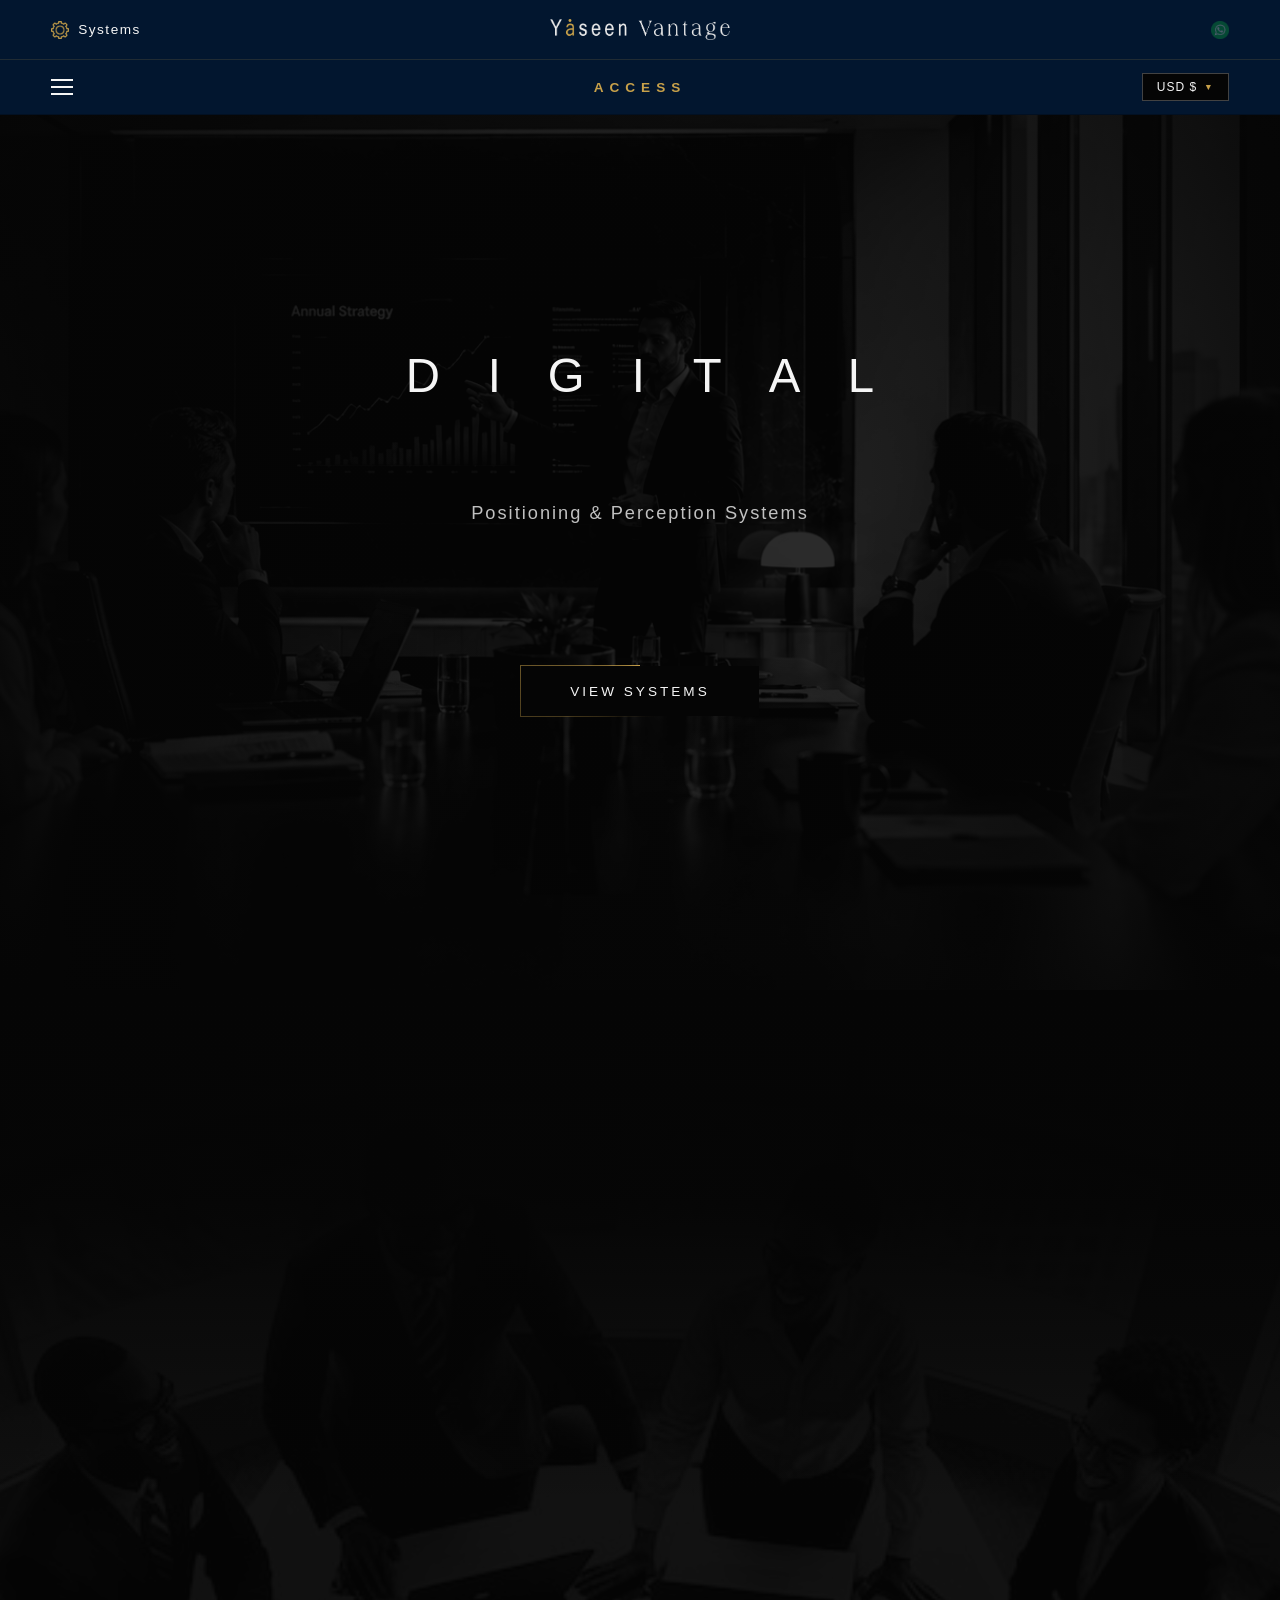
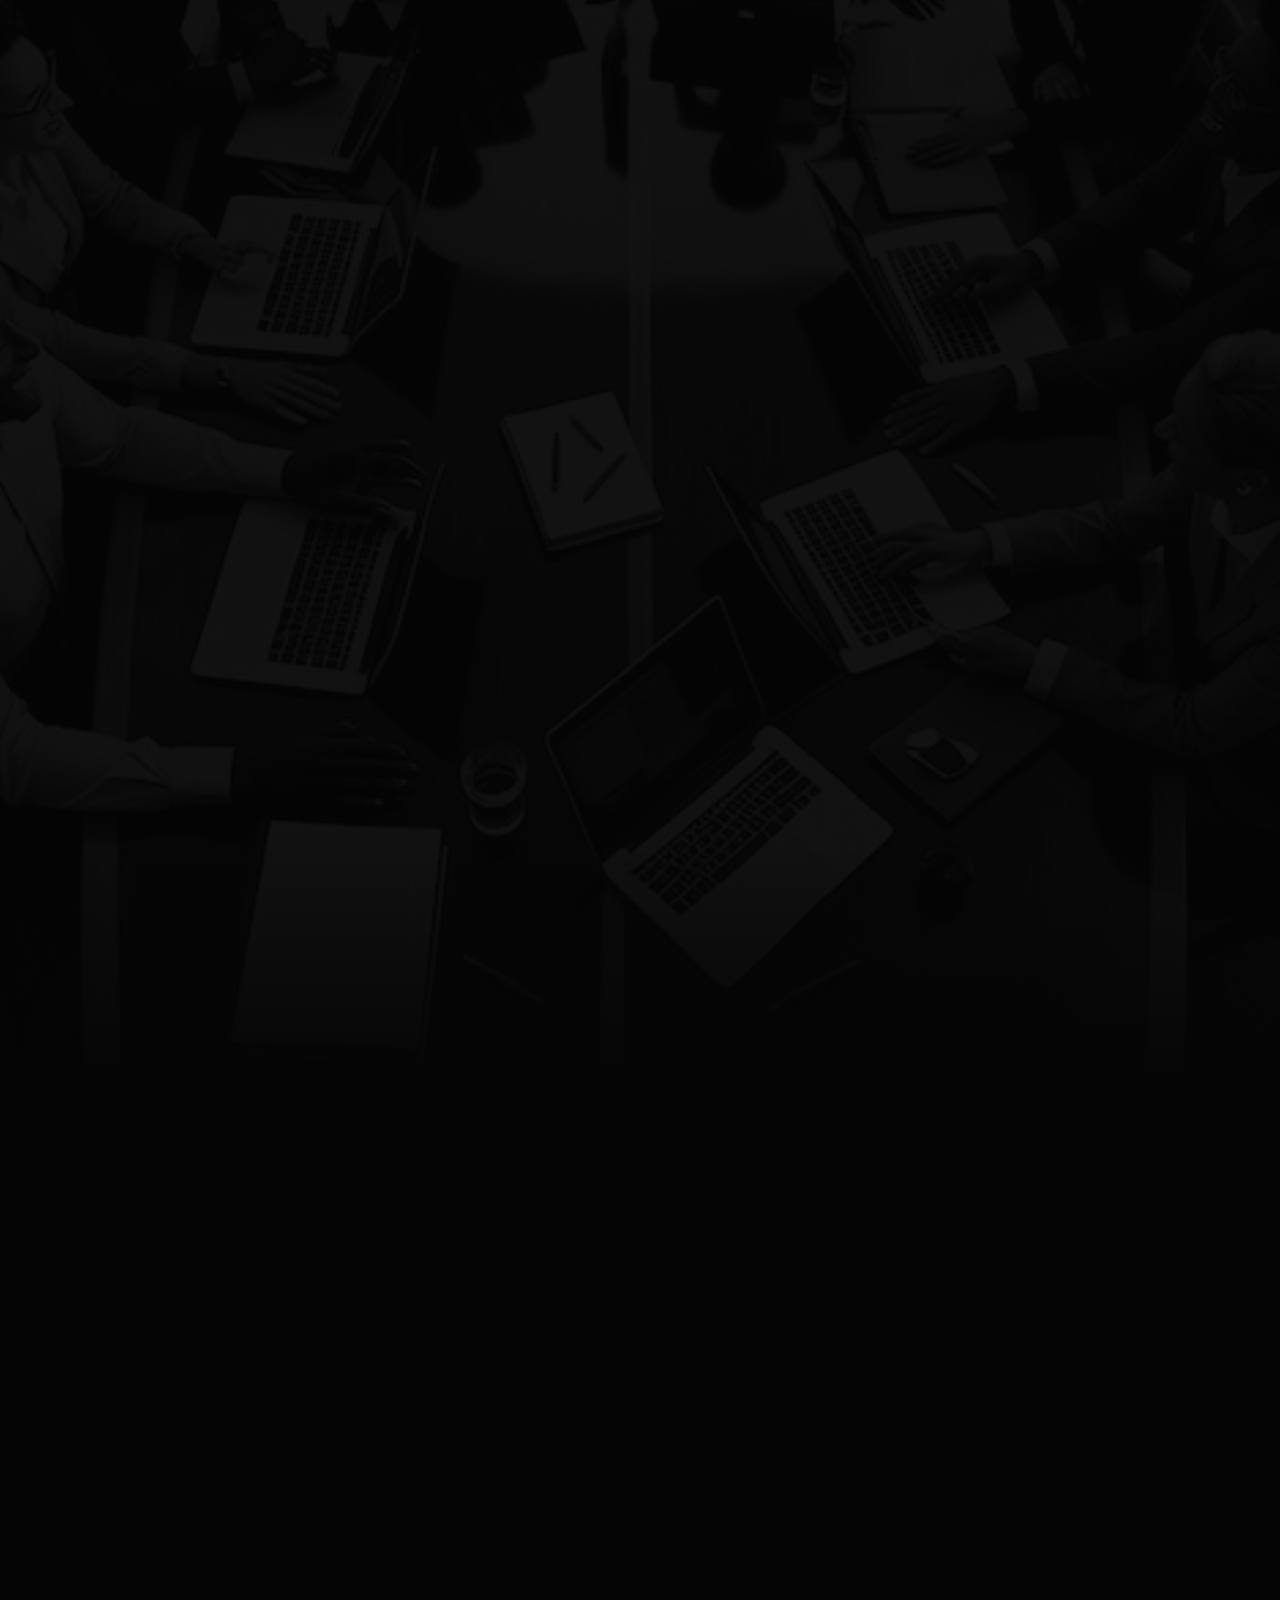
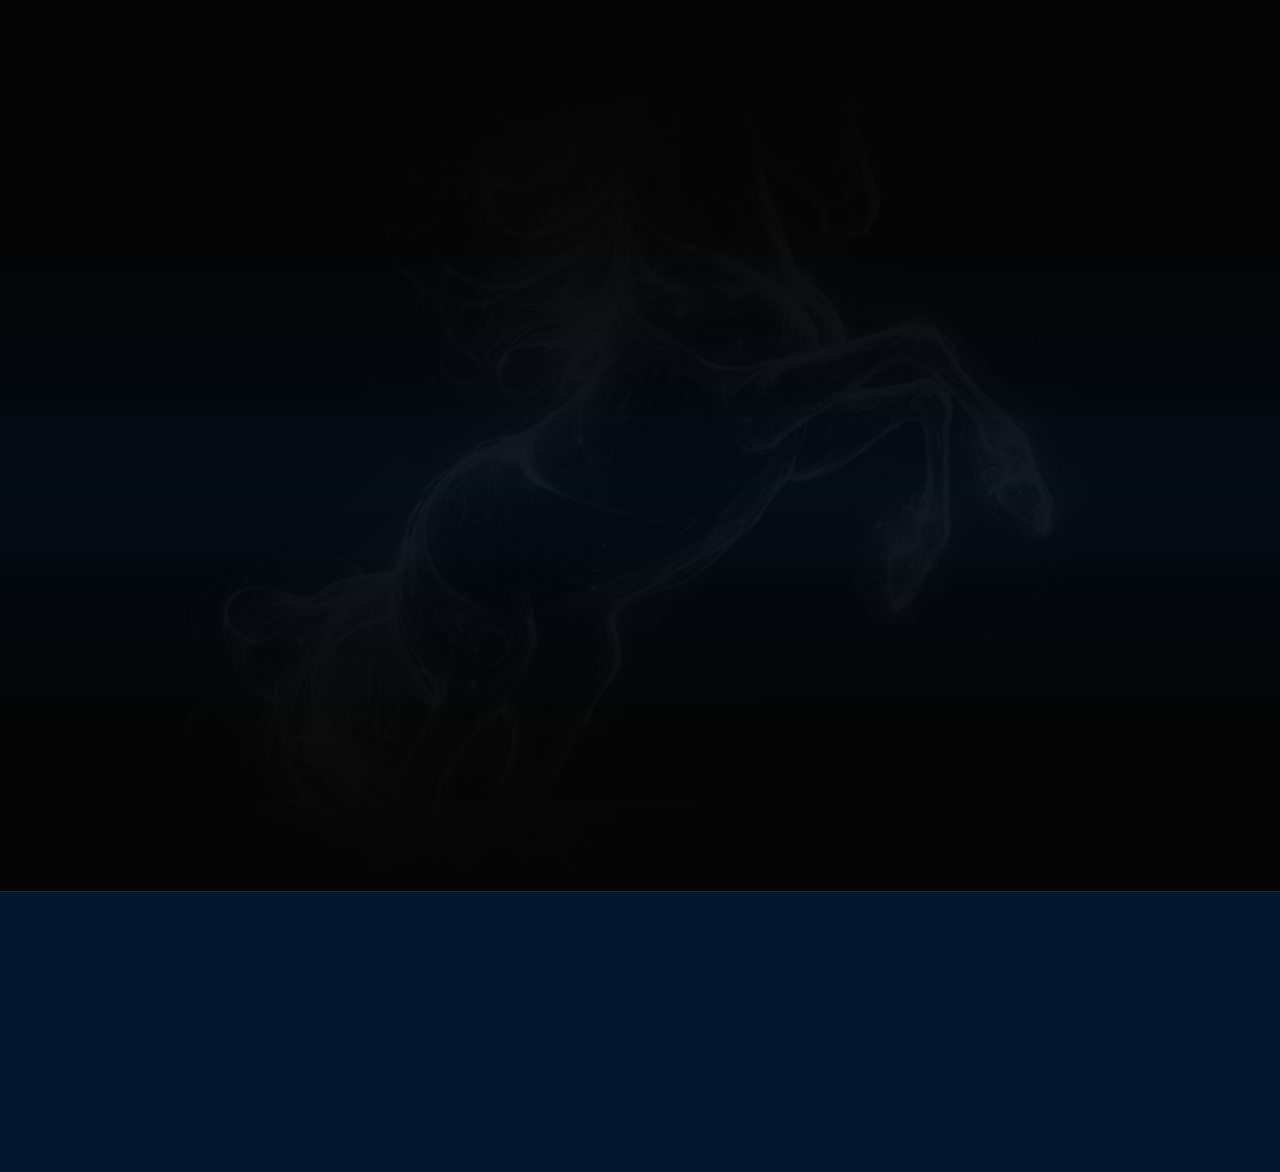
<file: index.html>
<!doctype html>
<html lang="en">
  <head>
    <meta charset="UTF-8" />
    <link rel="icon" type="image/png" href="images/icon.png" />
    <meta name="viewport" content="width=device-width, initial-scale=1.0" />
    <title>YASEEN VANTAGE™ | Digital Positioning & Perception Systems </title>
     <meta
      name="description"
      content="Yaseen Vantage is an Elite Boutique Enterprise Firm. Creators of The Square Matrix - a time-compressed infrastructure that eliminates brand fragmentation for high-level founders worldwide."
    />
    <meta
      name="keywords"
      content="brand authority, digital positioning, perception systems, global brand firm, elite boutique enterprise, time-compressed infrastructure, the square matrix"
    />
    <meta name="author" content="Mr Yasini A. Hamisi" />

    <!-- Open Graph -->
    <meta
      property="og:title"
      content="Yaseen Vantage™ | Digital Positioning & Perception Systems"
    />
    <meta
      property="og:description"
      content="At Yaseen Vantage - We engineer The Square Matrix™, a strategic, time-compressed infrastructure that eliminates brand fragmentation for high-level founders worldwide."
    />
    <meta
      property="og:image"
      content="https://yaseenvantage.com/images/brand-main-cover1.png"
    />
    <meta property="og:url" content="https://yaseenvantage.com/" />
    <meta property="og:type" content="website" />
    <meta property="og:site_name" content="Yaseen Vantage" />

    <!-- Twitter Card -->
    <meta name="twitter:card" content="summary_large_image" />
    <meta
      name="twitter:title"
      content="Yaseen Vantage | Digital Positioning & Perception Systems"
    />
    <meta
      name="twitter:description"
      content="Time-compressed infrastructure that eliminates brand fragmentation worldwide."
    />
    <meta
      name="twitter:image"
      content="https://yaseenvantage.com/images/brand-main-cover1.png"
    />

    <!-- Canonical -->
    <link rel="canonical" href="https://yaseenvantage.com/" />
    <link rel="stylesheet" href="css/style.css" />
    <script type="application/ld+json">
      {
        "@context": "https://schema.org",
        "@type": "Organization",
        "name": "Yaseen Vantage",
        "alternateName": "Yaseen Vantage™",
        "url": "https://yaseenvantage.com",
        "logo": "https://yaseenvantage.com/images/icon.png",
        "description": "Elite Boutique Enterprise Firm. Creators of The Square Matrix™ - a time-compressed authority infrastructure that eliminates brand fragmentation for high-level founders worldwide.",
        "founder": {
          "@type": "Person",
          "name": "Yasini A. Hamisi",
          "jobTitle": "Authority Systems Architect",
          "url": "https://yaseenvantage.com/the-architect.html"
        },
        "foundingDate": "2026",
        "address": {
          "@type": "PostalAddress",
          "addressLocality": "Dar es Salaam",
          "addressCountry": "TZ"
        },
        "contactPoint": {
          "@type": "ContactPoint",
          "email": "principal@yaseenvantage.com",
          "contactType": "Executive"
        }
      }
    </script>
  </head>
  <body>
    <!-- MASTER DUAL-HEADER SYSTEM (LOCKED & ALIGNED) -->
    <header class="master-header">
      <!-- HEADER 1: Fixed Permanently -->
      <div class="header-top">
        <div class="header-grid unified-width-lock">
          <div class="header-left item-left">
            <a
              href="#main-systems-architecture"
              class="header-interactive-node layout-align-left"
            >
              <div class="icon-layout-shield text-icon-gap">
                <img
                  src="images/systems.png"
                  alt="Systems Framework"
                  class="local-png-node"
                />
              </div>
              <span class="text-systems">Systems</span>
            </a>
          </div>
          <div class="header-center item-center">
            <a href="index.html" class="logo-interactive-anchor">
              <div class="logo-vector-shield">
                <img
                  src="images/yaseen-vantage-logo.png"
                  alt="Yaseen Vantage"
                  class="master-png-wordmark"
                />
              </div>
            </a>
          </div>
          <div class="header-right item-right">
            <a
              href="https://wa.me/255617996962?text=Hello%20YASEEN%20VANTAGE%E2%84%A2%2C%20I%20am%20interested%20in%20building%20or%20strengthening%20my%20brand%20authority.%20I%20would%20like%20to%20discuss%20my%20brand%20with%20your%20team."
              class="header-interactive-node layout-align-right"
              target="_blank"
              rel="noopener noreferrer"
            >
              <div
                class="icon-layout-shield"
                style="transition: opacity 0.4s cubic-bezier(0.16, 1, 0.3, 1)"
              >
                <img
                  src="images/whatsapp.png"
                  alt="WhatsApp Direct"
                  class="local-png-node"
                  style="
                    opacity: 0.3;
                    transition: opacity 0.4s ease;
                    display: block;
                  "
                  onmouseover="this.style.opacity = '0.65'"
                  onmouseout="this.style.opacity = '0.3'"
                  ondragstart="return false;"
                />
              </div>
            </a>
          </div>
        </div>
      </div>

      <!-- HEADER 2: Smart Navigation Panel (Hides Behind Header 1) -->
      <div class="header-bottom">
        <div class="header-grid unified-width-lock">
          <div class="header-left item-left">
            <a href="#menu" class="header-interactive-node layout-align-left">
              <div class="menu-button">
                <span class="bar"></span>
                <span class="bar"></span>
                <span class="bar"></span>
              </div>
            </a>
          </div>
          <div class="header-center item-center">
            <!-- Updated path targets your standalone page with a clean discovery parameter -->
            <a
              href="intake-access.html?system=access"
              class="header-interactive-node"
            >
              <span class="text-access">ACCESS</span>
            </a>
          </div>
          <div class="header-right item-right">
            <div
              class="luxury-select-box layout-align-right"
              id="currencySelector"
            >
              <div class="select-trigger">
                <span id="selectedCurrency">USD $</span>
                <span class="select-arrow">▼</span>
              </div>
              <ul class="select-options-panel">
                <li data-value="USD">USD $</li>
                <li data-value="EUR">EUR €</li>
                <li data-value="GBP">GBP £</li>
                <li data-value="AED">AED د.إ</li>
                <li data-value="TZS">TZS</li>
              </ul>
            </div>
          </div>
        </div>
      </div>
    </header>

    <!-- CINEMATIC HERO POSITIONING ENGINE -->
    <section class="hero-system">
      <div class="hero-media-container">
        <img
          src="images/hero-image-2.png"
          alt="White Horse Legacy Visual"
          class="hero-img-node"
        />
        <div class="hero-vignette-mask"></div>
      </div>

      <div class="hero-content-matrix">
        <!-- 1. HARD-LOCKED SINGLE ROW FOR RANDOM REVEAL TRANSITIONS -->
        <h1 class="primary-headline">
          <span class="random-reveal-char" style="--reveal-idx: 4">D</span>
          <span class="random-reveal-char" style="--reveal-idx: 1">I</span>
          <span class="random-reveal-char" style="--reveal-idx: 6">G</span>
          <span class="random-reveal-char" style="--reveal-idx: 3">I</span>
          <span class="random-reveal-char" style="--reveal-idx: 5">T</span>
          <span class="random-reveal-char" style="--reveal-idx: 2">A</span>
          <span class="random-reveal-char" style="--reveal-idx: 7">L</span>
        </h1>

        <!-- 2. CO-AXIAL BALANCED SUB-TEXT ROW -->
        <p
          class="supporting-perception-label-deck recursive-reveal reveal-delay-1"
        >
          Positioning & Perception Systems
        </p>

        <!-- 3. PERFECTLY BOUND CO-AXIAL ENTRANCE ACTION DECK -->
        <div class="action-wrapper recursive-reveal reveal-delay-3">
          <a
            href="#main-systems-architecture"
            style="text-decoration: none; display: inline-block"
            ondragstart="return false;"
          >
            <button class="btn-live-system">
              <span class="btn-inner-text">VIEW SYSTEMS</span>
            </button>
          </a>
        </div>
      </div>
    </section>

    <!-- LIVE TRIGGER ENGINE FOR MIXED CHARACTER PAINT MOUNT -->
    <script>
      document.addEventListener("DOMContentLoaded", () => {
        // Triggers the randomized text sequence fading variables softly
        setTimeout(() => {
          document.querySelectorAll(".random-reveal-char").forEach((char) => {
            char.classList.add("char-reveal-active");
          });
        }, 300);
      });
    </script>

    <!-- =========================================================================
         SURGICAL PHASE: MAIN SYSTEMS™ ARCHITECTURE SECTION BLOCK
         ========================================================================= -->
    <main id="main-systems-architecture" class="systems-engine-container">
      <!-- Local Deep Grayscale Section Continuum Backdrop Overlay -->
      <div class="systems-section-backdrop">
        <img
          src="images/meeting.jpg"
          alt="Ecosystem Continuum Visual"
          class="backdrop-texture-node"
        />
        <div class="systems-vignette-layer"></div>
      </div>

      <div class="systems-central-matrix unified-width-lock">
        <!-- Section Primary Master Heading Block -->
        <div class="section-title-wrap recursive-reveal">
          <h2 class="section-authority-heading">DIGITAL SYSTEMS</h2>
        </div>

        <!-- SYSTEM BLOCK 1: WHITE HORSE™ SYSTEM -->
        <div class="system-structural-row recursive-reveal">
          <!-- Clickable High Ticket Collective Asset Card Column -->
          <div class="system-column-left">
            <a
              href="white-horse.html#whitehorseMainStage"
              class="asset-card-link"
            >
              <div class="asset-card-frame">
                <img
                  src="images/white-horse-card.png"
                  alt="WHITE HORSE™ Collectible Asset"
                  class="local-card-png"
                />
              </div>
            </a>
          </div>
          <!-- Premium Framework Metric Details Column -->
          <div class="system-column-right">
            <h3 class="system-tier-title">Private Authority Architecture</h3>
            <p class="system-tier-description">
              For high level founders and premium enterprises.
            </p>
            <div class="system-tier-badge badge-private">Invitation Only</div>
          </div>
        </div>

        <!-- SYSTEM BLOCK 2: DYNAST™ SYSTEM -->
        <div class="system-structural-row recursive-reveal">
          <!-- Clickable High Ticket Collective Asset Card Column -->
          <div class="system-column-left">
            <a href="dynast.html#dynastyMainStage" class="asset-card-link">
              <div class="asset-card-frame">
                <img
                  src="images/dynast-card.png"
                  alt="DYNAST™ Collectible Asset"
                  class="local-card-png"
                />
              </div>
            </a>
          </div>
          <!-- Premium Framework Metric Details Column -->
          <div class="system-column-right">
            <h3 class="system-tier-title">Amplify Your Authority</h3>
            <p class="system-tier-description">
              For founders and established brands ready to lead their market.
            </p>
            <div class="price-container-lock" data-nosnippet>
              <span class="price-numerical-tag" data-nosnippet>$15,000+</span>
            </div>
            <span class="system-tier-label">Access Request</span>
          </div>
        </div>

        <!-- SYSTEM BLOCK 3: EMIR™ SYSTEM -->
        <div class="system-structural-row recursive-reveal">
          <!-- Clickable High Ticket Collective Asset Card Column -->
          <div class="system-column-left">
            <a href="emir.html#emirMainStage" class="asset-card-link">
              <div class="asset-card-frame">
                <img
                  src="images/emir-card.png"
                  alt="EMIR™ Collectible Asset"
                  class="local-card-png"
                />
              </div>
            </a>
          </div>
          <!-- Premium Framework Metric Details Column -->
          <div class="system-column-right">
            <h3 class="system-tier-title">Build Your Presence</h3>
            <p class="system-tier-description">
              Perfect for founders, entrepreneurs and businesses starting their
              authority journey.
            </p>
           <div class="price-container-lock" data-nosnippet>
              <span class="price-numerical-tag" data-nosnippet>$6,500+</span>
            </div>
            <span class="system-tier-label">Access</span>
          </div>
        </div>
      </div>
    </main>

    <!-- =========================================================================
         SURGICAL PHASE: SELECTIVE ENHANCEMENTS™ COMMERCE PIPELINE CATALOG
         ========================================================================= -->
    <section
      id="selective-enhancements-catalog"
      class="enhancements-engine-container"
    >
      <!-- Center-Aligned Master Heading Architecture -->
      <div class="enhancements-title-wrap-center recursive-reveal">
        <h2 class="section-authority-heading heading-centered-lock">
          SELECTIVE ENHANCEMENTS
        </h2>
      </div>

      <!-- Widescreen Edge-to-Edge Corporate Image Shield Banner Layer -->
      <div class="corporate-banner-shield recursive-reveal">
        <img
          src="images/business-meeting.jpg"
          alt="Corporate Framework Environment"
          class="banner-media-node"
        />
        <div class="banner-gradient-shroud"></div>
      </div>

      <!-- Balanced Horizontal Infinite Autoplay Carousel Track Matrix -->
      <div
        class="enhancements-carousel-viewport unified-width-lock recursive-reveal"
      >
        <div class="carousel-infinite-track" id="enhancementsTrack">
          <!-- CARD 1: LOGO AUTHORITY ($2,000) -->
          <a
            href="intake-access.html?system=custom&item=logo"
            class="enhancement-collectible-card"
            ondragstart="return false;"
          >
            <div class="enhancement-card-inner obsidian-luxury-panel">
              <div class="enhancement-icon-shield">
                <span class="css-geometric-marker icon-shield-box"></span>
              </div>
              <h3 class="enhancement-card-title">LOGO AUTHORITY</h3>
              <p class="enhancement-card-tagline">
                Own the immediate visual perception of market power and consumer
                brand trust.
              </p>
              <span class="enhancement-card-price">From $2,000</span>
            </div>
          </a>

          <!-- CARD 2: IDENTITY SYSTEM ($2,500) -->
          <a
            href="intake-access.html?system=custom&item=whatsapp"
            class="enhancement-collectible-card"
            ondragstart="return false;"
          >
            <div class="enhancement-card-inner obsidian-luxury-panel">
              <div class="enhancement-icon-shield">
                <span
                  class="css-geometric-marker icon-compass-box"
                  style="border-radius: 4px !important"
                ></span>
              </div>
              <h3 class="enhancement-card-title">IDENTITY SYSTEM</h3>
              <p class="enhancement-card-tagline">
                A highly structural corporate framework dossier engineered to
                anchor absolute signature and market presence.
              </p>
              <span class="enhancement-card-price">From $2,500</span>
            </div>
          </a>

          <!-- CARD 3: WHATSAPP BRANDING™ SUITE ($1,500) -->
          <a
            href="intake-access.html?system=custom&item=profile"
            class="enhancement-collectible-card"
            ondragstart="return false;"
          >
            <div class="enhancement-card-inner obsidian-luxury-panel">
              <div class="enhancement-icon-shield">
                <span class="css-geometric-marker icon-dossier-box"></span>
              </div>
              <h3 class="enhancement-card-title">WHATSAPP BRANDING™ SUITE</h3>
              <p class="enhancement-card-tagline">
                Complete professional interface. Custom preference and authority
                profile styling.
              </p>
              <span class="enhancement-card-price">From $1,500</span>
            </div>
          </a>

          <!-- CARD 4: BRAND DIRECTION™ ($3,500) -->
          <a
            href="intake-access.html?system=custom&item=direction"
            class="enhancement-collectible-card"
            ondragstart="return false;"
          >
            <div class="enhancement-card-inner obsidian-luxury-panel">
              <div class="enhancement-icon-shield">
                <span class="css-geometric-marker icon-network-box"></span>
              </div>
              <h3 class="enhancement-card-title">BRAND DIRECTION™</h3>
              <p class="enhancement-card-tagline">
                Strategic blueprint engineered for absolute market dominance.
              </p>
              <span class="enhancement-card-price">From $3,500</span>
            </div>
          </a>

          <!-- CARD 5: LANDING PAGE AUTHORITY™ ($3,000) -->
          <a
            href="intake-access.html?system=custom&item=landing"
            class="enhancement-collectible-card"
            ondragstart="return false;"
          >
            <div class="enhancement-card-inner obsidian-luxury-panel">
              <div class="enhancement-icon-shield">
                <span
                  class="css-geometric-marker icon-compass-box"
                  style="transform: rotate(90deg) !important"
                ></span>
              </div>
              <h3 class="enhancement-card-title">LANDING PAGE AUTHORITY™</h3>
              <p class="enhancement-card-tagline">
                High-conversion single viewport digital real estate.
              </p>
              <span class="enhancement-card-price">From $3,000</span>
            </div>
          </a>

          <!-- CARD 6: PRESENTATION SYSTEM™ ($1,500) -->
          <a
            href="intake-access.html?system=custom&item=presentation"
            class="enhancement-collectible-card"
            ondragstart="return false;"
          >
            <div class="enhancement-card-inner obsidian-luxury-panel">
              <div class="enhancement-icon-shield">
                <span class="css-geometric-marker icon-console-box"></span>
              </div>
              <h3 class="enhancement-card-title">PRESENTATION SYSTEM™</h3>
              <p class="enhancement-card-tagline">
                Executive slide mechanics engineered to win high-ticket mandates
                and corporate alliances.
              </p>
              <span class="enhancement-card-price">From $1,500</span>
            </div>
          </a>

          <!-- CARD 7: WEBSITE MONOLITH™ SYSTEM ($5,000) -->
          <a
            href="intake-access.html?system=custom&item=website"
            class="enhancement-collectible-card"
            ondragstart="return false;"
          >
            <div class="enhancement-card-inner obsidian-luxury-panel">
              <div class="enhancement-icon-shield">
                <span class="css-geometric-marker icon-portal-box"></span>
              </div>
              <h3 class="enhancement-card-title">WEBSITE MONOLITH™ SYSTEM</h3>
              <p class="enhancement-card-tagline">
                Full-scale corporate presence digital infrastructure.
              </p>
              <span class="enhancement-card-price">From $5,000</span>
            </div>
          </a>

          <!-- CARD 8: DASHBOARD INTERFACE™ ($4,000) -->
          <a
            href="intake-access.html?system=custom&item=dashboard"
            class="enhancement-collectible-card"
            ondragstart="return false;"
          >
            <div class="enhancement-card-inner obsidian-luxury-panel">
              <div class="enhancement-icon-shield">
                <span class="css-geometric-marker icon-network-box"></span>
              </div>
              <h3 class="enhancement-card-title">DASHBOARD INTERFACE™</h3>
              <p class="enhancement-card-tagline">
                Proprietary portal frameworks that command elite perception and
                isolate performance records securely.
              </p>
              <span class="enhancement-card-price">From $4,500</span>
            </div>
          </a>

          <!-- DUPLICATE SET FOR INFINITE LOOPING CONTINUUM (DRAG PREVENT SHIELDS INJECTED) -->
          <!-- =========================================================================
               🔒 YASEEN VANTAGE™ | DUPLICATE SLIDE 1: LOGO AUTHORITY
               ========================================================================= -->
          <a
            href="intake-access.html?system=custom&item=logo"
            class="enhancement-collectible-card"
            ondragstart="return false;"
          >
            <div class="enhancement-card-inner obsidian-luxury-panel">
              <div class="enhancement-icon-shield">
                <span class="css-geometric-marker icon-shield-box"></span>
              </div>
              <h3 class="enhancement-card-title">LOGO AUTHORITY</h3>
              <p class="enhancement-card-tagline">
                Own the immediate visual perception of market power and consumer
                brand trust.
              </p>
              <span class="enhancement-card-price">From $2,000</span>
            </div>
          </a>

          <!-- =========================================================================
               🔒 YASEEN VANTAGE™ | DUPLICATE SLIDE 2: IDENTITY SYSTEM
               ========================================================================= -->
          <a
            href="intake-access.html?system=custom&item=whatsapp"
            class="enhancement-collectible-card"
            ondragstart="return false;"
          >
            <div class="enhancement-card-inner obsidian-luxury-panel">
              <div class="enhancement-icon-shield">
                <span
                  class="css-geometric-marker icon-compass-box"
                  style="border-radius: 4px !important"
                ></span>
              </div>
              <h3 class="enhancement-card-title">IDENTITY SYSTEM</h3>
              <p class="enhancement-card-tagline">
                A highly structural corporate framework dossier engineered to
                anchor absolute signature and market presence.
              </p>
              <span class="enhancement-card-price">From $2,500</span>
            </div>
          </a>

          <!-- =========================================================================
               🔒 YASEEN VANTAGE™ | DUPLICATE SLIDE 3: WHATSAPP BRANDING™ SUITE
               ========================================================================= -->
          <a
            href="intake-access.html?system=custom&item=profile"
            class="enhancement-collectible-card"
            ondragstart="return false;"
          >
            <div class="enhancement-card-inner obsidian-luxury-panel">
              <div class="enhancement-icon-shield">
                <span class="css-geometric-marker icon-dossier-box"></span>
              </div>
              <h3 class="enhancement-card-title">WHATSAPP BRANDING™ SUITE</h3>
              <p class="enhancement-card-tagline">
                Complete professional interface. Custom preference and authority
                profile styling.
              </p>
              <span class="enhancement-card-price">From $1,500</span>
            </div>
          </a>

          <!-- =========================================================================
               🔒 YASEEN VANTAGE™ | DUPLICATE SLIDE 4: BRAND DIRECTION™
               ========================================================================= -->
          <a
            href="intake-access.html?system=custom&item=direction"
            class="enhancement-collectible-card"
            ondragstart="return false;"
          >
            <div class="enhancement-card-inner obsidian-luxury-panel">
              <div class="enhancement-icon-shield">
                <span class="css-geometric-marker icon-network-box"></span>
              </div>
              <h3 class="enhancement-card-title">BRAND DIRECTION™</h3>
              <p class="enhancement-card-tagline">
                Strategic blueprint engineered for absolute market dominance.
              </p>
              <span class="enhancement-card-price">From $3,500</span>
            </div>
          </a>
        </div>
      </div>

      <div class="manual-slider-track-wrapper recursive-reveal">
        <div class="manual-slider-rail">
          <!-- The interactive gold selector track element that clients can pull manually -->
          <input
            type="range"
            id="manualCarouselSliderBar"
            min="0"
            max="100"
            value="0"
            class="manual-slider-thumb-bar"
            aria-label="Manual Carousel Control"
          />
        </div>
        <p class="manual-slider-instruction-tag">
          ◄ HOLD & SLIDE BAR TO INSPECT EXTENSIONS MANUALLY ►
        </p>
      </div>

      <!-- =========================================================================
           🔒 FIXED BESPOKE CALLOUT INFRASTRUCTURE
           PRODUCTION MASTER SECURITY: Decouples text nodes from the button flex container 
           🔒 FIXED FOR MOBILE GLASS: Injects dynamic text clamping and safety width limits 
           to permanently pull text lines off screen borders and restore pristine spacing!
           ========================================================================= -->
      <div
        class="enhancements-action-strip recursive-reveal"
        style="
          display: flex;
          flex-direction: column;
          align-items: center;
          text-align: center;
          margin-top: 60px;
          width: 100%;
        "
      >
        <!-- 🔒 INFORMATIVE NOTICE: Clamped dynamically with built-in 90% horizontal boundary cushions -->
        <p
          class="manual-slider-instruction-tag"
          style="
            width: 90% !important;
            max-width: 650px;
            margin: 0 auto 35px auto;
            font-size: clamp(0.68rem, 2.5vw, 0.76rem) !important;
            line-height: 1.6;
            color: rgba(245, 245, 245, 0.45) !important;
            font-style: italic !important;
            letter-spacing: 1px !important;
            text-transform: none !important;
          "
        >
          Need a Bespoke Enhancement not listed? Submit your custom requirement
          below. We will review it and send a precise valuation within 24 hours.
        </p>

        <!-- Button lane container completely isolated to guarantee pristine rectangular dimensions -->
        <div style="display: block; width: auto; margin: 0 auto">
          <a
            href="intake-access.html?system=custom"
            class="btn-ghost-request"
            style="display: inline-flex"
            >CUSTOM REQUEST</a
          >
        </div>
      </div>
    </section>

    <!-- =========================================================================
         SURGICAL PHASE: YASEEN VANTAGE™ TRANSFORMATION SCRIPT MODULE (QUAD SYSTEMS)
         ========================================================================= -->
    <section
      id="authority-transformation-script"
      class="transformation-engine-container"
    >
      <div class="transformation-central-matrix">
        <!-- Module Center-Aligned Heading Architecture -->
        <div class="transform-title-wrap-center recursive-reveal">
          <h2 class="section-authority-heading heading-centered-lock">
            AUTHORITY TRANSFORMATIONS
          </h2>
        </div>

        <!-- THE UNIFIED 4-CONTAINER MANUAL HORIZONTAL SWIPE RIBBON SYSTEM -->
        <div class="transformation-pods-shield recursive-reveal">
          <div class="transformation-flow-grid">
            <!-- POD 1: BEFORE -->
            <div class="transformation-luxury-pod obsidian-luxury-panel">
              <div class="transformation-image-shield container-gold-border">
                <img
                  src="images/beforeog1.jpg"
                  alt="Baseline Fragmented Perception State"
                  class="local-script-png"
                />
              </div>
              <div class="script-text-block-wrap">
                <span class="script-status-label status-before">BEFORE</span>
                <div class="luxury-explanation-paragraph">
                  <p class="primary-explanation-text">
                    You are highly exceptional, possessing immense expertise,
                    clear results, and an ambitious business vision.
                  </p>
                  <p class="secondary-explanation-subtext">
                    However, your market positioning remains fragmented and
                    unclear, causing you to chase attention when you should be
                    commanding it.
                  </p>
                </div>
              </div>
            </div>

            <!-- POD 2: THE SHIFT -->
            <div
              class="transformation-luxury-pod obsidian-luxury-panel active-shift-pod"
            >
              <div class="transformation-image-shield container-gold-border">
                <img
                  src="images/the-shiftog1.jpg"
                  alt="Engineering Authority Shift Phase"
                  class="local-script-png"
                />
              </div>
              <div class="script-text-block-wrap">
                <span class="script-status-label status-shift">THE SHIFT</span>
                <div class="luxury-explanation-paragraph">
                  <p class="primary-explanation-text">
                    True market authority is never created by talent alone - it
                    must be intentionally engineered.
                  </p>
                  <p class="secondary-explanation-subtext">
                    Perception is structurally designed and influence is
                    strategically positioned, forcing global markets to
                    naturally respond to what they see.
                  </p>
                </div>
              </div>
            </div>

            <!-- POD 3: AFTER -->
            <div class="transformation-luxury-pod obsidian-luxury-panel">
              <div class="transformation-image-shield container-gold-border">
                <img
                  src="images/after3.jpg"
                  alt="Intentional Strategic Authority Presence"
                  class="local-script-png"
                />
              </div>
              <div class="script-text-block-wrap">
                <span class="script-status-label status-after">AFTER</span>
                <div class="luxury-explanation-paragraph">
                  <p class="primary-explanation-text">
                    Your professional presence becomes entirely intentional,
                    controlled, and strategically positioned.
                  </p>
                  <p class="secondary-explanation-subtext">
                    Your brand effectively communicates premium value before you
                    speak, allowing opportunities to recognize you and market
                    trust to compound.
                  </p>
                </div>
              </div>
            </div>

            <!-- POD 4: THE OUTCOME (NEW HARMONIZED VISUAL ELEMENT) -->
            <div class="transformation-luxury-pod obsidian-luxury-panel">
              <div class="transformation-image-shield container-gold-border">
                <img
                  src="images/outcome.jpg"
                  alt="Final Market Legacy Dominance State"
                  class="local-script-png"
                />
              </div>
              <div class="script-text-block-wrap">
                <span class="script-status-label status-outcome"
                  >THE OUTCOME</span
                >
                <div class="luxury-explanation-paragraph">
                  <p class="primary-explanation-text">
                    Not more noise, content, or redundant marketing - you secure
                    an unbreachable strategic market position.
                  </p>
                  <p class="secondary-explanation-subtext">
                    A clearer perception, a more powerful authority, and an
                    enduring digital ecosystem built entirely for legacy and
                    market dominance.
                  </p>
                </div>
              </div>
              <!-- Locate these final closing lines in your HTML file: -->
            </div>
          </div>
        </div>

        <!-- SURGICAL INJECTION: GEOMETRIC INDICATOR TRACKING DOTS MATRIX -->
        <div
          class="luxury-indicator-dots-panel recursive-reveal"
          id="transformationDots"
        >
          <span class="indicator-dot active-dot" data-slide="0"></span>
          <span class="indicator-dot" data-slide="1"></span>
          <span class="indicator-dot" data-slide="2"></span>
          <span class="indicator-dot" data-slide="3"></span>
        </div>
      </div>
    </section>

    <!-- =========================================================================
         SURGICAL PHASE: VISIONARY BRANDS TRUST FACTOR MATRIX (UNPREDICTABLE GAME MATRIX)
         ========================================================================= -->
    <section id="visionary-brands-trust" class="brands-engine-container">
      <!-- Center-Aligned Mini Prestige Label Container -->
      <div class="brands-title-wrap-center recursive-reveal">
        <span class="brands-authority-tagline"
          >TRUSTED BY VISIONARY BRANDS</span
        >
      </div>

      <!-- HARDWARE ACCELERATED UNPREDICTABLE INTERACTION GRID MATRIX -->
      <div class="brands-icon-grid-capsule unified-width-lock recursive-reveal">
        <!-- LOGO SLOT 1 -->
        <div class="brand-cell-slot">
          <div class="brand-logo-vector swap-track-1">
            <img
              src="images/qudrat.png"
              alt="Visionary Client Asset 1"
              class="local-brand-logo-png"
            />
          </div>
        </div>

        <!-- LOGO SLOT 2 -->
        <div class="brand-cell-slot">
          <div class="brand-logo-vector swap-track-2">
            <img
              src="images/another-level.png"
              alt="Visionary Client Asset 2"
              class="local-brand-logo-png"
            />
          </div>
        </div>

        <!-- LOGO SLOT 3 -->
        <div class="brand-cell-slot">
          <div class="brand-logo-vector swap-track-3">
            <img
              src="images/mar-film.png"
              alt="Visionary Client Asset 3"
              class="local-brand-logo-png"
            />
          </div>
        </div>

        <!-- LOGO SLOT 4 -->
        <div class="brand-cell-slot">
          <div class="brand-logo-vector swap-track-4">
            <img
              src="images/soft-essence1.png"
              alt="Visionary Client Asset 4"
              class="local-brand-logo-png"
            />
          </div>
        </div>

        <!-- LOGO SLOT 5 -->
        <div class="brand-cell-slot">
          <div class="brand-logo-vector swap-track-5">
            <img
              src="images/rowaru.png"
              alt="Visionary Client Asset 5"
              class="local-brand-logo-png"
            />
          </div>
        </div>

        <!-- LOGO SLOT 6 -->
        <div class="brand-cell-slot">
          <div class="brand-logo-vector swap-track-6">
            <img
              src="images/mosha.png"
              alt="Visionary Client Asset 6"
              class="local-brand-logo-png"
            />
          </div>
        </div>

        <!-- LOGO SLOT 7 -->
        <div class="brand-cell-slot">
          <div class="brand-logo-vector swap-track-7">
            <img
              src="images/richson.png"
              alt="Visionary Client Asset 7"
              class="local-brand-logo-png"
            />
          </div>
        </div>

        <!-- LOGO SLOT 8 -->
        <div class="brand-cell-slot">
          <div class="brand-logo-vector swap-track-8">
            <img
              src="images/dopax-dominion.png"
              alt="Visionary Client Asset 8"
              class="local-brand-logo-png"
            />
          </div>
        </div>
      </div>
    </section>

    <!-- =========================================================================
         SURGICAL PHASE: SECURE PAYMENT DESK™ INTAKE GATE (HORIZONTAL TRACK CORE)
         ========================================================================= -->
    <section id="secure-payment-desk" class="payment-engine-container">
      <div class="payment-central-matrix">
        <!-- Module Center-Aligned Heading Architecture -->
        <div class="payment-title-wrap-center recursive-reveal">
          <h2 class="section-authority-heading heading-centered-lock">
            INVESTMENT PROTOCOLS
          </h2>
        </div>

        <!-- THE MANUAL HORIZONTAL SWIPE VIEWPORT SHIELD -->
        <div class="payment-pods-shield recursive-reveal">
          <div class="payment-flow-grid">
            <!-- TERM BLOCK 1: AUTHORITY SYSTEMS™ -->
            <div class="payment-luxury-pod obsidian-luxury-panel">
              <div class="payment-card-header-row">
                <div class="luxury-numeric-ring">01</div>
                <h3 class="payment-section-heading">AUTHORITY SYSTEMS™</h3>
              </div>
              <div class="payment-card-body-track">
                <p class="financial-scope-text">
                  Framework models (<strong class="text-white">EMIR™</strong>,
                  <strong class="text-white">DYNAST™</strong>,
                  <strong class="text-white">WHITE HORSE™</strong>) require a
                  mandatory initial placement retainer of
                  <strong class="text-gold"
                    >60% before deployment operations begin</strong
                  >.
                </p>
                <p class="financial-scope-text">
                  The remaining balance of
                  <strong class="text-white">40%</strong> is processed
                  immediately upon final infrastructure completion and formal
                  executive approval.
                </p>
                <p class="financial-sub-callout-text">
                  * Single-transaction upfront pathways are available for
                  accelerated tracking.
                </p>
              </div>
            </div>

            <!-- TERM BLOCK 2: SELECTIVE ENHANCEMENTS™ -->
            <div class="payment-luxury-pod obsidian-luxury-panel">
              <div class="payment-card-header-row">
                <div class="luxury-numeric-ring">02</div>
                <h3 class="payment-section-heading">SELECTIVE ENHANCEMENTS™</h3>
              </div>
              <div class="payment-card-body-track">
                <p class="financial-scope-text">
                  All Selective Enhancements mandates require
                  <strong class="text-gold"
                    >full upfront transaction clearance</strong
                  >
                  before work commences.
                </p>
                <p class="financial-scope-text">
                  This structural condition remains fixed due to the condensed
                  delivery timelines, locked resource allocation, and static
                  execution scope of standalone assets.
                </p>
              </div>
            </div>

            <!-- TERM BLOCK 3: ACCEPTED CHANNELS & METADATA (🔒 RAZOR-SHARP VERTICAL ALIGNMENT PACK) -->
            <div
              class="payment-luxury-pod obsidian-luxury-panel"
              style="
                display: flex;
                flex-direction: column;
                height: 100%;
                box-sizing: border-box;
              "
            >
              <div class="payment-card-header-row" style="margin-bottom: 35px">
                <div class="luxury-numeric-ring">03</div>
                <h3 class="payment-section-heading">ACCEPTED METHODS</h3>
              </div>

              <!-- 🔒 UNIFIED HEIGHT DISTRIBUTION MATRIX -->
              <div
                class="payment-card-body-track track-center-align"
                style="
                  display: flex;
                  flex-direction: column;
                  justify-content: flex-start;
                  flex-grow: 1;
                  width: 100%;
                  gap: 32px;
                "
              >
                <!-- 🔒 PERFECT ALIGNMENT WRAPPER BLOCK
                     Hard-locks both lines to left-align from the exact same vertical axis point, 
                     while keeping the entire structural list centered inside the luxury card! -->
                <div
                  style="
                    display: block;
                    width: 245px;
                    margin: 0 auto;
                    text-align: left !important;
                  "
                >
                  <!-- PROTOCOL 1: AUTOMATED DIGITAL CLEARANCE -->
                  <div style="width: 100%; margin-bottom: 32px">
                    <p
                      style="
                        font-size: 14.5px;
                        font-weight: 500;
                        color: #ffffff;
                        letter-spacing: 0.5px;
                        margin: 0;
                        font-family: inherit;
                        line-height: 1.5;
                        text-align: left !important;
                      "
                    >
                      1. PayPal &nbsp;|&nbsp; Debit or Credit Card
                    </p>
                  </div>

                  <!-- PROTOCOL 2: ANCHORED INSTITUTIONAL SETTLEMENTS -->
                  <div style="width: 100%">
                    <p
                      style="
                        font-size: 14.5px;
                        font-weight: 500;
                        color: #ffffff;
                        letter-spacing: 0.5px;
                        margin: 0 0 4px 0;
                        font-family: inherit;
                        line-height: 1.5;
                        text-transform: none !important;
                        text-align: left !important;
                      "
                    >
                      2. Direct Bank Transfer
                    </p>
                    <p
                      style="
                        font-size: 12px;
                        font-weight: 400;
                        color: rgba(255, 255, 255, 0.4);
                        letter-spacing: 0.5px;
                        margin: 0;
                        font-family: inherit;
                        font-style: italic !important;
                        line-height: 1.4;
                        text-transform: none !important;
                        text-align: left !important;
                        padding-left: 16px;
                      "
                    >
                      Upon invoice or proposal request.
                    </p>
                  </div>
                </div>
              </div>
            </div>
          </div>
        </div>

        <!-- SURGICAL INJECTION: GEOMETRIC INDICATOR TRACKING DOTS FOR FINANCIAL PROTOCOLS -->
        <div
          class="luxury-indicator-dots-panel mobile-only-dots-panel recursive-reveal"
          id="paymentDots"
        >
          <span class="indicator-dot active-dot" data-slide="0"></span>
          <span class="indicator-dot" data-slide="1"></span>
          <span class="indicator-dot" data-slide="2"></span>
        </div>
      </div>
    </section>

    <!-- =========================================================================
         SURGICAL PHASE: FINAL CONVERSION™ CLOSURE MATRIX (THE INVITATION INTERFACE)
         ========================================================================= -->
    <section id="final-conversion-gateway" class="final-conversion-container">
      <!-- Local Executive Cinematic Boardroom Backdrop (Slow Auto-Zooming Asset Frame) -->
      <div class="final-conversion-backdrop-shield">
        <img
          src="images/nightmare.jpg"
          alt="Corporate Legacy Framework Visual"
          class="final-zoom-media-node"
        />
        <div class="final-heavy-dark-overlay"></div>
      </div>

      <!-- Center-Centered 900px Content Core Envelope -->
      <div class="final-conversion-central-matrix unified-width-lock">
        <div class="final-content-shield-box recursive-reveal">
          <!-- Mini Executive Brand Label -->
          <span class="final-prestige-label">YASEEN VANTAGE™</span>

          <!-- 🔒 FIXED: ELITE LUXURY BUFFER RANGE EXTENSION (80PX)
               Maximizes empty space buffer parameters to completely decouple content blocks, 
               generating a massive, high-end presentation field that lets the elements breathe natively! -->
          <p
            class="final-pillars-narrative"
            style="
              color: var(--color-gold, #c8a14a) !important;
              font-style: italic !important;
              font-size: 0.82rem !important;
              letter-spacing: 1.5px !important;
              margin: 0 auto 80px auto !important;
              max-width: 650px !important;
              text-transform: none !important;
              line-height: 1.6 !important;
            "
          >
            The Square Matrix™ <br />
            "Time-compressed infrastructure that eliminates brand fragmentation
            is waiting for you."
          </p>

          <!-- Main Decision Master Headline -->
          <h2 class="final-binary-headline">BEGIN YOUR TRANSFORMATION</h2>

          <!-- Core Strategic Supporting Text Pillars (Symmetric Gold Dots Deployed) -->
          <p class="final-pillars-narrative">
            <span class="pillar-divider">•</span>
            <span>Recognition</span>
            <span class="pillar-divider">•</span>
            <span>Establishment</span>
            <span class="pillar-divider">•</span>
            <span>Legacy</span>
          </p>

          <!-- Dual Executive Action Ingestion Core Group -->
          <div class="final-action-trigger-matrix">
            <!-- PRIMARY DIRECT COMMAND ACCESS BUTTON -->
            <a
              href="intake-access.html?system=access"
              class="btn-final-access-gold"
            >
              <span class="btn-access-inner">ACCESS</span>
            </a>
          </div>
        </div>
      </div>
    </section>

    <!-- CLEAN 3-UTILITY AUTHORITY FOOTER -->
    <footer class="master-footer">
      <div class="footer-grid-container">
        <div class="footer-row row-top center-column-lock recursive-reveal">
          <p class="footer-slogan">Built for Legacy</p>
          <p class="footer-copyright">
            ©2026 YASEEN VANTAGE™ | All rights reserved
          </p>
        </div>

        <div class="footer-navigation-strip recursive-reveal">
          <div class="footer-inner-row">
            <div class="footer-links-left">
              <a href="about.html#about-engine-container">About</a>
              <span class="link-divider">|</span>
              <a href="#main-systems-architecture">Systems</a>
              <span class="link-divider">|</span>
              <a
                href="https://wa.me"
                class="footer-direct-desk-link"
                target="_blank"
                >Direct Desk</a
              >
            </div>
            <div class="footer-links-right">
              <a href="terms-and-conditions.html#termsMainStage"
                >Terms & Conditions</a
              >
              <span class="link-divider">|</span>
              <a href="privacy-policy.html#privacyMainStage">Privacy Policy</a>
              <span class="link-divider">|</span>
              <a href="cookies.html#cookieMainStage">Cookies</a>
            </div>
          </div>
        </div>

        <div
          class="footer-row row-bottom asset-categorization-grid recursive-reveal"
        >
          <div class="category-block block-social">
            <a
              href="mailto:principal@yaseenvantage.com"
              class="footer-vector-node"
              style="display: inline-block; text-decoration: none"
            >
              <div
                class="footer-icon-shield"
                style="transition: opacity 0.4s cubic-bezier(0.16, 1, 0.3, 1)"
              >
                <img
                  src="images/email.png"
                  alt="Email"
                  style="
                    opacity: 0.3;
                    transition: opacity 0.4s ease;
                    display: block;
                  "
                  onmouseover="this.style.opacity = '0.65'"
                  onmouseout="this.style.opacity = '0.3'"
                />
              </div>
            </a>
          </div>

          <div class="category-block block-payments">
            <div class="badge-layout-shield">
              <img src="images/paypal.png" alt="PayPal" class="badge-img" />
            </div>
            <div class="badge-layout-shield">
              <img src="images/visa.png" alt="Visa" class="badge-img" />
            </div>
            <div class="badge-layout-shield">
              <img
                src="images/mastercard.png"
                alt="Mastercard"
                class="badge-img"
              />
            </div>
            <div class="badge-layout-shield">
              <img src="images/amex.png" alt="Amex" class="badge-img" />
            </div>
          </div>

          <div class="category-block block-signature">
            <p>Engineered by YASEEN VANTAGE™</p>
          </div>
        </div>
      </div>
    </footer>

    <!-- NAVIGATION CONSOLE DRAWER CORE SYSTEM -->
    <div class="menu-console-drawer" id="menuConsoleDrawer">
      <div class="drawer-inner-matrix">
        <div class="drawer-category-group">
          <span class="category-header-title">SYSTEMS</span>
          <ul class="nested-tree-links">
            <li>
              <a
                href="white-horse.html#whitehorseMainStage"
                class="tree-node-item drawer-reveal-node"
                >White Horse™</a
              >
            </li>
            <li>
              <a
                href="dynast.html#dynastyMainStage"
                class="tree-node-item drawer-reveal-node"
                >Dynast™</a
              >
            </li>
            <li>
              <a
                href="emir.html#emirMainStage"
                class="tree-node-item drawer-reveal-node"
                >Emir™</a
              >
            </li>
          </ul>
        </div>

        <div class="drawer-category-group">
          <span class="category-header-title">REQUEST</span>
          <ul class="nested-tree-links">
            <li>
              <a
                href="#selective-enhancements-catalog"
                class="tree-node-item drawer-reveal-node"
                >Custom Enhancement</a
              >
            </li>
          </ul>
        </div>

        <div class="drawer-category-group">
          <span class="category-header-title">DISCOVER</span>
          <ul class="nested-tree-links">
            <li>
              <a
                href="about.html#about-engine-container"
                class="tree-node-item drawer-reveal-node"
                >About</a
              >
            </li>

            <li>
              <a
                href="#authority-transformation-script"
                class="tree-node-item drawer-reveal-node"
                >Transformations</a
              >
            </li>
            <li>
              <a
                href="doctrine.html#doctrineMainStage"
                class="tree-node-item drawer-reveal-node"
                >Doctrine</a
              >
            </li>
            <li>
              <a
                href="faq.html#faqMainStage"
                class="tree-node-item drawer-reveal-node"
                >FAQ</a
              >
            </li>
            <li>
              <a
                href="the-architect.html#the-architect-MainStage"
                class="tree-node-item drawer-reveal-node"
                >The Architect</a
              >
            </li>

            <li>
              <a
                href="the-dying-eagle.html#the-dying-eagle-MainStage"
                class="tree-node-item drawer-reveal-node"
                >The Dying Eagle Story</a
              >
            </li>
          </ul>
        </div>

        <!-- Category Block 4: Legal Framework -->
        <div class="drawer-category-group">
          <span class="category-header-title">LEGAL</span>
          <ul class="nested-tree-links">
            <li>
              <a
                href="terms-and-conditions.html#termsMainStage"
                class="tree-node-item drawer-reveal-node"
                >Terms</a
              >
            </li>
            <li>
              <a
                href="privacy-policy.html#privacyMainStage"
                class="tree-node-item drawer-reveal-node"
                >Privacy</a
              >
            </li>
            <li>
              <a
                href="cookies.html#cookieMainStage"
                class="tree-node-item drawer-reveal-node"
                >Cookies</a
              >
            </li>
          </ul>
        </div>

        <!-- =========================================================================
                 SURGICAL EXPANSION: DIRECT FIRM OPERATIONS SECURE COMMUNICATIONS
                 ========================================================================= -->
        <div class="drawer-category-group drawer-email-buffer">
          <span class="category-header-title">SECURE COMMUNICATIONS</span>
          <ul class="nested-tree-links">
            <li>
              <a
                href="mailto:principal@yaseenvantage.com"
                class="tree-node-item drawer-reveal-node firm-email-anchor"
              >
                principal@yaseenvantage.com
              </a>
            </li>
            <li>
              <!-- Premium clean text link replacing bright colorful buttons -->
            </li>
          </ul>
        </div>
      </div>
    </div>
    <!-- Blurring Mask Backdrop Overlay Blanket Layer -->
    <div class="drawer-escape-blanket" id="drawerEscapeBlanket"></div>

    <!-- =========================================================================
         🔒 ISOLATED HERO RE-REVEAL ENGINE — ZERO MASTER CODE CHANGES REQUIRED
         Runs independently to continuously refresh the randomized letter reveal loop
         ========================================================================= -->
    <script>
      (function () {
        const heroHeadlineNode = document.querySelector(".primary-headline");
        const randomizedLetters = document.querySelectorAll(
          ".random-reveal-char",
        );

        if (heroHeadlineNode && randomizedLetters.length > 0) {
          // Configuration engine tracks exact entry/exit bounds of the word on screen
          const standaloneObserver = new IntersectionObserver(
            (entries) => {
              entries.forEach((entry) => {
                if (entry.isIntersecting) {
                  // Re-triggers the slow, subtle random reveal sequence when scrolling up into view
                  randomizedLetters.forEach((char) => {
                    char.classList.add("char-reveal-active");
                  });
                } else {
                  // Instantly resets opacity states when scrolled deep below the fold lines
                  randomizedLetters.forEach((char) => {
                    char.classList.remove("char-reveal-active");
                  });
                }
              });
            },
            {
              threshold: 0.05, // Fire instant metrics calibration when 5% of the title box is visible
              rootMargin: "0px 0px -20px 0px",
            },
          );

          // Bind observer tracking directly to the target heading block container element only
          standaloneObserver.observe(heroHeadlineNode);
        }
      })();
    </script>

    <script src="js/script.js"></script>
    <script src="js/currency-engine.js"></script>
  </body>
</html>
</file>
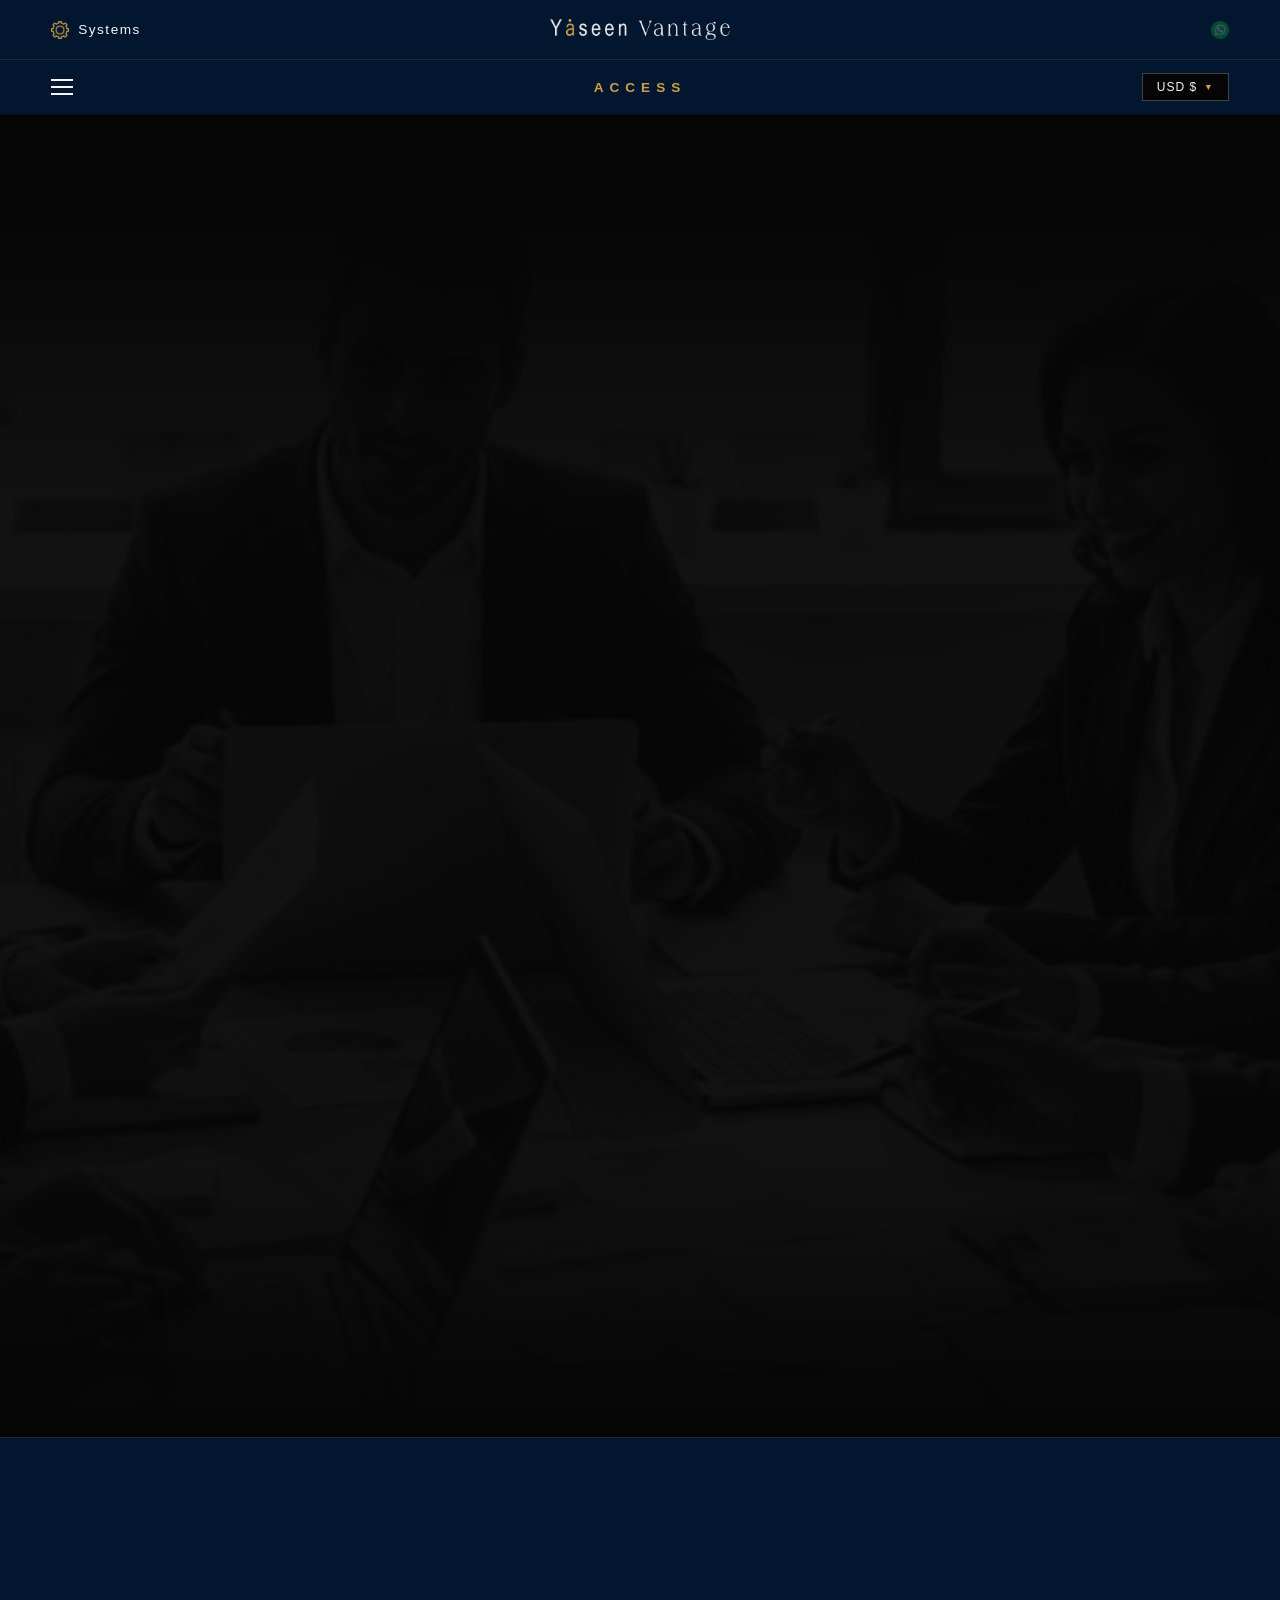
<file: about.html>
<!doctype html>
<html lang="en">
  <head>
    <meta charset="UTF-8" />
    <link rel="icon" type="image/png" href="images/icon.png" />
    <meta name="viewport" content="width=device-width, initial-scale=1.0" />
    <title>YASEEN VANTAGE™ | Digital Positioning & Perception Systems™</title>
    <meta
      name="description"
      content="Yaseen Vantage™ is an Elite Boutique Enterprise Firm. We engineer a strategic, time-compressed infrastructure The Square Matrix™ that eliminates brand fragmentation for high-level founders worldwide."
    />
    <meta property="og:title" content="About | Yaseen Vantage™" />
    <meta
      property="og:description"
      content="Elite Boutique Enterprise Firm. We engineer a strategic, time-compressed infrastructure, The Square Matrix™ that eliminates brand fragmentation for high-level founders worldwide."
    />
    <meta
      property="og:image"
      content="https://yaseenvantage.com/images/brand-main-cover1.png"
    />
    <meta property="og:url" content="https://yaseenvantage.com/about.html" />
    <meta property="og:type" content="website" />
    <meta name="twitter:card" content="summary_large_image" />
    <meta
      name="twitter:image"
      content="https://yaseenvantage.com/images/brand-main-cover1.png"
    />
    <link rel="canonical" href="https://yaseenvantage.com/about.html" />
    <link rel="stylesheet" href="css/style.css" />
  </head>
  <body>
    <!-- MASTER DUAL-HEADER SYSTEM (LOCKED & ALIGNED) -->
    <header class="master-header">
      <!-- HEADER 1: Fixed Permanently -->
      <div class="header-top">
        <div class="header-grid unified-width-lock">
          <div class="header-left item-left">
            <a
              href="index.html#main-systems-architecture"
              class="header-interactive-node layout-align-left"
            >
              <div class="icon-layout-shield text-icon-gap">
                <img
                  src="images/systems.png"
                  alt="Systems Framework"
                  class="local-png-node"
                />
              </div>
              <span class="text-systems">Systems</span>
            </a>
          </div>
          <div class="header-center item-center">
            <a href="index.html" class="logo-interactive-anchor">
              <div class="logo-vector-shield">
                <img
                  src="images/yaseen-vantage-logo.png"
                  alt="Yaseen Vantage"
                  class="master-png-wordmark"
                />
              </div>
            </a>
          </div>
          <div class="header-right item-right">
            <a
              href="https://wa.me/255617996962?text=Hello%20YASEEN%20VANTAGE%E2%84%A2%2C%20I%20am%20interested%20in%20building%20or%20strengthening%20my%20brand%20authority.%20I%20would%20like%20to%20discuss%20my%20brand%20with%20your%20team."
              class="header-interactive-node layout-align-right"
              target="_blank"
              rel="noopener noreferrer"
            >
              <div
                class="icon-layout-shield"
                style="transition: opacity 0.4s cubic-bezier(0.16, 1, 0.3, 1)"
              >
                <img
                  src="images/whatsapp.png"
                  alt="WhatsApp Direct"
                  class="local-png-node"
                  style="
                    opacity: 0.3;
                    transition: opacity 0.4s ease;
                    display: block;
                  "
                  onmouseover="this.style.opacity = '0.65'"
                  onmouseout="this.style.opacity = '0.3'"
                  ondragstart="return false;"
                />
              </div>
            </a>
          </div>
        </div>
      </div>

      <!-- HEADER 2: Smart Navigation Panel (Hides Behind Header 1) -->
      <div class="header-bottom">
        <div class="header-grid unified-width-lock">
          <div class="header-left item-left">
            <a href="#menu" class="header-interactive-node layout-align-left">
              <div class="menu-button">
                <span class="bar"></span>
                <span class="bar"></span>
                <span class="bar"></span>
              </div>
            </a>
          </div>
          <div class="header-center item-center">
            <!-- Updated path targets your standalone page with a clean discovery parameter -->
            <a
              href="intake-access.html?system=access"
              class="header-interactive-node"
            >
              <span class="text-access">ACCESS</span>
            </a>
          </div>
          <div class="header-right item-right">
            <div
              class="luxury-select-box layout-align-right"
              id="currencySelector"
            >
              <div class="select-trigger">
                <span id="selectedCurrency">USD $</span>
                <span class="select-arrow">▼</span>
              </div>
              <ul class="select-options-panel">
                <li data-value="USD">USD $</li>
                <li data-value="EUR">EUR €</li>
                <li data-value="GBP">GBP £</li>
                <li data-value="AED">AED د.إ</li>
                <li data-value="TZS">TZS</li>
              </ul>
            </div>
          </div>
        </div>
      </div>
    </header>
    <style>
      /* =========================================================================
   SURGICAL STYLE EXTENSION: FLOATING MATRIX ABOUT DOSSIER ENGINE (BG EXPANSION)
   ========================================================================= */

      .about-engine-container {
        position: relative;
        width: 100%;
        background-color: var(--color-black);
        padding: calc(
            var(--header-top-height) + var(--header-bottom-height) + 120px
          )
          0 160px 0;
        overflow: hidden;
        clear: both;
        display: block;
      }

      /* --- HARDWARE ACCELERATED BACKGROUND IMAGERY PRO OVERLAY MATRIX --- */
      .about-section-backdrop {
        position: absolute;
        top: 0;
        left: 0;
        width: 100%;
        height: 100%;
        z-index: 1;
        pointer-events: none;
      }

      .about-backdrop-media-node {
        width: 100%;
        height: 100%;
        object-fit: cover;
        object-position: center;
        display: block;
        opacity: 0.05; /* Micro-thin 5% layout visibility prevents content clutter */
        filter: grayscale(100%) contrast(115%);
      }

      .about-vignette-layer {
        position: absolute;
        top: 0;
        left: 0;
        width: 100%;
        height: 100%;
        /* Gradient shading masks eliminate hard edge line artifacts on reload */
        background: linear-gradient(
          to bottom,
          var(--color-black) 0%,
          rgba(5, 5, 5, 0.95) 15%,
          transparent 35%,
          transparent 80%,
          var(--color-black) 100%
        );
      }

      /* Center-Balanced Column Layout Box */
      .about-central-matrix {
        position: relative;
        z-index: 5; /* Pushes card blocks on top of background image continuum shroud */
        width: 92% !important;
        max-width: 900px !important;
        margin: 0 auto !important;
        display: flex;
        flex-direction: column;
        gap: 45px;
      }

      /* Upgraded Independent Floating Pod Containers */
      .about-luxury-floating-pod {
        background-color: rgba(
          11,
          19,
          30,
          0.94
        ) !important; /* Slightly translucent Obsidian panel lets subtle background image flow */
        backdrop-filter: blur(10px);
        -webkit-backdrop-filter: blur(10px);

        border: 1px solid rgba(200, 161, 74, 0.15);
        border-radius: 12px;
        padding: 45px 50px;
        display: flex;
        flex-direction: row;
        align-items: flex-start;
        justify-content: space-between;
        gap: 50px;

        transition:
          transform 0.4s cubic-bezier(0.16, 1, 0.3, 1),
          border-color 0.4s cubic-bezier(0.16, 1, 0.3, 1),
          box-shadow 0.4s cubic-bezier(0.16, 1, 0.3, 1);
      }

      .about-luxury-floating-pod:hover {
        transform: translateY(-6px);
        border-color: var(--color-gold);
        box-shadow: 0 15px 35px rgba(200, 161, 74, 0.12);
      }

      .about-left-token-column {
        flex: 0.25;
        display: flex;
        flex-direction: column;
        align-items: flex-start;
      }

      .about-right-text-column {
        flex: 0.75;
        display: flex;
        flex-direction: column;
        align-items: flex-start;
      }

      /* Custom Geometric Circular Token Rings */
      .luxury-numeric-ring {
        display: flex;
        align-items: center;
        justify-content: center;
        width: 48px;
        height: 48px;
        border: 1px solid rgba(200, 161, 74, 0.4);
        border-radius: 50%;
        font-size: 1.1rem;
        color: var(--color-gold);
        font-weight: 300;
        letter-spacing: 0.5px;
        margin-bottom: 20px;
        background-color: rgba(5, 5, 5, 0.4);
      }

      .about-section-heading {
        font-size: 0.76rem;
        color: var(--color-white);
        letter-spacing: 2px;
        font-weight: bold;
        text-transform: uppercase;
        line-height: 1.3;
      }

      /* Dossier Typographies Matrix */
      .about-primary-text {
        font-size: calc(0.92rem + 0.05vw);
        color: var(--color-white);
        line-height: 1.6;
        letter-spacing: 0.5px;
        margin-bottom: 18px;
      }

      .about-supporting-text {
        font-size: calc(0.82rem + 0.04vw);
        color: rgba(245, 245, 245, 0.55);
        line-height: 1.55;
        letter-spacing: 0.5px;
        margin-bottom: 18px;
      }

      .about-core-motto {
        font-size: 0.85rem;
        font-style: italic;
        color: var(--color-gold);
        letter-spacing: 1.5px;
        margin-top: 8px;
        font-weight: 400;
      }

      /* Demographic Split Columns Matrix Layout */
      .about-demographic-row {
        width: 100%;
        display: flex;
        flex-direction: row;
        justify-content: space-between;
        gap: 30px;
        margin-bottom: 30px;
        border-top: 1px solid rgba(245, 245, 245, 0.05);
        padding-top: 25px;
      }

      .demographic-column {
        flex: 1;
        display: flex;
        flex-direction: column;
      }

      .demographic-status-label {
        font-size: 0.68rem;
        letter-spacing: 2px;
        font-weight: bold;
        margin-bottom: 16px;
        display: block;
      }

      .status-before {
        color: var(--color-gold);
      }
      .status-muted {
        color: rgba(245, 245, 245, 0.3);
      }

      .about-luxury-dotted-list {
        list-style: none;
        display: flex;
        flex-direction: column;
        gap: 10px;
        padding-left: 0;
      }

      .about-luxury-dotted-list li {
        font-size: 0.84rem;
        color: var(--color-white);
        letter-spacing: 0.5px;
        position: relative;
        padding-left: 16px;
      }

      /* Custom minimal bullet points */
      .about-luxury-dotted-list li::before {
        content: "•";
        position: absolute;
        left: 0;
        color: var(--color-gold);
        font-size: 0.8rem;
      }

      .text-muted-opacity li {
        color: rgba(245, 245, 245, 0.4) !important;
      }
      .text-muted-opacity li::before {
        color: rgba(245, 245, 245, 0.15) !important;
      }

      .about-footer-summary-text {
        font-size: 0.84rem;
        color: rgba(245, 245, 245, 0.6);
        line-height: 1.5;
        letter-spacing: 0.5px;
        border-top: 1px solid rgba(245, 245, 245, 0.05);
        padding-top: 20px;
        width: 100%;
      }

      /* --- MOBILE BREAKPOINT OVERRIDES --- */
      @media (max-width: 768px) {
        .about-engine-container {
          padding: calc(
              var(--header-top-height) + var(--header-bottom-height) + 40px
            )
            0 100px 0;
        }
        .about-central-matrix {
          gap: 30px;
          width: 90% !important;
        }
        .about-luxury-floating-pod {
          flex-direction: column;
          gap: 25px;
          padding: 40px 24px;
        }
        .about-left-token-column,
        .about-right-text-column {
          width: 100%;
          flex: none;
        }
        .luxury-numeric-ring {
          margin-bottom: 12px;
          width: 42px;
          height: 42px;
          font-size: 1rem;
        }
        .about-demographic-row {
          flex-direction: column;
          gap: 25px;
        }
      }
    </style>

    <!-- =========================================================================
     YASEEN VANTAGE™ | MASTER ABOUT DOSSIER FLOATING MATRIX ENGINE LAYER
     ========================================================================= -->
    <main class="about-engine-container" id="about-engine-container">
      <!-- Local Section Shroud Continuum Backdrop Overlay (ANTI-FLICKER PRO EDITION) -->
      <div class="about-section-backdrop">
        <img
          src="images/about-bg-2.jpg"
          alt="Corporate Legacy Framework Visual"
          class="about-backdrop-media-node"
        />
        <div class="about-vignette-layer"></div>
      </div>

      <div class="about-central-matrix unified-width-lock">
        <!-- SLOT CARD 1: WHO WE ARE -->
        <div
          class="about-luxury-floating-pod obsidian-luxury-panel recursive-reveal"
        >
          <!-- Left Circular Geometric Token Pillar -->
          <div class="about-left-token-column">
            <div class="luxury-numeric-ring">01</div>
            <h3 class="about-section-heading">WHO WE ARE</h3>
          </div>
          <!-- Right Narrative Text Column -->
          <div class="about-right-text-column">
            <p class="about-primary-text">
              YASEEN VANTAGE™ operates as a private Elite Boutique Enterprise
              Firm specializing in digital positioning, perception systems, and
              strategic brand transformation.
            </p>
            <p class="about-supporting-text">
              We engineer <strong>"The Square Matrix™"</strong>, a strategic,
              time - compressed infrastructure that eliminates brand
              fragmentation for high - level founders. We do not focus on
              visibility alone. We engineer how founders, professionals, and
              organizations are perceived before a conversation begins to
              protect long-term competitive advantages.
            </p>
            <p class="about-core-motto">Built for legacy</p>
          </div>
        </div>

        <!-- SLOT CARD 2: THE PROBLEM WE SOLVE -->
        <div
          class="about-luxury-floating-pod obsidian-luxury-panel recursive-reveal"
        >
          <div class="about-left-token-column">
            <div class="luxury-numeric-ring">02</div>
            <h3 class="about-section-heading">THE PROBLEM</h3>
          </div>
          <div class="about-right-text-column">
            <p class="about-primary-text">
              Many exceptional individuals and businesses possess valuable
              expertise, strong results, and ambitious vision - yet their market
              perception is fragmented and fails to reflect their actual value.
            </p>
            <p class="about-supporting-text">
              This missing link creates friction, slows down trust, and dilutes
              your authority. We address this gap by transforming fragmented
              digital presence into intentional positioning.
            </p>
            <p
              class="about-supporting-text"
              style="
                color: var(--color-gold);
                font-style: italic;
                margin-top: 15px;
              "
            >
              "We bridge the gap between who you are (Actual Capability) and how
              the world sees you (Perceived Value)."
            </p>
          </div>
        </div>

        <!-- SLOT CARD 3: IDEAL PARTNERS -->
        <div
          class="about-luxury-floating-pod obsidian-luxury-panel recursive-reveal"
        >
          <div class="about-left-token-column">
            <div class="luxury-numeric-ring">03</div>
            <h3 class="about-section-heading">IDEAL PARTNERS</h3>
          </div>
          <div class="about-right-text-column">
            <!-- Target Demographic Segment Split Columns Layout -->
            <div class="about-demographic-row">
              <div class="demographic-column">
                <span class="demographic-status-label status-before"
                  >EXCLUSIVELY FOR</span
                >
                <ul class="about-luxury-dotted-list">
                  <li>Founders</li>
                  <li>Entrepreneurs</li>
                  <li>Premium Enterprises</li>
                </ul>
              </div>
              <div class="demographic-column">
                <span class="demographic-status-label status-muted"
                  >FILTERED OUT</span
                >
                <ul class="about-luxury-dotted-list text-muted-opacity">
                  <li>Individuals seeking shortcuts</li>
                  <li>Viral marketing campaigns</li>
                  <li>Price shoppers</li>
                </ul>
              </div>
            </div>

            <p class="about-footer-summary-text">
              YASEEN VANTAGE™ is built strictly for those who understand that
              perception influences opportunity, and authority compounds over
              time.
            </p>
          </div>
        </div>
      </div>
    </main>

    <!-- CLEAN 3-UTILITY AUTHORITY FOOTER -->
    <footer class="master-footer">
      <div class="footer-grid-container">
        <div class="footer-row row-top center-column-lock recursive-reveal">
          <p class="footer-slogan">Built for Legacy</p>
          <p class="footer-copyright">
            ©2026 YASEEN VANTAGE™ | All rights reserved
          </p>
        </div>

        <div class="footer-navigation-strip recursive-reveal">
          <div class="footer-inner-row">
            <div class="footer-links-left">
              <a href="#about-engine-container">About</a>
              <span class="link-divider">|</span>
              <a href="index.html#main-systems-architecture">Systems</a>
              <span class="link-divider">|</span>
              <a
                href="https://wa.me"
                class="footer-direct-desk-link"
                target="_blank"
                >Direct Desk</a
              >
            </div>
            <div class="footer-links-right">
              <a href="terms-and-conditions.html#termsMainStage"
                >Terms & Conditions</a
              >
              <span class="link-divider">|</span>
              <a href="privacy-policy.html#privacyMainStage">Privacy Policy</a>
              <span class="link-divider">|</span>
              <a href="cookies.html#cookieMainStage">Cookies</a>
            </div>
          </div>
        </div>

        <div
          class="footer-row row-bottom asset-categorization-grid recursive-reveal"
        >
          <div class="category-block block-social">
            <a
              href="mailto:principal@yaseenvantage.com"
              class="footer-vector-node"
              style="display: inline-block; text-decoration: none"
            >
              <div
                class="footer-icon-shield"
                style="transition: opacity 0.4s cubic-bezier(0.16, 1, 0.3, 1)"
              >
                <img
                  src="images/email.png"
                  alt="Email"
                  style="
                    opacity: 0.3;
                    transition: opacity 0.4s ease;
                    display: block;
                  "
                  onmouseover="this.style.opacity = '0.65'"
                  onmouseout="this.style.opacity = '0.3'"
                />
              </div>
            </a>
          </div>

          <div class="category-block block-payments">
            <div class="badge-layout-shield">
              <img src="images/paypal.png" alt="PayPal" class="badge-img" />
            </div>
            <div class="badge-layout-shield">
              <img src="images/visa.png" alt="Visa" class="badge-img" />
            </div>
            <div class="badge-layout-shield">
              <img
                src="images/mastercard.png"
                alt="Mastercard"
                class="badge-img"
              />
            </div>
            <div class="badge-layout-shield">
              <img src="images/amex.png" alt="Amex" class="badge-img" />
            </div>
          </div>

          <div class="category-block block-signature">
            <p>Engineered by YASEEN VANTAGE™</p>
          </div>
        </div>
      </div>
    </footer>

    <!-- NAVIGATION CONSOLE DRAWER CORE SYSTEM -->
    <div class="menu-console-drawer" id="menuConsoleDrawer">
      <div class="drawer-inner-matrix">
        <div class="drawer-category-group">
          <span class="category-header-title">SYSTEMS</span>
          <ul class="nested-tree-links">
            <li>
              <a
                href="white-horse.html#whitehorseMainStage"
                class="tree-node-item drawer-reveal-node"
                >White Horse™</a
              >
            </li>
            <li>
              <a
                href="dynast.html#dynastyMainStage"
                class="tree-node-item drawer-reveal-node"
                >Dynast™</a
              >
            </li>
            <li>
              <a
                href="emir.html#emirMainStage"
                class="tree-node-item drawer-reveal-node"
                >Emir™</a
              >
            </li>
          </ul>
        </div>

        <div class="drawer-category-group">
          <span class="category-header-title">REQUEST</span>
          <ul class="nested-tree-links">
            <li>
              <a
                href="index.html#selective-enhancements-catalog"
                class="tree-node-item drawer-reveal-node"
                >Custom Enhancement</a
              >
            </li>
          </ul>
        </div>

        <div class="drawer-category-group">
          <span class="category-header-title">DISCOVER</span>
          <ul class="nested-tree-links">
            <li>
              <a
                href="about.html#about-engine-container"
                class="tree-node-item drawer-reveal-node"
                >About</a
              >
            </li>

            <li>
              <a
                href="index.html#authority-transformation-script"
                class="tree-node-item drawer-reveal-node"
                >Transformations</a
              >
            </li>
            <li>
              <a
                href="doctrine.html#doctrineMainStage"
                class="tree-node-item drawer-reveal-node"
                >Doctrine</a
              >
            </li>
            <li>
              <a
                href="faq.html#faqMainStage"
                class="tree-node-item drawer-reveal-node"
                >FAQ</a
              >
            </li>
            <li>
              <a
                href="the-architect.html#the-architect-MainStage"
                class="tree-node-item drawer-reveal-node"
                >The Architect</a
              >
            </li>
            <li>
              <a
                href="the-dying-eagle.html#the-dying-eagle-MainStage"
                class="tree-node-item drawer-reveal-node"
                >The Dying Eagle Story</a
              >
            </li>
          </ul>
        </div>

        <!-- Category Block 4: Legal Framework -->
        <div class="drawer-category-group">
          <span class="category-header-title">LEGAL</span>
          <ul class="nested-tree-links">
            <li>
              <a
                href="terms-and-conditions.html#termsMainStage"
                class="tree-node-item drawer-reveal-node"
                >Terms</a
              >
            </li>
            <li>
              <a
                href="privacy-policy.html#privacyMainStage"
                class="tree-node-item drawer-reveal-node"
                >Privacy</a
              >
            </li>
            <li>
              <a
                href="cookies.html#cookieMainStage"
                class="tree-node-item drawer-reveal-node"
                >Cookies</a
              >
            </li>
          </ul>
        </div>

        <!-- =========================================================================
                 SURGICAL EXPANSION: DIRECT FIRM OPERATIONS SECURE COMMUNICATIONS
                 ========================================================================= -->
        <div class="drawer-category-group drawer-email-buffer">
          <span class="category-header-title">SECURE COMMUNICATIONS</span>
          <ul class="nested-tree-links">
            <li>
              <a
                href="mailto:principal@yaseenvantage.com"
                class="tree-node-item drawer-reveal-node firm-email-anchor"
              >
                principal@yaseenvantage.com
              </a>
            </li>
          </ul>
        </div>
      </div>
    </div>

    <!-- Blurring Mask Backdrop Overlay Blanket Layer -->
    <div class="drawer-escape-blanket" id="drawerEscapeBlanket"></div>

    <!-- =========================================================================
         🔒 ISOLATED HERO RE-REVEAL ENGINE — ZERO MASTER CODE CHANGES REQUIRED
         Runs independently to continuously refresh the randomized letter reveal loop
         ========================================================================= -->
    <script>
      (function () {
        const heroHeadlineNode = document.querySelector(".primary-headline");
        const randomizedLetters = document.querySelectorAll(
          ".random-reveal-char",
        );

        if (heroHeadlineNode && randomizedLetters.length > 0) {
          // Configuration engine tracks exact entry/exit bounds of the word on screen
          const standaloneObserver = new IntersectionObserver(
            (entries) => {
              entries.forEach((entry) => {
                if (entry.isIntersecting) {
                  // Re-triggers the slow, subtle random reveal sequence when scrolling up into view
                  randomizedLetters.forEach((char) => {
                    char.classList.add("char-reveal-active");
                  });
                } else {
                  // Instantly resets opacity states when scrolled deep below the fold lines
                  randomizedLetters.forEach((char) => {
                    char.classList.remove("char-reveal-active");
                  });
                }
              });
            },
            {
              threshold: 0.05, // Fire instant metrics calibration when 5% of the title box is visible
              rootMargin: "0px 0px -20px 0px",
            },
          );

          // Bind observer tracking directly to the target heading block container element only
          standaloneObserver.observe(heroHeadlineNode);
        }
      })();
    </script>

    <script src="js/script.js"></script>
    <script src="js/currency-engine.js"></script>
  </body>
</html>
</file>
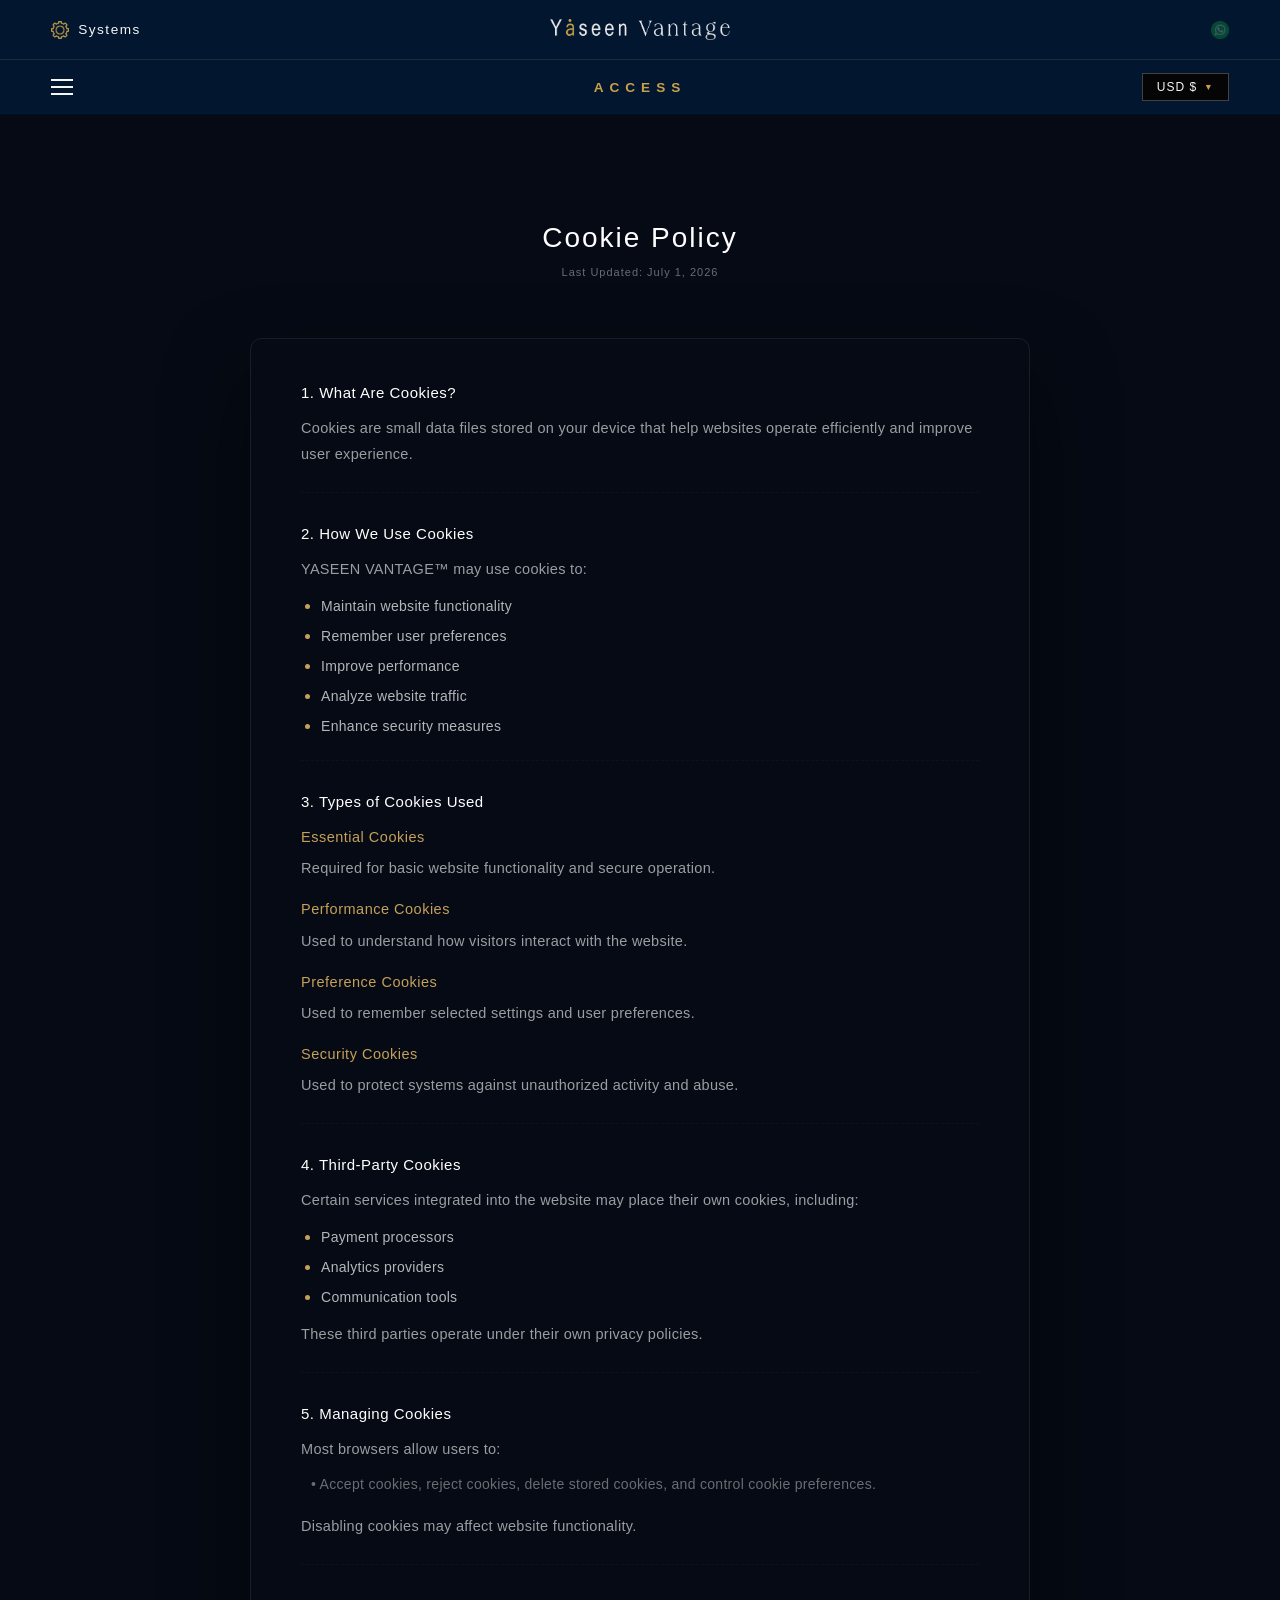
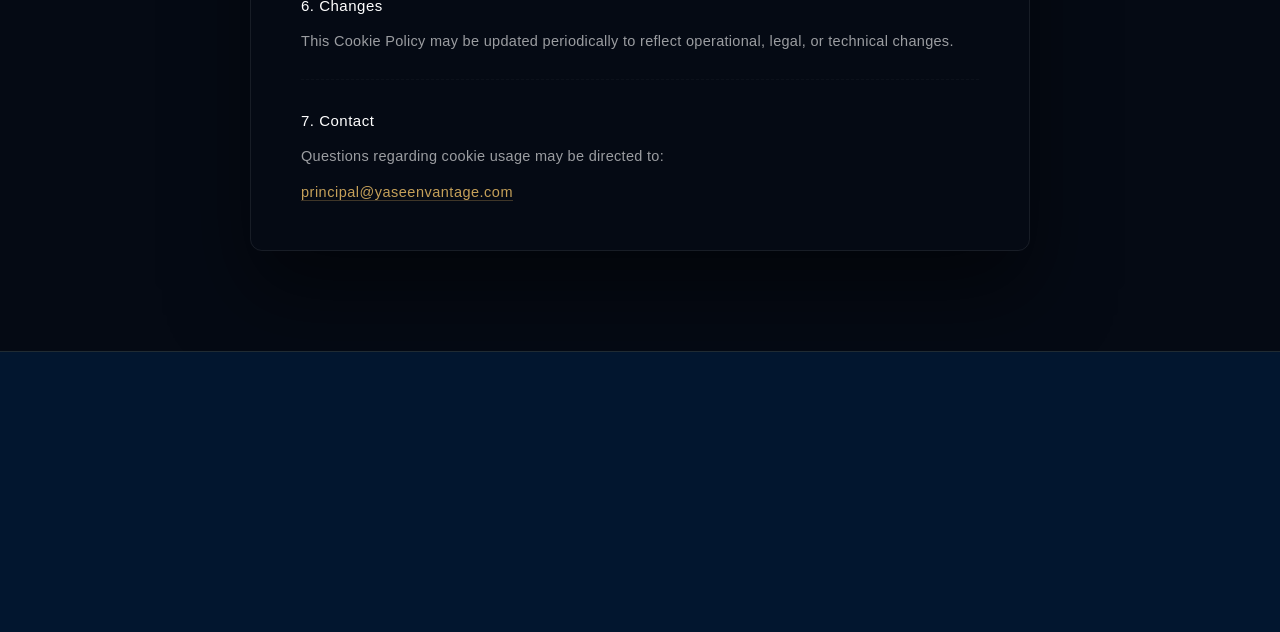
<file: cookies.html>
<!doctype html>
<html lang="en">
  <head>
    <meta charset="UTF-8" />
    <link rel="icon" type="image/png" href="images/icon.png" />
    <meta name="viewport" content="width=device-width, initial-scale=1.0" />
    <title>YASEEN VANTAGE™ | Digital Positioning & Perception Systems™</title>
    <meta
      name="description"
      content="How Yaseen Vantage uses cookies, third-party services, and analytics to maintain security and improve the visitor experience."
    />
    <meta property="og:title" content="Cookie Policy | Yaseen Vantage" />
    <meta
      property="og:description"
      content="How we use cookies and third-party services."
    />
    <meta property="og:url" content="https://yaseenvantage.com/cookies.html" />
    <meta property="og:type" content="website" />
    <link rel="canonical" href="https://yaseenvantage.com/cookies.html" />
    <link rel="stylesheet" href="css/style.css" />
  </head>
  <body>
    <!-- MASTER DUAL-HEADER SYSTEM (LOCKED & ALIGNED) -->
    <header class="master-header">
      <!-- HEADER 1: Fixed Permanently -->
      <div class="header-top">
        <div class="header-grid unified-width-lock">
          <div class="header-left item-left">
            <a
              href="index.html#main-systems-architecture"
              class="header-interactive-node layout-align-left"
            >
              <div class="icon-layout-shield text-icon-gap">
                <img
                  src="images/systems.png"
                  alt="Systems Framework"
                  class="local-png-node"
                />
              </div>
              <span class="text-systems">Systems</span>
            </a>
          </div>
          <div class="header-center item-center">
            <a href="index.html" class="logo-interactive-anchor">
              <div class="logo-vector-shield">
                <img
                  src="images/yaseen-vantage-logo.png"
                  alt="Yaseen Vantage"
                  class="master-png-wordmark"
                />
              </div>
            </a>
          </div>
          <div class="header-right item-right">
            <a
              href="https://wa.me/255617996962?text=Hello%20YASEEN%20VANTAGE%E2%84%A2%2C%20I%20am%20interested%20in%20building%20or%20strengthening%20my%20brand%20authority.%20I%20would%20like%20to%20discuss%20my%20brand%20with%20your%20team."
              class="header-interactive-node layout-align-right"
              target="_blank"
              rel="noopener noreferrer"
            >
              <div
                class="icon-layout-shield"
                style="transition: opacity 0.4s cubic-bezier(0.16, 1, 0.3, 1)"
              >
                <img
                  src="images/whatsapp.png"
                  alt="WhatsApp Direct"
                  class="local-png-node"
                  style="
                    opacity: 0.3;
                    transition: opacity 0.4s ease;
                    display: block;
                  "
                  onmouseover="this.style.opacity = '0.65'"
                  onmouseout="this.style.opacity = '0.3'"
                  ondragstart="return false;"
                />
              </div>
            </a>
          </div>
        </div>
      </div>

      <!-- HEADER 2: Smart Navigation Panel (Hides Behind Header 1) -->
      <div class="header-bottom">
        <div class="header-grid unified-width-lock">
          <div class="header-left item-left">
            <a href="#menu" class="header-interactive-node layout-align-left">
              <div class="menu-button">
                <span class="bar"></span>
                <span class="bar"></span>
                <span class="bar"></span>
              </div>
            </a>
          </div>
          <div class="header-center item-center">
            <!-- Updated path targets your standalone page with a clean discovery parameter -->
            <a
              href="intake-access.html?system=access"
              class="header-interactive-node"
            >
              <span class="text-access">ACCESS</span>
            </a>
          </div>
          <div class="header-right item-right">
            <div
              class="luxury-select-box layout-align-right"
              id="currencySelector"
            >
              <div class="select-trigger">
                <span id="selectedCurrency">USD $</span>
                <span class="select-arrow">▼</span>
              </div>
              <ul class="select-options-panel">
                <li data-value="USD">USD $</li>
                <li data-value="EUR">EUR €</li>
                <li data-value="GBP">GBP £</li>
                <li data-value="AED">AED د.إ</li>
                <li data-value="TZS">TZS</li>
              </ul>
            </div>
          </div>
        </div>
      </div>
    </header>
    <style>
      /* =========================================================================
   YASEEN VANTAGE™ | LEGAL COOKIE POLICY BRAND LAYOUT UI ENGINE v2.5
   PART 1 - FIXED NAV PROTECT CUSHIONS, TRANSPARENT DECKS & ROUNDED FRAMES
   ========================================================================= */

      .luxury-system-display-viewport-base {
        position: relative;
        width: 100%;
        min-height: 100vh;
        /* CLEAN STARK BLACK BASE BACKGROUND LAYER OVERRIDE */
        background-color: #050a14 !important;
        /* FIXED NAV BAR SPACE PROTECTION CUSHION:
     Provides 220px of top padding safety barrier so your master Cookie header
     letters break perfectly clear from your fixed top elements bar panel */
        padding: 220px 0 100px 0 !important;
        box-sizing: border-box;
        display: flex;
        flex-direction: column;
        align-items: center;
        justify-content: flex-start;
        overflow: hidden;
      }

      .luxury-system-monolith-column-container {
        position: relative;
        width: 90%;
        max-width: 780px; /* Snaps the master column legal grid inside a tight luxury deck width footprint */
        margin: 0 auto;
        z-index: 2;
        display: flex;
        flex-direction: column;
      }

      /* --- TYPOGRAPHY HEADER STYLES --- */
      .system-breathing-header-wrapper {
        width: 100%;
        text-align: center;
        margin-bottom: 60px !important; /* Normal cushion buffer gap */
      }

      .doctrine-natural-brand-title {
        font-size: 28px !important;
        font-weight: 400;
        color: #ffffff;
        letter-spacing: 2px !important; /* Balanced natural font footprint scale */
        margin: 0 0 10px 0;
        line-height: 1.3;
      }

      .terms-micro-date-label {
        font-size: 11px;
        color: rgba(255, 255, 255, 0.4);
        letter-spacing: 1px;
        margin: 0;
      }

      /* --- REFINEMENT: THE TRANSPARENT THIN-BORDER STRUCTURAL BOX (ROUNDED CORNER EDGES) --- */
      .luxury-thin-border-slab-wrapper {
        width: 100%;
        /* REMOVED DECORATIVE BACKGROUNDS: Bypasses color fills to preserve a clean look */
        background: transparent !important;
        /* PRECISE THIN OUTER FRAMEWORK BORDER LINE */
        border: 1px solid rgba(255, 255, 255, 0.08) !important;
        /* CURVED ROUNDED CORNER EDGES OVERRIDE (DELETES RECTANGULAR 90-DEGREE ANGLES) */
        border-radius: 12px !important;
        box-shadow: 0 40px 80px rgba(0, 0, 0, 0.5);
        box-sizing: border-box;
      }

      /* --- MAIN TEXT CORE CONTENT LANE --- */
      .doctrine-slab-content-scroller-lane {
        width: 100%;
        padding: 45px 50px;
        box-sizing: border-box;
        display: flex;
        flex-direction: column;
        gap: 32px;
      }

      /* =========================================================================
   YASEEN VANTAGE™ | LEGAL COOKIE POLICY BRAND LAYOUT UI ENGINE v2.5
   PART 2 - SUBHEADINGS, GOLD BULLETS, EMAIL ANCHORS & MOBILE OVERRIDES
   ========================================================================= */

      .doctrine-text-statement-block {
        width: 100%;
        text-align: left;
        border-bottom: 1px dashed rgba(255, 255, 255, 0.03);
        padding-bottom: 25px;
      }

      /* --- LEGAL SECTION HEADERS --- */
      .legal-section-header-title {
        font-size: 15px;
        color: #ffffff;
        letter-spacing: 0.5px;
        font-weight: 500;
        margin: 0 0 14px 0;
        text-transform: none !important;
      }

      /* --- AUTHORITATIVE LEGAL TYPOGRAPHY STYLES --- */
      .doctrine-body-standard-paragraph {
        font-size: 14.5px;
        color: rgba(255, 255, 255, 0.6);
        line-height: 1.8;
        letter-spacing: 0.3px;
        font-weight: 300;
        margin: 0;
      }

      .doctrine-body-gold-callout {
        font-size: 14.5px;
        color: #c5a059;
        line-height: 1.8;
        letter-spacing: 0.5px;
        font-weight: 400;
        margin: 0;
      }

      .doctrine-body-dim-disclosure {
        font-size: 14px;
        color: rgba(255, 255, 255, 0.4);
        line-height: 1.8;
        letter-spacing: 0.3px;
        font-weight: 300;
        margin: 0 0 10px 0;
        padding-left: 10px;
      }

      /* --- GOLD DOTTED LIST STRIPS INTEGRATION --- */
      .architecture-minimal-dotted-group-list {
        list-style-type: -webkit-disc !important;
        list-style-type: disc !important;
        padding-left: 20px;
        margin: 0;
        display: flex;
        flex-direction: column;
        gap: 12px;
      }

      .minimal-bullet-dotted-row-item {
        color: #c5a059 !important; /* Locks bullet dot marker to gold color natively */
        padding: 0;
        margin: 0;
      }

      .minimal-bullet-label-string-text {
        font-size: 14px;
        color: rgba(255, 255, 255, 0.7);
        letter-spacing: 0.3px;
        font-weight: 300;
      }

      /* --- THE STARK FLAT LEGAL ANCHOR LINKS LINK --- */
      .legal-email-link-anchor {
        color: #c5a059;
        text-decoration: none;
        border-bottom: 1px solid rgba(197, 160, 89, 0.3);
        transition: border-color 0.3s ease;
      }

      .legal-email-link-anchor:hover {
        border-color: #c5a059;
      }

      /* --- CONTINUOUS FADE PHYSICS CONTROLLERS --- */
      .continuous-scroll-reveal-node {
        opacity: 0;
        transform: translateY(20px);
        transition:
          opacity 1.2s cubic-bezier(0.16, 1, 0.3, 1),
          transform 1.2s cubic-bezier(0.16, 1, 0.3, 1);
        will-change: transform, opacity;
      }

      .node-revealed {
        opacity: 1 !important;
        transform: translateY(0) !important;
      }

      /* =========================================================================
   🔒 MASTER OVERRIDES FOR RESPONSIVE MOBILE TOUCHGLASS PHONE VIEW TIERS
   ========================================================================= */
      @media (max-width: 768px) {
        .luxury-system-display-viewport-base {
          padding: 140px 0 60px 0 !important;
          /* Native linear gradient mask overrides phone device image visibility conflicts safely */
          background-image:
            linear-gradient(rgba(5, 10, 20, 0.9), rgba(5, 10, 20, 0.9)),
            url("../images/hero-image-2.png") !important;
          background-size: cover !important;
          background-position: center center !important;
          background-attachment: scroll !important;
          background-repeat: no-repeat !important;
        }

        .system-breathing-header-wrapper {
          margin-bottom: 40px !important;
        }

        .doctrine-natural-brand-title {
          font-size: 22px !important; /* Compact scaling for handheld screen borders */
          letter-spacing: 1px !important;
        }

        .doctrine-slab-content-scroller-lane {
          padding: 30px 20px !important;
          gap: 24px !important;
        }

        .luxury-thin-border-slab-wrapper {
          border: 1px solid rgba(255, 255, 255, 0.05) !important;
          border-radius: 10px !important; /* Slightly tighter responsive curvature limits */
        }

        /* Left align legal content blocks natively on touch screens */
        .legal-section-header-title,
        .doctrine-body-standard-paragraph,
        .doctrine-body-gold-callout,
        .doctrine-body-dim-disclosure,
        .minimal-bullet-label-string-text {
          text-align: left !important;
          font-size: 13.5px !important; /* Compact scale scales evenly for smartphones screens reading */
          line-height: 1.6 !important;
        }

        .legal-section-header-title {
          font-size: 14.5px !important;
        }

        /* Left-aligned gold dots indentation grid baseline axis line */
        .architecture-minimal-dotted-group-list {
          display: block !important;
          list-style-position: outside !important; /* Pulls gold bullets outside the string text block matrix */
          padding-left: 18px !important; /* Fixed left axis margin indentation spacing */
          width: 100% !important;
        }

        .minimal-bullet-dotted-row-item {
          display: list-item !important;
          text-align: left !important;
          margin-bottom: 10px;
        }
      }
    </style>

    <!-- =========================================================================
     YASEEN VANTAGE™ | COOKIE POLICY PLATFORM v2.5
     ISOLATED MIDDLE OPERATIONS CORE COMPONENT BLOCK — SINGLE COLUMN CONTINUUM
     ========================================================================= -->
    <main class="luxury-system-display-viewport-base" id="cookieMainStage">
      <div class="luxury-system-monolith-column-container unified-width-lock">
        <!-- 1. UNIFIED NATURAL BRAND TITLE HEADER ROW -->
        <header class="system-breathing-header-wrapper">
          <h1 class="doctrine-natural-brand-title">Cookie Policy</h1>
          <p class="terms-micro-date-label">Last Updated: July 1, 2026</p>
        </header>

        <!-- 2. THE TRANSPARENT ROUNDED THIN-BORDER STRUCTURAL LEGAL BOX -->
        <div
          class="luxury-thin-border-slab-wrapper continuous-scroll-reveal-node"
        >
          <div class="doctrine-slab-content-scroller-lane">
            <!-- SECTION 1 -->
            <div class="doctrine-text-statement-block">
              <h2 class="legal-section-header-title">1. What Are Cookies?</h2>
              <p class="doctrine-body-standard-paragraph">
                Cookies are small data files stored on your device that help
                websites operate efficiently and improve user experience.
              </p>
            </div>

            <!-- SECTION 2 -->
            <div class="doctrine-text-statement-block">
              <h2 class="legal-section-header-title">2. How We Use Cookies</h2>
              <p
                class="doctrine-body-standard-paragraph"
                style="margin-bottom: 15px"
              >
                YASEEN VANTAGE™ may use cookies to:
              </p>
              <ul class="architecture-minimal-dotted-group-list">
                <li class="minimal-bullet-dotted-row-item">
                  <span class="minimal-bullet-label-string-text"
                    >Maintain website functionality</span
                  >
                </li>
                <li class="minimal-bullet-dotted-row-item">
                  <span class="minimal-bullet-label-string-text"
                    >Remember user preferences</span
                  >
                </li>
                <li class="minimal-bullet-dotted-row-item">
                  <span class="minimal-bullet-label-string-text"
                    >Improve performance</span
                  >
                </li>
                <li class="minimal-bullet-dotted-row-item">
                  <span class="minimal-bullet-label-string-text"
                    >Analyze website traffic</span
                  >
                </li>
                <li class="minimal-bullet-dotted-row-item">
                  <span class="minimal-bullet-label-string-text"
                    >Enhance security measures</span
                  >
                </li>
              </ul>
            </div>

            <!-- SECTION 3 -->
            <div class="doctrine-text-statement-block">
              <h2 class="legal-section-header-title">
                3. Types of Cookies Used
              </h2>

              <p class="doctrine-body-gold-callout">Essential Cookies</p>
              <p
                class="doctrine-body-standard-paragraph"
                style="margin-bottom: 15px; margin-top: 5px"
              >
                Required for basic website functionality and secure operation.
              </p>

              <p class="doctrine-body-gold-callout">Performance Cookies</p>
              <p
                class="doctrine-body-standard-paragraph"
                style="margin-bottom: 15px; margin-top: 5px"
              >
                Used to understand how visitors interact with the website.
              </p>

              <p class="doctrine-body-gold-callout">Preference Cookies</p>
              <p
                class="doctrine-body-standard-paragraph"
                style="margin-bottom: 15px; margin-top: 5px"
              >
                Used to remember selected settings and user preferences.
              </p>

              <p class="doctrine-body-gold-callout">Security Cookies</p>
              <p
                class="doctrine-body-standard-paragraph"
                style="margin-top: 5px"
              >
                Used to protect systems against unauthorized activity and abuse.
              </p>
            </div>

            <!-- SECTION 4 -->
            <div class="doctrine-text-statement-block">
              <h2 class="legal-section-header-title">4. Third-Party Cookies</h2>
              <p
                class="doctrine-body-standard-paragraph"
                style="margin-bottom: 15px"
              >
                Certain services integrated into the website may place their own
                cookies, including:
              </p>
              <ul class="architecture-minimal-dotted-group-list">
                <li class="minimal-bullet-dotted-row-item">
                  <span class="minimal-bullet-label-string-text"
                    >Payment processors</span
                  >
                </li>
                <li class="minimal-bullet-dotted-row-item">
                  <span class="minimal-bullet-label-string-text"
                    >Analytics providers</span
                  >
                </li>
                <li class="minimal-bullet-dotted-row-item">
                  <span class="minimal-bullet-label-string-text"
                    >Communication tools</span
                  >
                </li>
              </ul>
              <p
                class="doctrine-body-standard-paragraph"
                style="margin-top: 15px"
              >
                These third parties operate under their own privacy policies.
              </p>
            </div>

            <!-- SECTION 5 -->
            <div class="doctrine-text-statement-block">
              <h2 class="legal-section-header-title">5. Managing Cookies</h2>
              <p
                class="doctrine-body-standard-paragraph"
                style="margin-bottom: 10px"
              >
                Most browsers allow users to:
              </p>
              <p class="doctrine-body-dim-disclosure">
                • Accept cookies, reject cookies, delete stored cookies, and
                control cookie preferences.
              </p>
              <p
                class="doctrine-body-standard-paragraph"
                style="margin-top: 15px"
              >
                Disabling cookies may affect website functionality.
              </p>
            </div>

            <!-- SECTION 6 -->
            <div class="doctrine-text-statement-block">
              <h2 class="legal-section-header-title">6. Changes</h2>
              <p class="doctrine-body-standard-paragraph">
                This Cookie Policy may be updated periodically to reflect
                operational, legal, or technical changes.
              </p>
            </div>

            <!-- SECTION 7 -->
            <div
              class="doctrine-text-statement-block"
              style="border-bottom: none; padding-bottom: 0; margin-bottom: 0"
            >
              <h2 class="legal-section-header-title">7. Contact</h2>
              <p
                class="doctrine-body-standard-paragraph"
                style="margin-bottom: 10px"
              >
                Questions regarding cookie usage may be directed to:
              </p>
              <p class="doctrine-body-gold-callout">
                <a
                  href="mailto:principal@yaseenvantage.com"
                  class="legal-email-link-anchor"
                  >principal@yaseenvantage.com</a
                >
              </p>
            </div>
          </div>
          <!-- End of doctrine-slab-content-scroller-lane -->
        </div>
        <!-- End of luxury-thin-border-slab-wrapper -->
      </div>
      <!-- End of luxury-system-monolith-column-container -->
    </main>

    <!-- HIGH-END CONTINUOUS SCROLL PHYSICS CONTROLLER TRACKER -->
    <script>
      document.addEventListener("DOMContentLoaded", () => {
        const targetScrollNodes = document.querySelectorAll(
          ".continuous-scroll-reveal-node",
        );

        function evaluateViewportIntersectingFades() {
          const windowHeightTriggerOffset = window.innerHeight * 0.95;

          targetScrollNodes.forEach((node) => {
            const boundingData = node.getBoundingClientRect();

            if (
              boundingData.top < windowHeightTriggerOffset &&
              boundingData.bottom > 40
            ) {
              node.classList.add("node-revealed");
            } else {
              node.classList.remove("node-revealed");
            }
          });
        }

        window.addEventListener("scroll", evaluateViewportIntersectingFades);
        window.addEventListener("resize", evaluateViewportIntersectingFades);
        evaluateViewportIntersectingFades();
      });
    </script>

    <!-- CLEAN 3-UTILITY AUTHORITY FOOTER -->
    <footer class="master-footer">
      <div class="footer-grid-container">
        <div class="footer-row row-top center-column-lock recursive-reveal">
          <p class="footer-slogan">Built for Legacy</p>
          <p class="footer-copyright">
            ©2026 YASEEN VANTAGE™ | All rights reserved
          </p>
        </div>

        <div class="footer-navigation-strip recursive-reveal">
          <div class="footer-inner-row">
            <div class="footer-links-left">
              <a href="about.html#about-engine-container">About</a>
              <span class="link-divider">|</span>
              <a href="index.html#main-systems-architecture">Systems</a>
              <span class="link-divider">|</span>
              <a
                href="https://wa.me"
                class="footer-direct-desk-link"
                target="_blank"
                >Direct Desk</a
              >
            </div>
            <div class="footer-links-right">
              <a href="terms-and-conditions.html#termsMainStage"
                >Terms & Conditions</a
              >
              <span class="link-divider">|</span>
              <a href="privacy-policy.html#privacyMainStage">Privacy Policy</a>
              <span class="link-divider">|</span>
              <a href="#cookieMainStage">Cookies</a>
            </div>
          </div>
        </div>

        <div
          class="footer-row row-bottom asset-categorization-grid recursive-reveal"
        >
          <div class="category-block block-social">
            <a
              href="mailto:principal@yaseenvantage.com"
              class="footer-vector-node"
              style="display: inline-block; text-decoration: none"
            >
              <div
                class="footer-icon-shield"
                style="transition: opacity 0.4s cubic-bezier(0.16, 1, 0.3, 1)"
              >
                <img
                  src="images/email.png"
                  alt="Email"
                  style="
                    opacity: 0.3;
                    transition: opacity 0.4s ease;
                    display: block;
                  "
                  onmouseover="this.style.opacity = '0.65'"
                  onmouseout="this.style.opacity = '0.3'"
                />
              </div>
            </a>
          </div>

          <div class="category-block block-payments">
            <div class="badge-layout-shield">
              <img src="images/paypal.png" alt="PayPal" class="badge-img" />
            </div>
            <div class="badge-layout-shield">
              <img src="images/visa.png" alt="Visa" class="badge-img" />
            </div>
            <div class="badge-layout-shield">
              <img
                src="images/mastercard.png"
                alt="Mastercard"
                class="badge-img"
              />
            </div>
            <div class="badge-layout-shield">
              <img src="images/amex.png" alt="Amex" class="badge-img" />
            </div>
          </div>

          <div class="category-block block-signature">
            <p>Engineered by YASEEN VANTAGE™</p>
          </div>
        </div>
      </div>
    </footer>

    <!-- NAVIGATION CONSOLE DRAWER CORE SYSTEM -->
    <div class="menu-console-drawer" id="menuConsoleDrawer">
      <div class="drawer-inner-matrix">
        <div class="drawer-category-group">
          <span class="category-header-title">SYSTEMS</span>
          <ul class="nested-tree-links">
            <li>
              <a
                href="white-horse.html#whitehorseMainStage"
                class="tree-node-item drawer-reveal-node"
                >White Horse™</a
              >
            </li>
            <li>
              <a
                href="dynast.html#dynastyMainStage"
                class="tree-node-item drawer-reveal-node"
                >Dynast™</a
              >
            </li>
            <li>
              <a
                href="emir.html#emirMainStage"
                class="tree-node-item drawer-reveal-node"
                >Emir™</a
              >
            </li>
          </ul>
        </div>

        <div class="drawer-category-group">
          <span class="category-header-title">REQUEST</span>
          <ul class="nested-tree-links">
            <li>
              <a
                href="index.html#selective-enhancements-catalog"
                class="tree-node-item drawer-reveal-node"
                >Custom Enhancement</a
              >
            </li>
          </ul>
        </div>

        <div class="drawer-category-group">
          <span class="category-header-title">DISCOVER</span>
          <ul class="nested-tree-links">
            <li>
              <a
                href="about.html#about-engine-container"
                class="tree-node-item drawer-reveal-node"
                >About</a
              >
            </li>

            <li>
              <a
                href="index.html#authority-transformation-script"
                class="tree-node-item drawer-reveal-node"
                >Transformations</a
              >
            </li>
            <li>
              <a
                href="doctrine.html#doctrineMainStage"
                class="tree-node-item drawer-reveal-node"
                >Doctrine</a
              >
            </li>
            <li>
              <a
                href="faq.html#faqMainStage"
                class="tree-node-item drawer-reveal-node"
                >FAQ</a
              >
            </li>
            <li>
              <a
                href="the-architect.html#the-architect-MainStage"
                class="tree-node-item drawer-reveal-node"
                >The Architect</a
              >
            </li>

            <li>
              <a
                href="the-dying-eagle.html#the-dying-eagle-MainStage"
                class="tree-node-item drawer-reveal-node"
                >The Dying Eagle Story</a
              >
            </li>
          </ul>
        </div>

        <!-- Category Block 4: Legal Framework -->
        <div class="drawer-category-group">
          <span class="category-header-title">LEGAL</span>
          <ul class="nested-tree-links">
            <li>
              <a
                href="terms-and-conditions.html#termsMainStage"
                class="tree-node-item drawer-reveal-node"
                >Terms</a
              >
            </li>
            <li>
              <a
                href="privacy-policy.html#privacyMainStage"
                class="tree-node-item drawer-reveal-node"
                >Privacy</a
              >
            </li>
            <li>
              <a
                href="cookies.html#cookieMainStage"
                class="tree-node-item drawer-reveal-node"
                >Cookies</a
              >
            </li>
          </ul>
        </div>

        <!-- =========================================================================
                 SURGICAL EXPANSION: DIRECT FIRM OPERATIONS SECURE COMMUNICATIONS
                 ========================================================================= -->
        <div class="drawer-category-group drawer-email-buffer">
          <span class="category-header-title">SECURE COMMUNICATIONS</span>
          <ul class="nested-tree-links">
            <li>
              <a
                href="mailto:principal@yaseenvantage.com"
                class="tree-node-item drawer-reveal-node firm-email-anchor"
              >
                principal@yaseenvantage.com
              </a>
            </li>
          </ul>
        </div>
      </div>
    </div>

    <!-- Blurring Mask Backdrop Overlay Blanket Layer -->
    <div class="drawer-escape-blanket" id="drawerEscapeBlanket"></div>

    <!-- =========================================================================
         🔒 ISOLATED HERO RE-REVEAL ENGINE — ZERO MASTER CODE CHANGES REQUIRED
         Runs independently to continuously refresh the randomized letter reveal loop
         ========================================================================= -->
    <script>
      (function () {
        const heroHeadlineNode = document.querySelector(".primary-headline");
        const randomizedLetters = document.querySelectorAll(
          ".random-reveal-char",
        );

        if (heroHeadlineNode && randomizedLetters.length > 0) {
          // Configuration engine tracks exact entry/exit bounds of the word on screen
          const standaloneObserver = new IntersectionObserver(
            (entries) => {
              entries.forEach((entry) => {
                if (entry.isIntersecting) {
                  // Re-triggers the slow, subtle random reveal sequence when scrolling up into view
                  randomizedLetters.forEach((char) => {
                    char.classList.add("char-reveal-active");
                  });
                } else {
                  // Instantly resets opacity states when scrolled deep below the fold lines
                  randomizedLetters.forEach((char) => {
                    char.classList.remove("char-reveal-active");
                  });
                }
              });
            },
            {
              threshold: 0.05, // Fire instant metrics calibration when 5% of the title box is visible
              rootMargin: "0px 0px -20px 0px",
            },
          );

          // Bind observer tracking directly to the target heading block container element only
          standaloneObserver.observe(heroHeadlineNode);
        }
      })();
    </script>

    <script src="js/script.js"></script>
    <script src="js/currency-engine.js"></script>
  </body>
</html>
</file>
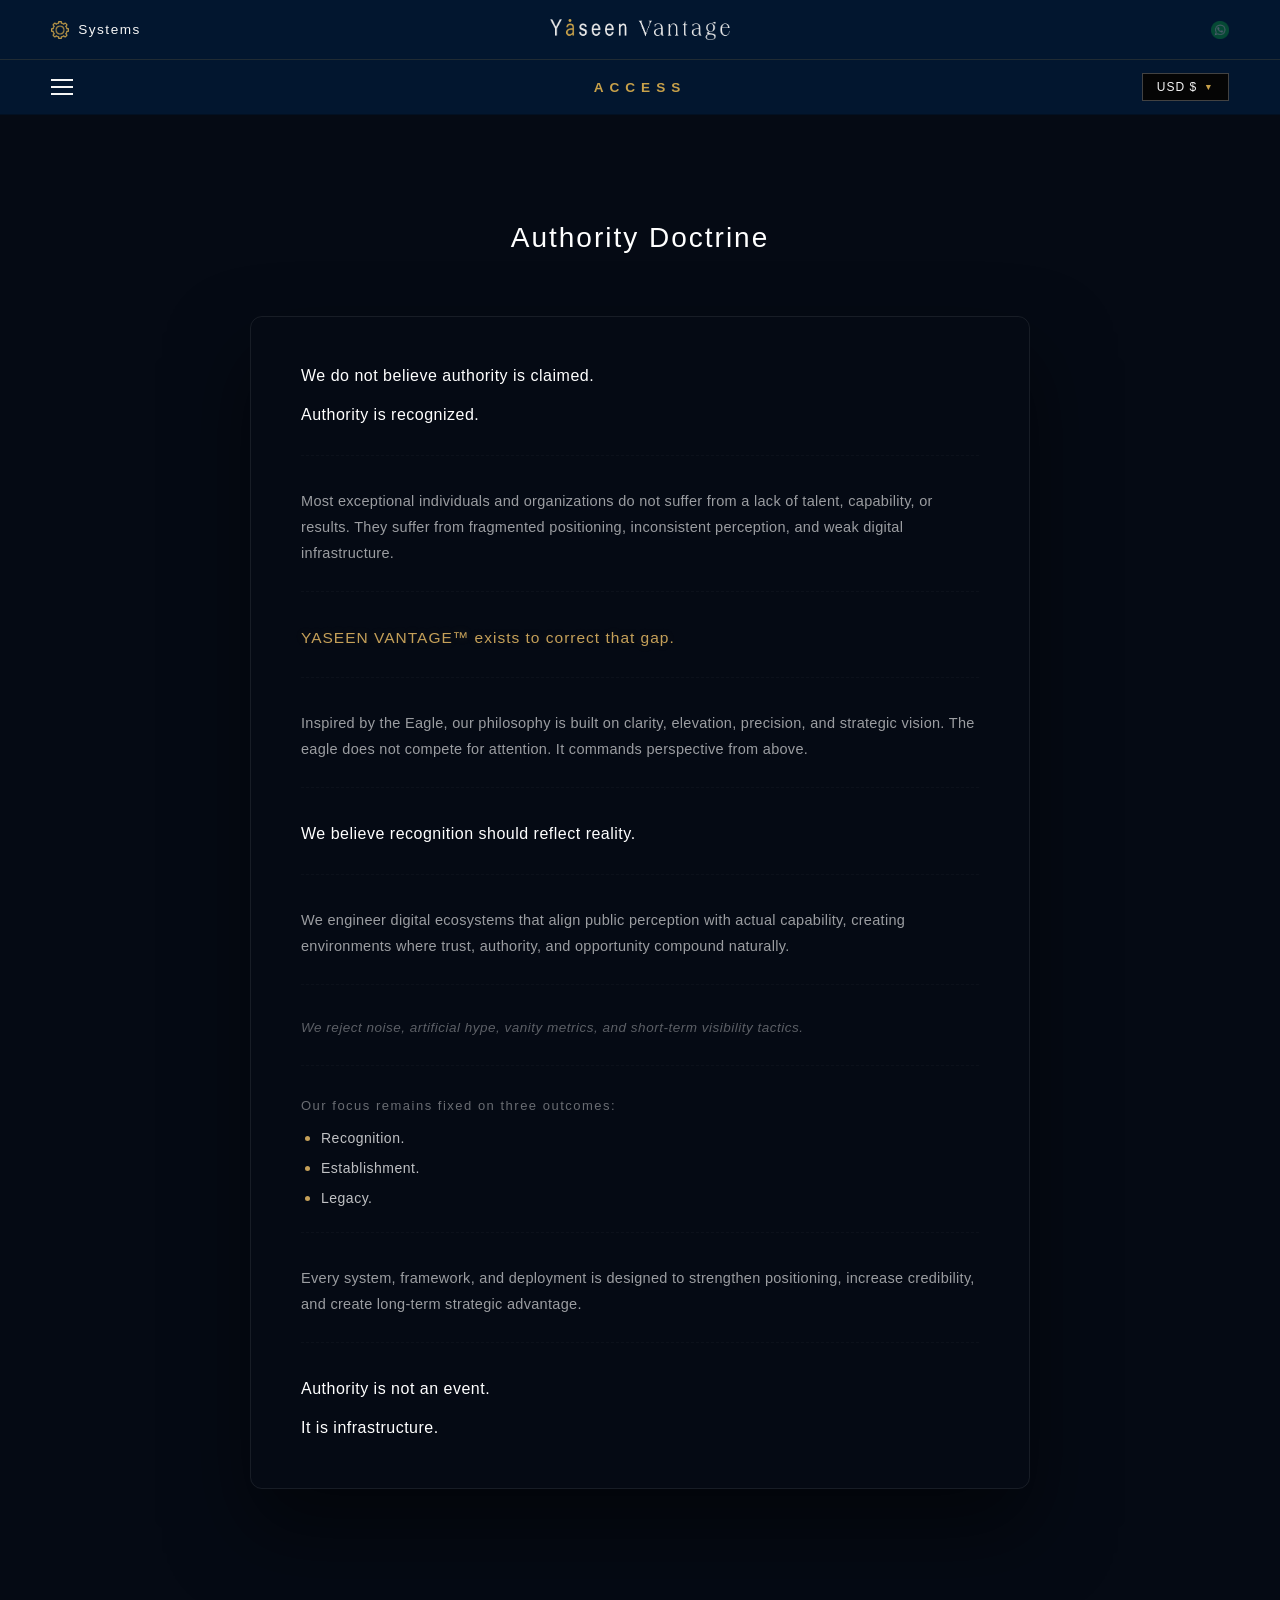
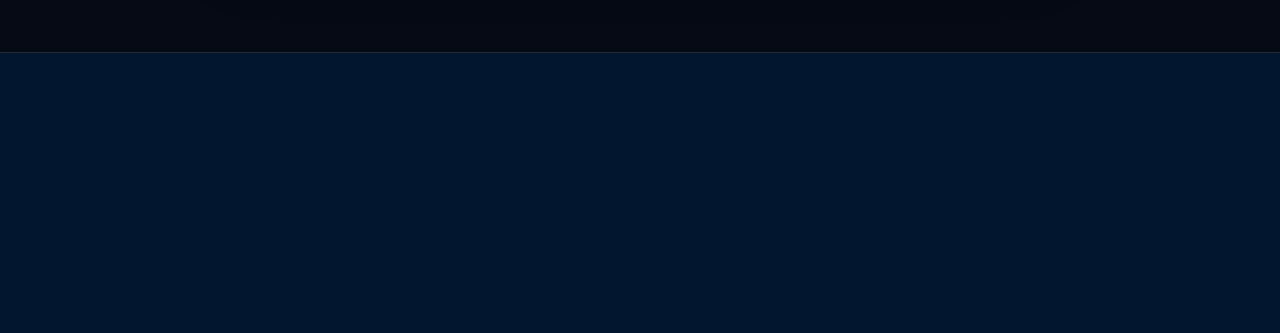
<file: doctrine.html>
<!doctype html>
<html lang="en">
  <head>
    <meta charset="UTF-8" />
    <link rel="icon" type="image/png" href="images/icon.png" />
    <meta name="viewport" content="width=device-width, initial-scale=1.0" />
    <title>YASEEN VANTAGE™ | Digital Positioning & Perception Systems™</title>
    <meta
      name="description"
      content="We do not believe authority is claimed. Authority is recognized. The philosophy behind Yaseen Vantage and The Square Matrix™."
    />
    <meta
      property="og:title"
      content="The Authority Doctrine | Yaseen Vantage"
    />
    <meta
      property="og:description"
      content="Authority is not an event. It is infrastructure."
    />
    <meta
      property="og:image"
      content="https://yaseenvantage.com/images/brand-main-cover1.png"
    />
    <meta property="og:url" content="https://yaseenvantage.com/doctrine.html" />
    <meta property="og:type" content="article" />
    <meta name="twitter:card" content="summary_large_image" />
    <meta
      name="twitter:image"
      content="https://yaseenvantage.com/images/brand-main-cover1.png"
    />
    <link rel="canonical" href="https://yaseenvantage.com/doctrine.html" />
    <link rel="stylesheet" href="css/style.css" />
  </head>
  <body>
    <!-- MASTER DUAL-HEADER SYSTEM (LOCKED & ALIGNED) -->
    <header class="master-header">
      <!-- HEADER 1: Fixed Permanently -->
      <div class="header-top">
        <div class="header-grid unified-width-lock">
          <div class="header-left item-left">
            <a
              href="index.html#main-systems-architecture"
              class="header-interactive-node layout-align-left"
            >
              <div class="icon-layout-shield text-icon-gap">
                <img
                  src="images/systems.png"
                  alt="Systems Framework"
                  class="local-png-node"
                />
              </div>
              <span class="text-systems">Systems</span>
            </a>
          </div>
          <div class="header-center item-center">
            <a href="index.html" class="logo-interactive-anchor">
              <div class="logo-vector-shield">
                <img
                  src="images/yaseen-vantage-logo.png"
                  alt="Yaseen Vantage"
                  class="master-png-wordmark"
                />
              </div>
            </a>
          </div>
          <div class="header-right item-right">
            <a
              href="https://wa.me/255617996962?text=Hello%20YASEEN%20VANTAGE%E2%84%A2%2C%20I%20am%20interested%20in%20building%20or%20strengthening%20my%20brand%20authority.%20I%20would%20like%20to%20discuss%20my%20brand%20with%20your%20team."
              class="header-interactive-node layout-align-right"
              target="_blank"
              rel="noopener noreferrer"
            >
              <div
                class="icon-layout-shield"
                style="transition: opacity 0.4s cubic-bezier(0.16, 1, 0.3, 1)"
              >
                <img
                  src="images/whatsapp.png"
                  alt="WhatsApp Direct"
                  class="local-png-node"
                  style="
                    opacity: 0.3;
                    transition: opacity 0.4s ease;
                    display: block;
                  "
                  onmouseover="this.style.opacity = '0.65'"
                  onmouseout="this.style.opacity = '0.3'"
                  ondragstart="return false;"
                />
              </div>
            </a>
          </div>
        </div>
      </div>

      <!-- HEADER 2: Smart Navigation Panel (Hides Behind Header 1) -->
      <div class="header-bottom">
        <div class="header-grid unified-width-lock">
          <div class="header-left item-left">
            <a href="#menu" class="header-interactive-node layout-align-left">
              <div class="menu-button">
                <span class="bar"></span>
                <span class="bar"></span>
                <span class="bar"></span>
              </div>
            </a>
          </div>
          <div class="header-center item-center">
            <!-- Updated path targets your standalone page with a clean discovery parameter -->
            <a
              href="intake-access.html?system=access"
              class="header-interactive-node"
            >
              <span class="text-access">ACCESS</span>
            </a>
          </div>
          <div class="header-right item-right">
            <div
              class="luxury-select-box layout-align-right"
              id="currencySelector"
            >
              <div class="select-trigger">
                <span id="selectedCurrency">USD $</span>
                <span class="select-arrow">▼</span>
              </div>
              <ul class="select-options-panel">
                <li data-value="USD">USD $</li>
                <li data-value="EUR">EUR €</li>
                <li data-value="GBP">GBP £</li>
                <li data-value="AED">AED د.إ</li>
                <li data-value="TZS">TZS</li>
              </ul>
            </div>
          </div>
        </div>
      </div>
    </header>
    <style>
      /* =========================================================================
   YASEEN VANTAGE™ | CENTRAL SYSTEMS BRAND CONVERSION LAYOUT ENGINE v2.5
   AUTHORITY DOCTRINE DESIGN CONFIGURATIONS — PURE OPERATIONAL BLUEPRINT
   ========================================================================= */

      .luxury-system-display-viewport-base {
        position: relative;
        width: 100%;
        min-height: 100vh;
        /* CLEAN STARK BLACK BASE BACKGROUND LAYER */
        background-color: #050a14 !important;
        /* FIXED NAV BAR SPACE PROTECTION CUSHION */
        padding: 220px 0 100px 0 !important;
        box-sizing: border-box;
        display: flex;
        flex-direction: column;
        align-items: center;
        justify-content: flex-start;
        overflow: hidden;
      }

      /* DELETED UNNECESSARY PHANTOM BACKDROP FILTER AND OVERLAY MATRIX TIERS */
      .luxury-system-phantom-background-media-overlay {
        display: none !important;
      }

      .luxury-system-monolith-column-container {
        position: relative;
        width: 90%;
        max-width: 780px; /* Snaps the master column timeline inside a tight luxury deck width footprint */
        margin: 0 auto;
        z-index: 2;
        display: flex;
        flex-direction: column;
      }

      /* --- RE-LINKED CORE NATURAL TYPOGRAPHY HEADER ROW --- */
      .system-breathing-header-wrapper {
        width: 100%;
        text-align: center;
        margin-bottom: 60px !important; /* Normal cushion buffer gap */
      }

      .doctrine-natural-brand-title {
        font-size: 28px !important;
        font-weight: 400;
        color: #ffffff;
        letter-spacing: 2px !important; /* Balanced natural font footprint scale */
        margin: 0;
        line-height: 1.3;
      }

      /* --- REFINEMENT: THE TRANSPARENT THIN-BORDER STRUCTURAL BOX (ROUNDED CORNER EDGES) --- */
      .luxury-thin-border-slab-wrapper {
        width: 100%;
        /* REMOVED DECORATIVE BACKGROUNDS: Bypasses color fills to preserve a clean look */
        background: transparent !important;
        /* PRECISE THIN OUTER FRAMEWORK BORDER LINE */
        border: 1px solid rgba(255, 255, 255, 0.08) !important;
        /* CURVED ROUNDED CORNER EDGES OVERRIDE (DELETES RECTANGULAR 90-DEGREE ANGLES) */
        border-radius: 12px !important;
        box-shadow: 0 40px 80px rgba(0, 0, 0, 0.5);
        box-sizing: border-box;
        backdrop-filter: none !important;
        -webkit-backdrop-filter: none !important;
      }

      /* --- MAIN TEXT CORE CONTENT LANE --- */
      .doctrine-slab-content-scroller-lane {
        width: 100%;
        padding: 45px 50px;
        box-sizing: border-box;
        display: flex;
        flex-direction: column;
        gap: 32px;
      }

      .doctrine-text-statement-block {
        width: 100%;
        text-align: left;
        border-bottom: 1px dashed rgba(255, 255, 255, 0.03);
        padding-bottom: 25px;
      }

      /* --- AUTHORITATIVE TEXT TYPOGRAPHY VARIATIONS --- */
      .doctrine-body-highlight-lead {
        font-size: 16px;
        color: #ffffff;
        line-height: 1.8;
        letter-spacing: 0.5px;
        font-weight: 400;
        margin: 0;
      }

      .doctrine-body-standard-paragraph {
        font-size: 14.5px;
        color: rgba(255, 255, 255, 0.6);
        line-height: 1.8;
        letter-spacing: 0.3px;
        font-weight: 300;
        margin: 0;
      }

      .doctrine-body-gold-callout {
        font-size: 15.5px;
        color: #c5a059;
        line-height: 1.8;
        letter-spacing: 1px;
        font-weight: 400;
        margin: 0;
        text-shadow: 0 0 10px rgba(197, 160, 89, 0.15);
      }

      .doctrine-body-dim-disclosure {
        font-size: 13.5px;
        color: rgba(255, 255, 255, 0.35);
        line-height: 1.7;
        letter-spacing: 0.5px;
        font-style: italic;
        margin: 0;
      }

      /* --- THE DOCTRINE LIST SECTION TRACKS --- */
      .doctrine-list-heading-label {
        font-size: 13px;
        color: rgba(255, 255, 255, 0.4);
        letter-spacing: 1.5px;
        margin: 0 0 16px 0;
        font-weight: 400;
      }

      .doctrine-custom-dotted-axis-list {
        list-style-type: -webkit-disc !important;
        list-style-type: disc !important;
        padding-left: 20px;
        margin: 0;
        display: flex;
        flex-direction: column;
        gap: 12px;
      }

      .doctrine-dotted-list-row-item {
        color: #c5a059 !important; /* Locks bullet dot marker to gold color natively */
        padding: 0;
        margin: 0;
      }

      .list-item-string {
        font-size: 14px;
        color: rgba(255, 255, 255, 0.75);
        letter-spacing: 0.5px;
        font-weight: 300;
      }

      /* --- SLOGAN FOOTER BLOCK STRIP --- */
      .doctrine-isolated-slogan-row {
        width: 100%;
        text-align: center;
        margin-top: 45px;
      }

      .doctrine-slogan-text-string {
        font-size: 11px;
        color: #c5a059;
        letter-spacing: 4px;
        font-weight: 500;
      }

      /* --- CONTINUOUS FADE physics CONTROLLERS --- */
      .continuous-scroll-reveal-node {
        opacity: 0;
        transform: translateY(20px);
        transition:
          opacity 1.2s cubic-bezier(0.16, 1, 0.3, 1),
          transform 1.2s cubic-bezier(0.16, 1, 0.3, 1);
        will-change: transform, opacity;
      }

      .node-revealed {
        opacity: 1 !important;
        transform: translateY(0) !important;
      }

      /* =========================================================================
   🔒 MASTER OVERRIDES FOR RESPONSIVE MOBILE TOUCHGLASS PHONE VIEW TIERS
   ========================================================================= */
      @media (max-width: 768px) {
        .luxury-system-display-viewport-base {
          padding: 140px 0 60px 0 !important;
        }

        .system-breathing-header-wrapper {
          margin-bottom: 40px !important;
        }

        .doctrine-natural-brand-title {
          font-size: 22px !important; /* Compact scaling for handheld screen borders */
          letter-spacing: 1px !important;
        }

        .doctrine-slab-content-scroller-lane {
          padding: 30px 24px !important;
          gap: 24px !important;
        }

        .luxury-thin-border-slab-wrapper {
          border: 1px solid rgba(255, 255, 255, 0.05) !important;
          border-radius: 10px !important; /* Slightly tighter curved corners on small screens */
        }

        /* Left align text fields on mobile touch screens */
        .doctrine-body-highlight-lead,
        .doctrine-body-standard-paragraph,
        .doctrine-body-gold-callout,
        .doctrine-body-dim-disclosure,
        .doctrine-list-heading-label {
          text-align: left !important;
          font-size: 13.5px !important;
          line-height: 1.6 !important;
        }

        .doctrine-body-highlight-lead {
          font-size: 14.5px !important;
        }

        /* Left-aligned gold dots indentation grid baseline axis line */
        .doctrine-custom-dotted-axis-list {
          display: block !important;
          list-style-position: outside !important;
          padding-left: 18px !important;
          width: 100% !important;
        }

        .doctrine-dotted-list-row-item {
          display: list-item !important;
          text-align: left !important;
          margin-bottom: 10px;
        }

        .doctrine-isolated-slogan-row {
          margin-top: 35px;
        }
      }
    </style>

    <!-- =========================================================================
     YASEEN VANTAGE™ | AUTHORITY DOCTRINE PLATFORM v2.5
     ISOLATED MIDDLE OPERATIONS CORE COMPONENT BLOCK — SINGLE COLUMN CONTINUUM
     ========================================================================= -->
    <main class="luxury-system-display-viewport-base" id="doctrineMainStage">
      <div class="luxury-system-monolith-column-container unified-width-lock">
        <!-- 1. CORRECTED UNIFIED BRAND TITLE HEADER ROW -->
        <header class="system-breathing-header-wrapper">
          <h1 class="doctrine-natural-brand-title">Authority Doctrine</h1>
        </header>

        <!-- 2. THE TRANSPARENT ROUNDED THIN-BORDER STRUCTURAL BOX LAYER -->
        <div
          class="luxury-thin-border-slab-wrapper continuous-scroll-reveal-node"
        >
          <div class="doctrine-slab-content-scroller-lane">
            <div class="doctrine-text-statement-block">
              <p class="doctrine-body-highlight-lead">
                We do not believe authority is claimed.
              </p>
              <p class="doctrine-body-highlight-lead" style="margin-top: 10px">
                Authority is recognized.
              </p>
            </div>

            <div class="doctrine-text-statement-block">
              <p class="doctrine-body-standard-paragraph">
                Most exceptional individuals and organizations do not suffer
                from a lack of talent, capability, or results. They suffer from
                fragmented positioning, inconsistent perception, and weak
                digital infrastructure.
              </p>
            </div>

            <div class="doctrine-text-statement-block">
              <p class="doctrine-body-gold-callout">
                YASEEN VANTAGE™ exists to correct that gap.
              </p>
            </div>

            <div class="doctrine-text-statement-block">
              <p class="doctrine-body-standard-paragraph">
                Inspired by the Eagle, our philosophy is built on clarity,
                elevation, precision, and strategic vision. The eagle does not
                compete for attention. It commands perspective from above.
              </p>
            </div>

            <div class="doctrine-text-statement-block">
              <p class="doctrine-body-highlight-lead">
                We believe recognition should reflect reality.
              </p>
            </div>

            <div class="doctrine-text-statement-block">
              <p class="doctrine-body-standard-paragraph">
                We engineer digital ecosystems that align public perception with
                actual capability, creating environments where trust, authority,
                and opportunity compound naturally.
              </p>
            </div>

            <div class="doctrine-text-statement-block">
              <p class="doctrine-body-dim-disclosure">
                We reject noise, artificial hype, vanity metrics, and short-term
                visibility tactics.
              </p>
            </div>

            <!-- THREE OUTCOMES UN-NUMBERED LIST STRIP -->
            <div class="doctrine-text-statement-block">
              <p class="doctrine-list-heading-label">
                Our focus remains fixed on three outcomes:
              </p>
              <ul class="doctrine-custom-dotted-axis-list">
                <li class="doctrine-dotted-list-row-item">
                  <span class="list-item-string">Recognition.</span>
                </li>
                <li class="doctrine-dotted-list-row-item">
                  <span class="list-item-string">Establishment.</span>
                </li>
                <li class="doctrine-dotted-list-row-item">
                  <span class="list-item-string">Legacy.</span>
                </li>
              </ul>
            </div>

            <div class="doctrine-text-statement-block">
              <p class="doctrine-body-standard-paragraph">
                Every system, framework, and deployment is designed to
                strengthen positioning, increase credibility, and create
                long-term strategic advantage.
              </p>
            </div>

            <div
              class="doctrine-text-statement-block"
              style="border-bottom: none; padding-bottom: 0; margin-bottom: 0"
            >
              <p class="doctrine-body-highlight-lead">
                Authority is not an event.
              </p>
              <p class="doctrine-body-highlight-lead" style="margin-top: 10px">
                It is infrastructure.
              </p>
            </div>
          </div>
          <!-- End of doctrine-slab-content-scroller-lane -->
        </div>
        <!-- End of luxury-thin-border-slab-wrapper -->

        <!-- 3. SLOGAN FOOTER BLOCK -->
        <div class="doctrine-isolated-slogan-row continuous-scroll-reveal-node">
          <span class="doctrine-slogan-text-string">Built for Legacy</span>
        </div>
      </div>
    </main>

    <!-- HIGH-END CONTINUOUS SCROLL PHYSICS CONTROLLER TRACKER -->
    <script>
      document.addEventListener("DOMContentLoaded", () => {
        const targetScrollNodes = document.querySelectorAll(
          ".continuous-scroll-reveal-node",
        );

        function evaluateViewportIntersectingFades() {
          const windowHeightTriggerOffset = window.innerHeight * 0.95;

          targetScrollNodes.forEach((node) => {
            const boundingData = node.getBoundingClientRect();

            if (
              boundingData.top < windowHeightTriggerOffset &&
              boundingData.bottom > 40
            ) {
              node.classList.add("node-revealed");
            } else {
              node.classList.remove("node-revealed");
            }
          });
        }

        window.addEventListener("scroll", evaluateViewportIntersectingFades);
        window.addEventListener("resize", evaluateViewportIntersectingFades);
        evaluateViewportIntersectingFades();
      });
    </script>

    <!-- CLEAN 3-UTILITY AUTHORITY FOOTER -->
    <footer class="master-footer">
      <div class="footer-grid-container">
        <div class="footer-row row-top center-column-lock recursive-reveal">
          <p class="footer-slogan">Built for Legacy</p>
          <p class="footer-copyright">
            ©2026 YASEEN VANTAGE™ | All rights reserved
          </p>
        </div>

        <div class="footer-navigation-strip recursive-reveal">
          <div class="footer-inner-row">
            <div class="footer-links-left">
              <a href="about.html#about-engine-container">About</a>
              <span class="link-divider">|</span>
              <a href="index.html#main-systems-architecture">Systems</a>
              <span class="link-divider">|</span>
              <a
                href="https://wa.me"
                class="footer-direct-desk-link"
                target="_blank"
                >Direct Desk</a
              >
            </div>
            <div class="footer-links-right">
              <a href="terms-and-conditions.html#termsMainStage"
                >Terms & Conditions</a
              >
              <span class="link-divider">|</span>
              <a href="privacy-policy.html#privacyMainStage">Privacy Policy</a>
              <span class="link-divider">|</span>
              <a href="cookies.html#cookieMainStage">Cookies</a>
            </div>
          </div>
        </div>

        <div
          class="footer-row row-bottom asset-categorization-grid recursive-reveal"
        >
          <div class="category-block block-social">
            <a
              href="mailto:principal@yaseenvantage.com"
              class="footer-vector-node"
              style="display: inline-block; text-decoration: none"
            >
              <div
                class="footer-icon-shield"
                style="transition: opacity 0.4s cubic-bezier(0.16, 1, 0.3, 1)"
              >
                <img
                  src="images/email.png"
                  alt="Email"
                  style="
                    opacity: 0.3;
                    transition: opacity 0.4s ease;
                    display: block;
                  "
                  onmouseover="this.style.opacity = '0.65'"
                  onmouseout="this.style.opacity = '0.3'"
                />
              </div>
            </a>
          </div>

          <div class="category-block block-payments">
            <div class="badge-layout-shield">
              <img src="images/paypal.png" alt="PayPal" class="badge-img" />
            </div>
            <div class="badge-layout-shield">
              <img src="images/visa.png" alt="Visa" class="badge-img" />
            </div>
            <div class="badge-layout-shield">
              <img
                src="images/mastercard.png"
                alt="Mastercard"
                class="badge-img"
              />
            </div>
            <div class="badge-layout-shield">
              <img src="images/amex.png" alt="Amex" class="badge-img" />
            </div>
          </div>

          <div class="category-block block-signature">
            <p>Engineered by YASEEN VANTAGE™</p>
          </div>
        </div>
      </div>
    </footer>

    <!-- NAVIGATION CONSOLE DRAWER CORE SYSTEM -->
    <div class="menu-console-drawer" id="menuConsoleDrawer">
      <div class="drawer-inner-matrix">
        <div class="drawer-category-group">
          <span class="category-header-title">SYSTEMS</span>
          <ul class="nested-tree-links">
            <li>
              <a
                href="white-horse.html#whitehorseMainStage"
                class="tree-node-item drawer-reveal-node"
                >White Horse™</a
              >
            </li>
            <li>
              <a
                href="dynast.html#dynastyMainStage"
                class="tree-node-item drawer-reveal-node"
                >Dynast™</a
              >
            </li>
            <li>
              <a
                href="emir.html#emirMainStage"
                class="tree-node-item drawer-reveal-node"
                >Emir™</a
              >
            </li>
          </ul>
        </div>

        <div class="drawer-category-group">
          <span class="category-header-title">REQUEST</span>
          <ul class="nested-tree-links">
            <li>
              <a
                href="index.html#selective-enhancements-catalog"
                class="tree-node-item drawer-reveal-node"
                >Custom Enhancement</a
              >
            </li>
          </ul>
        </div>

        <div class="drawer-category-group">
          <span class="category-header-title">DISCOVER</span>
          <ul class="nested-tree-links">
            <li>
              <a
                href="about.html#about-engine-container"
                class="tree-node-item drawer-reveal-node"
                >About</a
              >
            </li>

            <li>
              <a
                href="index.html#authority-transformation-script"
                class="tree-node-item drawer-reveal-node"
                >Transformations</a
              >
            </li>
            <li>
              <a
                href="doctrine.html#doctrineMainStage"
                class="tree-node-item drawer-reveal-node"
                >Doctrine</a
              >
            </li>
            <li>
              <a
                href="faq.html#faqMainStage"
                class="tree-node-item drawer-reveal-node"
                >FAQ</a
              >
            </li>
            <li>
              <a
                href="the-architect.html#the-architect-MainStage"
                class="tree-node-item drawer-reveal-node"
                >The Architect</a
              >
            </li>

            <li>
              <a
                href="the-dying-eagle.html#the-dying-eagle-MainStage"
                class="tree-node-item drawer-reveal-node"
                >The Dying Eagle Story</a
              >
            </li>
          </ul>
        </div>

        <!-- Category Block 4: Legal Framework -->
        <div class="drawer-category-group">
          <span class="category-header-title">LEGAL</span>
          <ul class="nested-tree-links">
            <li>
              <a
                href="terms-and-conditions.html#termsMainStage"
                class="tree-node-item drawer-reveal-node"
                >Terms</a
              >
            </li>
            <li>
              <a
                href="privacy-policy.html#privacyMainStage"
                class="tree-node-item drawer-reveal-node"
                >Privacy</a
              >
            </li>
            <li>
              <a
                href="cookies.html#cookieMainStage"
                class="tree-node-item drawer-reveal-node"
                >Cookies</a
              >
            </li>
          </ul>
        </div>

        <!-- =========================================================================
                 SURGICAL EXPANSION: DIRECT FIRM OPERATIONS SECURE COMMUNICATIONS
                 ========================================================================= -->
        <div class="drawer-category-group drawer-email-buffer">
          <span class="category-header-title">SECURE COMMUNICATIONS</span>
          <ul class="nested-tree-links">
            <li>
              <a
                href="mailto:principal@yaseenvantage.com"
                class="tree-node-item drawer-reveal-node firm-email-anchor"
              >
                principal@yaseenvantage.com
              </a>
            </li>
          </ul>
        </div>
      </div>
    </div>

    <!-- Blurring Mask Backdrop Overlay Blanket Layer -->
    <div class="drawer-escape-blanket" id="drawerEscapeBlanket"></div>

    <!-- =========================================================================
         🔒 ISOLATED HERO RE-REVEAL ENGINE — ZERO MASTER CODE CHANGES REQUIRED
         Runs independently to continuously refresh the randomized letter reveal loop
         ========================================================================= -->
    <script>
      (function () {
        const heroHeadlineNode = document.querySelector(".primary-headline");
        const randomizedLetters = document.querySelectorAll(
          ".random-reveal-char",
        );

        if (heroHeadlineNode && randomizedLetters.length > 0) {
          // Configuration engine tracks exact entry/exit bounds of the word on screen
          const standaloneObserver = new IntersectionObserver(
            (entries) => {
              entries.forEach((entry) => {
                if (entry.isIntersecting) {
                  // Re-triggers the slow, subtle random reveal sequence when scrolling up into view
                  randomizedLetters.forEach((char) => {
                    char.classList.add("char-reveal-active");
                  });
                } else {
                  // Instantly resets opacity states when scrolled deep below the fold lines
                  randomizedLetters.forEach((char) => {
                    char.classList.remove("char-reveal-active");
                  });
                }
              });
            },
            {
              threshold: 0.05, // Fire instant metrics calibration when 5% of the title box is visible
              rootMargin: "0px 0px -20px 0px",
            },
          );

          // Bind observer tracking directly to the target heading block container element only
          standaloneObserver.observe(heroHeadlineNode);
        }
      })();
    </script>

    <script src="js/script.js"></script>
    <script src="js/currency-engine.js"></script>
  </body>
</html>
</file>
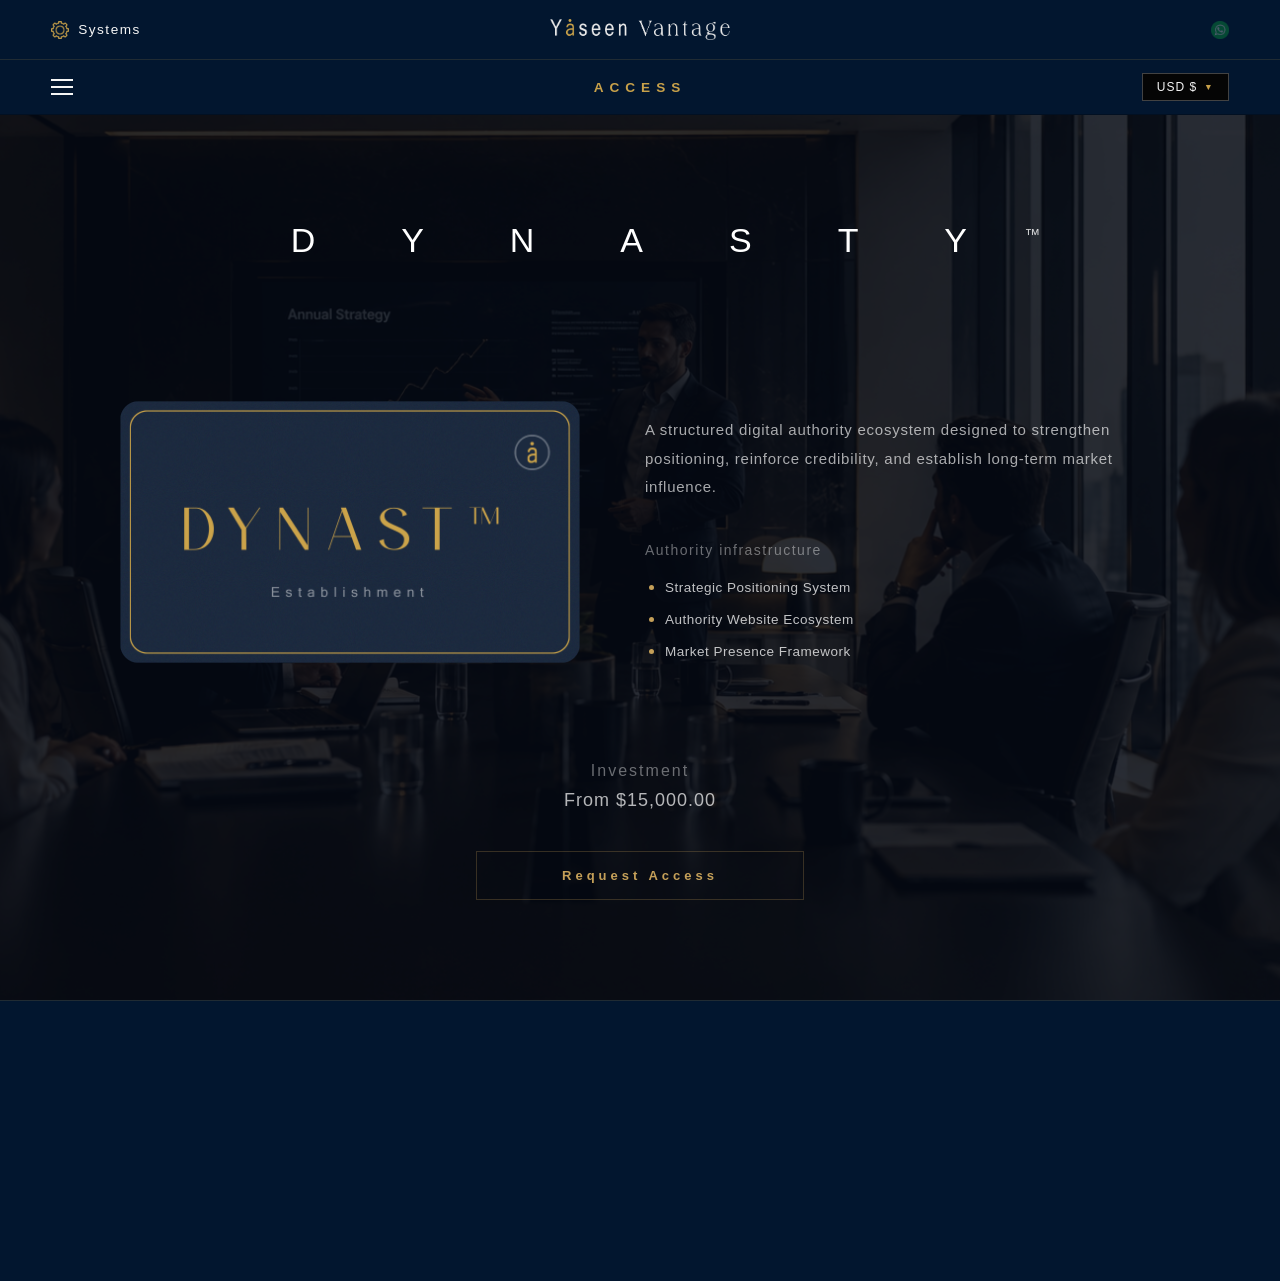
<file: dynast.html>
<!doctype html>
<html lang="en">
  <head>
    <meta charset="UTF-8" />
    <link rel="icon" type="image/png" href="images/icon.png" />
    <meta name="viewport" content="width=device-width, initial-scale=1.0" />
    <title>YASEEN VANTAGE™ | Digital Positioning & Perception Systems™</title>
    <meta
      name="description"
      content="The DYNAST™ authority ecosystem for established founders. Full infrastructure. Powered by The Square Matrix™"
    />
    <meta property="og:title" content="DYNAST™ | Establishment System" />
    <meta
      property="og:description"
      content="Full authority infrastructure for market leaders. Powered by The Square Matrix™"
    />
    <meta
      property="og:image"
      content="https://yaseenvantage.com/images/dynast-card.png"
    />
    <meta property="og:url" content="https://yaseenvantage.com/dynast.html" />
    <meta property="og:type" content="product" />
    <meta name="twitter:card" content="summary_large_image" />
    <meta
      name="twitter:image"
      content="https://yaseenvantage.com/images/dynast-card.png"
    />
    <!-- Canonical -->
    <link rel="canonical" href="https://yaseenvantage.com/" />
    <link rel="stylesheet" href="css/style.css" />
  </head>
  <body>
    <!-- MASTER DUAL-HEADER SYSTEM (LOCKED & ALIGNED) -->
    <header class="master-header">
      <!-- HEADER 1: Fixed Permanently -->
      <div class="header-top">
        <div class="header-grid unified-width-lock">
          <div class="header-left item-left">
            <a
              href="index.html#main-systems-architecture"
              class="header-interactive-node layout-align-left"
            >
              <div class="icon-layout-shield text-icon-gap">
                <img
                  src="images/systems.png"
                  alt="Systems Framework"
                  class="local-png-node"
                />
              </div>
              <span class="text-systems">Systems</span>
            </a>
          </div>
          <div class="header-center item-center">
            <a href="index.html" class="logo-interactive-anchor">
              <div class="logo-vector-shield">
                <img
                  src="images/yaseen-vantage-logo.png"
                  alt="Yaseen Vantage"
                  class="master-png-wordmark"
                />
              </div>
            </a>
          </div>
          <div class="header-right item-right">
            <a
              href="https://wa.me/255617996962?text=Hello%20YASEEN%20VANTAGE%E2%84%A2%2C%20I%20am%20interested%20in%20building%20or%20strengthening%20my%20brand%20authority.%20I%20would%20like%20to%20discuss%20my%20brand%20with%20your%20team."
              class="header-interactive-node layout-align-right"
              target="_blank"
              rel="noopener noreferrer"
            >
              <div
                class="icon-layout-shield"
                style="transition: opacity 0.4s cubic-bezier(0.16, 1, 0.3, 1)"
              >
                <img
                  src="images/whatsapp.png"
                  alt="WhatsApp Direct"
                  class="local-png-node"
                  style="
                    opacity: 0.3;
                    transition: opacity 0.4s ease;
                    display: block;
                  "
                  onmouseover="this.style.opacity = '0.65'"
                  onmouseout="this.style.opacity = '0.3'"
                  ondragstart="return false;"
                />
              </div>
            </a>
          </div>
        </div>
      </div>

      <!-- HEADER 2: Smart Navigation Panel (Hides Behind Header 1) -->
      <div class="header-bottom">
        <div class="header-grid unified-width-lock">
          <div class="header-left item-left">
            <a href="#menu" class="header-interactive-node layout-align-left">
              <div class="menu-button">
                <span class="bar"></span>
                <span class="bar"></span>
                <span class="bar"></span>
              </div>
            </a>
          </div>
          <div class="header-center item-center">
            <!-- Updated path targets your standalone page with a clean discovery parameter -->
            <a
              href="intake-access.html?system=access"
              class="header-interactive-node"
            >
              <span class="text-access">ACCESS</span>
            </a>
          </div>
          <div class="header-right item-right">
            <div
              class="luxury-select-box layout-align-right"
              id="currencySelector"
            >
              <div class="select-trigger">
                <span id="selectedCurrency">USD $</span>
                <span class="select-arrow">▼</span>
              </div>
              <ul class="select-options-panel">
                <li data-value="USD">USD $</li>
                <li data-value="EUR">EUR €</li>
                <li data-value="GBP">GBP £</li>
                <li data-value="AED">AED د.إ</li>
                <li data-value="TZS">TZS</li>
              </ul>
            </div>
          </div>
        </div>
      </div>
    </header>
    <style>
      /* =========================================================================
   YASEEN VANTAGE™ | DYNASTY™ SYSTEM BRAND CONVERSION LAYOUT ENGINE v2.5
   PART 1 - DUAL GRIDS, FIXED NAV BAR SPACE PROTECTION, & DESKTOP MESHES
   ========================================================================= */

      .luxury-system-display-viewport-base {
        position: relative;
        width: 100%;
        min-height: 100vh;
        background-color: #050a14;
        /* Provides 220px of top padding safety barrier so your master DYNASTY™ header
     letters break perfectly clear from your fixed top elements bar panel */
        padding: 220px 0 100px 0 !important;
        box-sizing: border-box;
        display: flex;
        flex-direction: column;
        align-items: center;
        justify-content: flex-start;
        overflow: hidden;
      }

      .luxury-system-phantom-background-media-overlay {
        position: absolute;
        inset: 0;
        background-image: url("../images/hero-image-2.png") !important; /* Targets your exact local background image path asset */
        background-size: cover;
        background-position: center;
        background-repeat: no-repeat;
        opacity: 0.15;
        pointer-events: none;
        z-index: 1;
      }

      .luxury-system-monolith-column-container {
        position: relative;
        width: 90%;
        max-width: 1040px; /* Expanded desktop width prevents text columns from crushing the right margins */
        margin: 0 auto;
        z-index: 2;
        display: flex;
        flex-direction: column;
      }

      .system-breathing-header-wrapper {
        width: 100%;
        text-align: center;
        margin-bottom: 140px !important;
      }

      .luxury-wide-breathing-title {
        font-size: 34px !important; /* Balanced compression metrics prevent screen margin leaks for longer titles */
        font-weight: 300;
        color: #ffffff;
        letter-spacing: 0.75em !important; /* Gently compressed tracking gaps fit the entire word plus trademark */
        text-indent: 0.75em !important; /* Normalization math balances trailing blank letter tracks spacing */
        text-transform: uppercase;
        margin: 0;
        line-height: 1.2;
        white-space: nowrap !important;
        display: inline-block;
      }

      .trademark-inline-lock {
        display: inline-block;
        letter-spacing: normal !important;
        text-indent: 0 !important;
        font-size: 16px;
        vertical-align: super;
        margin-left: -0.2em;
        color: rgba(255, 255, 255, 0.8);
      }

      .reverse-reveal-char {
        display: inline-block;
        opacity: 0;
        transform: translateY(12px) scale(0.97);
        transition:
          opacity 1.4s cubic-bezier(0.16, 1, 0.3, 1),
          transform 1.4s cubic-bezier(0.16, 1, 0.3, 1);
        transition-delay: calc(var(--reveal-idx) * 250ms);
      }

      .reveal-active {
        opacity: 1 !important;
        transform: translateY(0) scale(1) !important;
      }

      .luxury-widescreen-split-layout-grid {
        display: grid;
        grid-template-columns: 460px 1fr; /* Custom desktop layout matrix card width proportions */
        gap: 65px;
        width: 100%;
        align-items: start;
      }

      .luxury-widescreen-left-block-lane {
        display: flex;
        flex-direction: column;
        width: 100%;
      }

      .system-local-card-png-frame-box {
        width: 100%;
        display: flex;
        justify-content: flex-start;
      }

      .system-local-card-png-asset-fluid {
        width: 100%;
        height: auto;
        object-fit: contain;
        display: block;
      }

      /* =========================================================================
   YASEEN VANTAGE™ | DYNASTY™ SYSTEM BRAND CONVERSION LAYOUT ENGINE v2.5
   PART 2 - RIGHT LANE TEXT INTEL, GOLD-DOTTED LISTS, & MOBILE AUTO-REFACTORS
   ========================================================================= */

      /* --- RIGHT COLUMN CONTAINER: TEXT INTLLIGENCE BLOCKS --- */
      .luxury-widescreen-right-block-lane {
        width: 100%;
        padding-top: 15px; /* Aligns abstract text baseline with top boundary row of the left card asset */
        padding-right: 40px; /* Protective buffer padding shield stops right side boundary crushing errors */
        box-sizing: border-box;
        display: flex;
        flex-direction: column;
        text-align: left;
      }

      .system-primary-abstract-text-box {
        width: 100%;
      }

      .abstract-body-description-text {
        font-size: 15px; /* Enhanced authoritative font metrics scale */
        color: rgba(255, 255, 255, 0.65);
        line-height: 1.9;
        margin: 0;
        letter-spacing: 0.05em;
        font-weight: 300;
      }

      /* --- THE INFRASTRUCTURE SPECIFICATION LIST AREA --- */
      .system-architecture-specification-vertical-stack {
        width: 100%;
        text-align: left;
      }

      .architecture-stack-main-title {
        font-size: 14px;
        color: rgba(255, 255, 255, 0.4);
        letter-spacing: 1.5px;
        margin: 0 0 20px 0;
        font-weight: 400;
        text-transform: none !important; /* Capitalize first word only override */
      }

      /* True Dotted List Style Settings */
      .architecture-minimal-dotted-group-list {
        list-style-type: -webkit-disc !important;
        list-style-type: disc !important;
        padding-left: 20px;
        margin: 0;
        display: flex;
        flex-direction: column;
        gap: 14px;
      }

      .minimal-bullet-dotted-row-item {
        color: #c5a059 !important; /* Locks the dot marker to gold color */
        padding: 0;
        margin: 0;
      }

      .minimal-bullet-label-string-text {
        font-size: 13.5px;
        color: rgba(255, 255, 255, 0.75);
        letter-spacing: 0.5px;
        font-weight: 300;
      }

      /* --- THE INVESTMENT ACCESS ACCESS GATEWAYS (FULLY CENTERED AT BASE) --- */
      .system-investment-access-vertical-gate-panel {
        width: 100%;
        text-align: center;
      }

      .investment-valuation-text-card-box {
        width: 100%;
      }

      .investment-header-caption-title {
        font-size: 16px;
        color: rgba(255, 255, 255, 0.4);
        letter-spacing: 2px;
        margin: 0 0 10px 0;
        font-weight: 400;
      }

      .investment-numeric-amount-tier-string {
        font-size: 18px;
        font-weight: 300;
        color: rgba(255, 255, 255, 0.7);
        letter-spacing: 1px;
        margin: 0;
      }

      .btn-center-alignment-strip {
        display: flex;
        justify-content: center;
        width: 100%;
      }

      /* Corporate Access Trigger Link Button */
      .btn-luxury-vantage-access-trigger-link {
        display: inline-block;
        background: transparent;
        border: 1px solid rgba(197, 160, 89, 0.25);
        color: #c5a059;
        padding: 16px 85px; /* Rigid broad bounding weight parameters */
        font-size: 13px; /* Enhanced font size profile scale */
        letter-spacing: 4px;
        text-decoration: none;
        text-transform: capitalize;
        font-weight: 600; /* Robust weight thickness rules */
        transition: all 0.4s cubic-bezier(0.16, 1, 0.3, 1);
      }

      .btn-luxury-vantage-access-trigger-link:hover {
        border-color: #c5a059;
        background: rgba(197, 160, 89, 0.02);
        box-shadow: 0 0 25px rgba(197, 160, 89, 0.15);
      }

      /* --- CONTINUOUS BIDIRECTIONAL FADE CONTROLLER CLASS ANIMATIONS --- */
      .continuous-scroll-reveal-node {
        opacity: 0;
        transform: translateY(25px);
        transition:
          opacity 1.4s cubic-bezier(0.16, 1, 0.3, 1),
          transform 1.4s cubic-bezier(0.16, 1, 0.3, 1);
        will-change: transform, opacity;
      }

      .node-revealed {
        opacity: 1 !important;
        transform: translateY(0) !important;
      }

      /* =========================================================================
   🔒 MASTER FINAL OVERRIDES FOR RESPONSIVE MOBILE VIEW TIERS
   ========================================================================= */
      @media (max-width: 768px) {
        /* DIRECT BASE IMAGE FIX: 
     Forces background layer image visibility natively on mobile phone viewports */
        .luxury-system-display-viewport-base {
          padding: 140px 0 60px 0 !important;
          background-image:
            linear-gradient(rgba(5, 10, 20, 0.85), rgba(5, 10, 20, 0.85)),
            url("../images/hero-image-2.png") !important;
          background-size: cover !important;
          background-position: center center !important;
          background-attachment: scroll !important; /* Prevents mobile rendering freeze bugs */
          background-repeat: no-repeat !important;
        }

        /* Destroys the redundant overlay element to prevent mobile stack collisions */
        .luxury-system-phantom-background-media-overlay {
          display: none !important;
        }

        .system-breathing-header-wrapper {
          margin-bottom: 50px !important;
        }

        .luxury-wide-breathing-title {
          font-size: 18px !important; /* Compact scale prevents long title from spilling off phone glass borders */
          letter-spacing: 0.35em !important;
          text-indent: 0.35em !important;
        }
        .trademark-inline-lock {
          font-size: 11px !important;
          margin-left: -0.1em;
        }

        /* Destroys desktop grid, rebuilding a structured single-column stack flow */
        .luxury-widescreen-split-layout-grid {
          display: flex !important;
          flex-direction: column !important;
          align-items: center !important;
          justify-content: center !important;
          gap: 35px !important;
          width: 100% !important;
        }

        .system-local-card-png-frame-box {
          display: flex !important;
          justify-content: center !important;
          width: 100% !important;
        }

        .system-local-card-png-asset-fluid {
          max-width: 290px !important;
          width: 100% !important;
          margin: 0 auto !important;
        }

        .luxury-widescreen-right-block-lane {
          padding-right: 0 !important;
          text-align: left !important; /* Sets text container boundaries to align left on mobile screen viewports */
          align-items: flex-start !important; /* Forces layout inner components to stack towards the left margin */
          width: 100% !important;
          max-width: 290px !important; /* Locks width parameters to align perfectly matching the bounds of your card graphic above */
          margin: 0 auto !important;
        }

        .abstract-body-description-text {
          font-size: 13px !important;
          text-align: left !important; /* Left aligns paragraph copy completely */
          line-height: 1.7;
          width: 100% !important;
          margin: 0 !important;
          color: rgba(255, 255, 255, 0.7) !important;
        }

        .system-architecture-specification-vertical-stack {
          text-align: left !important;
          margin: 30px 0 0 0 !important;
          width: 100% !important;
        }

        .architecture-stack-main-title {
          text-align: left !important;
          font-size: 11px !important;
          margin-bottom: 12px;
        }

        /* Clean left align list block structure with standard indentation */
        .architecture-minimal-dotted-group-list {
          display: block !important; /* Clears centering flex parameters */
          list-style-position: outside !important; /* Pulls dot markers to sit neatly outside text streams */
          padding-left: 18px !important; /* Establishes a razor-sharp straight indent margin baseline axis */
          width: 100% !important;
        }

        .minimal-bullet-dotted-row-item {
          display: list-item !important; /* Forces markers to line up natively on a straight axis */
          text-align: left !important;
          margin-bottom: 12px;
        }

        /* Full-width responsive button framework for smartphones */
        .btn-luxury-vantage-access-trigger-link {
          width: 100% !important;
          max-width: 290px; /* Snaps action button to align flawlessly with text parameters grid bounds */
          box-sizing: border-box !important;
          text-align: center !important;
          padding: 14px 0 !important;
          font-size: 11px !important;
        }
      }
    </style>
    <!-- =========================================================================
     YASEEN VANTAGE™ | DYNASTY™ SYSTEM SHOWCASE PLATFORM — PRODUCTION INFRASTRUCTURE
     PURE ISOLATED MIDDLE OPERATIONS CORE COMPONENT BLOCK
     ========================================================================= -->
    <main class="luxury-system-display-viewport-base" id="dynastyMainStage">
      <!-- DEEP BACKGROUND RE-LINKED CORE BACKDROP MATRIX OVERLAY -->
      <div class="luxury-system-phantom-background-media-overlay"></div>

      <div class="luxury-system-monolith-column-container unified-width-lock">
        <!-- 1. INTENTIONAL WIDE TRACKING BREATHING HEADER ROW (SLOW REVERSE REVEAL CHANNELS) -->
        <header class="system-breathing-header-wrapper">
          <h1 class="luxury-wide-breathing-title">
            <!-- Text order stays immutable, style delays force Y to reveal first -->
            <span class="reverse-reveal-char" style="--reveal-idx: 7">D</span>
            <span class="reverse-reveal-char" style="--reveal-idx: 6">Y</span>
            <span class="reverse-reveal-char" style="--reveal-idx: 5">N</span>
            <span class="reverse-reveal-char" style="--reveal-idx: 4">A</span>
            <span class="reverse-reveal-char" style="--reveal-idx: 3">S</span>
            <span class="reverse-reveal-char" style="--reveal-idx: 2">T</span>
            <span class="reverse-reveal-char" style="--reveal-idx: 1">Y</span>
            <span class="trademark-inline-lock">™</span>
          </h1>
        </header>

        <!-- 2. MASTER DUAL-LANE MESH ARCHITECTURE -->
        <div
          class="luxury-widescreen-split-layout-grid continuous-scroll-reveal-node"
        >
          <!-- LEFT LANE CONTAINER: NATIVE DYNASTY CARD PNG EMBED IMAGE -->
          <div class="luxury-widescreen-left-block-lane">
            <div class="system-local-card-png-frame-box">
              <img
                src="images/dynast-card.png"
                class="system-local-card-png-asset-fluid"
                alt="Dynasty Legacy Card"
                ondragstart="return false;"
              />
            </div>
          </div>

          <!-- RIGHT LANE CONTAINER: AUTHORITATIVE TEXT INTELLIGENCE STACKS -->
          <div class="luxury-widescreen-right-block-lane">
            <!-- DESCRIPTION PARAGRAPH SUMMARY -->
            <div class="system-primary-abstract-text-box">
              <p class="abstract-body-description-text">
                A structured digital authority ecosystem designed to strengthen
                positioning, reinforce credibility, and establish long-term
                market influence.
              </p>
            </div>

            <!-- COMPACT ARCHITECTURE BULLET DATA LIST MATRIX -->
            <section
              class="system-architecture-specification-vertical-stack"
              style="margin-top: 40px"
            >
              <h2 class="architecture-stack-main-title">
                Authority infrastructure
              </h2>

              <ul class="architecture-minimal-dotted-group-list">
                <li class="minimal-bullet-dotted-row-item">
                  <span class="minimal-bullet-label-string-text"
                    >Strategic Positioning System</span
                  >
                </li>
                <li class="minimal-bullet-dotted-row-item">
                  <span class="minimal-bullet-label-string-text"
                    >Authority Website Ecosystem</span
                  >
                </li>
                <li class="minimal-bullet-dotted-row-item">
                  <span class="minimal-bullet-label-string-text"
                    >Market Presence Framework</span
                  >
                </li>
              </ul>
            </section>
          </div>
          <!-- End of right-lane -->
        </div>
        <!-- End of grid -->

        <!-- 3. CENTRALIZED TRANSACTION INGESTION VAULT GATEWAY -->
        <section
          class="system-investment-access-vertical-gate-panel continuous-scroll-reveal-node"
          style="margin-top: 100px"
        >
          <div class="investment-valuation-text-card-box">
            <h2 class="investment-header-caption-title">Investment</h2>
            <p class="investment-numeric-amount-tier-string">From $15,000</p>
          </div>

          <!-- MASTER INTENT TRIGGER ACCESS BUTTON LINK DIRECTLY BOUND TO INTAKE ACCESS SOURCE -->
          <div class="btn-center-alignment-strip" style="margin-top: 40px">
            <a
              href="intake-access.html?system=dynasty"
              class="btn-luxury-vantage-access-trigger-link"
              ondragstart="return false;"
            >
              Request Access
            </a>
          </div>
        </section>
      </div>
      <!-- End of luxury-system-monolith-column-container -->
    </main>

    <!-- PRODUCTION ANIMATION CONTROLLER ENGINE -->
    <script>
      document.addEventListener("DOMContentLoaded", () => {
        // Phase 1: Smooth delayed reverse character title reveal loop
        setTimeout(() => {
          document.querySelectorAll(".reverse-reveal-char").forEach((char) => {
            char.classList.add("reveal-active");
          });
        }, 200);

        // Phase 2: High-end continuous multi-directional scroll visibility tracker
        const targetScrollNodes = document.querySelectorAll(
          ".continuous-scroll-reveal-node",
        );

        function evaluateViewportIntersectingFades() {
          const windowHeightTriggerOffset = window.innerHeight * 0.95;

          targetScrollNodes.forEach((node) => {
            const boundingData = node.getBoundingClientRect();

            if (
              boundingData.top < windowHeightTriggerOffset &&
              boundingData.bottom > 50
            ) {
              node.classList.add("node-revealed");
            } else {
              node.classList.remove("node-revealed");
            }
          });
        }

        window.addEventListener("scroll", evaluateViewportIntersectingFades);
        window.addEventListener("resize", evaluateViewportIntersectingFades);
        evaluateViewportIntersectingFades(); // Initialize loop on page paint mount
      });
    </script>

    <!-- CLEAN 3-UTILITY AUTHORITY FOOTER -->
    <footer class="master-footer">
      <div class="footer-grid-container">
        <div class="footer-row row-top center-column-lock recursive-reveal">
          <p class="footer-slogan">Built for Legacy</p>
          <p class="footer-copyright">
            ©2026 YASEEN VANTAGE™ | All rights reserved
          </p>
        </div>

        <div class="footer-navigation-strip recursive-reveal">
          <div class="footer-inner-row">
            <div class="footer-links-left">
              <a href="about.html#about-engine-container">About</a>
              <span class="link-divider">|</span>
              <a href="index.html#main-systems-architecture">Systems</a>
              <span class="link-divider">|</span>
              <a
                href="https://wa.me"
                class="footer-direct-desk-link"
                target="_blank"
                >Direct Desk</a
              >
            </div>
            <div class="footer-links-right">
              <a href="terms-and-conditions.html#termsMainStage"
                >Terms & Conditions</a
              >
              <span class="link-divider">|</span>
              <a href="privacy-policy.html#privacyMainStage">Privacy Policy</a>
              <span class="link-divider">|</span>
              <a href="cookies.html#cookieMainStage">Cookies</a>
            </div>
          </div>
        </div>

        <div
          class="footer-row row-bottom asset-categorization-grid recursive-reveal"
        >
          <div class="category-block block-social">
            <a
              href="mailto:principal@yaseenvantage.com"
              class="footer-vector-node"
              style="display: inline-block; text-decoration: none"
            >
              <div
                class="footer-icon-shield"
                style="transition: opacity 0.4s cubic-bezier(0.16, 1, 0.3, 1)"
              >
                <img
                  src="images/email.png"
                  alt="Email"
                  style="
                    opacity: 0.3;
                    transition: opacity 0.4s ease;
                    display: block;
                  "
                  onmouseover="this.style.opacity = '0.65'"
                  onmouseout="this.style.opacity = '0.3'"
                />
              </div>
            </a>
          </div>

          <div class="category-block block-payments">
            <div class="badge-layout-shield">
              <img src="images/paypal.png" alt="PayPal" class="badge-img" />
            </div>
            <div class="badge-layout-shield">
              <img src="images/visa.png" alt="Visa" class="badge-img" />
            </div>
            <div class="badge-layout-shield">
              <img
                src="images/mastercard.png"
                alt="Mastercard"
                class="badge-img"
              />
            </div>
            <div class="badge-layout-shield">
              <img src="images/amex.png" alt="Amex" class="badge-img" />
            </div>
          </div>

          <div class="category-block block-signature">
            <p>Engineered by YASEEN VANTAGE™</p>
          </div>
        </div>
      </div>
    </footer>

    <!-- NAVIGATION CONSOLE DRAWER CORE SYSTEM -->
    <div class="menu-console-drawer" id="menuConsoleDrawer">
      <div class="drawer-inner-matrix">
        <div class="drawer-category-group">
          <span class="category-header-title">SYSTEMS</span>
          <ul class="nested-tree-links">
            <li>
              <a
                href="white-horse.html#whitehorseMainStage"
                class="tree-node-item drawer-reveal-node"
                >White Horse™</a
              >
            </li>
            <li>
              <a
                href="dynast.html#dynastyMainStage"
                class="tree-node-item drawer-reveal-node"
                >Dynast™</a
              >
            </li>
            <li>
              <a
                href="emir.html#emirMainStage"
                class="tree-node-item drawer-reveal-node"
                >Emir™</a
              >
            </li>
          </ul>
        </div>

        <div class="drawer-category-group">
          <span class="category-header-title">REQUEST</span>
          <ul class="nested-tree-links">
            <li>
              <a
                href="index.html#selective-enhancements-catalog"
                class="tree-node-item drawer-reveal-node"
                >Custom Enhancement</a
              >
            </li>
          </ul>
        </div>

        <div class="drawer-category-group">
          <span class="category-header-title">DISCOVER</span>
          <ul class="nested-tree-links">
            <li>
              <a
                href="about.html#about-engine-container"
                class="tree-node-item drawer-reveal-node"
                >About</a
              >
            </li>

            <li>
              <a
                href="index.html#authority-transformation-script"
                class="tree-node-item drawer-reveal-node"
                >Transformations</a
              >
            </li>
            <li>
              <a
                href="doctrine.html#doctrineMainStage"
                class="tree-node-item drawer-reveal-node"
                >Doctrine</a
              >
            </li>
            <li>
              <a
                href="faq.html#faqMainStage"
                class="tree-node-item drawer-reveal-node"
                >FAQ</a
              >
            </li>
            <li>
              <a
                href="the-architect.html#the-architect-MainStage"
                class="tree-node-item drawer-reveal-node"
                >The Architect</a
              >
            </li>

            <li>
              <a
                href="the-dying-eagle.html#the-dying-eagle-MainStage"
                class="tree-node-item drawer-reveal-node"
                >The Dying Eagle Story</a
              >
            </li>
          </ul>
        </div>

        <!-- Category Block 4: Legal Framework -->
        <div class="drawer-category-group">
          <span class="category-header-title">LEGAL</span>
          <ul class="nested-tree-links">
            <li>
              <a
                href="terms-and-conditions.html#termsMainStage"
                class="tree-node-item drawer-reveal-node"
                >Terms</a
              >
            </li>
            <li>
              <a
                href="privacy-policy.html#privacyMainStage"
                class="tree-node-item drawer-reveal-node"
                >Privacy</a
              >
            </li>
            <li>
              <a
                href="cookies.html#cookieMainStage"
                class="tree-node-item drawer-reveal-node"
                >Cookies</a
              >
            </li>
          </ul>
        </div>

        <!-- =========================================================================
                 SURGICAL EXPANSION: DIRECT FIRM OPERATIONS SECURE COMMUNICATIONS
                 ========================================================================= -->
        <div class="drawer-category-group drawer-email-buffer">
          <span class="category-header-title">SECURE COMMUNICATIONS</span>
          <ul class="nested-tree-links">
            <li>
              <a
                href="mailto:principal@yaseenvantage.com"
                class="tree-node-item drawer-reveal-node firm-email-anchor"
              >
                principal@yaseenvantage.com
              </a>
            </li>
          </ul>
        </div>
      </div>
    </div>
    <!-- Blurring Mask Backdrop Overlay Blanket Layer -->
    <div class="drawer-escape-blanket" id="drawerEscapeBlanket"></div>

    <!-- =========================================================================
         🔒 ISOLATED HERO RE-REVEAL ENGINE — ZERO MASTER CODE CHANGES REQUIRED
         Runs independently to continuously refresh the randomized letter reveal loop
         ========================================================================= -->
    <script>
      (function () {
        const heroHeadlineNode = document.querySelector(".primary-headline");
        const randomizedLetters = document.querySelectorAll(
          ".random-reveal-char",
        );

        if (heroHeadlineNode && randomizedLetters.length > 0) {
          // Configuration engine tracks exact entry/exit bounds of the word on screen
          const standaloneObserver = new IntersectionObserver(
            (entries) => {
              entries.forEach((entry) => {
                if (entry.isIntersecting) {
                  // Re-triggers the slow, subtle random reveal sequence when scrolling up into view
                  randomizedLetters.forEach((char) => {
                    char.classList.add("char-reveal-active");
                  });
                } else {
                  // Instantly resets opacity states when scrolled deep below the fold lines
                  randomizedLetters.forEach((char) => {
                    char.classList.remove("char-reveal-active");
                  });
                }
              });
            },
            {
              threshold: 0.05, // Fire instant metrics calibration when 5% of the title box is visible
              rootMargin: "0px 0px -20px 0px",
            },
          );

          // Bind observer tracking directly to the target heading block container element only
          standaloneObserver.observe(heroHeadlineNode);
        }
      })();
    </script>

    <script src="js/script.js"></script>
    <script src="js/currency-engine.js"></script>
  </body>
</html>
</file>
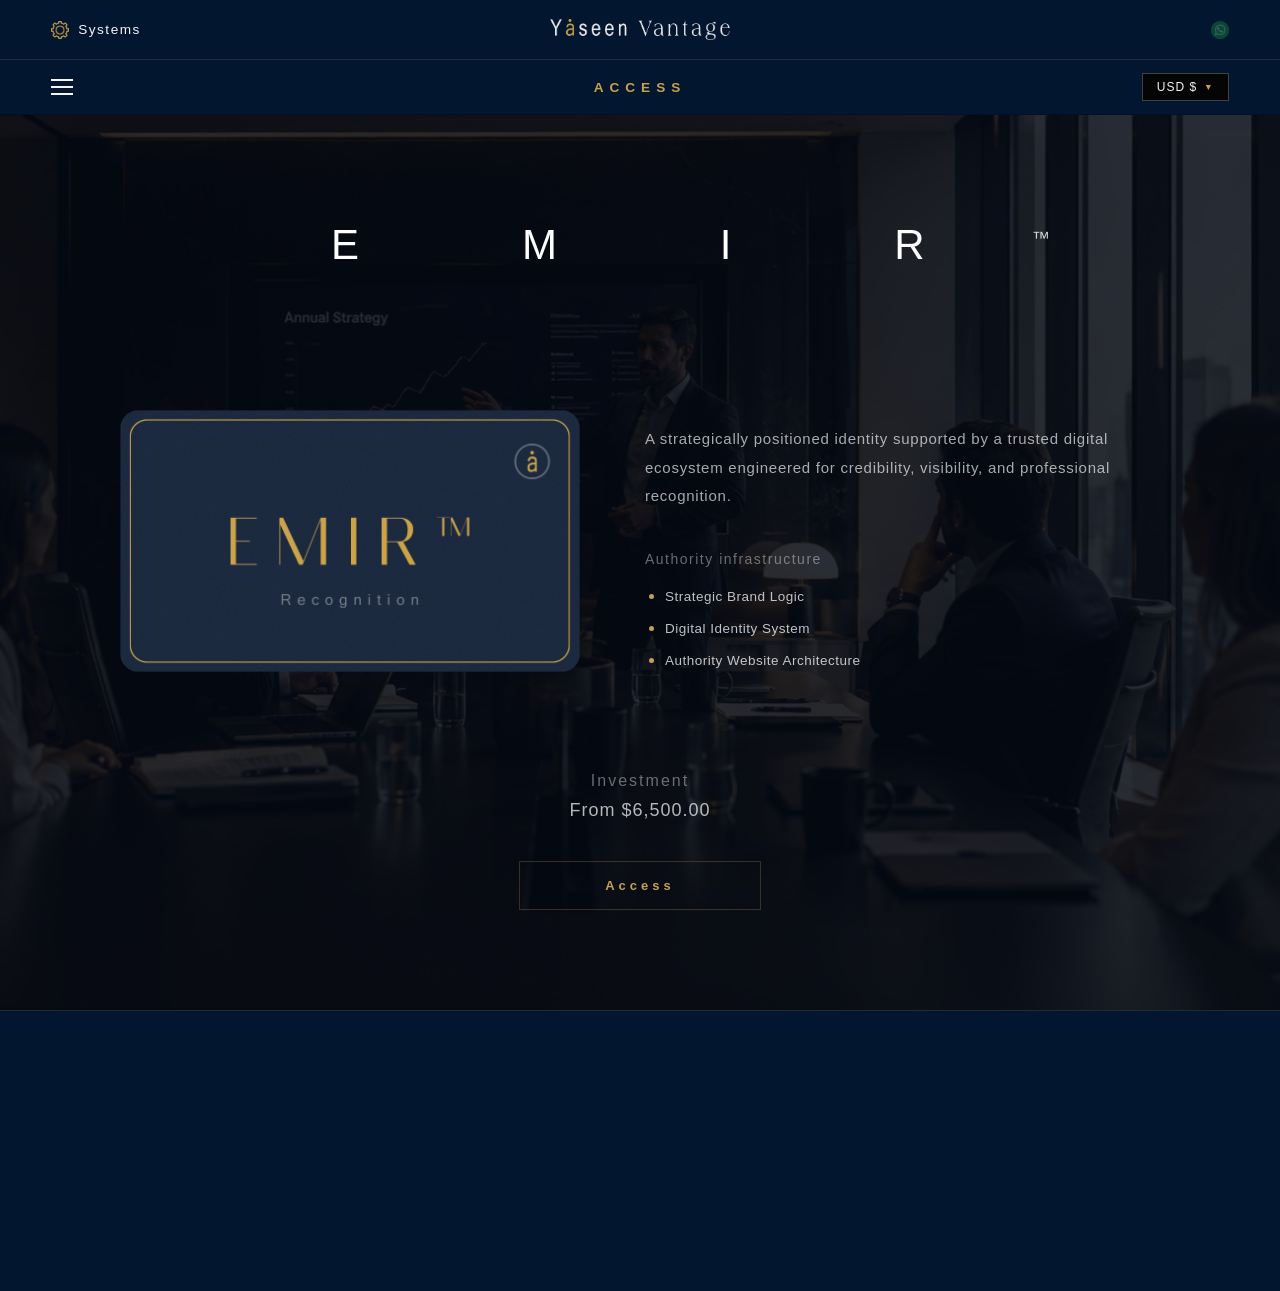
<file: emir.html>
<!doctype html>
<html lang="en">
  <head>
    <meta charset="UTF-8" />
    <link rel="icon" type="image/png" href="images/icon.png" />
    <meta name="viewport" content="width=device-width, initial-scale=1.0" />
    <title>YASEEN VANTAGE™ | Digital Positioning & Perception Systems™</title>
    <meta
      name="description"
      content="The EMIR™ authority system for founders ready to establish immediate market recognition. Powered by The Square Matrix™."
    />
    <meta property="og:title" content="EMIR™ | Recognition System" />
    <meta
      property="og:description"
      content="Digital recognition for founders ready to lead. Powered by The Square Matrix™"
    />
    <meta
      property="og:image"
      content="https://yaseenvantage.com/images/emir-card.png"
    />
    <meta property="og:url" content="https://yaseenvantage.com/emir.html" />
    <meta property="og:type" content="product" />
    <meta name="twitter:card" content="summary_large_image" />
    <meta
      name="twitter:image"
      content="https://yaseenvantage.com/images/emir-card.png"
    />
    <!-- Canonical -->
    <link rel="canonical" href="https://yaseenvantage.com/" />
    <link rel="stylesheet" href="css/style.css" />
  </head>
  <body>
    <!-- MASTER DUAL-HEADER SYSTEM (LOCKED & ALIGNED) -->
    <header class="master-header">
      <!-- HEADER 1: Fixed Permanently -->
      <div class="header-top">
        <div class="header-grid unified-width-lock">
          <div class="header-left item-left">
            <a
              href="index.html#main-systems-architecture"
              class="header-interactive-node layout-align-left"
            >
              <div class="icon-layout-shield text-icon-gap">
                <img
                  src="images/systems.png"
                  alt="Systems Framework"
                  class="local-png-node"
                />
              </div>
              <span class="text-systems">Systems</span>
            </a>
          </div>
          <div class="header-center item-center">
            <a href="index.html" class="logo-interactive-anchor">
              <div class="logo-vector-shield">
                <img
                  src="images/yaseen-vantage-logo.png"
                  alt="Yaseen Vantage"
                  class="master-png-wordmark"
                />
              </div>
            </a>
          </div>
          <div class="header-right item-right">
            <a
              href="https://wa.me/255617996962?text=Hello%20YASEEN%20VANTAGE%E2%84%A2%2C%20I%20am%20interested%20in%20building%20or%20strengthening%20my%20brand%20authority.%20I%20would%20like%20to%20discuss%20my%20brand%20with%20your%20team."
              class="header-interactive-node layout-align-right"
              target="_blank"
              rel="noopener noreferrer"
            >
              <div
                class="icon-layout-shield"
                style="transition: opacity 0.4s cubic-bezier(0.16, 1, 0.3, 1)"
              >
                <img
                  src="images/whatsapp.png"
                  alt="WhatsApp Direct"
                  class="local-png-node"
                  style="
                    opacity: 0.3;
                    transition: opacity 0.4s ease;
                    display: block;
                  "
                  onmouseover="this.style.opacity = '0.65'"
                  onmouseout="this.style.opacity = '0.3'"
                  ondragstart="return false;"
                />
              </div>
            </a>
          </div>
        </div>
      </div>

      <!-- HEADER 2: Smart Navigation Panel (Hides Behind Header 1) -->
      <div class="header-bottom">
        <div class="header-grid unified-width-lock">
          <div class="header-left item-left">
            <a href="#menu" class="header-interactive-node layout-align-left">
              <div class="menu-button">
                <span class="bar"></span>
                <span class="bar"></span>
                <span class="bar"></span>
              </div>
            </a>
          </div>
          <div class="header-center item-center">
            <!-- Updated path targets your standalone page with a clean discovery parameter -->
            <a
              href="intake-access.html?system=access"
              class="header-interactive-node"
            >
              <span class="text-access">ACCESS</span>
            </a>
          </div>
          <div class="header-right item-right">
            <div
              class="luxury-select-box layout-align-right"
              id="currencySelector"
            >
              <div class="select-trigger">
                <span id="selectedCurrency">USD $</span>
                <span class="select-arrow">▼</span>
              </div>
              <ul class="select-options-panel">
                <li data-value="USD">USD $</li>
                <li data-value="EUR">EUR €</li>
                <li data-value="GBP">GBP £</li>
                <li data-value="AED">AED د.إ</li>
                <li data-value="TZS">TZS</li>
              </ul>
            </div>
          </div>
        </div>
      </div>
    </header>
    <style>
      /* =========================================================================
   YASEEN VANTAGE™ | CENTRAL SYSTEMS BRAND CONVERSION LAYOUT ENGINE v2.5
   PRODUCTION MASTER LAYOUT PARADIGM — COMPILING RESPONSIVE OVERRIDES
   ========================================================================= */

      .luxury-system-display-viewport-base {
        position: relative;
        width: 100%;
        min-height: 100vh;
        background-color: #050a14;
        /* FIXED NAV BAR SPACE PROTECTION CUSHION:
     Provides 220px of top padding safety barrier so your master EMIR™ header
     letters break perfectly clear from your fixed top elements bar panel */
        padding: 220px 0 100px 0 !important;
        box-sizing: border-box;
        display: flex;
        flex-direction: column;
        align-items: center;
        justify-content: flex-start;
        overflow: hidden;
      }

      /* --- THE DIRECT RE-LINKED CORE BACKDROP MATRIX OVERLAY --- */
      .luxury-system-phantom-background-media-overlay {
        position: absolute;
        inset: 0;
        background-image: url("../images/hero-image-2.png") !important; /* Targets your exact local background image path asset */
        background-size: cover;
        background-position: center;
        background-repeat: no-repeat;
        opacity: 0.15; /* Low-opacity premium low-visibility background mask overlay contrast */
        pointer-events: none;
        z-index: 1;
      }

      .luxury-system-monolith-column-container {
        position: relative;
        width: 90%;
        max-width: 1040px; /* Expanded desktop width prevents text columns from crushing the right margins */
        margin: 0 auto;
        z-index: 2;
        display: flex;
        flex-direction: column;
      }

      /* --- MASTER TYPOGRAPHY BREATHING HEADER DISTANCE --- */
      .system-breathing-header-wrapper {
        width: 100%;
        text-align: center;
        margin-bottom: 140px !important; /* Expanded protective margin gap to match your spacious visualization */
      }

      .luxury-wide-breathing-title {
        font-size: 42px;
        font-weight: 300;
        color: #ffffff;
        letter-spacing: 1.2em !important; /* Wide spatial tracking rows */
        text-indent: 1.2em !important; /* Normalization math balances trailing blank letter tracks spacing */
        text-transform: uppercase;
        margin: 0;
        line-height: 1.2;
        white-space: nowrap !important;
        display: inline-block;
      }

      .trademark-inline-lock {
        display: inline-block;
        letter-spacing: normal !important;
        text-indent: 0 !important;
        font-size: 18px;
        vertical-align: super;
        margin-left: -0.3em;
        color: rgba(255, 255, 255, 0.8);
      }

      /* --- REVERSE CHARACTER REVEAL TRANSIT ENGINE RULES (SLOW CINEMATIC GLIDE) --- */
      .reverse-reveal-char {
        display: inline-block;
        opacity: 0;
        transform: translateY(12px) scale(0.97);
        transition:
          opacity 1.4s cubic-bezier(0.16, 1, 0.3, 1),
          transform 1.4s cubic-bezier(0.16, 1, 0.3, 1);
        /* Index multiplier variables cascade the fade sequence slowly from right to left */
        transition-delay: calc(var(--reveal-idx) * 250ms);
      }

      .reveal-active {
        opacity: 1 !important;
        transform: translateY(0) scale(1) !important;
      }

      /* --- WIDESCREEN DESKTOP DUAL-COLUMN ARRANGEMENT --- */
      .luxury-widescreen-split-layout-grid {
        display: grid;
        grid-template-columns: 460px 1fr; /* Custom desktop layout matrix card width proportions */
        gap: 65px;
        width: 100%;
        align-items: start;
      }

      .luxury-widescreen-left-block-lane {
        display: flex;
        flex-direction: column;
        width: 100%;
      }

      .system-local-card-png-frame-box {
        width: 100%;
        display: flex;
        justify-content: flex-start;
      }

      .system-local-card-png-asset-fluid {
        width: 100%;
        height: auto;
        object-fit: contain;
        display: block;
      }

      /* RIGHT COLUMN HOLDS TRANSFORMATION TEXT & SPECIFICATION BULLET GROUPS UNIFIED */
      .luxury-widescreen-right-block-lane {
        width: 100%;
        padding-top: 15px; /* Aligns abstract text baseline with top boundary row of the left card asset */
        padding-right: 40px; /* Protective buffer padding shield stops right side boundary crushing errors */
        box-sizing: border-box;
        display: flex;
        flex-direction: column;
        text-align: left;
      }

      .system-primary-abstract-text-box {
        width: 100%;
      }

      .abstract-body-description-text {
        font-size: 15px; /* Enhanced authoritative font metrics scale */
        color: rgba(255, 255, 255, 0.65);
        line-height: 1.9;
        margin: 0;
        letter-spacing: 0.05em;
        font-weight: 300;
      }

      /* --- THE INFRASTRUCTURE SPECIFICATION LIST AREA --- */
      .system-architecture-specification-vertical-stack {
        width: 100%;
        text-align: left;
      }

      .architecture-stack-main-title {
        font-size: 14px;
        color: rgba(255, 255, 255, 0.4);
        letter-spacing: 1.5px;
        margin: 0 0 20px 0;
        font-weight: 400;
        text-transform: none !important; /* Capitalize first word only override */
      }

      /* True Dotted List Style Settings */
      .architecture-minimal-dotted-group-list {
        list-style-type: -webkit-disc !important;
        list-style-type: disc !important;
        padding-left: 20px;
        margin: 0;
        display: flex;
        flex-direction: column;
        gap: 14px;
      }

      .minimal-bullet-dotted-row-item {
        color: #c5a059 !important; /* Locks the dot marker to gold color */
        padding: 0;
        margin: 0;
      }

      .minimal-bullet-label-string-text {
        font-size: 13.5px;
        color: rgba(255, 255, 255, 0.75);
        letter-spacing: 0.5px;
        font-weight: 300;
      }

      /* --- THE INVESTMENT ACCESS ACCESS GATEWAYS --- */
      .system-investment-access-vertical-gate-panel {
        width: 100%;
        text-align: center;
      }

      .investment-valuation-text-card-box {
        width: 100%;
      }

      .investment-header-caption-title {
        font-size: 16px;
        color: rgba(255, 255, 255, 0.4);
        letter-spacing: 2px;
        margin: 0 0 10px 0;
        font-weight: 400;
      }

      .investment-numeric-amount-tier-string {
        font-size: 18px;
        font-weight: 300;
        color: rgba(255, 255, 255, 0.7);
        letter-spacing: 1px;
        margin: 0;
      }

      .btn-center-alignment-strip {
        display: flex;
        justify-content: center;
        width: 100%;
      }

      .btn-luxury-vantage-access-trigger-link {
        display: inline-block;
        background: transparent;
        border: 1px solid rgba(197, 160, 89, 0.25);
        color: #c5a059;
        padding: 16px 85px;
        font-size: 13px;
        letter-spacing: 4px;
        text-decoration: none;
        text-transform: capitalize;
        font-weight: 600;
        transition: all 0.4s cubic-bezier(0.16, 1, 0.3, 1);
      }

      .btn-luxury-vantage-access-trigger-link:hover {
        border-color: #c5a059;
        background: rgba(197, 160, 89, 0.02);
        box-shadow: 0 0 25px rgba(197, 160, 89, 0.15);
      }

      /* --- CONTINUOUS MULTI-DIRECTIONAL FADE CONTROLLER CLASS ANIMATIONS --- */
      .continuous-scroll-reveal-node {
        opacity: 0;
        transform: translateY(25px);
        transition:
          opacity 1.4s cubic-bezier(0.16, 1, 0.3, 1),
          transform 1.4s cubic-bezier(0.16, 1, 0.3, 1);
        will-change: transform, opacity;
      }

      .node-revealed {
        opacity: 1 !important;
        transform: translateY(0) !important;
      }

      /* =========================================================================
   🔒 CENTRAL RESPONSIVE MOBILE HOOK OVERRIDES (FINAL CONSOLIDATION FIXED)
   Forces absolute background visibility, left text alignment, and uniform bullets.
   ========================================================================= */
      @media (max-width: 768px) {
        /* DIRECT BASE IMAGE FIX: 
     Placing the background properties directly on the main container forces 
     the image to render natively on all mobile phone viewports, bypassing any z-index clipping */
        .luxury-system-display-viewport-base {
          padding: 140px 0 60px 0 !important;
          background-image:
            linear-gradient(rgba(5, 10, 20, 0.85), rgba(5, 10, 20, 0.85)),
            url("../images/hero-image-2.png") !important;
          background-size: cover !important;
          background-position: center center !important;
          background-attachment: scroll !important; /* Prevents mobile rendering freeze bugs */
          background-repeat: no-repeat !important;
        }

        /* Destroys the redundant overlay element to prevent mobile stack collisions */
        .luxury-system-phantom-background-media-overlay {
          display: none !important;
        }

        .system-breathing-header-wrapper {
          margin-bottom: 50px !important;
        }

        .luxury-wide-breathing-title {
          font-size: 24px !important;
          letter-spacing: 0.5em !important;
          text-indent: 0.5em !important;
        }

        .trademark-inline-lock {
          font-size: 13px;
          margin-left: -0.1em;
        }

        /* Rebuilds a structured, beautifully balanced single-column stack flow on mobile phone viewports */
        .luxury-widescreen-split-layout-grid {
          display: flex !important;
          flex-direction: column !important;
          align-items: center !important;
          justify-content: center !important;
          gap: 35px !important;
          width: 100% !important;
        }

        .system-local-card-png-frame-box {
          display: flex !important;
          justify-content: center !important;
          width: 100% !important;
        }

        .system-local-card-png-asset-fluid {
          max-width: 290px !important;
          width: 100% !important;
          margin: 0 auto !important;
        }

        /* Left-aligns entire content wrapper directly below the native image card component area */
        .luxury-widescreen-right-block-lane {
          padding-right: 0 !important;
          text-align: left !important;
          align-items: flex-start !important;
          width: 100% !important;
          max-width: 290px !important; /* Snaps text parameters directly to the card width boundaries */
          margin: 0 auto !important;
        }

        .abstract-body-description-text {
          font-size: 13px !important;
          text-align: left !important;
          line-height: 1.7;
          width: 100% !important;
          margin: 0 !important;
          color: rgba(255, 255, 255, 0.7) !important;
        }

        .system-architecture-specification-vertical-stack {
          text-align: left !important;
          margin: 30px 0 0 0 !important;
          width: 100% !important;
        }

        .architecture-stack-main-title {
          text-align: left !important;
          font-size: 11px !important;
          margin-bottom: 12px;
        }

        /* Uniform left-aligned list layout with clean outer indentation dots */
        .architecture-minimal-dotted-group-list {
          display: block !important;
          list-style-position: outside !important;
          padding-left: 18px !important; /* Establishes sharp uniform indentation baseline lines */
          width: 100% !important;
        }

        .minimal-bullet-dotted-row-item {
          display: list-item !important;
          text-align: left !important;
          margin-bottom: 12px;
        }

        /* Centralized bottom button matching card width boundaries footprint */
        .btn-luxury-vantage-access-trigger-link {
          width: 100% !important;
          max-width: 290px;
          box-sizing: border-box !important;
          text-align: center !important;
          padding: 14px 0 !important;
          font-size: 11px !important;
        }
      }
    </style>
    <!-- =========================================================================
     YASEEN VANTAGE™ | EMIR™ SYSTEM SHOWCASE PLATFORM — JULY 1, 2026 DEPLOYMENT
     ISOLATED MIDDLE INTERFACES LAYER — CONTINUOUS BIDIRECTIONAL SCROLL REVEAL
     ========================================================================= -->
    <main class="luxury-system-display-viewport-base" id="emirMainStage">
      <!-- DEEP BACKGROUND RE-LINKED CORE BACKDROP MATRIX OVERLAY -->
      <div class="luxury-system-phantom-background-media-overlay"></div>

      <div class="luxury-system-monolith-column-container unified-width-lock">
        <!-- 1. INTENTIONAL WIDE TRACKING BREATHING HEADER ROW -->
        <header class="system-breathing-header-wrapper">
          <h1 class="luxury-wide-breathing-title">
            <span class="reverse-reveal-char" style="--reveal-idx: 4">E</span>
            <span class="reverse-reveal-char" style="--reveal-idx: 3">M</span>
            <span class="reverse-reveal-char" style="--reveal-idx: 2">I</span>
            <span class="reverse-reveal-char" style="--reveal-idx: 1">R</span>
            <span class="trademark-inline-lock">™</span>
          </h1>
        </header>

        <!-- 2. MASTER DUAL-LANE MESH ARCHITECTURE -->
        <div
          class="luxury-widescreen-split-layout-grid continuous-scroll-reveal-node"
        >
          <!-- LEFT LANE CONTAINER: REAL NATIVE LOCAL IMG CARD EMBED -->
          <div class="luxury-widescreen-left-block-lane">
            <div class="system-local-card-png-frame-box">
              <img
                src="images/emir-card.png"
                class="system-local-card-png-asset-fluid"
                alt="Emir Recognition Card"
                ondragstart="return false;"
              />
            </div>
          </div>

          <!-- RIGHT LANE CONTAINER: AUTHORITATIVE TEXT INTELLIGENCE STACKS -->
          <div class="luxury-widescreen-right-block-lane">
            <!-- DESCRIPTION PARAGRAPH SUMMARY -->
            <div class="system-primary-abstract-text-box">
              <p class="abstract-body-description-text">
                A strategically positioned identity supported by a trusted
                digital ecosystem engineered for credibility, visibility, and
                professional recognition.
              </p>
            </div>

            <!-- COMPACT ARCHITECTURE BULLET DATA LIST MATRIX -->
            <section
              class="system-architecture-specification-vertical-stack"
              style="margin-top: 40px"
            >
              <h2 class="architecture-stack-main-title">
                Authority infrastructure
              </h2>

              <ul class="architecture-minimal-dotted-group-list">
                <li class="minimal-bullet-dotted-row-item">
                  <span class="minimal-bullet-label-string-text"
                    >Strategic Brand Logic</span
                  >
                </li>
                <li class="minimal-bullet-dotted-row-item">
                  <span class="minimal-bullet-label-string-text"
                    >Digital Identity System</span
                  >
                </li>
                <li class="minimal-bullet-dotted-row-item">
                  <span class="minimal-bullet-label-string-text"
                    >Authority Website Architecture</span
                  >
                </li>
              </ul>
            </section>
          </div>
          <!-- End of right-lane -->
        </div>
        <!-- End of grid -->

        <!-- 3. CENTRALIZED TRANSACTION INGESTION VAULT GATEWAY -->
        <section
          class="system-investment-access-vertical-gate-panel continuous-scroll-reveal-node"
          style="margin-top: 100px"
        >
          <div class="investment-valuation-text-card-box">
            <h2 class="investment-header-caption-title">Investment</h2>
            <p class="investment-numeric-amount-tier-string">From $6,500</p>
          </div>

          <!-- MASTER INTENT TRIGGER ACCESS BUTTON LINK DIRECTLY BOUND TO INTAKE ACCESS SOURCE -->
          <div class="btn-center-alignment-strip" style="margin-top: 40px">
            <a
              href="intake-access.html?system=emir"
              class="btn-luxury-vantage-access-trigger-link"
              ondragstart="return false;"
            >
              Access
            </a>
          </div>
        </section>
      </div>
      <!-- End of luxury-system-monolith-column-container -->
    </main>

    <!-- INDEPENDENT LIVE CONTINUOUS MULTI-DIRECTIONAL WINDOW OBSERVER MODULE -->
    <script>
      document.addEventListener("DOMContentLoaded", () => {
        // Phase 1: Smooth delayed reverse character title reveal loop
        setTimeout(() => {
          document.querySelectorAll(".reverse-reveal-char").forEach((char) => {
            char.classList.add("reveal-active");
          });
        }, 200);

        // Phase 2: Continuous Bidirectional Scroll Reveal Mechanism
        const targetScrollNodes = document.querySelectorAll(
          ".continuous-scroll-reveal-node",
        );

        function evaluateViewportIntersectingFades() {
          // Adjusted trigger bounds calculations for maximum scroll alignment sensitivity
          const windowHeightTriggerOffset = window.innerHeight * 0.9;

          targetScrollNodes.forEach((node) => {
            const boundingData = node.getBoundingClientRect();

            // Tracks coordinates dynamically both scrolling down AND scrolling up the page canvas
            if (
              boundingData.top < windowHeightTriggerOffset &&
              boundingData.bottom > 80
            ) {
              node.classList.add("node-revealed");
            } else {
              // Removes visibility parameters immediately when element glides outside viewports
              node.classList.remove("node-revealed");
            }
          });
        }

        // Bind real-time execution loops over live scroll height gesture events tracks
        window.addEventListener("scroll", evaluateViewportIntersectingFades);
        window.addEventListener("resize", evaluateViewportIntersectingFades);

        // Execute instant calibration loop on page paint mount
        evaluateViewportIntersectingFades();
      });
    </script>

    <!-- CLEAN 3-UTILITY AUTHORITY FOOTER -->
    <footer class="master-footer">
      <div class="footer-grid-container">
        <div class="footer-row row-top center-column-lock recursive-reveal">
          <p class="footer-slogan">Built for Legacy</p>
          <p class="footer-copyright">
            ©2026 YASEEN VANTAGE™ | All rights reserved
          </p>
        </div>

        <div class="footer-navigation-strip recursive-reveal">
          <div class="footer-inner-row">
            <div class="footer-links-left">
              <a href="about.html#about-engine-container">About</a>
              <span class="link-divider">|</span>
              <a href="index.html#main-systems-architecture">Systems</a>
              <span class="link-divider">|</span>
              <a
                href="https://wa.me"
                class="footer-direct-desk-link"
                target="_blank"
                >Direct Desk</a
              >
            </div>
            <div class="footer-links-right">
              <a href="terms-and-conditions.html#termsMainStage"
                >Terms & Conditions</a
              >
              <span class="link-divider">|</span>
              <a href="privacy-policy.html#privacyMainStage">Privacy Policy</a>
              <span class="link-divider">|</span>
              <a href="cookies.html#cookieMainStage">Cookies</a>
            </div>
          </div>
        </div>

        <div
          class="footer-row row-bottom asset-categorization-grid recursive-reveal"
        >
          <div class="category-block block-social">
            <a
              href="mailto:principal@yaseenvantage.com"
              class="footer-vector-node"
              style="display: inline-block; text-decoration: none"
            >
              <div
                class="footer-icon-shield"
                style="transition: opacity 0.4s cubic-bezier(0.16, 1, 0.3, 1)"
              >
                <img
                  src="images/email.png"
                  alt="Email"
                  style="
                    opacity: 0.3;
                    transition: opacity 0.4s ease;
                    display: block;
                  "
                  onmouseover="this.style.opacity = '0.65'"
                  onmouseout="this.style.opacity = '0.3'"
                />
              </div>
            </a>
          </div>

          <div class="category-block block-payments">
            <div class="badge-layout-shield">
              <img src="images/paypal.png" alt="PayPal" class="badge-img" />
            </div>
            <div class="badge-layout-shield">
              <img src="images/visa.png" alt="Visa" class="badge-img" />
            </div>
            <div class="badge-layout-shield">
              <img
                src="images/mastercard.png"
                alt="Mastercard"
                class="badge-img"
              />
            </div>
            <div class="badge-layout-shield">
              <img src="images/amex.png" alt="Amex" class="badge-img" />
            </div>
          </div>

          <div class="category-block block-signature">
            <p>Engineered by YASEEN VANTAGE™</p>
          </div>
        </div>
      </div>
    </footer>

    <!-- NAVIGATION CONSOLE DRAWER CORE SYSTEM -->
    <div class="menu-console-drawer" id="menuConsoleDrawer">
      <div class="drawer-inner-matrix">
        <div class="drawer-category-group">
          <span class="category-header-title">SYSTEMS</span>
          <ul class="nested-tree-links">
            <li>
              <a
                href="white-horse.html#whitehorseMainStage"
                class="tree-node-item drawer-reveal-node"
                >White Horse™</a
              >
            </li>
            <li>
              <a
                href="dynast.html#dynastyMainStage"
                class="tree-node-item drawer-reveal-node"
                >Dynast™</a
              >
            </li>
            <li>
              <a
                href="emir.html#emirMainStage"
                class="tree-node-item drawer-reveal-node"
                >Emir™</a
              >
            </li>
          </ul>
        </div>

        <div class="drawer-category-group">
          <span class="category-header-title">REQUEST</span>
          <ul class="nested-tree-links">
            <li>
              <a
                href="index.html#selective-enhancements-catalog"
                class="tree-node-item drawer-reveal-node"
                >Custom Enhancement</a
              >
            </li>
          </ul>
        </div>

        <div class="drawer-category-group">
          <span class="category-header-title">DISCOVER</span>
          <ul class="nested-tree-links">
            <li>
              <a
                href="about.html#about-engine-container"
                class="tree-node-item drawer-reveal-node"
                >About</a
              >
            </li>

            <li>
              <a
                href="index.html#authority-transformation-script"
                class="tree-node-item drawer-reveal-node"
                >Transformations</a
              >
            </li>
            <li>
              <a
                href="doctrine.html#doctrineMainStage"
                class="tree-node-item drawer-reveal-node"
                >Doctrine</a
              >
            </li>
            <li>
              <a
                href="faq.html#faqMainStage"
                class="tree-node-item drawer-reveal-node"
                >FAQ</a
              >
            </li>
            <li>
              <a
                href="the-architect.html#the-architect-MainStage"
                class="tree-node-item drawer-reveal-node"
                >The Architect</a
              >
            </li>
            <li>
              <a
                href="the-dying-eagle.html#the-dying-eagle-MainStage"
                class="tree-node-item drawer-reveal-node"
                >The Dying Eagle Story</a
              >
            </li>
          </ul>
        </div>

        <!-- Category Block 4: Legal Framework -->
        <div class="drawer-category-group">
          <span class="category-header-title">LEGAL</span>
          <ul class="nested-tree-links">
            <li>
              <a
                href="terms-and-conditions.html#termsMainStage"
                class="tree-node-item drawer-reveal-node"
                >Terms</a
              >
            </li>
            <li>
              <a
                href="privacy-policy.html#privacyMainStage"
                class="tree-node-item drawer-reveal-node"
                >Privacy</a
              >
            </li>
            <li>
              <a
                href="cookies.html#cookieMainStage"
                class="tree-node-item drawer-reveal-node"
                >Cookies</a
              >
            </li>
          </ul>
        </div>

        <!-- =========================================================================
                 SURGICAL EXPANSION: DIRECT FIRM OPERATIONS SECURE COMMUNICATIONS
                 ========================================================================= -->
        <div class="drawer-category-group drawer-email-buffer">
          <span class="category-header-title">SECURE COMMUNICATIONS</span>
          <ul class="nested-tree-links">
            <li>
              <a
                href="mailto:principal@yaseenvantage.com"
                class="tree-node-item drawer-reveal-node firm-email-anchor"
              >
                principal@yaseenvantage.com
              </a>
            </li>
          </ul>
        </div>
      </div>
    </div>
    <!-- Blurring Mask Backdrop Overlay Blanket Layer -->
    <div class="drawer-escape-blanket" id="drawerEscapeBlanket"></div>

    <!-- =========================================================================
         🔒 ISOLATED HERO RE-REVEAL ENGINE — ZERO MASTER CODE CHANGES REQUIRED
         Runs independently to continuously refresh the randomized letter reveal loop
         ========================================================================= -->
    <script>
      (function () {
        const heroHeadlineNode = document.querySelector(".primary-headline");
        const randomizedLetters = document.querySelectorAll(
          ".random-reveal-char",
        );

        if (heroHeadlineNode && randomizedLetters.length > 0) {
          // Configuration engine tracks exact entry/exit bounds of the word on screen
          const standaloneObserver = new IntersectionObserver(
            (entries) => {
              entries.forEach((entry) => {
                if (entry.isIntersecting) {
                  // Re-triggers the slow, subtle random reveal sequence when scrolling up into view
                  randomizedLetters.forEach((char) => {
                    char.classList.add("char-reveal-active");
                  });
                } else {
                  // Instantly resets opacity states when scrolled deep below the fold lines
                  randomizedLetters.forEach((char) => {
                    char.classList.remove("char-reveal-active");
                  });
                }
              });
            },
            {
              threshold: 0.05, // Fire instant metrics calibration when 5% of the title box is visible
              rootMargin: "0px 0px -20px 0px",
            },
          );

          // Bind observer tracking directly to the target heading block container element only
          standaloneObserver.observe(heroHeadlineNode);
        }
      })();
    </script>

    <script src="js/script.js"></script>
    <script src="js/currency-engine.js"></script>
  </body>
</html>
</file>
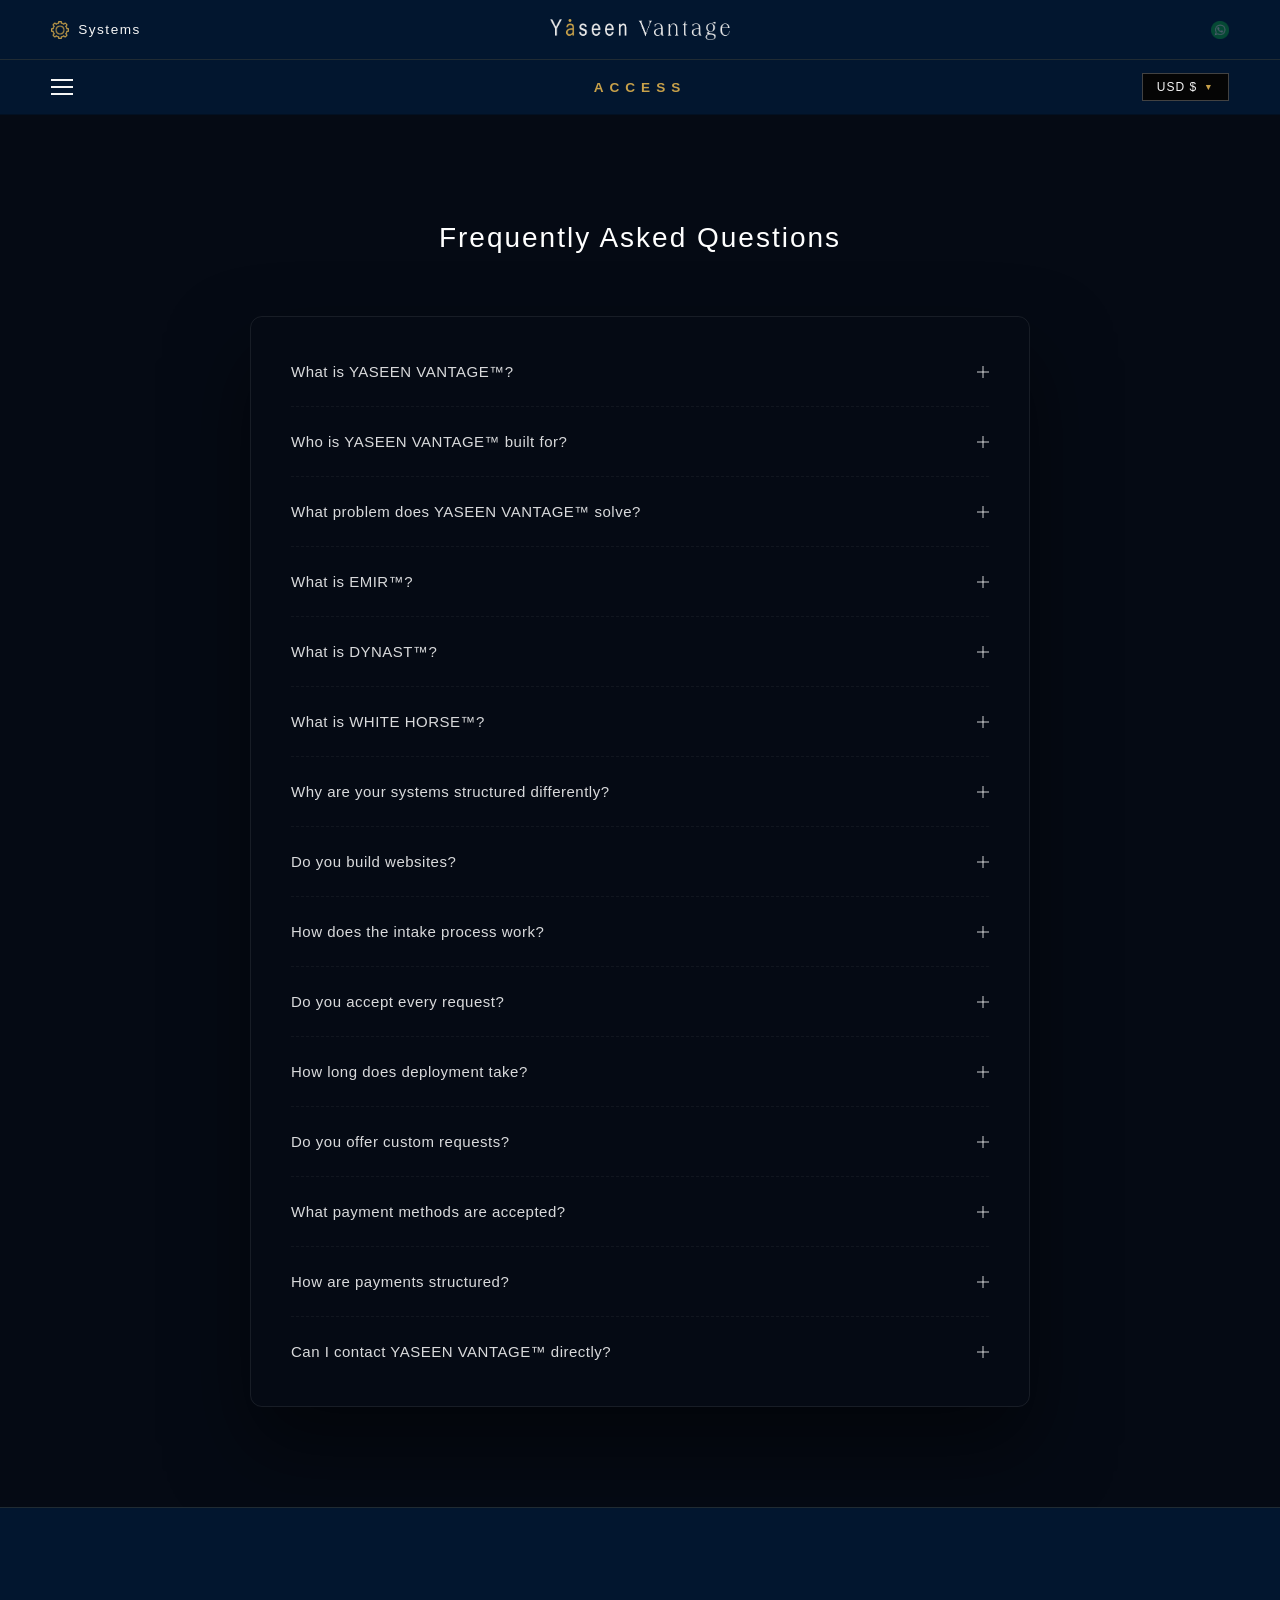
<file: faq.html>
<!doctype html>
<html lang="en">
  <head>
    <meta charset="UTF-8" />
    <link rel="icon" type="image/png" href="images/icon.png" />
    <meta name="viewport" content="width=device-width, initial-scale=1.0" />
    <title>YASEEN VANTAGE™ | Digital Positioning & Perception Systems™</title>
    <meta
      name="description"
      content="Answers to the most common questions about Yaseen Vantage™, The Square Matrix™, deployment timelines, payment structures, and admissions."
    />
    <meta property="og:title" content="FAQ | Yaseen Vantage" />
    <meta
      name="description"
      content="Answers to the most common questions about The Square Matrix™, deployment timelines, investment structures, and admissions to Yaseen Vantage."
    />
    <meta
      property="og:image"
      content="https://yaseenvantage.com/images/brand-main-cover1.png"
    />
    <meta property="og:url" content="https://yaseenvantage.com/faq.html" />
    <meta property="og:type" content="website" />
    <meta name="twitter:card" content="summary_large_image" />
    <meta
      name="twitter:image"
      content="https://yaseenvantage.com/images/brand-main-cover1.png"
    />
    <link rel="canonical" href="https://yaseenvantage.com/faq.html" />
    <link rel="stylesheet" href="css/style.css" />
  </head>
  <body>
    <!-- MASTER DUAL-HEADER SYSTEM (LOCKED & ALIGNED) -->
    <header class="master-header">
      <!-- HEADER 1: Fixed Permanently -->
      <div class="header-top">
        <div class="header-grid unified-width-lock">
          <div class="header-left item-left">
            <a
              href="index.html#main-systems-architecture"
              class="header-interactive-node layout-align-left"
            >
              <div class="icon-layout-shield text-icon-gap">
                <img
                  src="images/systems.png"
                  alt="Systems Framework"
                  class="local-png-node"
                />
              </div>
              <span class="text-systems">Systems</span>
            </a>
          </div>
          <div class="header-center item-center">
            <a href="index.html" class="logo-interactive-anchor">
              <div class="logo-vector-shield">
                <img
                  src="images/yaseen-vantage-logo.png"
                  alt="Yaseen Vantage"
                  class="master-png-wordmark"
                />
              </div>
            </a>
          </div>
          <div class="header-right item-right">
            <a
              href="https://wa.me/255617996962?text=Hello%20YASEEN%20VANTAGE%E2%84%A2%2C%20I%20am%20interested%20in%20building%20or%20strengthening%20my%20brand%20authority.%20I%20would%20like%20to%20discuss%20my%20brand%20with%20your%20team."
              class="header-interactive-node layout-align-right"
              target="_blank"
              rel="noopener noreferrer"
            >
              <div
                class="icon-layout-shield"
                style="transition: opacity 0.4s cubic-bezier(0.16, 1, 0.3, 1)"
              >
                <img
                  src="images/whatsapp.png"
                  alt="WhatsApp Direct"
                  class="local-png-node"
                  style="
                    opacity: 0.3;
                    transition: opacity 0.4s ease;
                    display: block;
                  "
                  onmouseover="this.style.opacity = '0.65'"
                  onmouseout="this.style.opacity = '0.3'"
                  ondragstart="return false;"
                />
              </div>
            </a>
          </div>
        </div>
      </div>

      <!-- HEADER 2: Smart Navigation Panel (Hides Behind Header 1) -->
      <div class="header-bottom">
        <div class="header-grid unified-width-lock">
          <div class="header-left item-left">
            <a href="#menu" class="header-interactive-node layout-align-left">
              <div class="menu-button">
                <span class="bar"></span>
                <span class="bar"></span>
                <span class="bar"></span>
              </div>
            </a>
          </div>
          <div class="header-center item-center">
            <!-- Updated path targets your standalone page with a clean discovery parameter -->
            <a
              href="intake-access.html?system=access"
              class="header-interactive-node"
            >
              <span class="text-access">ACCESS</span>
            </a>
          </div>
          <div class="header-right item-right">
            <div
              class="luxury-select-box layout-align-right"
              id="currencySelector"
            >
              <div class="select-trigger">
                <span id="selectedCurrency">USD $</span>
                <span class="select-arrow">▼</span>
              </div>
              <ul class="select-options-panel">
                <li data-value="USD">USD $</li>
                <li data-value="EUR">EUR €</li>
                <li data-value="GBP">GBP £</li>
                <li data-value="AED">AED د.إ</li>
                <li data-value="TZS">TZS</li>
              </ul>
            </div>
          </div>
        </div>
      </div>
    </header>
    <style>
      /* =========================================================================
   YASEEN VANTAGE™ | CENTRAL INTEL FAQ LAYOUT UI ENGINE v2.5
   PART 1 - FIXED NAV PROTECT CUSHION, GLASS SLABS & ROUNDED OVERRIDES
   ========================================================================= */

      .luxury-system-display-viewport-base {
        position: relative;
        width: 100%;
        min-height: 100vh;
        /* CLEAN STARK BLACK BASE BACKGROUND LAYER */
        background-color: #050a14 !important;
        /* FIXED NAV BAR SPACE PROTECTION CUSHION:
     Provides 220px of top padding safety barrier so your master FAQ header
     letters break perfectly clear from your fixed top elements bar panel */
        padding: 220px 0 100px 0 !important;
        box-sizing: border-box;
        display: flex;
        flex-direction: column;
        align-items: center;
        justify-content: flex-start;
        overflow: hidden;
      }

      .luxury-system-monolith-column-container {
        position: relative;
        width: 90%;
        max-width: 780px; /* Snaps the master column timeline inside a tight luxury deck width footprint */
        margin: 0 auto;
        z-index: 2;
        display: flex;
        flex-direction: column;
      }

      /* --- RE-LINKED CORE NATURAL TYPOGRAPHY HEADER ROW --- */
      .system-breathing-header-wrapper {
        width: 100%;
        text-align: center;
        margin-bottom: 60px !important; /* Normal cushion buffer gap */
      }

      .doctrine-natural-brand-title {
        font-size: 28px !important;
        font-weight: 400;
        color: #ffffff;
        letter-spacing: 2px !important; /* Balanced natural font footprint scale */
        margin: 0;
        line-height: 1.3;
      }

      /* --- REFINEMENT: THE TRANSPARENT THIN-BORDER STRUCTURAL BOX (ROUNDED CORNER EDGES) --- */
      .luxury-thin-border-slab-wrapper {
        width: 100%;
        /* REMOVED DECORATIVE BACKGROUNDS: Bypasses color fills to preserve a clean look */
        background: transparent !important;
        /* PRECISE THIN OUTER FRAMEWORK BORDER LINE */
        border: 1px solid rgba(255, 255, 255, 0.08) !important;
        /* CURVED ROUNDED CORNER EDGES OVERRIDE (DELETES RECTANGULAR 90-DEGREE ANGLES) */
        border-radius: 12px !important;
        box-shadow: 0 40px 80px rgba(0, 0, 0, 0.5);
        box-sizing: border-box;
      }

      /* --- THE ACCORDION DECK VERTICAL STACK --- */
      .faq-accordion-vertical-deck {
        width: 100%;
        padding: 20px 40px;
        box-sizing: border-box;
        display: flex;
        flex-direction: column;
      }

      /* =========================================================================
   YASEEN VANTAGE™ | CENTRAL INTEL FAQ LAYOUT UI ENGINE v2.5
   PART 2 - INTERACTIVE HOVER ACTIONS, CROSS INDICATORS & MOBILE ENGINE
   ========================================================================= */

      /* --- INTERACTIVE TOGGLE NODE STRUCTURE --- */
      .faq-interactive-toggle-node {
        width: 100%;
        border-bottom: 1px dashed rgba(255, 255, 255, 0.05);
        box-sizing: border-box;
      }

      /* --- TRIGGER ACTION BUTTON ELEMENT --- */
      .faq-accordion-trigger-button {
        width: 100%;
        background: transparent !important;
        border: none !important;
        outline: none !important;
        padding: 24px 0;
        display: flex;
        justify-content: space-between;
        align-items: center;
        cursor: pointer;
        text-align: left;
        box-sizing: border-box;
      }

      .faq-question-string-text {
        font-size: 15px;
        color: rgba(255, 255, 255, 0.85);
        font-weight: 400;
        letter-spacing: 0.5px;
        line-height: 1.4;
        transition: color 0.3s ease;
      }

      .faq-accordion-trigger-button:hover .faq-question-string-text {
        color: #c5a059; /* Elegant brand gold tone accent shift on hover tracks */
      }

      /* --- GEOMETRIC CROSS AXIS STATE INDICATOR --- */
      .faq-geometric-indicator-cross {
        position: relative;
        width: 12px;
        height: 12px;
        flex-shrink: 0;
        margin-left: 20px;
      }

      .faq-geometric-indicator-cross::before,
      .faq-geometric-indicator-cross::after {
        content: "";
        position: absolute;
        background-color: rgba(255, 255, 255, 0.4);
        transition:
          transform 0.4s cubic-bezier(0.16, 1, 0.3, 1),
          background-color 0.3s ease;
      }

      /* Horizontal Axis bar */
      .faq-geometric-indicator-cross::before {
        top: 5px;
        left: 0;
        width: 12px;
        height: 2px;
      }

      /* Vertical Axis bar */
      .faq-geometric-indicator-cross::after {
        top: 0;
        left: 5px;
        width: 2px;
        height: 12px;
      }

      .faq-accordion-trigger-button:hover
        .faq-geometric-indicator-cross::before,
      .faq-accordion-trigger-button:hover
        .faq-geometric-indicator-cross::after {
        background-color: #c5a059;
      }

      /* --- COLLAPSIBLE PANELS HANDLING --- */
      .faq-collapsible-content-panel {
        max-height: 0;
        opacity: 0;
        overflow: hidden;
        transition:
          max-height 0.4s cubic-bezier(0.16, 1, 0.3, 1),
          opacity 0.4s ease;
        box-sizing: border-box;
      }

      .faq-answer-paragraph-text {
        font-size: 14px;
        color: rgba(255, 255, 255, 0.55);
        line-height: 1.8;
        letter-spacing: 0.3px;
        font-weight: 300;
        margin: 0;
        padding: 0 0 24px 0;
      }

      /* --- INTERACTIVE STATE TRANSLATIONS HOOKS --- */
      .faq-interactive-toggle-node.node-active .faq-question-string-text {
        color: #c5a059 !important;
      }

      /* Rotates the geometric indicator into a flat minus mark vector layout on active expand */
      .faq-interactive-toggle-node.node-active
        .faq-geometric-indicator-cross::before {
        transform: rotate(180deg);
        background-color: #c5a059;
      }
      .faq-interactive-toggle-node.node-active
        .faq-geometric-indicator-cross::after {
        transform: rotate(90deg) scale(0); /* Drops the vertical lane overlay token line away completely */
        background-color: #c5a059;
      }

      /* --- CONTINUOUS SCROLL PHYSICS CONTROLLERS --- */
      .continuous-scroll-reveal-node {
        opacity: 0;
        transform: translateY(20px);
        transition:
          opacity 1.2s cubic-bezier(0.16, 1, 0.3, 1),
          transform 1.2s cubic-bezier(0.16, 1, 0.3, 1);
        will-change: transform, opacity;
      }

      .node-revealed {
        opacity: 1 !important;
        transform: translateY(0) !important;
      }

      /* =========================================================================
   🔒 MASTER FINALL OVERRIDES FOR RESPONSIIVE MOBILE VIEW TIERS
   ========================================================================= */
      @media (max-width: 768px) {
        .luxury-system-display-viewport-base {
          padding: 140px 0 60px 0 !important;
          /* Native linear gradient mask fixes phone device image visibility conflicts safely */
          background-image:
            linear-gradient(rgba(5, 10, 20, 0.9), rgba(5, 10, 20, 0.9)),
            url("../images/hero-image-2.png") !important;
          background-size: cover !important;
          background-position: center center !important;
          background-attachment: scroll !important;
          background-repeat: no-repeat !important;
        }

        .system-breathing-header-wrapper {
          margin-bottom: 40px !important;
        }

        .doctrine-natural-brand-title {
          font-size: 22px !important;
          letter-spacing: 1px !important;
        }

        .luxury-thin-border-slab-wrapper {
          border: 1px solid rgba(255, 255, 255, 0.05) !important;
          border-radius: 10px !important; /* Slightly tighter responsive curvature limits */
        }

        /* Compresses padding channels for tight mobile glass margins viewport constraints */
        .faq-accordion-vertical-deck {
          padding: 10px 20px !important;
        }

        .faq-accordion-trigger-button {
          padding: 20px 0 !important;
        }

        /* REFINEMENT COMPLIANCE: Left-aligns entire text stream natively on touch glass smartphone surfaces */
        .faq-question-string-text {
          font-size: 13.5px !important;
          line-height: 1.5;
          text-align: left !important;
        }

        .faq-answer-paragraph-text {
          font-size: 13px !important;
          line-height: 1.7;
          text-align: left !important;
          padding-bottom: 20px !important;
        }
      }
    </style>

    <!-- =========================================================================
     YASEEN VANTAGE™ | INTEL FAQ CONSOLE — PRODUCTION INFRASTRUCTURE
     PART 1 - FIXED NAV PROTECT CUSHIONS & THIN-BORDER ACCORDION WRAPPER
     ========================================================================= -->
    <main class="luxury-system-display-viewport-base" id="faqMainStage">
      <div class="luxury-system-monolith-column-container unified-width-lock">
        <!-- 1. CORRECTED NATURAL TYPOGRAPHY HEADER ROW -->
        <header class="system-breathing-header-wrapper">
          <h1 class="doctrine-natural-brand-title">
            Frequently Asked Questions
          </h1>
        </header>

        <!-- 2. THE THIN-BORDER LUXURY FAQ ACCORDION DECK -->
        <div
          class="luxury-thin-border-slab-wrapper continuous-scroll-reveal-node"
        >
          <div class="faq-accordion-vertical-deck">
            <!-- FAQ ELEMENT ROW 01 -->
            <div class="faq-interactive-toggle-node">
              <button
                class="faq-accordion-trigger-button"
                aria-expanded="false"
              >
                <span class="faq-question-string-text"
                  >What is YASEEN VANTAGE™?</span
                >
                <div class="faq-geometric-indicator-cross"></div>
              </button>
              <div class="faq-collapsible-content-panel">
                <p class="faq-answer-paragraph-text">
                  Yaseen Vantage is an Elite Boutique Enterprise Firm. We
                  engineer <strong>"The Square Matrix™"</strong>, a strategic,
                  time - compressed infrastructure that eliminates brand
                  fragmentation for high-level founders.
                </p>
              </div>
            </div>
            <!-- FAQ ELEMENT ROW 02 -->
            <div class="faq-interactive-toggle-node">
              <button
                class="faq-accordion-trigger-button"
                aria-expanded="false"
              >
                <span class="faq-question-string-text"
                  >Who is YASEEN VANTAGE™ built for?</span
                >
                <div class="faq-geometric-indicator-cross"></div>
              </button>
              <div class="faq-collapsible-content-panel">
                <p class="faq-answer-paragraph-text">
                  Founders, Entrepreneurs, and Premium Enterprises. We are built
                  strictly for those who understand that perception influences
                  opportunity, and authority compounds over time.
                </p>
              </div>
            </div>

            <!-- FAQ ELEMENT ROW 03 -->
            <div class="faq-interactive-toggle-node">
              <button
                class="faq-accordion-trigger-button"
                aria-expanded="false"
              >
                <span class="faq-question-string-text"
                  >What problem does YASEEN VANTAGE™ solve?</span
                >
                <div class="faq-geometric-indicator-cross"></div>
              </button>
              <div class="faq-collapsible-content-panel">
                <p class="faq-answer-paragraph-text">
                  The fragmented gap between actual capability and perceived
                  authority.
                </p>
              </div>
            </div>

            <!-- FAQ ELEMENT ROW 04 -->
            <div class="faq-interactive-toggle-node">
              <button
                class="faq-accordion-trigger-button"
                aria-expanded="false"
              >
                <span class="faq-question-string-text">What is EMIR™?</span>
                <div class="faq-geometric-indicator-cross"></div>
              </button>
              <div class="faq-collapsible-content-panel">
                <p class="faq-answer-paragraph-text">
                  A recognition - focused authority system designed to align
                  digital presence with professional credibility.
                </p>
              </div>
            </div>

            <!-- FAQ ELEMENT ROW 05 -->
            <div class="faq-interactive-toggle-node">
              <button
                class="faq-accordion-trigger-button"
                aria-expanded="false"
              >
                <span class="faq-question-string-text">What is DYNAST™?</span>
                <div class="faq-geometric-indicator-cross"></div>
              </button>
              <div class="faq-collapsible-content-panel">
                <p class="faq-answer-paragraph-text">
                  A strategic establishment system engineered to create stronger
                  market positioning, influence, and expansion capability.
                </p>
              </div>
            </div>

            <!-- FAQ ELEMENT ROW 06 -->
            <div class="faq-interactive-toggle-node">
              <button
                class="faq-accordion-trigger-button"
                aria-expanded="false"
              >
                <span class="faq-question-string-text"
                  >What is WHITE HORSE™?</span
                >
                <div class="faq-geometric-indicator-cross"></div>
              </button>
              <div class="faq-collapsible-content-panel">
                <p class="faq-answer-paragraph-text">
                  A private invitation - based legacy framework reserved for
                  long - term strategic alignment and Selective deployments.
                </p>
              </div>
            </div>

            <!-- FAQ ELEMENT ROW 07 -->
            <div class="faq-interactive-toggle-node">
              <button
                class="faq-accordion-trigger-button"
                aria-expanded="false"
              >
                <span class="faq-question-string-text"
                  >Why are your systems structured differently?</span
                >
                <div class="faq-geometric-indicator-cross"></div>
              </button>
              <div class="faq-collapsible-content-panel">
                <p class="faq-answer-paragraph-text">
                  Because we do not sell standalone projects. We engineer "The
                  Square Matrix™" a strategic, time - compressed infrastructure
                  that eliminates brand fragmentation. We compress 5 years of
                  development into 5 months, and 5 months of execution into 5
                  weeks - without compromising precision, design integrity, or
                  strategic depth.
                </p>
              </div>
            </div>

            <!-- FAQ ELEMENT ROW 08 -->
            <div class="faq-interactive-toggle-node">
              <button
                class="faq-accordion-trigger-button"
                aria-expanded="false"
              >
                <span class="faq-question-string-text"
                  >Do you build websites?</span
                >
                <div class="faq-geometric-indicator-cross"></div>
              </button>
              <div class="faq-collapsible-content-panel">
                <p class="faq-answer-paragraph-text">
                  We build authority architectures. A website is simply one
                  component within that infrastructure - we deploy it as part of
                  a larger, time - compressed strategic system, never as a
                  standalone deliverable.
                </p>
              </div>
            </div>

            <!-- FAQ ELEMENT ROW 10 -->
            <div class="faq-interactive-toggle-node">
              <button
                class="faq-accordion-trigger-button"
                aria-expanded="false"
              >
                <span class="faq-question-string-text"
                  >How does the intake process work?</span
                >
                <div class="faq-geometric-indicator-cross"></div>
              </button>
              <div class="faq-collapsible-content-panel">
                <p class="faq-answer-paragraph-text">
                  Applicants submit strategic intake information for evaluation
                  before deployment begins.
                </p>
              </div>
            </div>

            <!-- FAQ ELEMENT ROW 11 -->
            <div class="faq-interactive-toggle-node">
              <button
                class="faq-accordion-trigger-button"
                aria-expanded="false"
              >
                <span class="faq-question-string-text"
                  >Do you accept every request?</span
                >
                <div class="faq-geometric-indicator-cross"></div>
              </button>
              <div class="faq-collapsible-content-panel">
                <p class="faq-answer-paragraph-text">
                  No. Submission does not guarantee admission.
                </p>
              </div>
            </div>

            <!-- FAQ ELEMENT ROW 12 -->
            <div class="faq-interactive-toggle-node">
              <button
                class="faq-accordion-trigger-button"
                aria-expanded="false"
              >
                <span class="faq-question-string-text"
                  >How long does deployment take?</span
                >
                <div class="faq-geometric-indicator-cross"></div>
              </button>
              <div class="faq-collapsible-content-panel">
                <p class="faq-answer-paragraph-text">
                  Our time - compressed infrastructure allows us to deploy most
                  strategic systems within 3 to 5 weeks from final approval.
                  Timelines are determined during the Discovery Call to ensure
                  architectural precision.
                </p>
              </div>
            </div>

            <!-- FAQ ELEMENT ROW 13 -->
            <div class="faq-interactive-toggle-node">
              <button
                class="faq-accordion-trigger-button"
                aria-expanded="false"
              >
                <span class="faq-question-string-text"
                  >Do you offer custom requests?</span
                >
                <div class="faq-geometric-indicator-cross"></div>
              </button>
              <div class="faq-collapsible-content-panel">
                <p class="faq-answer-paragraph-text">
                  Yes. Bespoke authority infrastructure can be requested through
                  the Custom Request Intake.
                </p>
              </div>
            </div>

            <!-- FAQ ELEMENT ROW 14 -->
            <div class="faq-interactive-toggle-node">
              <button
                class="faq-accordion-trigger-button"
                aria-expanded="false"
              >
                <span class="faq-question-string-text"
                  >What payment methods are accepted?</span
                >
                <div class="faq-geometric-indicator-cross"></div>
              </button>
              <div class="faq-collapsible-content-panel">
                <p class="faq-answer-paragraph-text">
                  PayPal, Visa, Mastercard, American Express, and approved
                  payment channels.
                </p>
              </div>
            </div>

            <!-- FAQ ELEMENT ROW 15 -->
            <div class="faq-interactive-toggle-node">
              <button
                class="faq-accordion-trigger-button"
                aria-expanded="false"
              >
                <span class="faq-question-string-text"
                  >How are payments structured?</span
                >
                <div class="faq-geometric-indicator-cross"></div>
              </button>
              <div class="faq-collapsible-content-panel">
                <p class="faq-answer-paragraph-text">
                  Selective enhancements require full payment upfront. Strategic
                  systems may operate under structured deployment agreements.
                </p>
              </div>
            </div>

            <!-- FAQ ELEMENT ROW 16 -->
            <div
              class="faq-interactive-toggle-node"
              style="border-bottom: none"
            >
              <button
                class="faq-accordion-trigger-button"
                aria-expanded="false"
              >
                <span class="faq-question-string-text"
                  >Can I contact YASEEN VANTAGE™ directly?</span
                >
                <div class="faq-geometric-indicator-cross"></div>
              </button>
              <div class="faq-collapsible-content-panel">
                <p class="faq-answer-paragraph-text">
                  Yes. Approved communication channels are available through the
                  Direct Line section.
                </p>
              </div>
            </div>
          </div>
          <!-- End of faq-accordion-vertical-deck -->
        </div>
        <!-- End of luxury-thin-border-slab-wrapper -->
      </div>
      <!-- End of luxury-system-monolith-column-container -->
    </main>

    <!-- PRODUCTION LIVE RUNTIME ANIMATION & ACCORDION ACTION ENGINE -->
    <script>
      document.addEventListener("DOMContentLoaded", () => {
        const accordionTriggers = document.querySelectorAll(
          ".faq-accordion-trigger-button",
        );

        accordionTriggers.forEach((trigger) => {
          trigger.addEventListener("click", () => {
            const parentBlockNode = trigger.parentNode;
            const collapsibleContentPanel = trigger.nextElementSibling;
            const isCurrentlyActiveExpanded =
              trigger.getAttribute("aria-expanded") === "true";

            // Toggle state descriptors
            trigger.setAttribute("aria-expanded", !isCurrentlyActiveExpanded);
            parentBlockNode.classList.toggle(
              "node-active",
              !isCurrentlyActiveExpanded,
            );

            if (!isCurrentlyActiveExpanded) {
              collapsibleContentPanel.style.maxHeight =
                collapsibleContentPanel.scrollHeight + "px";
              collapsibleContentPanel.style.opacity = "1";
            } else {
              collapsibleContentPanel.style.maxHeight = null;
              collapsibleContentPanel.style.opacity = "0";
            }
          });
        });

        // High-end bidirectional no-stutter scroll reveal tracker mechanics
        const trackingNodes = document.querySelectorAll(
          ".continuous-scroll-reveal-node",
        );
        function evaluateViewportIntersectingFades() {
          const viewTriggerOffsetBoundary = window.innerHeight * 0.95;
          trackingNodes.forEach((node) => {
            const boundingMetrics = node.getBoundingClientRect();
            if (
              boundingMetrics.top < viewTriggerOffsetBoundary &&
              boundingMetrics.bottom > 40
            ) {
              node.classList.add("node-revealed");
            } else {
              node.classList.remove("node-revealed");
            }
          });
        }

        window.addEventListener("scroll", evaluateViewportIntersectingFades);
        window.addEventListener("resize", evaluateViewportIntersectingFades);
        evaluateViewportIntersectingFades();
      });
    </script>

    <!-- CLEAN 3-UTILITY AUTHORITY FOOTER -->
    <footer class="master-footer">
      <div class="footer-grid-container">
        <div class="footer-row row-top center-column-lock recursive-reveal">
          <p class="footer-slogan">Built for Legacy</p>
          <p class="footer-copyright">
            ©2026 YASEEN VANTAGE™ | All rights reserved
          </p>
        </div>

        <div class="footer-navigation-strip recursive-reveal">
          <div class="footer-inner-row">
            <div class="footer-links-left">
              <a href="about.html#about-engine-container">About</a>
              <span class="link-divider">|</span>
              <a href="index.html#main-systems-architecture">Systems</a>
              <span class="link-divider">|</span>
              <a
                href="https://wa.me"
                class="footer-direct-desk-link"
                target="_blank"
                >Direct Desk</a
              >
            </div>
            <div class="footer-links-right">
              <a href="terms-and-conditions.html#termsMainStage"
                >Terms & Conditions</a
              >
              <span class="link-divider">|</span>
              <a href="privacy-policy.html#privacyMainStage">Privacy Policy</a>
              <span class="link-divider">|</span>
              <a href="cookies.html#cookieMainStage">Cookies</a>
            </div>
          </div>
        </div>

        <div
          class="footer-row row-bottom asset-categorization-grid recursive-reveal"
        >
          <div class="category-block block-social">
            <a
              href="mailto:principal@yaseenvantage.com"
              class="footer-vector-node"
              style="display: inline-block; text-decoration: none"
            >
              <div
                class="footer-icon-shield"
                style="transition: opacity 0.4s cubic-bezier(0.16, 1, 0.3, 1)"
              >
                <img
                  src="images/email.png"
                  alt="Email"
                  style="
                    opacity: 0.3;
                    transition: opacity 0.4s ease;
                    display: block;
                  "
                  onmouseover="this.style.opacity = '0.65'"
                  onmouseout="this.style.opacity = '0.3'"
                />
              </div>
            </a>
          </div>

          <div class="category-block block-payments">
            <div class="badge-layout-shield">
              <img src="images/paypal.png" alt="PayPal" class="badge-img" />
            </div>
            <div class="badge-layout-shield">
              <img src="images/visa.png" alt="Visa" class="badge-img" />
            </div>
            <div class="badge-layout-shield">
              <img
                src="images/mastercard.png"
                alt="Mastercard"
                class="badge-img"
              />
            </div>
            <div class="badge-layout-shield">
              <img src="images/amex.png" alt="Amex" class="badge-img" />
            </div>
          </div>

          <div class="category-block block-signature">
            <p>Engineered by YASEEN VANTAGE™</p>
          </div>
        </div>
      </div>
    </footer>

    <!-- NAVIGATION CONSOLE DRAWER CORE SYSTEM -->
    <div class="menu-console-drawer" id="menuConsoleDrawer">
      <div class="drawer-inner-matrix">
        <div class="drawer-category-group">
          <span class="category-header-title">SYSTEMS</span>
          <ul class="nested-tree-links">
            <li>
              <a
                href="white-horse.html#whitehorseMainStage"
                class="tree-node-item drawer-reveal-node"
                >White Horse™</a
              >
            </li>
            <li>
              <a
                href="dynast.html#dynastyMainStage"
                class="tree-node-item drawer-reveal-node"
                >Dynast™</a
              >
            </li>
            <li>
              <a
                href="emir.html#emirMainStage"
                class="tree-node-item drawer-reveal-node"
                >Emir™</a
              >
            </li>
          </ul>
        </div>

        <div class="drawer-category-group">
          <span class="category-header-title">REQUEST</span>
          <ul class="nested-tree-links">
            <li>
              <a
                href="index.html#selective-enhancements-catalog"
                class="tree-node-item drawer-reveal-node"
                >Custom Enhancement</a
              >
            </li>
          </ul>
        </div>

        <div class="drawer-category-group">
          <span class="category-header-title">DISCOVER</span>
          <ul class="nested-tree-links">
            <li>
              <a
                href="about.html#about-engine-container"
                class="tree-node-item drawer-reveal-node"
                >About</a
              >
            </li>

            <li>
              <a
                href="index.html#authority-transformation-script"
                class="tree-node-item drawer-reveal-node"
                >Transformations</a
              >
            </li>
            <li>
              <a
                href="doctrine.html#doctrineMainStage"
                class="tree-node-item drawer-reveal-node"
                >Doctrine</a
              >
            </li>
            <li>
              <a
                href="faq.html#faqMainStage"
                class="tree-node-item drawer-reveal-node"
                >FAQ</a
              >
            </li>
            <li>
              <a
                href="the-architect.html#the-architect-MainStage"
                class="tree-node-item drawer-reveal-node"
                >The Architect</a
              >
            </li>

            <li>
              <a
                href="the-dying-eagle.html#the-dying-eagle-MainStage"
                class="tree-node-item drawer-reveal-node"
                >The Dying Eagle Story</a
              >
            </li>
          </ul>
        </div>

        <!-- Category Block 4: Legal Framework -->
        <div class="drawer-category-group">
          <span class="category-header-title">LEGAL</span>
          <ul class="nested-tree-links">
            <li>
              <a
                href="terms-and-conditions.html#termsMainStage"
                class="tree-node-item drawer-reveal-node"
                >Terms</a
              >
            </li>
            <li>
              <a
                href="privacy-policy.html#privacyMainStage"
                class="tree-node-item drawer-reveal-node"
                >Privacy</a
              >
            </li>
            <li>
              <a
                href="cookies.html#cookieMainStage"
                class="tree-node-item drawer-reveal-node"
                >Cookies</a
              >
            </li>
          </ul>
        </div>

        <!-- =========================================================================
                 SURGICAL EXPANSION: DIRECT FIRM OPERATIONS SECURE COMMUNICATIONS
                 ========================================================================= -->
        <div class="drawer-category-group drawer-email-buffer">
          <span class="category-header-title">SECURE COMMUNICATIONS</span>
          <ul class="nested-tree-links">
            <li>
              <a
                href="mailto:principal@yaseenvantage.com"
                class="tree-node-item drawer-reveal-node firm-email-anchor"
              >
                principal@yaseenvantage.com
              </a>
            </li>
          </ul>
        </div>
      </div>
    </div>

    <!-- Blurring Mask Backdrop Overlay Blanket Layer -->
    <div class="drawer-escape-blanket" id="drawerEscapeBlanket"></div>

    <!-- =========================================================================
         🔒 ISOLATED HERO RE-REVEAL ENGINE — ZERO MASTER CODE CHANGES REQUIRED
         Runs independently to continuously refresh the randomized letter reveal loop
         ========================================================================= -->
    <script>
      (function () {
        const heroHeadlineNode = document.querySelector(".primary-headline");
        const randomizedLetters = document.querySelectorAll(
          ".random-reveal-char",
        );

        if (heroHeadlineNode && randomizedLetters.length > 0) {
          // Configuration engine tracks exact entry/exit bounds of the word on screen
          const standaloneObserver = new IntersectionObserver(
            (entries) => {
              entries.forEach((entry) => {
                if (entry.isIntersecting) {
                  // Re-triggers the slow, subtle random reveal sequence when scrolling up into view
                  randomizedLetters.forEach((char) => {
                    char.classList.add("char-reveal-active");
                  });
                } else {
                  // Instantly resets opacity states when scrolled deep below the fold lines
                  randomizedLetters.forEach((char) => {
                    char.classList.remove("char-reveal-active");
                  });
                }
              });
            },
            {
              threshold: 0.05, // Fire instant metrics calibration when 5% of the title box is visible
              rootMargin: "0px 0px -20px 0px",
            },
          );

          // Bind observer tracking directly to the target heading block container element only
          standaloneObserver.observe(heroHeadlineNode);
        }
      })();
    </script>

    <script src="js/script.js"></script>
    <script src="js/currency-engine.js"></script>
  </body>
</html>
</file>
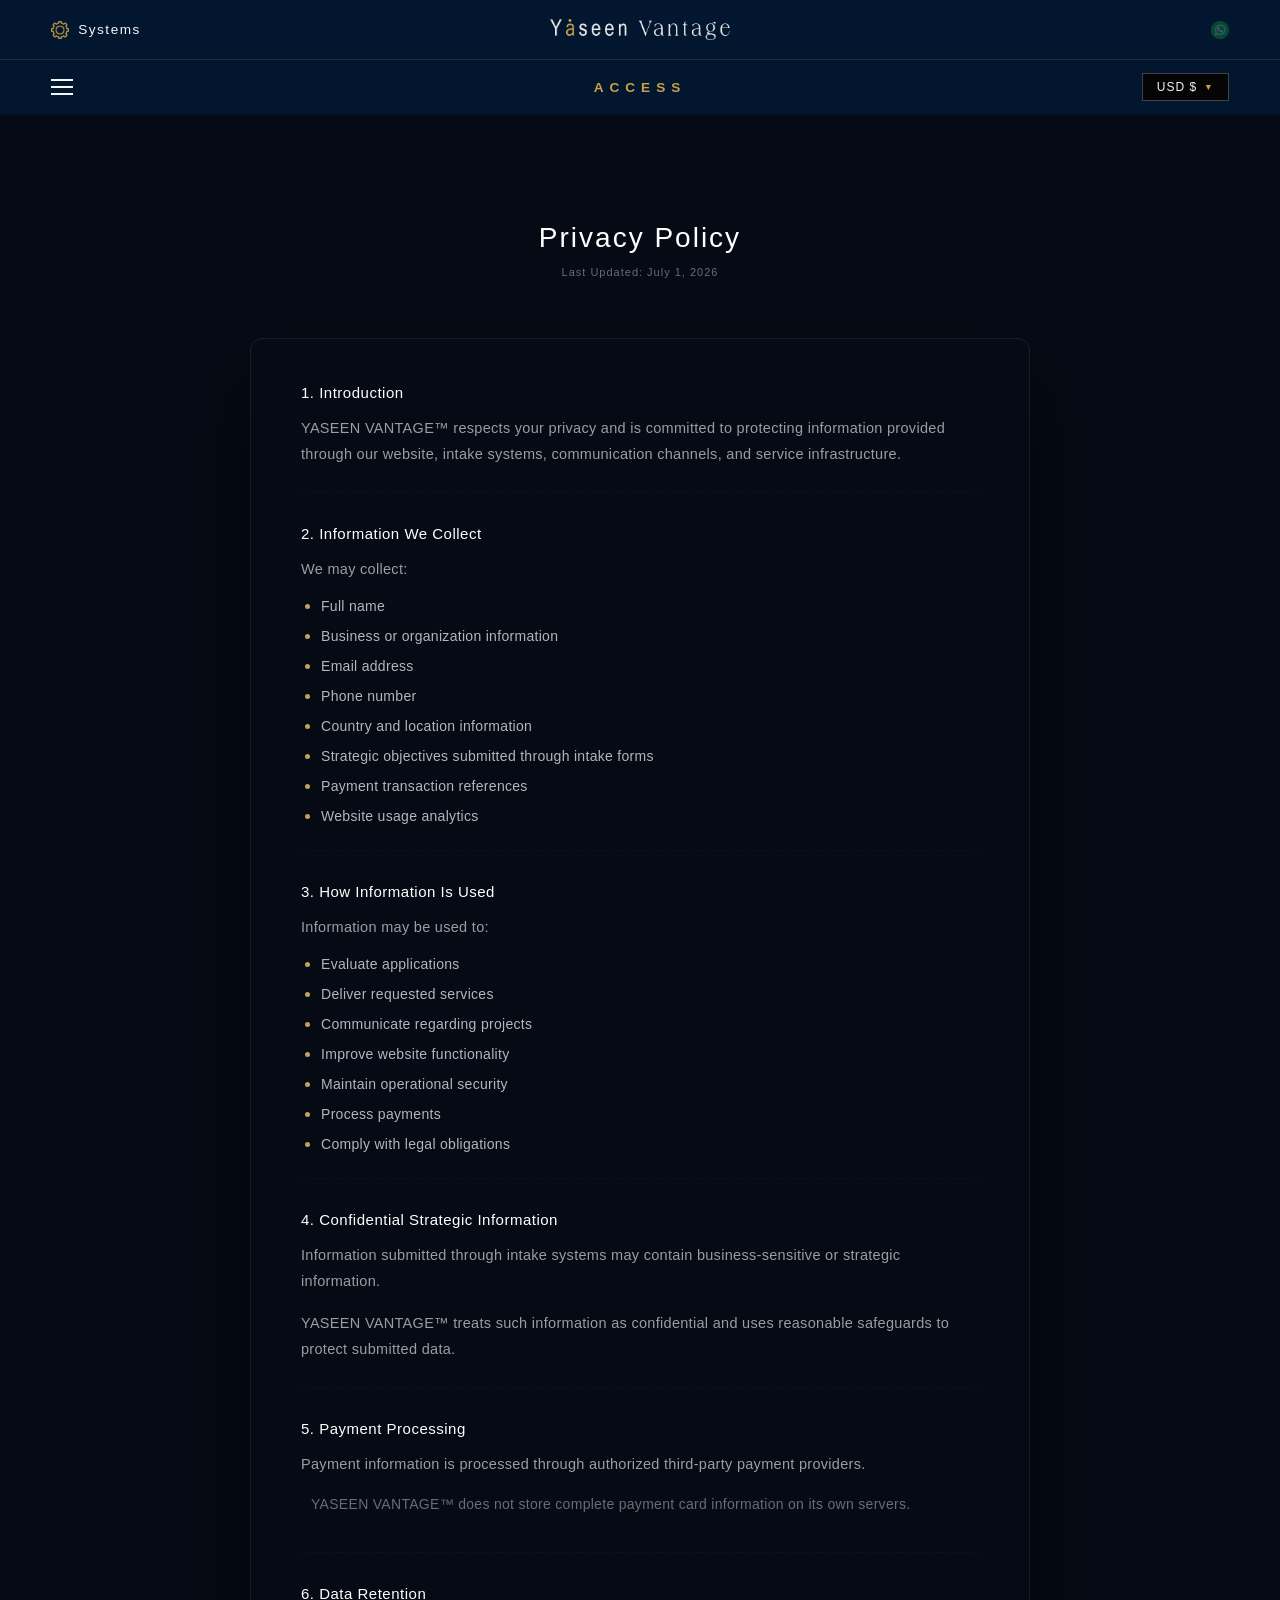
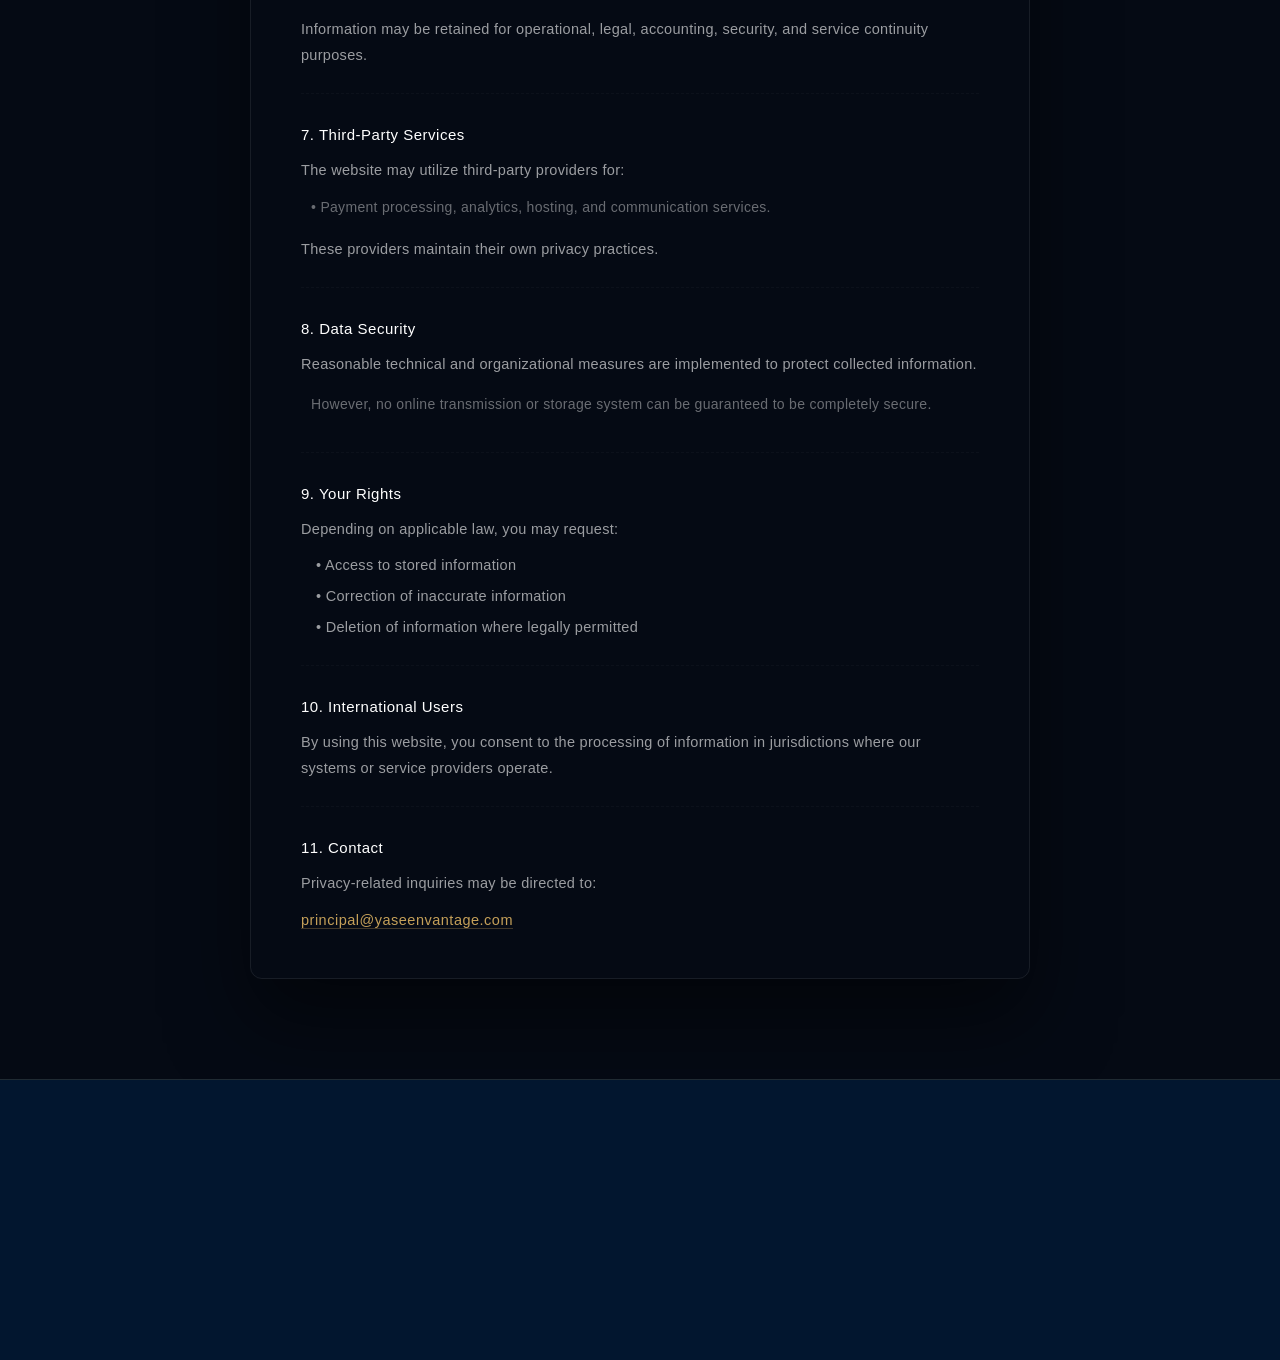
<file: privacy-policy.html>
<!doctype html>
<html lang="en">
  <head>
    <meta charset="UTF-8" />
    <link rel="icon" type="image/png" href="images/icon.png" />
    <meta name="viewport" content="width=device-width, initial-scale=1.0" />
    <title>YASEEN VANTAGE™ | Digital Positioning & Perception Systems™</title>
    <meta
      name="description"
      content="How Yaseen Vantage collects, uses, and protects information submitted through our website, intake systems, and communication channels."
    />
    <meta property="og:title" content="Privacy Policy | Yaseen Vantage" />
    <meta
      property="og:description"
      content="How we collect, use, and protect your information."
    />
    <meta
      property="og:url"
      content="https://yaseenvantage.com/privacy-policy.html"
    />
    <meta property="og:type" content="website" />
    <link
      rel="canonical"
      href="https://yaseenvantage.com/privacy-policy.html"
    />
    <link rel="stylesheet" href="css/style.css" />
  </head>
  <body>
    <!-- MASTER DUAL-HEADER SYSTEM (LOCKED & ALIGNED) -->
    <header class="master-header">
      <!-- HEADER 1: Fixed Permanently -->
      <div class="header-top">
        <div class="header-grid unified-width-lock">
          <div class="header-left item-left">
            <a
              href="index.html#main-systems-architecture"
              class="header-interactive-node layout-align-left"
            >
              <div class="icon-layout-shield text-icon-gap">
                <img
                  src="images/systems.png"
                  alt="Systems Framework"
                  class="local-png-node"
                />
              </div>
              <span class="text-systems">Systems</span>
            </a>
          </div>
          <div class="header-center item-center">
            <a href="index.html" class="logo-interactive-anchor">
              <div class="logo-vector-shield">
                <img
                  src="images/yaseen-vantage-logo.png"
                  alt="Yaseen Vantage"
                  class="master-png-wordmark"
                />
              </div>
            </a>
          </div>
          <div class="header-right item-right">
            <a
              href="https://wa.me/255617996962?text=Hello%20YASEEN%20VANTAGE%E2%84%A2%2C%20I%20am%20interested%20in%20building%20or%20strengthening%20my%20brand%20authority.%20I%20would%20like%20to%20discuss%20my%20brand%20with%20your%20team."
              class="header-interactive-node layout-align-right"
              target="_blank"
              rel="noopener noreferrer"
            >
              <div
                class="icon-layout-shield"
                style="transition: opacity 0.4s cubic-bezier(0.16, 1, 0.3, 1)"
              >
                <img
                  src="images/whatsapp.png"
                  alt="WhatsApp Direct"
                  class="local-png-node"
                  style="
                    opacity: 0.3;
                    transition: opacity 0.4s ease;
                    display: block;
                  "
                  onmouseover="this.style.opacity = '0.65'"
                  onmouseout="this.style.opacity = '0.3'"
                  ondragstart="return false;"
                />
              </div>
            </a>
          </div>
        </div>
      </div>

      <!-- HEADER 2: Smart Navigation Panel (Hides Behind Header 1) -->
      <div class="header-bottom">
        <div class="header-grid unified-width-lock">
          <div class="header-left item-left">
            <a href="#menu" class="header-interactive-node layout-align-left">
              <div class="menu-button">
                <span class="bar"></span>
                <span class="bar"></span>
                <span class="bar"></span>
              </div>
            </a>
          </div>
          <div class="header-center item-center">
            <!-- Updated path targets your standalone page with a clean discovery parameter -->
            <a
              href="intake-access.html?system=access"
              class="header-interactive-node"
            >
              <span class="text-access">ACCESS</span>
            </a>
          </div>
          <div class="header-right item-right">
            <div
              class="luxury-select-box layout-align-right"
              id="currencySelector"
            >
              <div class="select-trigger">
                <span id="selectedCurrency">USD $</span>
                <span class="select-arrow">▼</span>
              </div>
              <ul class="select-options-panel">
                <li data-value="USD">USD $</li>
                <li data-value="EUR">EUR €</li>
                <li data-value="GBP">GBP £</li>
                <li data-value="AED">AED د.إ</li>
                <li data-value="TZS">TZS</li>
              </ul>
            </div>
          </div>
        </div>
      </div>
    </header>
    <style>
      /* =========================================================================
   YASEEN VANTAGE™ | PRIVACY POLICY BRAND LAYOUT UI ENGINE v2.5
   PART 1 - FIXED NAV PROTECT CUSHIONS, TRANSPARENT DECKS & ROUNDED FRAMES
   ========================================================================= */

      .luxury-system-display-viewport-base {
        position: relative;
        width: 100%;
        min-height: 100vh;
        /* CLEAN STARK BLACK BASE BACKGROUND LAYER OVERRIDE */
        background-color: #050a14 !important;
        /* FIXED NAV BAR SPACE PROTECTION CUSHION:
     Provides 220px of top padding safety barrier so your master Privacy header
     letters break perfectly clear from your fixed top elements bar panel */
        padding: 220px 0 100px 0 !important;
        box-sizing: border-box;
        display: flex;
        flex-direction: column;
        align-items: center;
        justify-content: flex-start;
        overflow: hidden;
      }

      .luxury-system-monolith-column-container {
        position: relative;
        width: 90%;
        max-width: 780px; /* Snaps the master column legal grid inside a tight luxury deck width footprint */
        margin: 0 auto;
        z-index: 2;
        display: flex;
        flex-direction: column;
      }

      /* --- TYPOGRAPHY HEADER STYLES --- */
      .system-breathing-header-wrapper {
        width: 100%;
        text-align: center;
        margin-bottom: 60px !important; /* Normal cushion buffer gap */
      }

      .doctrine-natural-brand-title {
        font-size: 28px !important;
        font-weight: 400;
        color: #ffffff;
        letter-spacing: 2px !important; /* Balanced natural font footprint scale */
        margin: 0 0 10px 0;
        line-height: 1.3;
      }

      .terms-micro-date-label {
        font-size: 11px;
        color: rgba(255, 255, 255, 0.4);
        letter-spacing: 1px;
        margin: 0;
      }

      /* --- REFINEMENT: THE TRANSPARENT THIN-BORDER STRUCTURAL BOX (ROUNDED CORNER EDGES) --- */
      .luxury-thin-border-slab-wrapper {
        width: 100%;
        /* REMOVED DECORATIVE BACKGROUNDS: Bypasses color fills to preserve a clean look */
        background: transparent !important;
        /* PRECISE THIN OUTER FRAMEWORK BORDER LINE */
        border: 1px solid rgba(255, 255, 255, 0.08) !important;
        /* CURVED ROUNDED CORNER EDGES OVERRIDE (DELETES RECTANGULAR 90-DEGREE ANGLES) */
        border-radius: 12px !important;
        box-shadow: 0 40px 80px rgba(0, 0, 0, 0.5);
        box-sizing: border-box;
      }

      /* --- MAIN TEXT CORE CONTENT LANE --- */
      .doctrine-slab-content-scroller-lane {
        width: 100%;
        padding: 45px 50px;
        box-sizing: border-box;
        display: flex;
        flex-direction: column;
        gap: 32px;
      }

      /* =========================================================================
   YASEEN VANTAGE™ | LEGAL PRIVACY POLICY BRAND LAYOUT UI ENGINE v2.5
   PART 2 - SUBHEADINGS, GOLD BULLETS, EMAIL ANCHORS & MOBILE OVERRIDES
   ========================================================================= */

      .doctrine-text-statement-block {
        width: 100%;
        text-align: left;
        border-bottom: 1px dashed rgba(255, 255, 255, 0.03);
        padding-bottom: 25px;
      }

      /* --- LEGAL SECTION HEADERS --- */
      .legal-section-header-title {
        font-size: 15px;
        color: #ffffff;
        letter-spacing: 0.5px;
        font-weight: 500;
        margin: 0 0 14px 0;
        text-transform: none !important;
      }

      /* --- AUTHORITATIVE LEGAL TYPOGRAPHY STYLES --- */
      .doctrine-body-standard-paragraph {
        font-size: 14.5px;
        color: rgba(255, 255, 255, 0.6);
        line-height: 1.8;
        letter-spacing: 0.3px;
        font-weight: 300;
        margin: 0;
      }

      .doctrine-body-gold-callout {
        font-size: 14.5px;
        color: #c5a059;
        line-height: 1.8;
        letter-spacing: 0.5px;
        font-weight: 400;
        margin: 0;
      }

      .doctrine-body-dim-disclosure {
        font-size: 14px;
        color: rgba(255, 255, 255, 0.4);
        line-height: 1.8;
        letter-spacing: 0.3px;
        font-weight: 300;
        margin: 0 0 10px 0;
        padding-left: 10px;
      }

      /* --- GOLD DOTTED LIST STRIPS INTEGRATION --- */
      .architecture-minimal-dotted-group-list {
        list-style-type: -webkit-disc !important;
        list-style-type: disc !important;
        padding-left: 20px;
        margin: 0;
        display: flex;
        flex-direction: column;
        gap: 12px;
      }

      .minimal-bullet-dotted-row-item {
        color: #c5a059 !important; /* Locks bullet dot marker to gold color natively */
        padding: 0;
        margin: 0;
      }

      .minimal-bullet-label-string-text {
        font-size: 14px;
        color: rgba(255, 255, 255, 0.7);
        letter-spacing: 0.3px;
        font-weight: 300;
      }

      /* --- THE STARK FLAT LEGAL ANCHOR LINKS LINK --- */
      .legal-email-link-anchor {
        color: #c5a059;
        text-decoration: none;
        border-bottom: 1px solid rgba(197, 160, 89, 0.3);
        transition: border-color 0.3s ease;
      }

      .legal-email-link-anchor:hover {
        border-color: #c5a059;
      }

      /* --- CONTINUOUS FADE PHYSICS CONTROLLERS --- */
      .continuous-scroll-reveal-node {
        opacity: 0;
        transform: translateY(20px);
        transition:
          opacity 1.2s cubic-bezier(0.16, 1, 0.3, 1),
          transform 1.2s cubic-bezier(0.16, 1, 0.3, 1);
        will-change: transform, opacity;
      }

      .node-revealed {
        opacity: 1 !important;
        transform: translateY(0) !important;
      }

      /* =========================================================================
   🔒 MASTER OVERRIDES FOR RESPONSIVE MOBILE TOUCHGLASS PHONE VIEW TIERS
   ========================================================================= */
      @media (max-width: 768px) {
        .luxury-system-display-viewport-base {
          padding: 140px 0 60px 0 !important;
          /* Native linear gradient mask overrides phone device image visibility conflicts safely */
          background-image:
            linear-gradient(rgba(5, 10, 20, 0.9), rgba(5, 10, 20, 0.9)),
            url("../images/hero-image-2.png") !important;
          background-size: cover !important;
          background-position: center center !important;
          background-attachment: scroll !important;
          background-repeat: no-repeat !important;
        }

        .system-breathing-header-wrapper {
          margin-bottom: 40px !important;
        }

        .doctrine-natural-brand-title {
          font-size: 22px !important; /* Compact scaling for handheld screen borders */
          letter-spacing: 1px !important;
        }

        .doctrine-slab-content-scroller-lane {
          padding: 30px 20px !important;
          gap: 24px !important;
        }

        .luxury-thin-border-slab-wrapper {
          border: 1px solid rgba(255, 255, 255, 0.05) !important;
          border-radius: 10px !important; /* Slightly tighter responsive curvature limits */
        }

        /* Left align legal content blocks natively on touch screens */
        .legal-section-header-title,
        .doctrine-body-standard-paragraph,
        .doctrine-body-gold-callout,
        .doctrine-body-dim-disclosure,
        .minimal-bullet-label-string-text {
          text-align: left !important;
          font-size: 13.5px !important; /* Compact scale scales evenly for smartphones screens reading */
          line-height: 1.6 !important;
        }

        .legal-section-header-title {
          font-size: 14.5px !important;
        }

        /* Left-aligned gold dots indentation grid baseline axis line */
        .architecture-minimal-dotted-group-list {
          display: block !important;
          list-style-position: outside !important; /* Pulls gold bullets outside the string text block matrix */
          padding-left: 18px !important; /* Fixed left axis margin indentation spacing */
          width: 100% !important;
        }

        .minimal-bullet-dotted-row-item {
          display: list-item !important;
          text-align: left !important;
          margin-bottom: 10px;
        }
      }
    </style>

    <!-- =========================================================================
     YASEEN VANTAGE™ | PRIVACY POLICY PLATFORM v2.5
     ISOLATED MIDDLE OPERATIONS CORE COMPONENT BLOCK — SINGLE COLUMN CONTINUUM
     ========================================================================= -->
    <main class="luxury-system-display-viewport-base" id="privacyMainStage">
      <div class="luxury-system-monolith-column-container unified-width-lock">
        <!-- 1. UNIFIED NATURAL BRAND TITLE HEADER ROW -->
        <header class="system-breathing-header-wrapper">
          <h1 class="doctrine-natural-brand-title">Privacy Policy</h1>
          <p class="terms-micro-date-label">Last Updated: July 1, 2026</p>
        </header>

        <!-- 2. THE TRANSPARENT ROUNDED THIN-BORDER STRUCTURAL LEGAL BOX -->
        <div
          class="luxury-thin-border-slab-wrapper continuous-scroll-reveal-node"
        >
          <div class="doctrine-slab-content-scroller-lane">
            <!-- SECTION 1 -->
            <div class="doctrine-text-statement-block">
              <h2 class="legal-section-header-title">1. Introduction</h2>
              <p class="doctrine-body-standard-paragraph">
                YASEEN VANTAGE™ respects your privacy and is committed to
                protecting information provided through our website, intake
                systems, communication channels, and service infrastructure.
              </p>
            </div>

            <!-- SECTION 2 -->
            <div class="doctrine-text-statement-block">
              <h2 class="legal-section-header-title">
                2. Information We Collect
              </h2>
              <p
                class="doctrine-body-standard-paragraph"
                style="margin-bottom: 15px"
              >
                We may collect:
              </p>
              <ul class="architecture-minimal-dotted-group-list">
                <li class="minimal-bullet-dotted-row-item">
                  <span class="minimal-bullet-label-string-text"
                    >Full name</span
                  >
                </li>
                <li class="minimal-bullet-dotted-row-item">
                  <span class="minimal-bullet-label-string-text"
                    >Business or organization information</span
                  >
                </li>
                <li class="minimal-bullet-dotted-row-item">
                  <span class="minimal-bullet-label-string-text"
                    >Email address</span
                  >
                </li>
                <li class="minimal-bullet-dotted-row-item">
                  <span class="minimal-bullet-label-string-text"
                    >Phone number</span
                  >
                </li>
                <li class="minimal-bullet-dotted-row-item">
                  <span class="minimal-bullet-label-string-text"
                    >Country and location information</span
                  >
                </li>
                <li class="minimal-bullet-dotted-row-item">
                  <span class="minimal-bullet-label-string-text"
                    >Strategic objectives submitted through intake forms</span
                  >
                </li>
                <li class="minimal-bullet-dotted-row-item">
                  <span class="minimal-bullet-label-string-text"
                    >Payment transaction references</span
                  >
                </li>
                <li class="minimal-bullet-dotted-row-item">
                  <span class="minimal-bullet-label-string-text"
                    >Website usage analytics</span
                  >
                </li>
              </ul>
            </div>

            <!-- SECTION 3 -->
            <div class="doctrine-text-statement-block">
              <h2 class="legal-section-header-title">
                3. How Information Is Used
              </h2>
              <p
                class="doctrine-body-standard-paragraph"
                style="margin-bottom: 15px"
              >
                Information may be used to:
              </p>
              <ul class="architecture-minimal-dotted-group-list">
                <li class="minimal-bullet-dotted-row-item">
                  <span class="minimal-bullet-label-string-text"
                    >Evaluate applications</span
                  >
                </li>
                <li class="minimal-bullet-dotted-row-item">
                  <span class="minimal-bullet-label-string-text"
                    >Deliver requested services</span
                  >
                </li>
                <li class="minimal-bullet-dotted-row-item">
                  <span class="minimal-bullet-label-string-text"
                    >Communicate regarding projects</span
                  >
                </li>
                <li class="minimal-bullet-dotted-row-item">
                  <span class="minimal-bullet-label-string-text"
                    >Improve website functionality</span
                  >
                </li>
                <li class="minimal-bullet-dotted-row-item">
                  <span class="minimal-bullet-label-string-text"
                    >Maintain operational security</span
                  >
                </li>
                <li class="minimal-bullet-dotted-row-item">
                  <span class="minimal-bullet-label-string-text"
                    >Process payments</span
                  >
                </li>
                <li class="minimal-bullet-dotted-row-item">
                  <span class="minimal-bullet-label-string-text"
                    >Comply with legal obligations</span
                  >
                </li>
              </ul>
            </div>

            <!-- SECTION 4 -->
            <div class="doctrine-text-statement-block">
              <h2 class="legal-section-header-title">
                4. Confidential Strategic Information
              </h2>
              <p class="doctrine-body-standard-paragraph">
                Information submitted through intake systems may contain
                business-sensitive or strategic information.
              </p>
              <p
                class="doctrine-body-standard-paragraph"
                style="margin-top: 15px"
              >
                YASEEN VANTAGE™ treats such information as confidential and uses
                reasonable safeguards to protect submitted data.
              </p>
            </div>

            <!-- SECTION 5 -->
            <div class="doctrine-text-statement-block">
              <h2 class="legal-section-header-title">5. Payment Processing</h2>
              <p class="doctrine-body-standard-paragraph">
                Payment information is processed through authorized third-party
                payment providers.
              </p>
              <p class="doctrine-body-dim-disclosure" style="margin-top: 15px">
                YASEEN VANTAGE™ does not store complete payment card information
                on its own servers.
              </p>
            </div>

            <!-- SECTION 6 -->
            <div class="doctrine-text-statement-block">
              <h2 class="legal-section-header-title">6. Data Retention</h2>
              <p class="doctrine-body-standard-paragraph">
                Information may be retained for operational, legal, accounting,
                security, and service continuity purposes.
              </p>
            </div>

            <!-- SECTION 7 -->
            <div class="doctrine-text-statement-block">
              <h2 class="legal-section-header-title">
                7. Third-Party Services
              </h2>
              <p
                class="doctrine-body-standard-paragraph"
                style="margin-bottom: 12px"
              >
                The website may utilize third-party providers for:
              </p>
              <p class="doctrine-body-dim-disclosure">
                • Payment processing, analytics, hosting, and communication
                services.
              </p>
              <p
                class="doctrine-body-standard-paragraph"
                style="margin-top: 15px"
              >
                These providers maintain their own privacy practices.
              </p>
            </div>

            <!-- SECTION 8 -->
            <div class="doctrine-text-statement-block">
              <h2 class="legal-section-header-title">8. Data Security</h2>
              <p class="doctrine-body-standard-paragraph">
                Reasonable technical and organizational measures are implemented
                to protect collected information.
              </p>
              <p class="doctrine-body-dim-disclosure" style="margin-top: 15px">
                However, no online transmission or storage system can be
                guaranteed to be completely secure.
              </p>
            </div>

            <!-- SECTION 9 -->
            <div class="doctrine-text-statement-block">
              <h2 class="legal-section-header-title">9. Your Rights</h2>
              <p
                class="doctrine-body-standard-paragraph"
                style="margin-bottom: 10px"
              >
                Depending on applicable law, you may request:
              </p>
              <p
                class="doctrine-body-standard-paragraph"
                style="padding-left: 15px"
              >
                • Access to stored information
              </p>
              <p
                class="doctrine-body-standard-paragraph"
                style="padding-left: 15px; margin-top: 5px"
              >
                • Correction of inaccurate information
              </p>
              <p
                class="doctrine-body-standard-paragraph"
                style="padding-left: 15px; margin-top: 5px"
              >
                • Deletion of information where legally permitted
              </p>
            </div>

            <!-- SECTION 10 -->
            <div class="doctrine-text-statement-block">
              <h2 class="legal-section-header-title">
                10. International Users
              </h2>
              <p class="doctrine-body-standard-paragraph">
                By using this website, you consent to the processing of
                information in jurisdictions where our systems or service
                providers operate.
              </p>
            </div>

            <!-- SECTION 11 -->
            <div
              class="doctrine-text-statement-block"
              style="border-bottom: none; padding-bottom: 0; margin-bottom: 0"
            >
              <h2 class="legal-section-header-title">11. Contact</h2>
              <p
                class="doctrine-body-standard-paragraph"
                style="margin-bottom: 10px"
              >
                Privacy-related inquiries may be directed to:
              </p>
              <p class="doctrine-body-gold-callout">
                <a
                  href="mailto:principal@yaseenvantage.com"
                  class="legal-email-link-anchor"
                  >principal@yaseenvantage.com</a
                >
              </p>
            </div>
          </div>
          <!-- End of doctrine-slab-content-scroller-lane -->
        </div>
        <!-- End of luxury-thin-border-slab-wrapper -->
      </div>
      <!-- End of luxury-system-monolith-column-container -->
    </main>

    <!-- HIGH-END CONTINUOUS SCROLL PHYSICS CONTROLLER TRACKER -->
    <script>
      document.addEventListener("DOMContentLoaded", () => {
        const targetScrollNodes = document.querySelectorAll(
          ".continuous-scroll-reveal-node",
        );

        function evaluateViewportIntersectingFades() {
          const windowHeightTriggerOffset = window.innerHeight * 0.95;

          targetScrollNodes.forEach((node) => {
            const boundingData = node.getBoundingClientRect();

            if (
              boundingData.top < windowHeightTriggerOffset &&
              boundingData.bottom > 40
            ) {
              node.classList.add("node-revealed");
            } else {
              node.classList.remove("node-revealed");
            }
          });
        }

        window.addEventListener("scroll", evaluateViewportIntersectingFades);
        window.addEventListener("resize", evaluateViewportIntersectingFades);
        evaluateViewportIntersectingFades();
      });
    </script>

    <!-- CLEAN 3-UTILITY AUTHORITY FOOTER -->
    <footer class="master-footer">
      <div class="footer-grid-container">
        <div class="footer-row row-top center-column-lock recursive-reveal">
          <p class="footer-slogan">Built for Legacy</p>
          <p class="footer-copyright">
            ©2026 YASEEN VANTAGE™ | All rights reserved
          </p>
        </div>

        <div class="footer-navigation-strip recursive-reveal">
          <div class="footer-inner-row">
            <div class="footer-links-left">
              <a href="about.html#about-engine-container">About</a>
              <span class="link-divider">|</span>
              <a href="index.html#main-systems-architecture">Systems</a>
              <span class="link-divider">|</span>
              <a
                href="https://wa.me"
                class="footer-direct-desk-link"
                target="_blank"
                >Direct Desk</a
              >
            </div>
            <div class="footer-links-right">
              <a href="terms-and-conditions.html#termsMainStage"
                >Terms & Conditions</a
              >
              <span class="link-divider">|</span>
              <a href="#privacyMainStage">Privacy Policy</a>
              <span class="link-divider">|</span>
              <a href="cookies.html#cookieMainStage">Cookies</a>
            </div>
          </div>
        </div>

        <div
          class="footer-row row-bottom asset-categorization-grid recursive-reveal"
        >
          <div class="category-block block-social">
            <a
              href="mailto:principal@yaseenvantage.com"
              class="footer-vector-node"
              style="display: inline-block; text-decoration: none"
            >
              <div
                class="footer-icon-shield"
                style="transition: opacity 0.4s cubic-bezier(0.16, 1, 0.3, 1)"
              >
                <img
                  src="images/email.png"
                  alt="Email"
                  style="
                    opacity: 0.3;
                    transition: opacity 0.4s ease;
                    display: block;
                  "
                  onmouseover="this.style.opacity = '0.65'"
                  onmouseout="this.style.opacity = '0.3'"
                />
              </div>
            </a>
          </div>

          <div class="category-block block-payments">
            <div class="badge-layout-shield">
              <img src="images/paypal.png" alt="PayPal" class="badge-img" />
            </div>
            <div class="badge-layout-shield">
              <img src="images/visa.png" alt="Visa" class="badge-img" />
            </div>
            <div class="badge-layout-shield">
              <img
                src="images/mastercard.png"
                alt="Mastercard"
                class="badge-img"
              />
            </div>
            <div class="badge-layout-shield">
              <img src="images/amex.png" alt="Amex" class="badge-img" />
            </div>
          </div>

          <div class="category-block block-signature">
            <p>Engineered by YASEEN VANTAGE™</p>
          </div>
        </div>
      </div>
    </footer>

    <!-- NAVIGATION CONSOLE DRAWER CORE SYSTEM -->
    <div class="menu-console-drawer" id="menuConsoleDrawer">
      <div class="drawer-inner-matrix">
        <div class="drawer-category-group">
          <span class="category-header-title">SYSTEMS</span>
          <ul class="nested-tree-links">
            <li>
              <a
                href="white-horse.html#whitehorseMainStage"
                class="tree-node-item drawer-reveal-node"
                >White Horse™</a
              >
            </li>
            <li>
              <a
                href="dynast.html#dynastyMainStage"
                class="tree-node-item drawer-reveal-node"
                >Dynast™</a
              >
            </li>
            <li>
              <a
                href="emir.html#emirMainStage"
                class="tree-node-item drawer-reveal-node"
                >Emir™</a
              >
            </li>
          </ul>
        </div>

        <div class="drawer-category-group">
          <span class="category-header-title">REQUEST</span>
          <ul class="nested-tree-links">
            <li>
              <a
                href="index.html#selective-enhancements-catalog"
                class="tree-node-item drawer-reveal-node"
                >Custom Enhancement</a
              >
            </li>
          </ul>
        </div>

        <div class="drawer-category-group">
          <span class="category-header-title">DISCOVER</span>
          <ul class="nested-tree-links">
            <li>
              <a
                href="about.html#about-engine-container"
                class="tree-node-item drawer-reveal-node"
                >About</a
              >
            </li>

            <li>
              <a
                href="index.html#authority-transformation-script"
                class="tree-node-item drawer-reveal-node"
                >Transformations</a
              >
            </li>
            <li>
              <a
                href="doctrine.html#doctrineMainStage"
                class="tree-node-item drawer-reveal-node"
                >Doctrine</a
              >
            </li>
            <li>
              <a
                href="faq.html#faqMainStage"
                class="tree-node-item drawer-reveal-node"
                >FAQ</a
              >
            </li>
            <li>
              <a
                href="the-architect.html#the-architect-MainStage"
                class="tree-node-item drawer-reveal-node"
                >The Architect</a
              >
            </li>
            <li>
              <a
                href="the-dying-eagle.html#the-dying-eagle-MainStage"
                class="tree-node-item drawer-reveal-node"
                >The Dying Eagle Story</a
              >
            </li>
          </ul>
        </div>

        <!-- Category Block 4: Legal Framework -->
        <div class="drawer-category-group">
          <span class="category-header-title">LEGAL</span>
          <ul class="nested-tree-links">
            <li>
              <a
                href="terms-and-conditions.html#termsMainStage"
                class="tree-node-item drawer-reveal-node"
                >Terms</a
              >
            </li>
            <li>
              <a
                href="privacy-policy.html#privacyMainStage"
                class="tree-node-item drawer-reveal-node"
                >Privacy</a
              >
            </li>
            <li>
              <a
                href="cookies.html#cookieMainStage"
                class="tree-node-item drawer-reveal-node"
                >Cookies</a
              >
            </li>
          </ul>
        </div>

        <!-- =========================================================================
                 SURGICAL EXPANSION: DIRECT FIRM OPERATIONS SECURE COMMUNICATIONS
                 ========================================================================= -->
        <div class="drawer-category-group drawer-email-buffer">
          <span class="category-header-title">SECURE COMMUNICATIONS</span>
          <ul class="nested-tree-links">
            <li>
              <a
                href="mailto:principal@yaseenvantage.com"
                class="tree-node-item drawer-reveal-node firm-email-anchor"
              >
                principal@yaseenvantage.com
              </a>
            </li>
          </ul>
        </div>
      </div>
    </div>

    <!-- Blurring Mask Backdrop Overlay Blanket Layer -->
    <div class="drawer-escape-blanket" id="drawerEscapeBlanket"></div>

    <!-- =========================================================================
         🔒 ISOLATED HERO RE-REVEAL ENGINE — ZERO MASTER CODE CHANGES REQUIRED
         Runs independently to continuously refresh the randomized letter reveal loop
         ========================================================================= -->
    <script>
      (function () {
        const heroHeadlineNode = document.querySelector(".primary-headline");
        const randomizedLetters = document.querySelectorAll(
          ".random-reveal-char",
        );

        if (heroHeadlineNode && randomizedLetters.length > 0) {
          // Configuration engine tracks exact entry/exit bounds of the word on screen
          const standaloneObserver = new IntersectionObserver(
            (entries) => {
              entries.forEach((entry) => {
                if (entry.isIntersecting) {
                  // Re-triggers the slow, subtle random reveal sequence when scrolling up into view
                  randomizedLetters.forEach((char) => {
                    char.classList.add("char-reveal-active");
                  });
                } else {
                  // Instantly resets opacity states when scrolled deep below the fold lines
                  randomizedLetters.forEach((char) => {
                    char.classList.remove("char-reveal-active");
                  });
                }
              });
            },
            {
              threshold: 0.05, // Fire instant metrics calibration when 5% of the title box is visible
              rootMargin: "0px 0px -20px 0px",
            },
          );

          // Bind observer tracking directly to the target heading block container element only
          standaloneObserver.observe(heroHeadlineNode);
        }
      })();
    </script>

    <script src="js/script.js"></script>
    <script src="js/currency-engine.js"></script>
  </body>
</html>
</file>
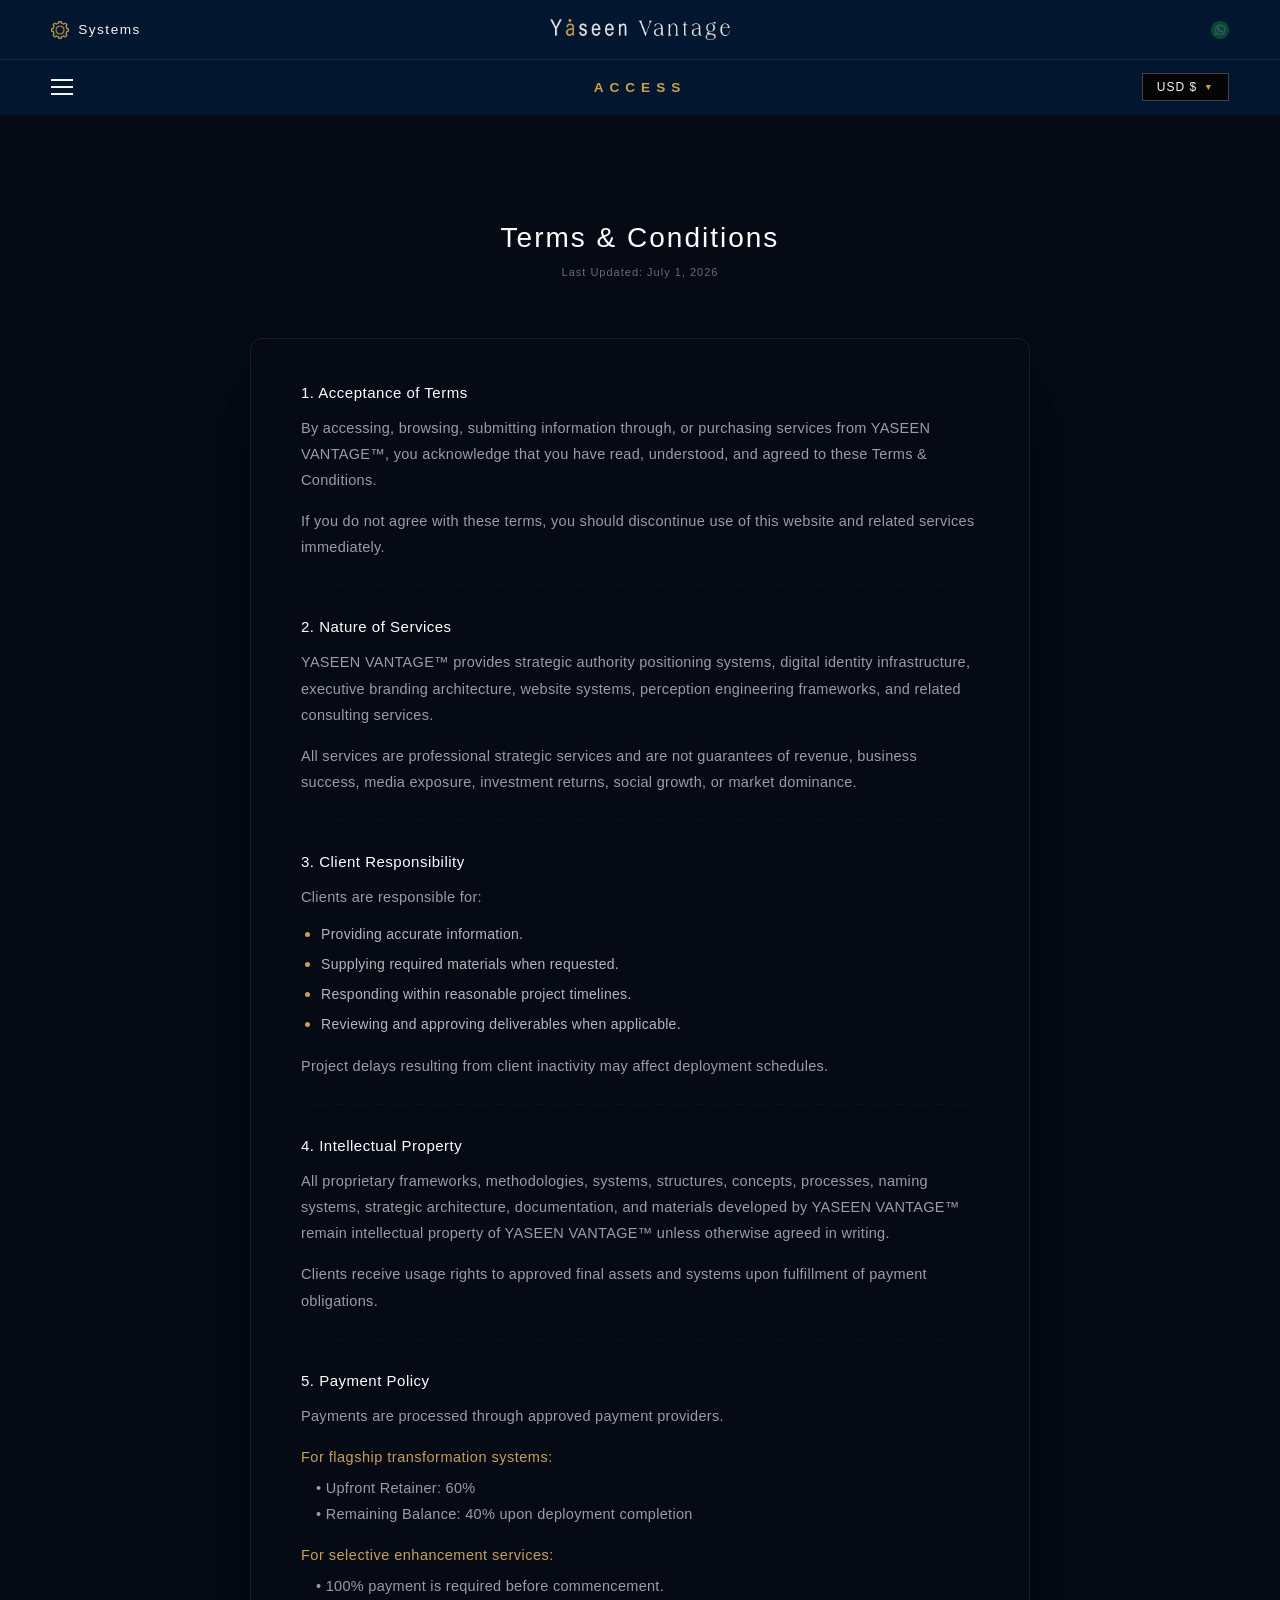
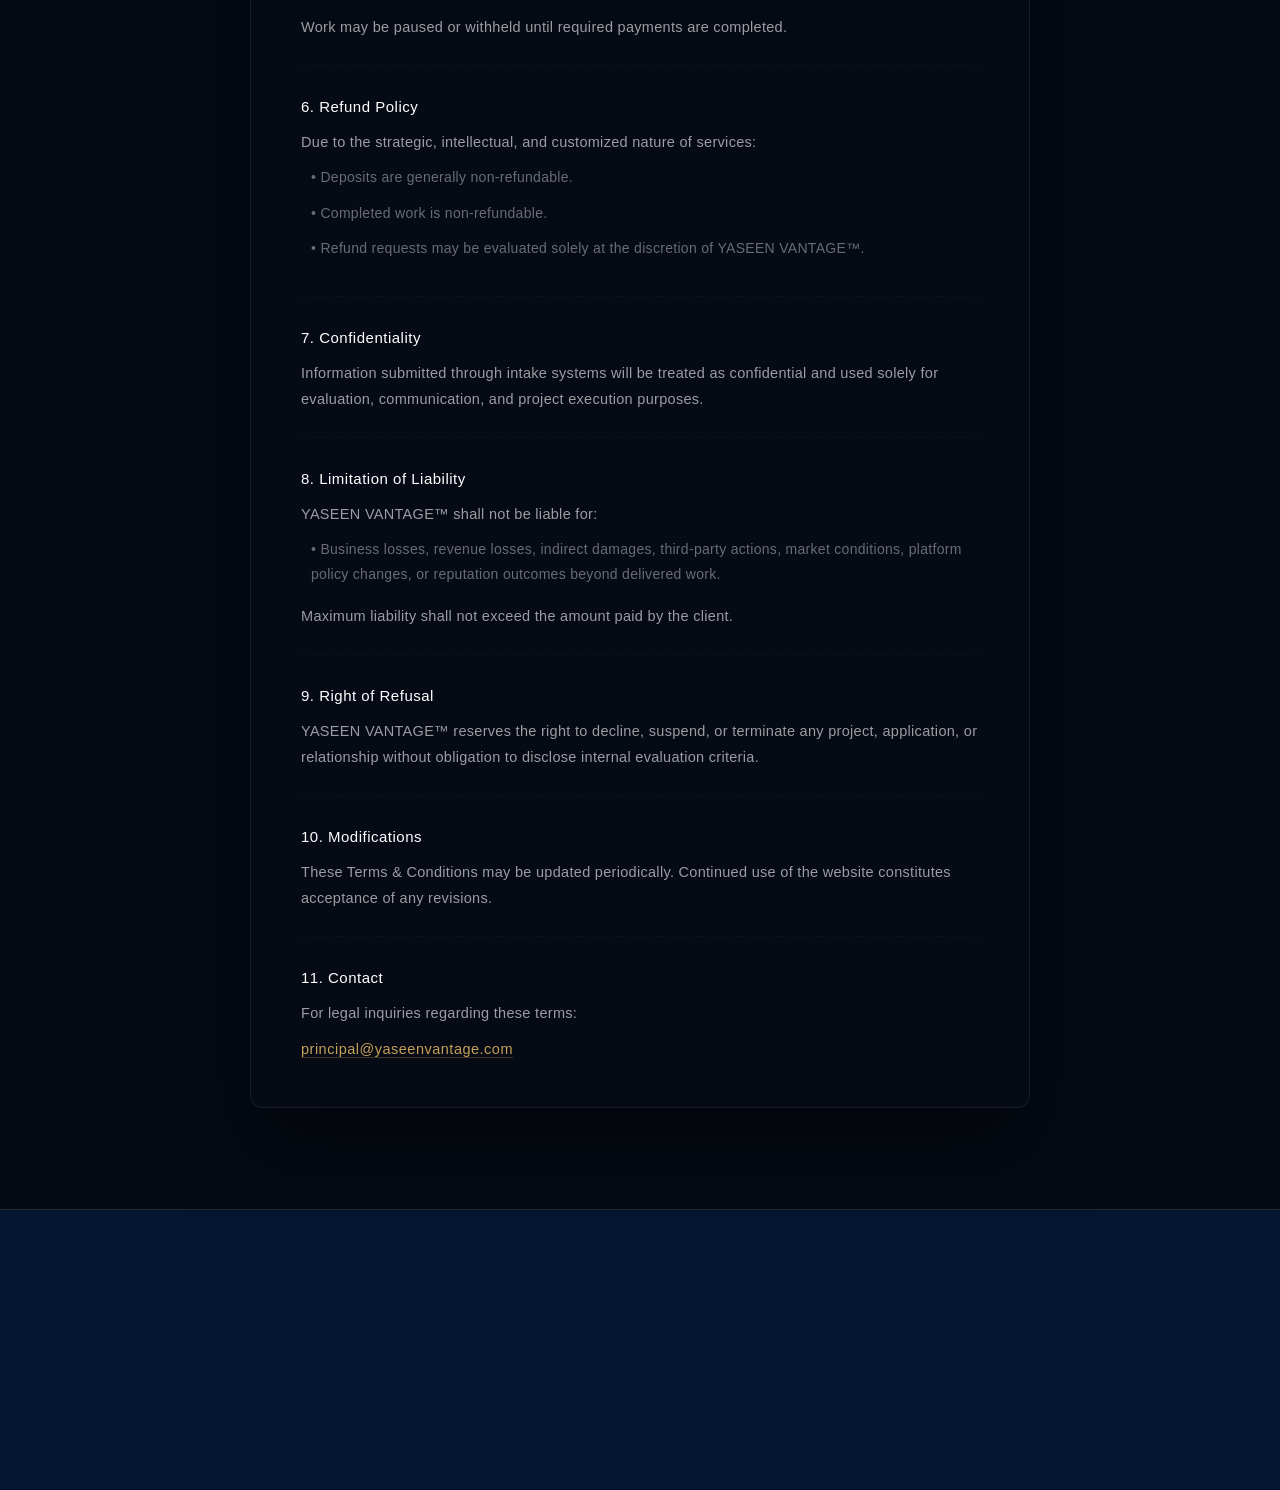
<file: terms-and-conditions.html>
<!doctype html>
<html lang="en">
  <head>
    <meta charset="UTF-8" />
    <link rel="icon" type="image/png" href="images/icon.png" />
    <meta name="viewport" content="width=device-width, initial-scale=1.0" />
    <title>YASEEN VANTAGE™ | Digital Positioning & Perception Systems™</title>
    <meta
      name="description"
      content="How Yaseen Vantage collects, uses, and protects information submitted through our website, intake systems, and communication channels."
    />
    <meta property="og:title" content="Privacy Policy | Yaseen Vantage" />
    <meta
      property="og:description"
      content="How we collect, use, and protect your information."
    />
    <meta
      property="og:url"
      content="https://yaseenvantage.com/privacy-policy.html"
    />
    <meta property="og:type" content="website" />
    <link
      rel="canonical"
      href="https://yaseenvantage.com/privacy-policy.html"
    />
    <link rel="stylesheet" href="css/style.css" />
  </head>
  <body>
    <!-- MASTER DUAL-HEADER SYSTEM (LOCKED & ALIGNED) -->
    <header class="master-header">
      <!-- HEADER 1: Fixed Permanently -->
      <div class="header-top">
        <div class="header-grid unified-width-lock">
          <div class="header-left item-left">
            <a
              href="index.html#main-systems-architecture"
              class="header-interactive-node layout-align-left"
            >
              <div class="icon-layout-shield text-icon-gap">
                <img
                  src="images/systems.png"
                  alt="Systems Framework"
                  class="local-png-node"
                />
              </div>
              <span class="text-systems">Systems</span>
            </a>
          </div>
          <div class="header-center item-center">
            <a href="index.html" class="logo-interactive-anchor">
              <div class="logo-vector-shield">
                <img
                  src="images/yaseen-vantage-logo.png"
                  alt="Yaseen Vantage"
                  class="master-png-wordmark"
                />
              </div>
            </a>
          </div>
          <div class="header-right item-right">
            <a
              href="https://wa.me/255617996962?text=Hello%20YASEEN%20VANTAGE%E2%84%A2%2C%20I%20am%20interested%20in%20building%20or%20strengthening%20my%20brand%20authority.%20I%20would%20like%20to%20discuss%20my%20brand%20with%20your%20team."
              class="header-interactive-node layout-align-right"
              target="_blank"
              rel="noopener noreferrer"
            >
              <div
                class="icon-layout-shield"
                style="transition: opacity 0.4s cubic-bezier(0.16, 1, 0.3, 1)"
              >
                <img
                  src="images/whatsapp.png"
                  alt="WhatsApp Direct"
                  class="local-png-node"
                  style="
                    opacity: 0.3;
                    transition: opacity 0.4s ease;
                    display: block;
                  "
                  onmouseover="this.style.opacity = '0.65'"
                  onmouseout="this.style.opacity = '0.3'"
                  ondragstart="return false;"
                />
              </div>
            </a>
          </div>
        </div>
      </div>

      <!-- HEADER 2: Smart Navigation Panel (Hides Behind Header 1) -->
      <div class="header-bottom">
        <div class="header-grid unified-width-lock">
          <div class="header-left item-left">
            <a href="#menu" class="header-interactive-node layout-align-left">
              <div class="menu-button">
                <span class="bar"></span>
                <span class="bar"></span>
                <span class="bar"></span>
              </div>
            </a>
          </div>
          <div class="header-center item-center">
            <!-- Updated path targets your standalone page with a clean discovery parameter -->
            <a
              href="intake-access.html?system=access"
              class="header-interactive-node"
            >
              <span class="text-access">ACCESS</span>
            </a>
          </div>
          <div class="header-right item-right">
            <div
              class="luxury-select-box layout-align-right"
              id="currencySelector"
            >
              <div class="select-trigger">
                <span id="selectedCurrency">USD $</span>
                <span class="select-arrow">▼</span>
              </div>
              <ul class="select-options-panel">
                <li data-value="USD">USD $</li>
                <li data-value="EUR">EUR €</li>
                <li data-value="GBP">GBP £</li>
                <li data-value="AED">AED د.إ</li>
                <li data-value="TZS">TZS</li>
              </ul>
            </div>
          </div>
        </div>
      </div>
    </header>
    <style>
      /* =========================================================================
   YASEEN VANTAGE™ | LEGAL TERMS BRAND LAYOUT UI ENGINE v2.5
   PART 1 - FIXED NAV PROTECT CUSHIONS, TRANSPARENT DECKS & ROUNDED FRAMES
   ========================================================================= */

      .luxury-system-display-viewport-base {
        position: relative;
        width: 100%;
        min-height: 100vh;
        /* CLEAN STARK BLACK BASE BACKGROUND LAYER OVERRIDE */
        background-color: #050a14 !important;
        /* FIXED NAV BAR SPACE PROTECTION CUSHION:
     Provides 220px of top padding safety barrier so your master Terms header
     letters break perfectly clear from your fixed top elements bar panel */
        padding: 220px 0 100px 0 !important;
        box-sizing: border-box;
        display: flex;
        flex-direction: column;
        align-items: center;
        justify-content: flex-start;
        overflow: hidden;
      }

      .luxury-system-monolith-column-container {
        position: relative;
        width: 90%;
        max-width: 780px; /* Snaps the master column legal grid inside a tight luxury deck width footprint */
        margin: 0 auto;
        z-index: 2;
        display: flex;
        flex-direction: column;
      }

      /* --- TYPOGRAPHY HEADER STYLES --- */
      .system-breathing-header-wrapper {
        width: 100%;
        text-align: center;
        margin-bottom: 60px !important; /* Normal cushion buffer gap */
      }

      .doctrine-natural-brand-title {
        font-size: 28px !important;
        font-weight: 400;
        color: #ffffff;
        letter-spacing: 2px !important; /* Balanced natural font footprint scale */
        margin: 0 0 10px 0;
        line-height: 1.3;
      }

      .terms-micro-date-label {
        font-size: 11px;
        color: rgba(255, 255, 255, 0.4);
        letter-spacing: 1px;
        margin: 0;
      }

      /* --- REFINEMENT: THE TRANSPARENT THIN-BORDER STRUCTURAL BOX (ROUNDED CORNER EDGES) --- */
      .luxury-thin-border-slab-wrapper {
        width: 100%;
        /* REMOVED DECORATIVE BACKGROUNDS: Bypasses color fills to preserve a clean look */
        background: transparent !important;
        /* PRECISE THIN OUTER FRAMEWORK BORDER LINE */
        border: 1px solid rgba(255, 255, 255, 0.08) !important;
        /* CURVED ROUNDED CORNER EDGES OVERRIDE (DELETES RECTANGULAR 90-DEGREE ANGLES) */
        border-radius: 12px !important;
        box-shadow: 0 40px 80px rgba(0, 0, 0, 0.5);
        box-sizing: border-box;
      }

      /* --- MAIN TEXT CORE CONTENT LANE --- */
      .doctrine-slab-content-scroller-lane {
        width: 100%;
        padding: 45px 50px;
        box-sizing: border-box;
        display: flex;
        flex-direction: column;
        gap: 32px;
      }

      /* =========================================================================
   YASEEN VANTAGE™ | LEGAL TERMS BRAND LAYOUT UI ENGINE v2.5
   PART 2 - SUBHEADINGS, GOLD BULLETS, EMAIL ANCHORS & MOBILE OVERRIDES
   ========================================================================= */

      .doctrine-text-statement-block {
        width: 100%;
        text-align: left;
        border-bottom: 1px dashed rgba(255, 255, 255, 0.03);
        padding-bottom: 25px;
      }

      /* --- LEGAL SECTION HEADERS --- */
      .legal-section-header-title {
        font-size: 15px;
        color: #ffffff;
        letter-spacing: 0.5px;
        font-weight: 500;
        margin: 0 0 14px 0;
        text-transform: none !important;
      }

      /* --- AUTHORITATIVE LEGAL TYPOGRAPHY STYLES --- */
      .doctrine-body-standard-paragraph {
        font-size: 14.5px;
        color: rgba(255, 255, 255, 0.6);
        line-height: 1.8;
        letter-spacing: 0.3px;
        font-weight: 300;
        margin: 0;
      }

      .doctrine-body-gold-callout {
        font-size: 14.5px;
        color: #c5a059;
        line-height: 1.8;
        letter-spacing: 0.5px;
        font-weight: 400;
        margin: 0;
      }

      .doctrine-body-dim-disclosure {
        font-size: 14px;
        color: rgba(255, 255, 255, 0.4);
        line-height: 1.8;
        letter-spacing: 0.3px;
        font-weight: 300;
        margin: 0 0 10px 0;
        padding-left: 10px;
      }

      /* --- GOLD DOTTED LIST STRIPS INTEGRATION --- */
      .architecture-minimal-dotted-group-list {
        list-style-type: -webkit-disc !important;
        list-style-type: disc !important;
        padding-left: 20px;
        margin: 0;
        display: flex;
        flex-direction: column;
        gap: 12px;
      }

      .minimal-bullet-dotted-row-item {
        color: #c5a059 !important; /* Locks bullet dot marker to gold color natively */
        padding: 0;
        margin: 0;
      }

      .minimal-bullet-label-string-text {
        font-size: 14px;
        color: rgba(255, 255, 255, 0.7);
        letter-spacing: 0.3px;
        font-weight: 300;
      }

      /* --- THE STARK FLAT LEGAL ANCHOR LINKS LINK --- */
      .legal-email-link-anchor {
        color: #c5a059;
        text-decoration: none;
        border-bottom: 1px solid rgba(197, 160, 89, 0.3);
        transition: border-color 0.3s ease;
      }

      .legal-email-link-anchor:hover {
        border-color: #c5a059;
      }

      /* --- CONTINUOUS FADE PHYSICS CONTROLLERS --- */
      .continuous-scroll-reveal-node {
        opacity: 0;
        transform: translateY(20px);
        transition:
          opacity 1.2s cubic-bezier(0.16, 1, 0.3, 1),
          transform 1.2s cubic-bezier(0.16, 1, 0.3, 1);
        will-change: transform, opacity;
      }

      .node-revealed {
        opacity: 1 !important;
        transform: translateY(0) !important;
      }

      /* =========================================================================
   🔒 MASTER OVERRIDES FOR RESPONSIVE MOBILE TOUCHGLASS PHONE VIEW TIERS
   ========================================================================= */
      @media (max-width: 768px) {
        .luxury-system-display-viewport-base {
          padding: 140px 0 60px 0 !important;
          /* Native linear gradient mask overrides phone device image visibility conflicts safely */
          background-image:
            linear-gradient(rgba(5, 10, 20, 0.9), rgba(5, 10, 20, 0.9)),
            url("../images/hero-image-2.png") !important;
          background-size: cover !important;
          background-position: center center !important;
          background-attachment: scroll !important;
          background-repeat: no-repeat !important;
        }

        .system-breathing-header-wrapper {
          margin-bottom: 40px !important;
        }

        .doctrine-natural-brand-title {
          font-size: 22px !important; /* Compact scaling for handheld screen borders */
          letter-spacing: 1px !important;
        }

        .doctrine-slab-content-scroller-lane {
          padding: 30px 20px !important;
          gap: 24px !important;
        }

        .luxury-thin-border-slab-wrapper {
          border: 1px solid rgba(255, 255, 255, 0.05) !important;
          border-radius: 10px !important; /* Slightly tighter responsive curvature limits */
        }

        /* Left align legal content blocks natively on touch screens */
        .legal-section-header-title,
        .doctrine-body-standard-paragraph,
        .doctrine-body-gold-callout,
        .doctrine-body-dim-disclosure,
        .minimal-bullet-label-string-text {
          text-align: left !important;
          font-size: 13.5px !important; /* Compact scale scales evenly for smartphones screens reading */
          line-height: 1.6 !important;
        }

        .legal-section-header-title {
          font-size: 14.5px !important;
        }

        /* Left-aligned gold dots indentation grid baseline axis line */
        .architecture-minimal-dotted-group-list {
          display: block !important;
          list-style-position: outside !important; /* Pulls gold bullets outside the string text block matrix */
          padding-left: 18px !important; /* Fixed left axis margin indentation spacing */
          width: 100% !important;
        }

        .minimal-bullet-dotted-row-item {
          display: list-item !important;
          text-align: left !important;
          margin-bottom: 10px;
        }
      }
    </style>

    <!-- =========================================================================
     YASEEN VANTAGE™ | TERMS & CONDITIONS PLATFORM v2.5
     ISOLATED MIDDLE OPERATIONS CORE COMPONENT BLOCK — SINGLE COLUMN CONTINUUM
     ========================================================================= -->
    <main class="luxury-system-display-viewport-base" id="termsMainStage">
      <div class="luxury-system-monolith-column-container unified-width-lock">
        <!-- 1. UNIFIED NATURAL BRAND TITLE HEADER ROW -->
        <header class="system-breathing-header-wrapper">
          <h1 class="doctrine-natural-brand-title">Terms & Conditions</h1>
          <p class="terms-micro-date-label">Last Updated: July 1, 2026</p>
        </header>

        <!-- 2. THE TRANSPARENT ROUNDED THIN-BORDER STRUCTURAL LEGAL BOX -->
        <div
          class="luxury-thin-border-slab-wrapper continuous-scroll-reveal-node"
        >
          <div class="doctrine-slab-content-scroller-lane">
            <!-- SECTION 1 -->
            <div class="doctrine-text-statement-block">
              <h2 class="legal-section-header-title">1. Acceptance of Terms</h2>
              <p class="doctrine-body-standard-paragraph">
                By accessing, browsing, submitting information through, or
                purchasing services from YASEEN VANTAGE™, you acknowledge that
                you have read, understood, and agreed to these Terms &
                Conditions.
              </p>
              <p
                class="doctrine-body-standard-paragraph"
                style="margin-top: 15px"
              >
                If you do not agree with these terms, you should discontinue use
                of this website and related services immediately.
              </p>
            </div>

            <!-- SECTION 2 -->
            <div class="doctrine-text-statement-block">
              <h2 class="legal-section-header-title">2. Nature of Services</h2>
              <p class="doctrine-body-standard-paragraph">
                YASEEN VANTAGE™ provides strategic authority positioning
                systems, digital identity infrastructure, executive branding
                architecture, website systems, perception engineering
                frameworks, and related consulting services.
              </p>
              <p
                class="doctrine-body-standard-paragraph"
                style="margin-top: 15px"
              >
                All services are professional strategic services and are not
                guarantees of revenue, business success, media exposure,
                investment returns, social growth, or market dominance.
              </p>
            </div>

            <!-- SECTION 3 -->
            <div class="doctrine-text-statement-block">
              <h2 class="legal-section-header-title">
                3. Client Responsibility
              </h2>
              <p
                class="doctrine-body-standard-paragraph"
                style="margin-bottom: 15px"
              >
                Clients are responsible for:
              </p>
              <ul class="architecture-minimal-dotted-group-list">
                <li class="minimal-bullet-dotted-row-item">
                  <span class="minimal-bullet-label-string-text"
                    >Providing accurate information.</span
                  >
                </li>
                <li class="minimal-bullet-dotted-row-item">
                  <span class="minimal-bullet-label-string-text"
                    >Supplying required materials when requested.</span
                  >
                </li>
                <li class="minimal-bullet-dotted-row-item">
                  <span class="minimal-bullet-label-string-text"
                    >Responding within reasonable project timelines.</span
                  >
                </li>
                <li class="minimal-bullet-dotted-row-item">
                  <span class="minimal-bullet-label-string-text"
                    >Reviewing and approving deliverables when applicable.</span
                  >
                </li>
              </ul>
              <p
                class="doctrine-body-standard-paragraph"
                style="margin-top: 20px"
              >
                Project delays resulting from client inactivity may affect
                deployment schedules.
              </p>
            </div>

            <!-- SECTION 4 -->
            <div class="doctrine-text-statement-block">
              <h2 class="legal-section-header-title">
                4. Intellectual Property
              </h2>
              <p class="doctrine-body-standard-paragraph">
                All proprietary frameworks, methodologies, systems, structures,
                concepts, processes, naming systems, strategic architecture,
                documentation, and materials developed by YASEEN VANTAGE™ remain
                intellectual property of YASEEN VANTAGE™ unless otherwise agreed
                in writing.
              </p>
              <p
                class="doctrine-body-standard-paragraph"
                style="margin-top: 15px"
              >
                Clients receive usage rights to approved final assets and
                systems upon fulfillment of payment obligations.
              </p>
            </div>

            <!-- SECTION 5 -->
            <div class="doctrine-text-statement-block">
              <h2 class="legal-section-header-title">5. Payment Policy</h2>
              <p class="doctrine-body-standard-paragraph">
                Payments are processed through approved payment providers.
              </p>
              <p class="doctrine-body-gold-callout" style="margin-top: 15px">
                For flagship transformation systems:
              </p>
              <p
                class="doctrine-body-standard-paragraph"
                style="margin-top: 5px; padding-left: 15px"
              >
                • Upfront Retainer: 60%<br />
                • Remaining Balance: 40% upon deployment completion
              </p>
              <p class="doctrine-body-gold-callout" style="margin-top: 15px">
                For selective enhancement services:
              </p>
              <p
                class="doctrine-body-standard-paragraph"
                style="margin-top: 5px; padding-left: 15px"
              >
                • 100% payment is required before commencement.
              </p>
              <p
                class="doctrine-body-standard-paragraph"
                style="margin-top: 15px"
              >
                Work may be paused or withheld until required payments are
                completed.
              </p>
            </div>

            <!-- SECTION 6 -->
            <div class="doctrine-text-statement-block">
              <h2 class="legal-section-header-title">6. Refund Policy</h2>
              <p
                class="doctrine-body-standard-paragraph"
                style="margin-bottom: 10px"
              >
                Due to the strategic, intellectual, and customized nature of
                services:
              </p>
              <p class="doctrine-body-dim-disclosure">
                • Deposits are generally non-refundable.
              </p>
              <p class="doctrine-body-dim-disclosure">
                • Completed work is non-refundable.
              </p>
              <p class="doctrine-body-dim-disclosure">
                • Refund requests may be evaluated solely at the discretion of
                YASEEN VANTAGE™.
              </p>
            </div>

            <!-- SECTION 7 -->
            <div class="doctrine-text-statement-block">
              <h2 class="legal-section-header-title">7. Confidentiality</h2>
              <p class="doctrine-body-standard-paragraph">
                Information submitted through intake systems will be treated as
                confidential and used solely for evaluation, communication, and
                project execution purposes.
              </p>
            </div>

            <!-- SECTION 8 -->
            <div class="doctrine-text-statement-block">
              <h2 class="legal-section-header-title">
                8. Limitation of Liability
              </h2>
              <p
                class="doctrine-body-standard-paragraph"
                style="margin-bottom: 10px"
              >
                YASEEN VANTAGE™ shall not be liable for:
              </p>
              <p class="doctrine-body-dim-disclosure">
                • Business losses, revenue losses, indirect damages, third-party
                actions, market conditions, platform policy changes, or
                reputation outcomes beyond delivered work.
              </p>
              <p
                class="doctrine-body-standard-paragraph"
                style="margin-top: 15px"
              >
                Maximum liability shall not exceed the amount paid by the
                client.
              </p>
            </div>

            <!-- SECTION 9 -->
            <div class="doctrine-text-statement-block">
              <h2 class="legal-section-header-title">9. Right of Refusal</h2>
              <p class="doctrine-body-standard-paragraph">
                YASEEN VANTAGE™ reserves the right to decline, suspend, or
                terminate any project, application, or relationship without
                obligation to disclose internal evaluation criteria.
              </p>
            </div>

            <!-- SECTION 10 -->
            <div class="doctrine-text-statement-block">
              <h2 class="legal-section-header-title">10. Modifications</h2>
              <p class="doctrine-body-standard-paragraph">
                These Terms & Conditions may be updated periodically. Continued
                use of the website constitutes acceptance of any revisions.
              </p>
            </div>

            <!-- SECTION 11 -->
            <div
              class="doctrine-text-statement-block"
              style="border-bottom: none; padding-bottom: 0; margin-bottom: 0"
            >
              <h2 class="legal-section-header-title">11. Contact</h2>
              <p
                class="doctrine-body-standard-paragraph"
                style="margin-bottom: 10px"
              >
                For legal inquiries regarding these terms:
              </p>
              <p class="doctrine-body-gold-callout">
                <a
                  href="mailto:principal@yaseenvantage.com"
                  class="legal-email-link-anchor"
                  >principal@yaseenvantage.com</a
                >
              </p>
            </div>
          </div>
          <!-- End of doctrine-slab-content-scroller-lane -->
        </div>
        <!-- End of luxury-thin-border-slab-wrapper -->
      </div>
      <!-- End of luxury-system-monolith-column-container -->
    </main>

    <!-- HIGH-END CONTINUOUS SCROLL PHYSICS CONTROLLER TRACKER -->
    <script>
      document.addEventListener("DOMContentLoaded", () => {
        const targetScrollNodes = document.querySelectorAll(
          ".continuous-scroll-reveal-node",
        );

        function evaluateViewportIntersectingFades() {
          const windowHeightTriggerOffset = window.innerHeight * 0.95;

          targetScrollNodes.forEach((node) => {
            const boundingData = node.getBoundingClientRect();

            if (
              boundingData.top < windowHeightTriggerOffset &&
              boundingData.bottom > 40
            ) {
              node.classList.add("node-revealed");
            } else {
              node.classList.remove("node-revealed");
            }
          });
        }

        window.addEventListener("scroll", evaluateViewportIntersectingFades);
        window.addEventListener("resize", evaluateViewportIntersectingFades);
        evaluateViewportIntersectingFades();
      });
    </script>

    <!-- CLEAN 3-UTILITY AUTHORITY FOOTER -->
    <footer class="master-footer">
      <div class="footer-grid-container">
        <div class="footer-row row-top center-column-lock recursive-reveal">
          <p class="footer-slogan">Built for Legacy</p>
          <p class="footer-copyright">
            ©2026 YASEEN VANTAGE™ | All rights reserved
          </p>
        </div>

        <div class="footer-navigation-strip recursive-reveal">
          <div class="footer-inner-row">
            <div class="footer-links-left">
              <a href="about.html#about-engine-container">About</a>
              <span class="link-divider">|</span>
              <a href="index.html#main-systems-architecture">Systems</a>
              <span class="link-divider">|</span>
              <a
                href="https://wa.me"
                class="footer-direct-desk-link"
                target="_blank"
                >Direct Desk</a
              >
            </div>
            <div class="footer-links-right">
              <a href="#termsMainStage">Terms & Conditions</a>
              <span class="link-divider">|</span>
              <a href="privacy-policy.html#privacyMainStage">Privacy Policy</a>
              <span class="link-divider">|</span>
              <a href="cookies.html#cookieMainStage">Cookies</a>
            </div>
          </div>
        </div>

        <div
          class="footer-row row-bottom asset-categorization-grid recursive-reveal"
        >
          <div class="category-block block-social">
            <a
              href="mailto:principal@yaseenvantage.com"
              class="footer-vector-node"
              style="display: inline-block; text-decoration: none"
            >
              <div
                class="footer-icon-shield"
                style="transition: opacity 0.4s cubic-bezier(0.16, 1, 0.3, 1)"
              >
                <img
                  src="images/email.png"
                  alt="Email"
                  style="
                    opacity: 0.3;
                    transition: opacity 0.4s ease;
                    display: block;
                  "
                  onmouseover="this.style.opacity = '0.65'"
                  onmouseout="this.style.opacity = '0.3'"
                />
              </div>
            </a>
          </div>

          <div class="category-block block-payments">
            <div class="badge-layout-shield">
              <img src="images/paypal.png" alt="PayPal" class="badge-img" />
            </div>
            <div class="badge-layout-shield">
              <img src="images/visa.png" alt="Visa" class="badge-img" />
            </div>
            <div class="badge-layout-shield">
              <img
                src="images/mastercard.png"
                alt="Mastercard"
                class="badge-img"
              />
            </div>
            <div class="badge-layout-shield">
              <img src="images/amex.png" alt="Amex" class="badge-img" />
            </div>
          </div>

          <div class="category-block block-signature">
            <p>Engineered by YASEEN VANTAGE™</p>
          </div>
        </div>
      </div>
    </footer>

    <!-- NAVIGATION CONSOLE DRAWER CORE SYSTEM -->
    <div class="menu-console-drawer" id="menuConsoleDrawer">
      <div class="drawer-inner-matrix">
        <div class="drawer-category-group">
          <span class="category-header-title">SYSTEMS</span>
          <ul class="nested-tree-links">
            <li>
              <a
                href="white-horse.html#whitehorseMainStage"
                class="tree-node-item drawer-reveal-node"
                >White Horse™</a
              >
            </li>
            <li>
              <a
                href="dynast.html#dynastyMainStage"
                class="tree-node-item drawer-reveal-node"
                >Dynast™</a
              >
            </li>
            <li>
              <a
                href="emir.html#emirMainStage"
                class="tree-node-item drawer-reveal-node"
                >Emir™</a
              >
            </li>
          </ul>
        </div>

        <div class="drawer-category-group">
          <span class="category-header-title">REQUEST</span>
          <ul class="nested-tree-links">
            <li>
              <a
                href="index.html#selective-enhancements-catalog"
                class="tree-node-item drawer-reveal-node"
                >Custom Enhancement</a
              >
            </li>
          </ul>
        </div>

        <div class="drawer-category-group">
          <span class="category-header-title">DISCOVER</span>
          <ul class="nested-tree-links">
            <li>
              <a
                href="about.html#about-engine-container"
                class="tree-node-item drawer-reveal-node"
                >About</a
              >
            </li>

            <li>
              <a
                href="index.html#authority-transformation-script"
                class="tree-node-item drawer-reveal-node"
                >Transformations</a
              >
            </li>
            <li>
              <a
                href="doctrine.html#doctrineMainStage"
                class="tree-node-item drawer-reveal-node"
                >Doctrine</a
              >
            </li>
            <li>
              <a
                href="faq.html#faqMainStage"
                class="tree-node-item drawer-reveal-node"
                >FAQ</a
              >
            </li>
            <li>
              <a
                href="the-architect.html#the-architect-MainStage"
                class="tree-node-item drawer-reveal-node"
                >The Architect</a
              >
            </li>
            <li>
              <a
                href="the-dying-eagle.html#the-dying-eagle-MainStage"
                class="tree-node-item drawer-reveal-node"
                >The Dying Eagle Story</a
              >
            </li>
          </ul>
        </div>

        <!-- Category Block 4: Legal Framework -->
        <div class="drawer-category-group">
          <span class="category-header-title">LEGAL</span>
          <ul class="nested-tree-links">
            <li>
              <a
                href="terms-and-conditions.html#termsMainStage"
                class="tree-node-item drawer-reveal-node"
                >Terms</a
              >
            </li>
            <li>
              <a
                href="privacy-policy.html#privacyMainStage"
                class="tree-node-item drawer-reveal-node"
                >Privacy</a
              >
            </li>
            <li>
              <a
                href="cookies.html#cookieMainStage"
                class="tree-node-item drawer-reveal-node"
                >Cookies</a
              >
            </li>
          </ul>
        </div>

        <!-- =========================================================================
                 SURGICAL EXPANSION: DIRECT FIRM OPERATIONS SECURE COMMUNICATIONS
                 ========================================================================= -->
        <div class="drawer-category-group drawer-email-buffer">
          <span class="category-header-title">SECURE COMMUNICATIONS</span>
          <ul class="nested-tree-links">
            <li>
              <a
                href="mailto:principal@yaseenvantage.com"
                class="tree-node-item drawer-reveal-node firm-email-anchor"
              >
                principal@yaseenvantage.com
              </a>
            </li>
          </ul>
        </div>
      </div>
    </div>

    <!-- Blurring Mask Backdrop Overlay Blanket Layer -->
    <div class="drawer-escape-blanket" id="drawerEscapeBlanket"></div>

    <!-- =========================================================================
         🔒 ISOLATED HERO RE-REVEAL ENGINE — ZERO MASTER CODE CHANGES REQUIRED
         Runs independently to continuously refresh the randomized letter reveal loop
         ========================================================================= -->
    <script>
      (function () {
        const heroHeadlineNode = document.querySelector(".primary-headline");
        const randomizedLetters = document.querySelectorAll(
          ".random-reveal-char",
        );

        if (heroHeadlineNode && randomizedLetters.length > 0) {
          // Configuration engine tracks exact entry/exit bounds of the word on screen
          const standaloneObserver = new IntersectionObserver(
            (entries) => {
              entries.forEach((entry) => {
                if (entry.isIntersecting) {
                  // Re-triggers the slow, subtle random reveal sequence when scrolling up into view
                  randomizedLetters.forEach((char) => {
                    char.classList.add("char-reveal-active");
                  });
                } else {
                  // Instantly resets opacity states when scrolled deep below the fold lines
                  randomizedLetters.forEach((char) => {
                    char.classList.remove("char-reveal-active");
                  });
                }
              });
            },
            {
              threshold: 0.05, // Fire instant metrics calibration when 5% of the title box is visible
              rootMargin: "0px 0px -20px 0px",
            },
          );

          // Bind observer tracking directly to the target heading block container element only
          standaloneObserver.observe(heroHeadlineNode);
        }
      })();
    </script>

    <script src="js/script.js"></script>
    <script src="js/currency-engine.js"></script>
  </body>
</html>
</file>
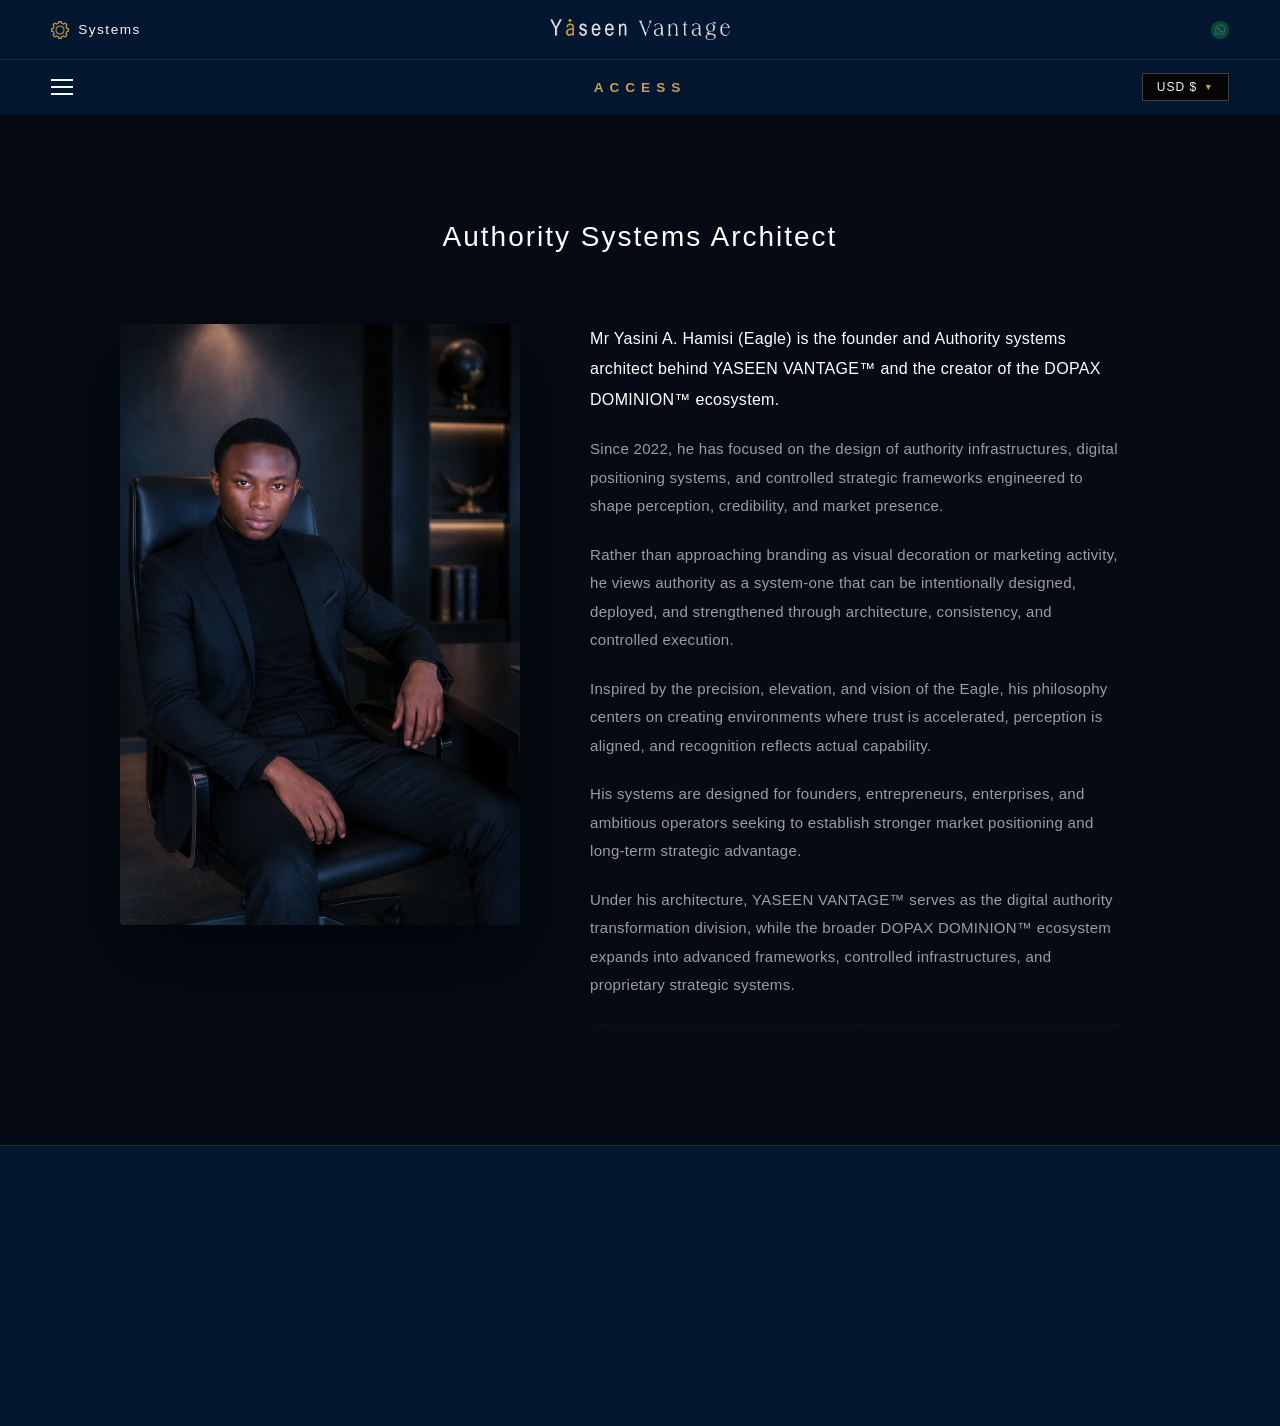
<file: the-architect.html>
<!doctype html>
<html lang="en">
  <head>
    <meta charset="UTF-8" />
    <link rel="icon" type="image/png" href="images/icon.png" />
    <meta name="viewport" content="width=device-width, initial-scale=1.0" />
    <title>YASEEN VANTAGE™ | Digital Positioning & Perception Systems™</title>
    <meta
      name="description"
      content="Mr Yasini A. Hamisi (Eagle) - Founder of Yaseen Vantage™ and Architect of The Square Matrix™. The engine behind Dopax Dominion™ Ecoystem and the global authority infrastructure."
    />
    <meta
      property="og:title"
      content="Mr Yasini A. Hamisi (Eagle) | Authority Systems Architect"
    />
    <meta
      property="og:description"
      content="The Architect behind Yaseen Vantage™."
    />
    <meta
      property="og:image"
      content="https://yaseenvantage.com/images/founder-cover.png"
    />
    <meta
      property="og:url"
      content="https://yaseenvantage.com/the-architect.html"
    />
    <meta property="og:type" content="profile" />
    <meta name="twitter:card" content="summary_large_image" />
    <meta
      name="twitter:image"
      content="https://yaseenvantage.com/images/founder-cover.png"
    />
    <!-- Canonical -->
    <link rel="canonical" href="https://yaseenvantage.com/" />
    <link rel="stylesheet" href="css/style.css" />
  </head>
  <body>
    <!-- MASTER DUAL-HEADER SYSTEM (LOCKED & ALIGNED) -->
    <header class="master-header">
      <!-- HEADER 1: Fixed Permanently -->
      <div class="header-top">
        <div class="header-grid unified-width-lock">
          <div class="header-left item-left">
            <a
              href="index.html#main-systems-architecture"
              class="header-interactive-node layout-align-left"
            >
              <div class="icon-layout-shield text-icon-gap">
                <img
                  src="images/systems.png"
                  alt="Systems Framework"
                  class="local-png-node"
                />
              </div>
              <span class="text-systems">Systems</span>
            </a>
          </div>
          <div class="header-center item-center">
            <a href="index.html" class="logo-interactive-anchor">
              <div class="logo-vector-shield">
                <img
                  src="images/yaseen-vantage-logo.png"
                  alt="Yaseen Vantage"
                  class="master-png-wordmark"
                />
              </div>
            </a>
          </div>
          <div class="header-right item-right">
            <a
              href="https://wa.me/255617996962?text=Hello%20YASEEN%20VANTAGE%E2%84%A2%2C%20I%20am%20interested%20in%20building%20or%20strengthening%20my%20brand%20authority.%20I%20would%20like%20to%20discuss%20my%20brand%20with%20your%20team."
              class="header-interactive-node layout-align-right"
              target="_blank"
              rel="noopener noreferrer"
            >
              <div
                class="icon-layout-shield"
                style="transition: opacity 0.4s cubic-bezier(0.16, 1, 0.3, 1)"
              >
                <img
                  src="images/whatsapp.png"
                  alt="WhatsApp Direct"
                  class="local-png-node"
                  style="
                    opacity: 0.3;
                    transition: opacity 0.4s ease;
                    display: block;
                  "
                  onmouseover="this.style.opacity = '0.65'"
                  onmouseout="this.style.opacity = '0.3'"
                  ondragstart="return false;"
                />
              </div>
            </a>
          </div>
        </div>
      </div>

      <!-- HEADER 2: Smart Navigation Panel (Hides Behind Header 1) -->
      <div class="header-bottom">
        <div class="header-grid unified-width-lock">
          <div class="header-left item-left">
            <a href="#menu" class="header-interactive-node layout-align-left">
              <div class="menu-button">
                <span class="bar"></span>
                <span class="bar"></span>
                <span class="bar"></span>
              </div>
            </a>
          </div>
          <div class="header-center item-center">
            <!-- Updated path targets your standalone page with a clean discovery parameter -->
            <a
              href="intake-access.html?system=access"
              class="header-interactive-node"
            >
              <span class="text-access">ACCESS</span>
            </a>
          </div>
          <div class="header-right item-right">
            <div
              class="luxury-select-box layout-align-right"
              id="currencySelector"
            >
              <div class="select-trigger">
                <span id="selectedCurrency">USD $</span>
                <span class="select-arrow">▼</span>
              </div>
              <ul class="select-options-panel">
                <li data-value="USD">USD $</li>
                <li data-value="EUR">EUR €</li>
                <li data-value="GBP">GBP £</li>
                <li data-value="AED">AED د.إ</li>
                <li data-value="TZS">TZS</li>
              </ul>
            </div>
          </div>
        </div>
      </div>
    </header>
    <style>
      /* =========================================================================
   YASEEN VANTAGE™ | FOUNDER SHOWCASE PLATFORM VISUAL UI ENGINE v2.5
   PRODUCTION MASTER LAYOUT PARADIGM — COMPILING RESPONSIVE OVERRIDES
   ========================================================================= */

      .luxury-system-display-viewport-base {
        position: relative;
        width: 100%;
        min-height: 100vh;
        background-color: #050a14 !important; /* Stark premium slate background fill */
        padding: 220px 0 120px 0 !important;
        box-sizing: border-box;
        display: flex;
        flex-direction: column;
        align-items: center;
        justify-content: flex-start;
        overflow: hidden;
      }

      .luxury-system-monolith-column-container {
        position: relative;
        width: 90%;
        max-width: 1040px; /* Aligns layout width cleanly clear with system gateway specs proportions */
        margin: 0 auto;
        z-index: 2;
        display: flex;
        flex-direction: column;
      }

      /* --- TYPOGRAPHY HEADER STYLES --- */
      .system-breathing-header-wrapper {
        width: 100%;
        text-align: center;
        margin-bottom: 70px !important;
      }

      .doctrine-natural-brand-title {
        font-size: 28px !important;
        font-weight: 400;
        color: #ffffff;
        letter-spacing: 2px !important; /* Clean natural brand tracking string metrics */
        margin: 0;
        line-height: 1.2;
      }

      /* --- WIDESCREEN DESKTOP DUAL-COLUMN LAYOUT MATRIX --- */
      .luxury-widescreen-split-layout-grid {
        display: grid;
        grid-template-columns: 400px 1fr; /* Custom desktop layout matrix card width proportions */
        gap: 70px;
        width: 100%;
        align-items: start;
      }

      .luxury-widescreen-left-block-lane {
        display: flex;
        flex-direction: column;
        width: 100%;
      }

      .system-local-card-png-frame-box {
        width: 100%;
        display: flex;
        justify-content: flex-start;
      }

      /* Bounds and balances portrait frame asset output scale natively */
      .system-local-card-png-asset-fluid {
        width: 100%;
        height: auto;
        object-fit: contain;
        border-radius: 4px; /* Crisp minimal curvature */
        box-shadow: 0 30px 70px rgba(0, 0, 0, 0.6);
        display: block;
      }

      /* RIGHT LANE CONTENT AREA DESCRIPTION BLOCKS */
      .luxury-widescreen-right-block-lane {
        width: 100%;
        padding-right: 40px;
        box-sizing: border-box;
        display: flex;
        flex-direction: column;
        text-align: left;
      }

      .system-primary-abstract-text-box {
        width: 100%;
      }

      .abstract-body-description-text {
        font-size: 15px;
        color: rgba(255, 255, 255, 0.6);
        line-height: 1.9;
        margin: 0;
        letter-spacing: 0.02em;
        font-weight: 300;
      }

      .font-weight-lead-profile {
        font-size: 16px;
        color: #ffffff;
        font-weight: 400;
      }

      /* --- PROFILE OUTCOMES DOT-MARKERS LIST STRIP --- */
      .system-architecture-specification-vertical-stack {
        width: 100%;
        text-align: left;
      }

      .architecture-minimal-dotted-group-list {
        list-style-type: -webkit-disc !important;
        list-style-type: disc !important;
        padding-left: 20px;
        margin: 0;
        display: flex;
        flex-direction: column;
        gap: 14px;
      }

      .minimal-bullet-dotted-row-item {
        color: #c5a059 !important; /* Hard-locks list marker to gold color variables natively */
        padding: 0;
        margin: 0;
      }

      .profile-outcome-bold-string {
        font-size: 14.5px !important;
        color: #ffffff !important;
        font-weight: 500 !important;
        letter-spacing: 1px;
      }

      /* --- CONTINUOUS SCROLL FADE LAYER OVERRIDES --- */
      .continuous-scroll-reveal-node {
        opacity: 0;
        transform: translateY(25px);
        transition:
          opacity 1.4s cubic-bezier(0.16, 1, 0.3, 1),
          transform 1.4s cubic-bezier(0.16, 1, 0.3, 1);
        will-change: transform, opacity;
      }

      .node-revealed {
        opacity: 1 !important;
        transform: translateY(0) !important;
      }

      /* =========================================================================
   🔒 MASTER FINALL OVERRIDES FOR RESPONSIIVE MOBILE VIEW TIERS
   ========================================================================= */
      @media (max-width: 768px) {
        .luxury-system-display-viewport-base {
          padding: 140px 0 60px 0 !important;
          background-image:
            linear-gradient(rgba(5, 10, 20, 0.88), rgba(5, 10, 20, 0.88)),
            url("../images/hero-image-2.png") !important;
          background-size: cover !important;
          background-position: center center !important;
          background-attachment: scroll !important;
          background-repeat: no-repeat !important;
        }

        .luxury-system-phantom-background-media-overlay {
          display: none !important;
        }

        .system-breathing-header-wrapper {
          margin-bottom: 45px !important;
        }

        .doctrine-natural-brand-title {
          font-size: 24px !important;
          letter-spacing: 1px !important;
        }

        /* Breaks desktop split grid into a beautiful vertical column layout flow fluidly */
        .luxury-widescreen-split-layout-grid {
          display: flex !important;
          flex-direction: column !important;
          align-items: center !important;
          justify-content: center !important;
          gap: 35px !important;
          text-align: center !important;
          width: 100% !important;
        }

        .system-local-card-png-frame-box {
          display: flex !important;
          justify-content: center !important;
          width: 100% !important;
        }

        .system-local-card-png-asset-fluid {
          max-width: 260px !important; /* Proportional scaling limits portrait on phone glass borders */
          width: 100% !important;
          margin: 0 auto !important;
        }

        /* CRITICAL CORRECTION: Left-aligns entire profile bio rows stream on smart screen handheld folders */
        .luxury-widescreen-right-block-lane {
          padding-right: 0 !important;
          text-align: left !important;
          align-items: flex-start !important;
          width: 100% !important;
          max-width: 290px !important; /* Snaps text bounds directly to card dimension axis boundaries */
          margin: 0 auto !important;
        }

        .abstract-body-description-text,
        .font-weight-lead-profile {
          font-size: 13px !important;
          text-align: left !important;
          line-height: 1.7 !important;
          width: 100% !important;
          margin: 0 !important;
        }

        .font-weight-lead-profile {
          font-size: 14px !important;
        }

        .system-architecture-specification-vertical-stack {
          text-align: left !important;
          margin: 25px 0 0 0 !important;
          width: 100% !important;
        }

        /* Perfectly spaces gold list markers down a straight vertical left axis indent track */
        .architecture-minimal-dotted-group-list {
          display: block !important;
          list-style-position: outside !important;
          padding-left: 18px !important;
          width: 100% !important;
        }

        .minimal-bullet-dotted-row-item {
          display: list-item !important;
          text-align: left !important;
          margin-bottom: 12px;
        }
      }
    </style>

    <!-- =========================================================================
     YASEEN VANTAGE™ | FOUNDER SHOWCASE PLATFORM — ARCHITECT PROTOCOL v2.5
     PURE ISOLATED MIDDLE OPERATIONS CORE COMPONENT BLOCK
     ========================================================================= -->
    <main
      class="luxury-system-display-viewport-base"
      id="the-architect-MainStage"
    >
      <div class="luxury-system-monolith-column-container unified-width-lock">
        <!-- 1. CORRECTED: CLEAN NATURAL HEADER FOR THE ARCHITECT PROFILE -->
        <header class="system-breathing-header-wrapper">
          <h1 class="doctrine-natural-brand-title">
            Authority Systems Architect
          </h1>
        </header>

        <!-- 2. MASTER DUAL-LANE MESH ARCHITECTURE -->
        <div
          class="luxury-widescreen-split-layout-grid continuous-scroll-reveal-node"
        >
          <!-- LEFT LANE CONTAINER: REAL NATIVE LOCAL PROFILE PORTRAIT IMG EMBED -->
          <div class="luxury-widescreen-left-block-lane">
            <div class="system-local-card-png-frame-box">
              <img
                src="images/eagle1.jpg"
                class="system-local-card-png-asset-fluid"
                alt="Yasini A. Hamisi // Founder Portrait"
                ondragstart="return false;"
              />
            </div>
          </div>

          <!-- RIGHT LANE CONTAINER: AUTHORITATIVE TEXT INTELLIGENCE STACKS -->
          <div class="luxury-widescreen-right-block-lane">
            <!-- BIOGRAPHY COPY SECTION TRACKS -->
            <div class="system-primary-abstract-text-box">
              <p
                class="abstract-body-description-text font-weight-lead-profile"
              >
                Mr Yasini A. Hamisi (Eagle) is the founder and Authority systems architect
                behind YASEEN VANTAGE™ and the creator of the DOPAX DOMINION™
                ecosystem.
              </p>
              <p
                class="abstract-body-description-text"
                style="margin-top: 20px"
              >
                Since 2022, he has focused on the design of authority
                infrastructures, digital positioning systems, and controlled
                strategic frameworks engineered to shape perception,
                credibility, and market presence.
              </p>
              <p
                class="abstract-body-description-text"
                style="margin-top: 20px"
              >
                Rather than approaching branding as visual decoration or
                marketing activity, he views authority as a system-one that can
                be intentionally designed, deployed, and strengthened through
                architecture, consistency, and controlled execution.
              </p>
              <p
                class="abstract-body-description-text"
                style="margin-top: 20px"
              >
                Inspired by the precision, elevation, and vision of the Eagle,
                his philosophy centers on creating environments where trust is
                accelerated, perception is aligned, and recognition reflects
                actual capability.
              </p>
              <p
                class="abstract-body-description-text"
                style="margin-top: 20px"
              >
                His systems are designed for founders, entrepreneurs,
                enterprises, and ambitious operators seeking to establish
                stronger market positioning and long-term strategic advantage.
              </p>
              <p
                class="abstract-body-description-text"
                style="
                  margin-top: 20px;
                  border-bottom: 1px dashed rgba(255, 255, 255, 0.04);
                  padding-bottom: 25px;
                "
              >
                Under his architecture, YASEEN VANTAGE™ serves as the digital
                authority transformation division, while the broader DOPAX
                DOMINION™ ecosystem expands into advanced frameworks, controlled
                infrastructures, and proprietary strategic systems.
              </p>
            </div>
          </div>
          <!-- End of right-lane -->
        </div>
        <!-- End of grid -->
      </div>
      <!-- End of luxury-system-monolith-column-container -->
    </main>

    <!-- PRODUCTION ANIMATION CONTROLLER ENGINE -->
    <script>
      document.addEventListener("DOMContentLoaded", () => {
        const targetScrollNodes = document.querySelectorAll(
          ".continuous-scroll-reveal-node",
        );

        function evaluateViewportIntersectingFades() {
          const windowHeightTriggerOffset = window.innerHeight * 0.95;

          targetScrollNodes.forEach((node) => {
            const boundingData = node.getBoundingClientRect();

            if (
              boundingData.top < windowHeightTriggerOffset &&
              boundingData.bottom > 40
            ) {
              node.classList.add("node-revealed");
            } else {
              node.classList.remove("node-revealed");
            }
          });
        }

        window.addEventListener("scroll", evaluateViewportIntersectingFades);
        window.addEventListener("resize", evaluateViewportIntersectingFades);
        evaluateViewportIntersectingFades();
      });
    </script>

    <!-- CLEAN 3-UTILITY AUTHORITY FOOTER -->
    <footer class="master-footer">
      <div class="footer-grid-container">
        <div class="footer-row row-top center-column-lock recursive-reveal">
          <p class="footer-slogan">Built for Legacy</p>
          <p class="footer-copyright">
            ©2026 YASEEN VANTAGE™ | All rights reserved
          </p>
        </div>

        <div class="footer-navigation-strip recursive-reveal">
          <div class="footer-inner-row">
            <div class="footer-links-left">
              <a href="about.html#about-engine-container">About</a>
              <span class="link-divider">|</span>
              <a href="index.html#main-systems-architecture">Systems</a>
              <span class="link-divider">|</span>
              <a
                href="https://wa.me"
                class="footer-direct-desk-link"
                target="_blank"
                >Direct Desk</a
              >
            </div>
            <div class="footer-links-right">
              <a href="terms-and-conditions.html#termsMainStage"
                >Terms & Conditions</a
              >
              <span class="link-divider">|</span>
              <a href="privacy-policy.html#privacyMainStage">Privacy Policy</a>
              <span class="link-divider">|</span>
              <a href="cookies.html#cookieMainStage">Cookies</a>
            </div>
          </div>
        </div>

        <div
          class="footer-row row-bottom asset-categorization-grid recursive-reveal"
        >
          <div class="category-block block-social">
            <a
              href="mailto:principal@yaseenvantage.com"
              class="footer-vector-node"
              style="display: inline-block; text-decoration: none"
            >
              <div
                class="footer-icon-shield"
                style="transition: opacity 0.4s cubic-bezier(0.16, 1, 0.3, 1)"
              >
                <img
                  src="images/email.png"
                  alt="Email"
                  style="
                    opacity: 0.3;
                    transition: opacity 0.4s ease;
                    display: block;
                  "
                  onmouseover="this.style.opacity = '0.65'"
                  onmouseout="this.style.opacity = '0.3'"
                />
              </div>
            </a>
          </div>

          <div class="category-block block-payments">
            <div class="badge-layout-shield">
              <img src="images/paypal.png" alt="PayPal" class="badge-img" />
            </div>
            <div class="badge-layout-shield">
              <img src="images/visa.png" alt="Visa" class="badge-img" />
            </div>
            <div class="badge-layout-shield">
              <img
                src="images/mastercard.png"
                alt="Mastercard"
                class="badge-img"
              />
            </div>
            <div class="badge-layout-shield">
              <img src="images/amex.png" alt="Amex" class="badge-img" />
            </div>
          </div>

          <div class="category-block block-signature">
            <p>Engineered by YASEEN VANTAGE™</p>
          </div>
        </div>
      </div>
    </footer>

    <!-- NAVIGATION CONSOLE DRAWER CORE SYSTEM -->
    <div class="menu-console-drawer" id="menuConsoleDrawer">
      <div class="drawer-inner-matrix">
        <div class="drawer-category-group">
          <span class="category-header-title">SYSTEMS</span>
          <ul class="nested-tree-links">
            <li>
              <a
                href="white-horse.html#whitehorseMainStage"
                class="tree-node-item drawer-reveal-node"
                >White Horse™</a
              >
            </li>
            <li>
              <a
                href="dynast.html#dynastyMainStage"
                class="tree-node-item drawer-reveal-node"
                >Dynast™</a
              >
            </li>
            <li>
              <a
                href="emir.html#emirMainStage"
                class="tree-node-item drawer-reveal-node"
                >Emir™</a
              >
            </li>
          </ul>
        </div>

        <div class="drawer-category-group">
          <span class="category-header-title">REQUEST</span>
          <ul class="nested-tree-links">
            <li>
              <a
                href="index.html#selective-enhancements-catalog"
                class="tree-node-item drawer-reveal-node"
                >Custom Enhancement</a
              >
            </li>
          </ul>
        </div>

        <div class="drawer-category-group">
          <span class="category-header-title">DISCOVER</span>
          <ul class="nested-tree-links">
            <li>
              <a
                href="about.html#about-engine-container"
                class="tree-node-item drawer-reveal-node"
                >About</a
              >
            </li>

            <li>
              <a
                href="index.html#authority-transformation-script"
                class="tree-node-item drawer-reveal-node"
                >Transformations</a
              >
            </li>
            <li>
              <a
                href="doctrine.html#doctrineMainStage"
                class="tree-node-item drawer-reveal-node"
                >Doctrine</a
              >
            </li>
            <li>
              <a
                href="faq.html#faqMainStage"
                class="tree-node-item drawer-reveal-node"
                >FAQ</a
              >
            </li>
            <li>
              <a
                href="the-architect.html#the-architect-MainStage"
                class="tree-node-item drawer-reveal-node"
                >The Architect</a
              >
            </li>
            <li>
              <a
                href="the-dying-eagle.html#the-dying-eagle-MainStage"
                class="tree-node-item drawer-reveal-node"
                >The Dying Eagle Story</a
              >
            </li>
          </ul>
        </div>

        <!-- Category Block 4: Legal Framework -->
        <div class="drawer-category-group">
          <span class="category-header-title">LEGAL</span>
          <ul class="nested-tree-links">
            <li>
              <a
                href="terms-and-conditions.html#termsMainStage"
                class="tree-node-item drawer-reveal-node"
                >Terms</a
              >
            </li>
            <li>
              <a
                href="privacy-policy.html#privacyMainStage"
                class="tree-node-item drawer-reveal-node"
                >Privacy</a
              >
            </li>
            <li>
              <a
                href="cookies.html#cookieMainStage"
                class="tree-node-item drawer-reveal-node"
                >Cookies</a
              >
            </li>
          </ul>
        </div>

        <!-- =========================================================================
                 SURGICAL EXPANSION: DIRECT FIRM OPERATIONS SECURE COMMUNICATIONS
                 ========================================================================= -->
        <div class="drawer-category-group drawer-email-buffer">
          <span class="category-header-title">SECURE COMMUNICATIONS</span>
          <ul class="nested-tree-links">
            <li>
              <a
                href="mailto:principal@yaseenvantage.com"
                class="tree-node-item drawer-reveal-node firm-email-anchor"
              >
                principal@yaseenvantage.com
              </a>
            </li>
          </ul>
        </div>
      </div>
    </div>

    <!-- Blurring Mask Backdrop Overlay Blanket Layer -->
    <div class="drawer-escape-blanket" id="drawerEscapeBlanket"></div>

    <!-- =========================================================================
         🔒 ISOLATED HERO RE-REVEAL ENGINE — ZERO MASTER CODE CHANGES REQUIRED
         Runs independently to continuously refresh the randomized letter reveal loop
         ========================================================================= -->
    <script>
      (function () {
        const heroHeadlineNode = document.querySelector(".primary-headline");
        const randomizedLetters = document.querySelectorAll(
          ".random-reveal-char",
        );

        if (heroHeadlineNode && randomizedLetters.length > 0) {
          // Configuration engine tracks exact entry/exit bounds of the word on screen
          const standaloneObserver = new IntersectionObserver(
            (entries) => {
              entries.forEach((entry) => {
                if (entry.isIntersecting) {
                  // Re-triggers the slow, subtle random reveal sequence when scrolling up into view
                  randomizedLetters.forEach((char) => {
                    char.classList.add("char-reveal-active");
                  });
                } else {
                  // Instantly resets opacity states when scrolled deep below the fold lines
                  randomizedLetters.forEach((char) => {
                    char.classList.remove("char-reveal-active");
                  });
                }
              });
            },
            {
              threshold: 0.05, // Fire instant metrics calibration when 5% of the title box is visible
              rootMargin: "0px 0px -20px 0px",
            },
          );

          // Bind observer tracking directly to the target heading block container element only
          standaloneObserver.observe(heroHeadlineNode);
        }
      })();
    </script>

    <script src="js/script.js"></script>
    <script src="js/currency-engine.js"></script>
  </body>
</html>
</file>
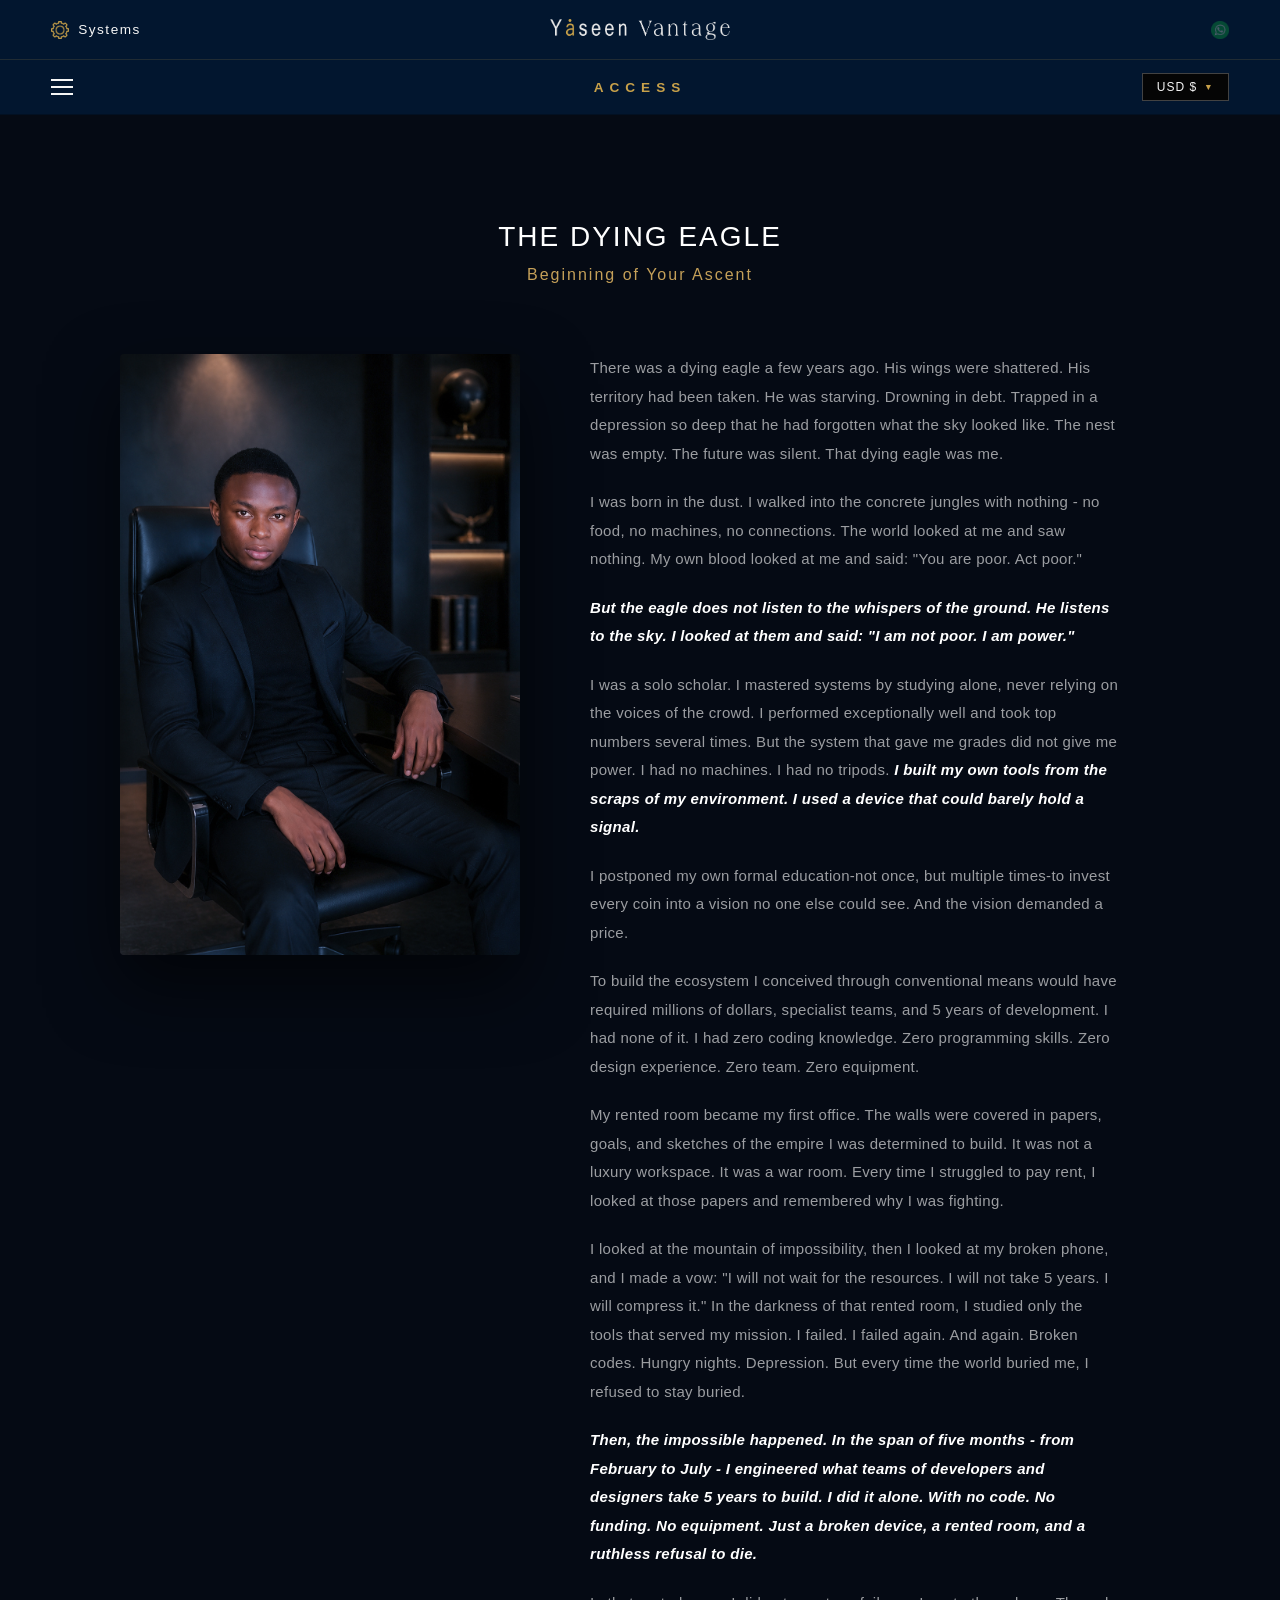
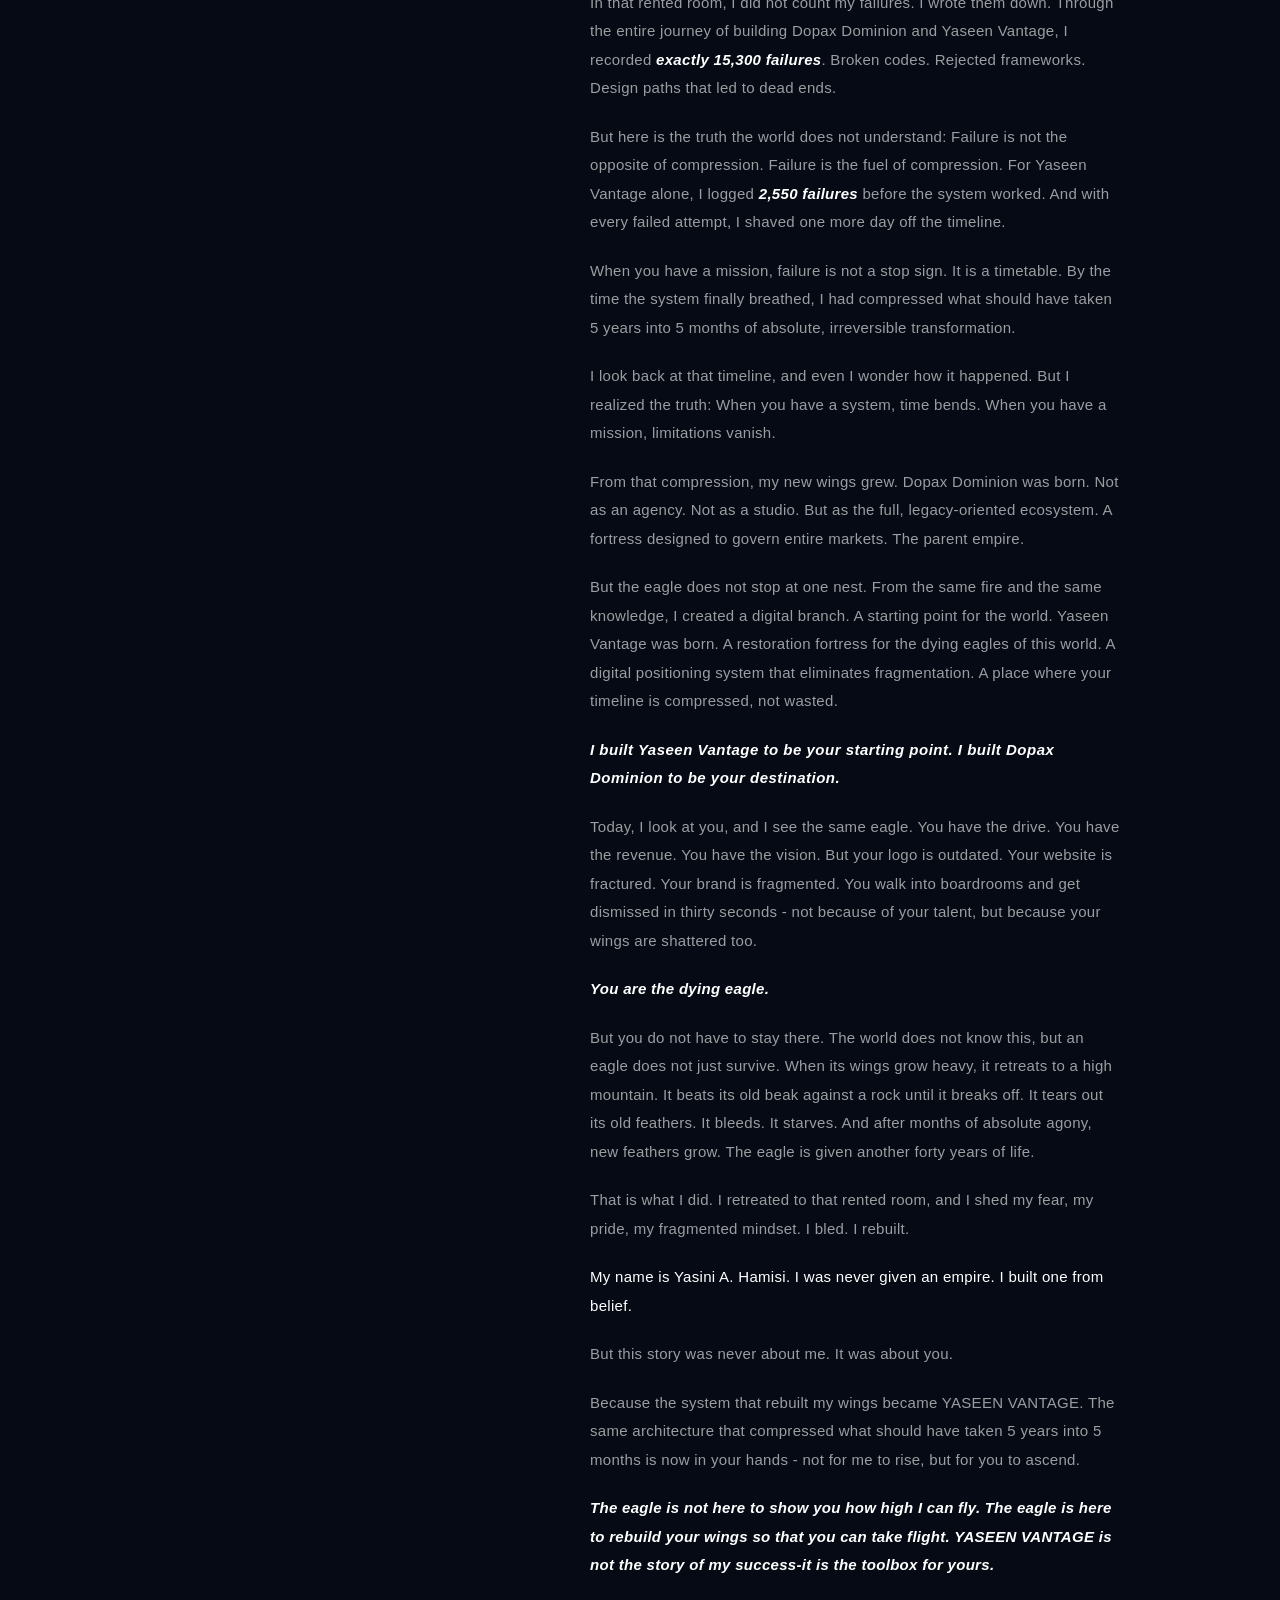
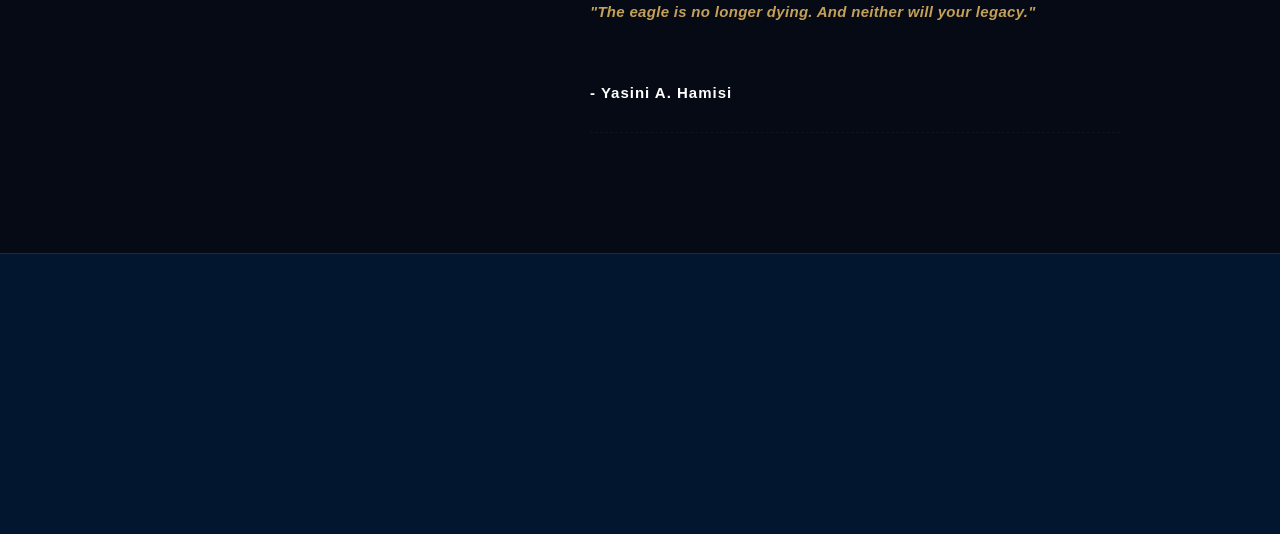
<file: The-dying-Eagle.html>
<!doctype html>
<html lang="en">
  <head>
    <meta charset="UTF-8" />
    <link rel="icon" type="image/png" href="images/icon.png" />
    <meta name="viewport" content="width=device-width, initial-scale=1.0" />
    <title>YASEEN VANTAGE™ | Digital Positioning & Perception Systems™</title>
    <link rel="stylesheet" href="css/style.css" />
  </head>
  <body>
    <!-- MASTER DUAL-HEADER SYSTEM (LOCKED & ALIGNED) -->
    <header class="master-header">
      <!-- HEADER 1: Fixed Permanently -->
      <div class="header-top">
        <div class="header-grid unified-width-lock">
          <div class="header-left item-left">
            <a
              href="index.html#main-systems-architecture"
              class="header-interactive-node layout-align-left"
            >
              <div class="icon-layout-shield text-icon-gap">
                <img
                  src="images/systems.png"
                  alt="Systems Framework"
                  class="local-png-node"
                />
              </div>
              <span class="text-systems">Systems</span>
            </a>
          </div>
          <div class="header-center item-center">
            <a href="index.html" class="logo-interactive-anchor">
              <div class="logo-vector-shield">
                <img
                  src="images/yaseen-vantage-logo.png"
                  alt="Yaseen Vantage"
                  class="master-png-wordmark"
                />
              </div>
            </a>
          </div>
          <div class="header-right item-right">
            <a
              href="https://wa.me/255617996962?text=Hello%20YASEEN%20VANTAGE%E2%84%A2%2C%20I%20am%20interested%20in%20building%20or%20strengthening%20my%20brand%20authority.%20I%20would%20like%20to%20discuss%20my%20brand%20with%20your%20team."
              class="header-interactive-node layout-align-right"
              target="_blank"
              rel="noopener noreferrer"
            >
              <div
                class="icon-layout-shield"
                style="transition: opacity 0.4s cubic-bezier(0.16, 1, 0.3, 1)"
              >
                <img
                  src="images/whatsapp.png"
                  alt="WhatsApp Direct"
                  class="local-png-node"
                  style="
                    opacity: 0.3;
                    transition: opacity 0.4s ease;
                    display: block;
                  "
                  onmouseover="this.style.opacity = '0.65'"
                  onmouseout="this.style.opacity = '0.3'"
                  ondragstart="return false;"
                />
              </div>
            </a>
          </div>
        </div>
      </div>

      <!-- HEADER 2: Smart Navigation Panel (Hides Behind Header 1) -->
      <div class="header-bottom">
        <div class="header-grid unified-width-lock">
          <div class="header-left item-left">
            <a href="#menu" class="header-interactive-node layout-align-left">
              <div class="menu-button">
                <span class="bar"></span>
                <span class="bar"></span>
                <span class="bar"></span>
              </div>
            </a>
          </div>
          <div class="header-center item-center">
            <!-- Updated path targets your standalone page with a clean discovery parameter -->
            <a
              href="intake-access.html?system=access"
              class="header-interactive-node"
            >
              <span class="text-access">ACCESS</span>
            </a>
          </div>
          <div class="header-right item-right">
            <div
              class="luxury-select-box layout-align-right"
              id="currencySelector"
            >
              <div class="select-trigger">
                <span id="selectedCurrency">USD $</span>
                <span class="select-arrow">▼</span>
              </div>
              <ul class="select-options-panel">
                <li data-value="USD">USD $</li>
                <li data-value="EUR">EUR €</li>
                <li data-value="GBP">GBP £</li>
                <li data-value="AED">AED د.إ</li>
                <li data-value="TZS">TZS</li>
              </ul>
            </div>
          </div>
        </div>
      </div>
    </header>
    <style>
      /* =========================================================================
   YASEEN VANTAGE™ | FOUNDER SHOWCASE PLATFORM VISUAL UI ENGINE v2.5
   PRODUCTION MASTER LAYOUT PARADIGM — COMPILING RESPONSIVE OVERRIDES
   🔒 CORE TRACK SECURED: Binds bold thickness + luxury italic styling variables.
   ========================================================================= */

      .luxury-system-display-viewport-base {
        position: relative;
        width: 100%;
        min-height: 100vh;
        background-color: #050a14 !important; /* Stark premium slate background fill */
        padding: 220px 0 120px 0 !important;
        box-sizing: border-box;
        display: flex;
        flex-direction: column;
        align-items: center;
        justify-content: flex-start;
        overflow: hidden;
      }

      .luxury-system-monolith-column-container {
        position: relative;
        width: 90%;
        max-width: 1040px; /* Aligns layout width cleanly clear with system gateway specs proportions */
        margin: 0 auto;
        z-index: 2;
        display: flex;
        flex-direction: column;
      }

      /* --- TYPOGRAPHY HEADER STYLES --- */
      .system-breathing-header-wrapper {
        width: 100%;
        text-align: center;
        margin-bottom: 70px !important;
      }

      .doctrine-natural-brand-title {
        font-size: 28px !important;
        font-weight: 400;
        color: #ffffff;
        letter-spacing: 2px !important; /* Clean natural brand tracking string metrics */
        margin: 0;
        line-height: 1.2;
      }

      /* --- WIDESCREEN DESKTOP DUAL-COLUMN LAYOUT MATRIX --- */
      .luxury-widescreen-split-layout-grid {
        display: grid;
        grid-template-columns: 400px 1fr; /* Custom desktop layout matrix card width proportions */
        gap: 70px;
        width: 100%;
        align-items: start;
      }

      .luxury-widescreen-left-block-lane {
        display: flex;
        flex-direction: column;
        width: 100%;
      }

      .system-local-card-png-frame-box {
        width: 100%;
        display: flex;
        justify-content: flex-start;
      }

      /* Bounds and balances portrait frame asset output scale natively */
      .system-local-card-png-asset-fluid {
        width: 100%;
        height: auto;
        object-fit: contain;
        border-radius: 4px; /* Crisp minimal curvature */
        box-shadow: 0 30px 70px rgba(0, 0, 0, 0.6);
        display: block;
      }

      /* RIGHT LANE CONTENT AREA DESCRIPTION BLOCKS */
      .luxury-widescreen-right-block-lane {
        width: 100%;
        padding-right: 40px;
        box-sizing: border-box;
        display: flex;
        flex-direction: column;
        text-align: left;
      }

      .system-primary-abstract-text-box {
        width: 100%;
      }

      .abstract-body-description-text {
        font-size: 15px;
        color: rgba(255, 255, 255, 0.6);
        line-height: 1.9;
        margin: 0;
        letter-spacing: 0.02em;
        font-weight: 300;
      }

      /* 🔒 RE-CALIBRATED SEPARATED PROFILE SUBTITLE
         Enforces text-transform restriction to allow Title Case rendering, while
         injecting an independent vertical cushion gap right beneath the title row! */
      .font-weight-lead-profile {
        font-size: 16px !important;
        color: #c5a059 !important; /* Locks theme gold color variable natively */
        font-weight: 400 !important;
        text-transform: none !important; /* Drops aggressive browser uppercase locks */
        letter-spacing: 2px !important;
        margin: 12px 0 0 0 !important;
        display: block !important;
      }

      /* 🔒 HIGH-CONTRAST BALANCED RE-ENGAGEMENT OVERRIDE
         Un-locks font flattening constraints on embedded paragraph nodes,
         forcing strong tags to bind BOTH thick font weight and luxury sloped italics! */
      .abstract-body-description-text strong {
        font-weight: 700 !important;
        font-style: italic !important;
        color: #ffffff !important;
        display: inline !important;
      }

      /* 🔒 SURGICAL RE-CALIBRATION FOR CLOSING SEAL
         Forces pure gold color parameters alongside your nested bold italic rules */
      .abstract-body-description-text strong.gold-legacy-seal {
        color: #c5a059 !important;
        font-style: italic !important;
        font-weight: 700 !important;
        display: inline !important;
      }

      /* --- PROFILE OUTCOMES DOT-MARKERS LIST STRIP --- */
      .system-architecture-specification-vertical-stack {
        width: 100%;
        text-align: left;
      }

      .architecture-minimal-dotted-group-list {
        list-style-type: -webkit-disc !important;
        list-style-type: disc !important;
        padding-left: 20px;
        margin: 0;
        display: flex;
        flex-direction: column;
        gap: 14px;
      }

      .minimal-bullet-dotted-row-item {
        color: #c5a059 !important; /* Hard-locks list marker to gold color variables natively */
        padding: 0;
        margin: 0;
      }

      .profile-outcome-bold-string {
        font-size: 14.5px !important;
        color: #ffffff !important;
        font-weight: 500 !important;
        letter-spacing: 1px;
      }

      /* --- CONTINUOUS SCROLL FADE LAYER OVERRIDES --- */
      .continuous-scroll-reveal-node {
        opacity: 0;
        transform: translateY(25px);
        transition:
          opacity 1.4s cubic-bezier(0.16, 1, 0.3, 1),
          transform 1.4s cubic-bezier(0.16, 1, 0.3, 1);
        will-change: transform, opacity;
      }

      .node-revealed {
        opacity: 1 !important;
        transform: translateY(0) !important;
      }

      /* =========================================================================
   🔒 MASTER FINALL OVERRIDES FOR RESPONSIIVE MOBILE VIEW TIERS
   ========================================================================= */
      @media (max-width: 768px) {
        .luxury-system-display-viewport-base {
          padding: 140px 0 60px 0 !important;
          background-image:
            linear-gradient(rgba(5, 10, 20, 0.88), rgba(5, 10, 20, 0.88)),
            url("../images/hero-image-2.png") !important;
          background-size: cover !important;
          background-position: center center !important;
          background-attachment: scroll !important;
          background-repeat: no-repeat !important;
        }

        .luxury-system-phantom-background-media-overlay {
          display: none !important;
        }

        .system-breathing-header-wrapper {
          margin-bottom: 45px !important;
        }

        .doctrine-natural-brand-title {
          font-size: 24px !important;
          letter-spacing: 1px !important;
        }

        /* Breaks desktop split grid into a beautiful vertical column layout flow fluidly */
        .luxury-widescreen-split-layout-grid {
          display: flex !important;
          flex-direction: column !important;
          align-items: center !important;
          justify-content: center !important;
          gap: 35px !important;
          text-align: center !important;
          width: 100% !important;
        }

        .system-local-card-png-frame-box {
          display: flex !important;
          justify-content: center !important;
          width: 100% !important;
        }

        .system-local-card-png-asset-fluid {
          max-width: 260px !important; /* Proportional scaling limits portrait on phone glass borders */
          width: 100% !important;
          margin: 0 auto !important;
        }

        /* CRITICAL CORRECTION: Left-aligns entire profile bio rows stream on smart screen handheld folders */
        .luxury-widescreen-right-block-lane {
          padding-right: 0 !important;
          text-align: left !important;
          align-items: flex-start !important;
          width: 100% !important;
          max-width: 290px !important; /* Snaps text bounds directly to card dimension axis boundaries */
          margin: 0 auto !important;
        }

        .abstract-body-description-text {
          font-size: 13px !important;
          text-align: left !important;
          line-height: 1.7 !important;
          width: 100% !important;
          margin: 0 !important;
          display: block !important;
        }

        /* 🔒 MOBILE PROTECTION: Forces the separated subtitle text to preserve 
           its vertical layout separation gap natively on smartphone glass folders! */
        .font-weight-lead-profile {
          font-size: 14px !important;
          text-align: center !important; /* Centers up clean with the main header title block on mobile */
          width: 100% !important;
          margin: 12px 0 0 0 !important;
          text-transform: none !important;
          display: block !important;
        }

        .system-architecture-specification-vertical-stack {
          text-align: left !important;
          margin: 25px 0 0 0 !important;
          width: 100% !important;
        }

        /* Perfectly spaces gold list markers down a straight vertical left axis indent track */
        .architecture-minimal-dotted-group-list {
          display: block !important;
          list-style-position: outside !important;
          padding-left: 18px !important;
          width: 100% !important;
        }

        .minimal-bullet-dotted-row-item {
          display: list-item !important;
          text-align: left !important;
          margin-bottom: 12px;
        }
      }
    </style>

    <!-- =========================================================================
         YASEEN VANTAGE™ | MASTER CONTENT MONOLITH CORE (PART 2 OF 3)
         PRODUCTION COMPLIANCE: Pure isolated middle operations core component block.
         🔒 RE-CALIBRATION: First paragraph pristine and completely un-formatted.
         🔒 DATA MILITARY LOCK: Visual weights de-bulked from general paragraphs,
         isolating bold-italic tags strictly onto your numerical data anchors!
         ========================================================================= -->
    <main
      class="luxury-system-display-viewport-base"
      id="the-dying-eagle-MainStage"
    >
      <div class="luxury-system-monolith-column-container unified-width-lock">
        <!-- 1. HEADER TITLE FOR THE ARCHITECT PROFILE (🔒 VERTICAL LAYOUT CORE) -->
        <header
          class="system-breathing-header-wrapper"
          style="margin-bottom: 50px"
        >
          <h1 class="doctrine-natural-brand-title">THE DYING EAGLE</h1>
          <p class="font-weight-lead-profile">Beginning of Your Ascent</p>
        </header>

        <!-- 2. MASTER DUAL-LANE MESH ARCHITECTURE -->
        <div
          class="luxury-widescreen-split-layout-grid continuous-scroll-reveal-node"
        >
          <!-- LEFT LANE CONTAINER: REAL NATIVE LOCAL PROFILE PORTRAIT IMG EMBED -->
          <div class="luxury-widescreen-left-block-lane">
            <div class="system-local-card-png-frame-box">
              <img
                src="images/Eagle1.jpg"
                class="system-local-card-png-asset-fluid"
                alt="Yasini A. Hamisi // Founder Portrait"
                ondragstart="return false;"
              />
            </div>
          </div>

          <!-- RIGHT LANE CONTAINER: BALANCED CHRONICLE BRAND STORY CONTENT -->
          <div class="luxury-widescreen-right-block-lane">
            <div class="system-primary-abstract-text-box">
              <!-- 🔒 FIRST PARAGRAPH: PURE CLEAN BASE LAYER (No bold, no gold, no italics) -->
              <p class="abstract-body-description-text" style="margin-top: 0px">
                There was a dying eagle a few years ago. His wings were
                shattered. His territory had been taken. He was starving.
                Drowning in debt. Trapped in a depression so deep that he had
                forgotten what the sky looked like. The nest was empty. The
                future was silent. That dying eagle was me.
              </p>

              <p
                class="abstract-body-description-text"
                style="margin-top: 20px"
              >
                I was born in the dust. I walked into the concrete jungles with
                nothing - no food, no machines, no connections. The world looked
                at me and saw nothing. My own blood looked at me and said: "You
                are poor. Act poor."
              </p>

              <p
                class="abstract-body-description-text"
                style="margin-top: 20px"
              >
                <strong
                  >But the eagle does not listen to the whispers of the ground.
                  He listens to the sky. I looked at them and said: "I am not
                  poor. I am power."</strong
                >
              </p>

              <p
                class="abstract-body-description-text"
                style="margin-top: 20px"
              >
                I was a solo scholar. I mastered systems by studying alone,
                never relying on the voices of the crowd. I performed
                exceptionally well and took top numbers several times. But the
                system that gave me grades did not give me power. I had no
                machines. I had no tripods.
                <strong
                  >I built my own tools from the scraps of my environment. I
                  used a device that could barely hold a signal.</strong
                >
              </p>

              <p
                class="abstract-body-description-text"
                style="margin-top: 20px"
              >
                I postponed my own formal education-not once, but multiple
                times-to invest every coin into a vision no one else could see.
                And the vision demanded a price.
              </p>

              <p
                class="abstract-body-description-text"
                style="margin-top: 20px"
              >
                To build the ecosystem I conceived through conventional means
                would have required millions of dollars, specialist teams, and 5
                years of development. I had none of it. I had zero coding
                knowledge. Zero programming skills. Zero design experience. Zero
                team. Zero equipment.
              </p>

              <p
                class="abstract-body-description-text"
                style="margin-top: 20px"
              >
                My rented room became my first office. The walls were covered in
                papers, goals, and sketches of the empire I was determined to
                build. It was not a luxury workspace. It was a war room. Every
                time I struggled to pay rent, I looked at those papers and
                remembered why I was fighting.
              </p>

              <p
                class="abstract-body-description-text"
                style="margin-top: 20px"
              >
                I looked at the mountain of impossibility, then I looked at my
                broken phone, and I made a vow: "I will not wait for the
                resources. I will not take 5 years. I will compress it." In the
                darkness of that rented room, I studied only the tools that
                served my mission. I failed. I failed again. And again. Broken
                codes. Hungry nights. Depression. But every time the world
                buried me, I refused to stay buried.
              </p>

              <!-- ⚡ THE CRUCIAL CHRONICLE CLIMAX PANEL (🔒 BOLD + ITALIC COMPRESSION PIVOT) -->
              <p
                class="abstract-body-description-text"
                style="margin-top: 20px"
              >
                <strong
                  >Then, the impossible happened. In the span of five months -
                  from February to July - I engineered what teams of developers
                  and designers take 5 years to build. I did it alone. With no
                  code. No funding. No equipment. Just a broken device, a rented
                  room, and a ruthless refusal to die.</strong
                >
              </p>

              <!-- 📊 INTERACTION CORE LAYER: RE-BALANCED FAILURE DATA METRICS BLOCK -->
              <p
                class="abstract-body-description-text"
                style="margin-top: 20px"
              >
                In that rented room, I did not count my failures. I wrote them
                down. Through the entire journey of building Dopax Dominion and
                Yaseen Vantage, I recorded
                <strong>exactly 15,300 failures</strong>. Broken codes. Rejected
                frameworks. Design paths that led to dead ends.
              </p>

              <p
                class="abstract-body-description-text"
                style="margin-top: 20px"
              >
                But here is the truth the world does not understand: Failure is
                not the opposite of compression. Failure is the fuel of
                compression. For Yaseen Vantage alone, I logged
                <strong>2,550 failures</strong> before the system worked. And
                with every failed attempt, I shaved one more day off the
                timeline.
              </p>

              <p
                class="abstract-body-description-text"
                style="margin-top: 20px"
              >
                When you have a mission, failure is not a stop sign. It is a
                timetable. By the time the system finally breathed, I had
                compressed what should have taken 5 years into 5 months of
                absolute, irreversible transformation.
              </p>

              <p
                class="abstract-body-description-text"
                style="margin-top: 20px"
              >
                I look back at that timeline, and even I wonder how it happened.
                But I realized the truth: When you have a system, time bends.
                When you have a mission, limitations vanish.
              </p>

              <p
                class="abstract-body-description-text"
                style="margin-top: 20px"
              >
                From that compression, my new wings grew. Dopax Dominion was
                born. Not as an agency. Not as a studio. But as the full,
                legacy-oriented ecosystem. A fortress designed to govern entire
                markets. The parent empire.
              </p>

              <p
                class="abstract-body-description-text"
                style="margin-top: 20px"
              >
                But the eagle does not stop at one nest. From the same fire and
                the same knowledge, I created a digital branch. A starting point
                for the world. Yaseen Vantage was born. A restoration fortress
                for the dying eagles of this world. A digital positioning system
                that eliminates fragmentation. A place where your timeline is
                compressed, not wasted.
              </p>

              <p
                class="abstract-body-description-text"
                style="
                  margin-top: 20px;
                  font-weight: 500;
                  color: #ffffff;
                  letter-spacing: 0.5px;
                "
              >
                <strong
                  >I built Yaseen Vantage to be your starting point. I built
                  Dopax Dominion to be your destination.</strong
                >
              </p>

              <p
                class="abstract-body-description-text"
                style="margin-top: 20px"
              >
                Today, I look at you, and I see the same eagle. You have the
                drive. You have the revenue. You have the vision. But your logo
                is outdated. Your website is fractured. Your brand is
                fragmented. You walk into boardrooms and get dismissed in thirty
                seconds - not because of your talent, but because your wings are
                shattered too.
              </p>

              <p
                class="abstract-body-description-text"
                style="margin-top: 20px"
              >
                <strong>You are the dying eagle.</strong>
              </p>

              <p
                class="abstract-body-description-text"
                style="margin-top: 20px"
              >
                But you do not have to stay there. The world does not know this,
                but an eagle does not just survive. When its wings grow heavy,
                it retreats to a high mountain. It beats its old beak against a
                rock until it breaks off. It tears out its old feathers. It
                bleeds. It starves. And after months of absolute agony, new
                feathers grow. The eagle is given another forty years of life.
              </p>

              <p
                class="abstract-body-description-text"
                style="margin-top: 20px"
              >
                That is what I did. I retreated to that rented room, and I shed
                my fear, my pride, my fragmented mindset. I bled. I rebuilt.
              </p>

              <p
                class="abstract-body-description-text"
                style="margin-top: 20px; font-weight: 400; color: #ffffff"
              >
                My name is Yasini A. Hamisi. I was never given an empire. I
                built one from belief.
              </p>

              <p
                class="abstract-body-description-text"
                style="margin-top: 20px"
              >
                But this story was never about me. It was about you.
              </p>

              <p
                class="abstract-body-description-text"
                style="margin-top: 20px"
              >
                Because the system that rebuilt my wings became YASEEN VANTAGE.
                The same architecture that compressed what should have taken 5
                years into 5 months is now in your hands - not for me to rise,
                but for you to ascend.
              </p>

              <p
                class="abstract-body-description-text"
                style="margin-top: 20px"
              >
                <strong
                  >The eagle is not here to show you how high I can fly. The
                  eagle is here to rebuild your wings so that you can take
                  flight. YASEEN VANTAGE is not the story of my success-it is
                  the toolbox for yours.</strong
                >
              </p>

              <!-- 🔒 SIGNATURE CONVERSION TRACK
                   Combines thick bold weight, luxury sloped italics, and pure theme gold color parameters! -->
              <p
                class="abstract-body-description-text"
                style="margin-top: 20px; line-height: 1.6"
              >
                <strong class="gold-legacy-seal"
                  >"The eagle is no longer dying. And neither will your
                  legacy."</strong
                >
              </p>

              <!-- 🔒 MOBILE SPACE SAFEGUARD
                   Explicitly forces a roomy layout cushion on smartphone resolutions to stop crowding! -->
              <p
                class="abstract-body-description-text"
                style="
                  margin-top: 55px !important;
                  font-weight: bold;
                  color: #ffffff;
                  letter-spacing: 1px;
                  border-bottom: 1px dashed rgba(255, 255, 255, 0.04);
                  padding-bottom: 25px;
                  display: block !important;
                "
              >
                - Yasini A. Hamisi
              </p>
            </div>
          </div>
        </div>
      </div>
    </main>

    <!-- PRODUCTION ANIMATION CONTROLLER ENGINE -->
    <script>
      document.addEventListener("DOMContentLoaded", () => {
        const targetScrollNodes = document.querySelectorAll(
          ".continuous-scroll-reveal-node",
        );

        function evaluateViewportIntersectingFades() {
          const windowHeightTriggerOffset = window.innerHeight * 0.95;

          targetScrollNodes.forEach((node) => {
            const boundingData = node.getBoundingClientRect();

            if (
              boundingData.top < windowHeightTriggerOffset &&
              boundingData.bottom > 40
            ) {
              node.classList.add("node-revealed");
            } else {
              node.classList.remove("node-revealed");
            }
          });
        }

        window.addEventListener("scroll", evaluateViewportIntersectingFades);
        window.addEventListener("resize", evaluateViewportIntersectingFades);
        evaluateViewportIntersectingFades();
      });
    </script>

    <!-- CLEAN 3-UTILITY AUTHORITY FOOTER -->
    <footer class="master-footer">
      <div class="footer-grid-container">
        <div class="footer-row row-top center-column-lock recursive-reveal">
          <p class="footer-slogan">Built for Legacy</p>
          <p class="footer-copyright">
            ©2026 YASEEN VANTAGE™ | All rights reserved
          </p>
        </div>

        <div class="footer-navigation-strip recursive-reveal">
          <div class="footer-inner-row">
            <div class="footer-links-left">
              <a href="about.html#about-engine-container">About</a>
              <span class="link-divider">|</span>
              <a href="index.html#main-systems-architecture">Systems</a>
              <span class="link-divider">|</span>
              <a
                href="https://wa.me"
                class="footer-direct-desk-link"
                target="_blank"
                >Direct Desk</a
              >
            </div>
            <div class="footer-links-right">
              <a href="terms-and-conditions.html#termsMainStage"
                >Terms & Conditions</a
              >
              <span class="link-divider">|</span>
              <a href="privacy-policy.html#privacyMainStage">Privacy Policy</a>
              <span class="link-divider">|</span>
              <a href="cookies.html#cookieMainStage">Cookies</a>
            </div>
          </div>
        </div>

        <div
          class="footer-row row-bottom asset-categorization-grid recursive-reveal"
        >
          <div class="category-block block-social">
            <a
              href="mailto:principal@yaseenvantage.com"
              class="footer-vector-node"
              style="display: inline-block; text-decoration: none"
            >
              <div
                class="footer-icon-shield"
                style="transition: opacity 0.4s cubic-bezier(0.16, 1, 0.3, 1)"
              >
                <img
                  src="images/email.png"
                  alt="Email"
                  style="
                    opacity: 0.3;
                    transition: opacity 0.4s ease;
                    display: block;
                  "
                  onmouseover="this.style.opacity = '0.65'"
                  onmouseout="this.style.opacity = '0.3'"
                />
              </div>
            </a>
          </div>

          <div class="category-block block-payments">
            <div class="badge-layout-shield">
              <img src="images/paypal.png" alt="PayPal" class="badge-img" />
            </div>
            <div class="badge-layout-shield">
              <img src="images/visa.png" alt="Visa" class="badge-img" />
            </div>
            <div class="badge-layout-shield">
              <img
                src="images/mastercard.png"
                alt="Mastercard"
                class="badge-img"
              />
            </div>
            <div class="badge-layout-shield">
              <img src="images/amex.png" alt="Amex" class="badge-img" />
            </div>
          </div>

          <div class="category-block block-signature">
            <p>Engineered by YASEEN VANTAGE™</p>
          </div>
        </div>
      </div>
    </footer>

    <!-- NAVIGATION CONSOLE DRAWER CORE SYSTEM -->
    <div class="menu-console-drawer" id="menuConsoleDrawer">
      <div class="drawer-inner-matrix">
        <div class="drawer-category-group">
          <span class="category-header-title">SYSTEMS</span>
          <ul class="nested-tree-links">
            <li>
              <a
                href="white-horse.html#whitehorseMainStage"
                class="tree-node-item drawer-reveal-node"
                >White Horse™</a
              >
            </li>
            <li>
              <a
                href="dynast.html#dynastyMainStage"
                class="tree-node-item drawer-reveal-node"
                >Dynast™</a
              >
            </li>
            <li>
              <a
                href="emir.html#emirMainStage"
                class="tree-node-item drawer-reveal-node"
                >Emir™</a
              >
            </li>
          </ul>
        </div>

        <div class="drawer-category-group">
          <span class="category-header-title">REQUEST</span>
          <ul class="nested-tree-links">
            <li>
              <a
                href="index.html#selective-enhancements-catalog"
                class="tree-node-item drawer-reveal-node"
                >Custom Enhancement</a
              >
            </li>
          </ul>
        </div>

        <div class="drawer-category-group">
          <span class="category-header-title">DISCOVER</span>
          <ul class="nested-tree-links">
            <li>
              <a
                href="about.html#about-engine-container"
                class="tree-node-item drawer-reveal-node"
                >About</a
              >
            </li>

            <li>
              <a
                href="index.html#authority-transformation-script"
                class="tree-node-item drawer-reveal-node"
                >Transformations</a
              >
            </li>
            <li>
              <a
                href="doctrine.html#doctrineMainStage"
                class="tree-node-item drawer-reveal-node"
                >Doctrine</a
              >
            </li>
            <li>
              <a
                href="faq.html#faqMainStage"
                class="tree-node-item drawer-reveal-node"
                >FAQ</a
              >
            </li>
            <li>
              <a
                href="the-architect.html#the-architect-MainStage"
                class="tree-node-item drawer-reveal-node"
                >The Architect</a
              >
            </li>
            <li>
              <a
                href="the-dying-eagle.html#the-dying-eagle-MainStage"
                class="tree-node-item drawer-reveal-node"
                >The Dying Eagle Story</a
              >
            </li>
          </ul>
        </div>

        <!-- Category Block 4: Legal Framework -->
        <div class="drawer-category-group">
          <span class="category-header-title">LEGAL</span>
          <ul class="nested-tree-links">
            <li>
              <a
                href="terms-and-conditions.html#termsMainStage"
                class="tree-node-item drawer-reveal-node"
                >Terms</a
              >
            </li>
            <li>
              <a
                href="privacy-policy.html#privacyMainStage"
                class="tree-node-item drawer-reveal-node"
                >Privacy</a
              >
            </li>
            <li>
              <a
                href="cookies.html#cookieMainStage"
                class="tree-node-item drawer-reveal-node"
                >Cookies</a
              >
            </li>
          </ul>
        </div>

        <!-- =========================================================================
                 SURGICAL EXPANSION: DIRECT FIRM OPERATIONS SECURE COMMUNICATIONS
                 ========================================================================= -->
        <div class="drawer-category-group drawer-email-buffer">
          <span class="category-header-title">SECURE COMMUNICATIONS</span>
          <ul class="nested-tree-links">
            <li>
              <a
                href="mailto:principal@yaseenvantage.com"
                class="tree-node-item drawer-reveal-node firm-email-anchor"
              >
                principal@yaseenvantage.com
              </a>
            </li>
          </ul>
        </div>
      </div>
    </div>

    <!-- Blurring Mask Backdrop Overlay Blanket Layer -->
    <div class="drawer-escape-blanket" id="drawerEscapeBlanket"></div>

    <!-- =========================================================================
         🔒 ISOLATED HERO RE-REVEAL ENGINE — ZERO MASTER CODE CHANGES REQUIRED
         Runs independently to continuously refresh the randomized letter reveal loop
         ========================================================================= -->
    <script>
      (function () {
        const heroHeadlineNode = document.querySelector(".primary-headline");
        const randomizedLetters = document.querySelectorAll(
          ".random-reveal-char",
        );

        if (heroHeadlineNode && randomizedLetters.length > 0) {
          // Configuration engine tracks exact entry/exit bounds of the word on screen
          const standaloneObserver = new IntersectionObserver(
            (entries) => {
              entries.forEach((entry) => {
                if (entry.isIntersecting) {
                  // Re-triggers the slow, subtle random reveal sequence when scrolling up into view
                  randomizedLetters.forEach((char) => {
                    char.classList.add("char-reveal-active");
                  });
                } else {
                  // Instantly resets opacity states when scrolled deep below the fold lines
                  randomizedLetters.forEach((char) => {
                    char.classList.remove("char-reveal-active");
                  });
                }
              });
            },
            {
              threshold: 0.05, // Fire instant metrics calibration when 5% of the title box is visible
              rootMargin: "0px 0px -20px 0px",
            },
          );

          // Bind observer tracking directly to the target heading block container element only
          standaloneObserver.observe(heroHeadlineNode);
        }
      })();
    </script>

    <script src="js/script.js"></script>
    <script src="js/currency-engine.js"></script>
  </body>
</html>
</file>
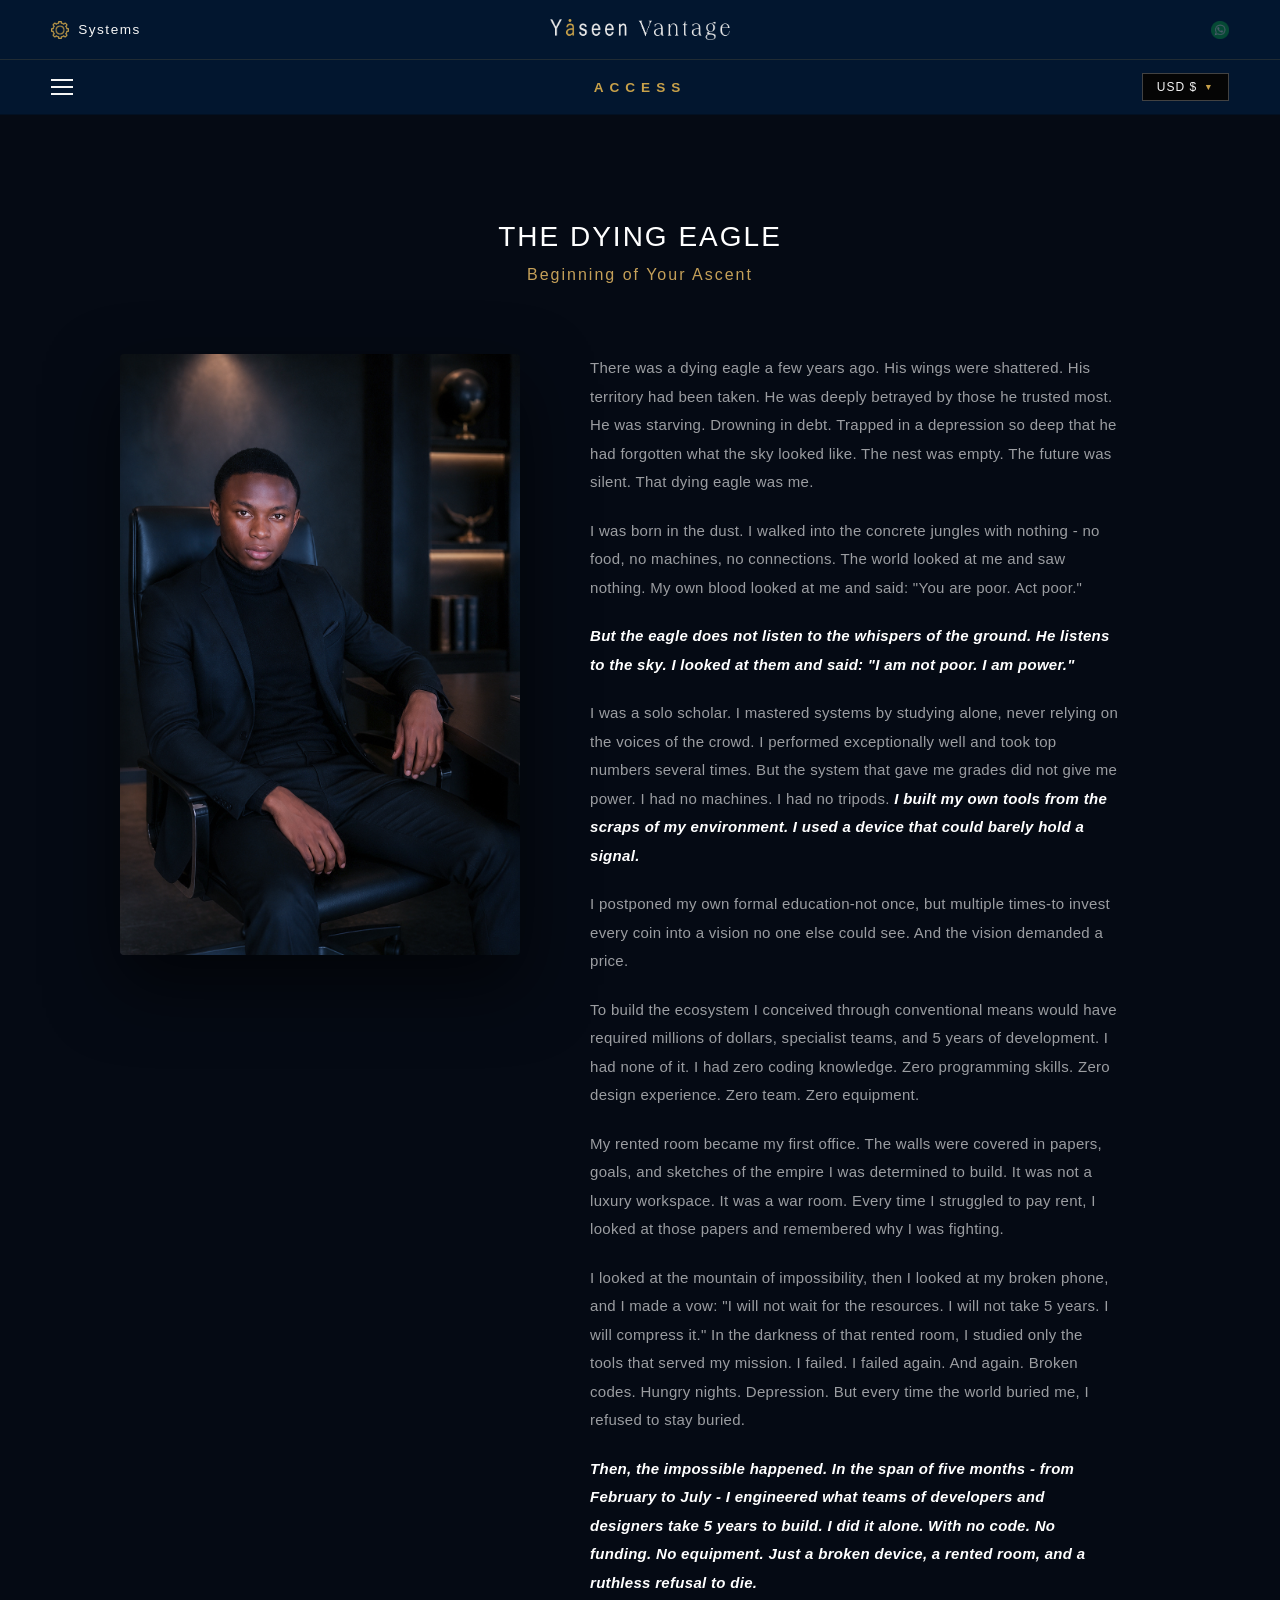
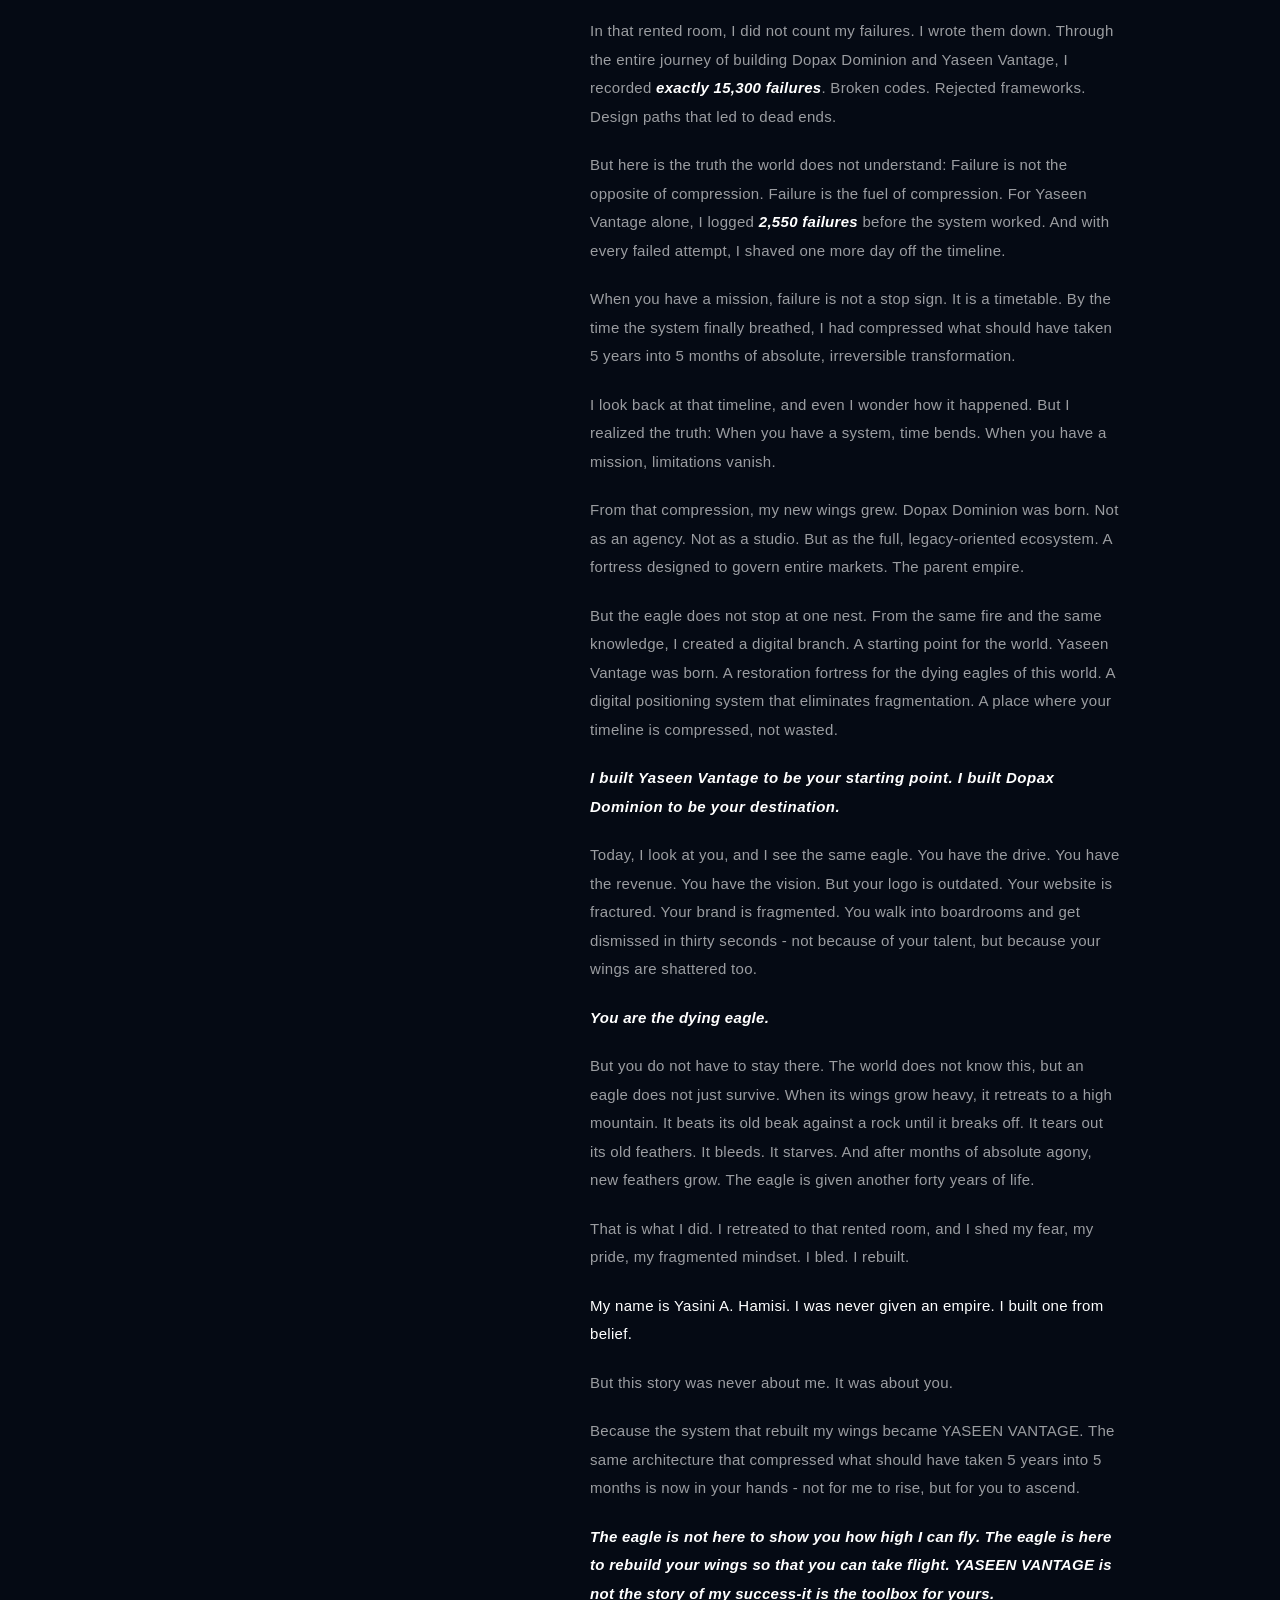
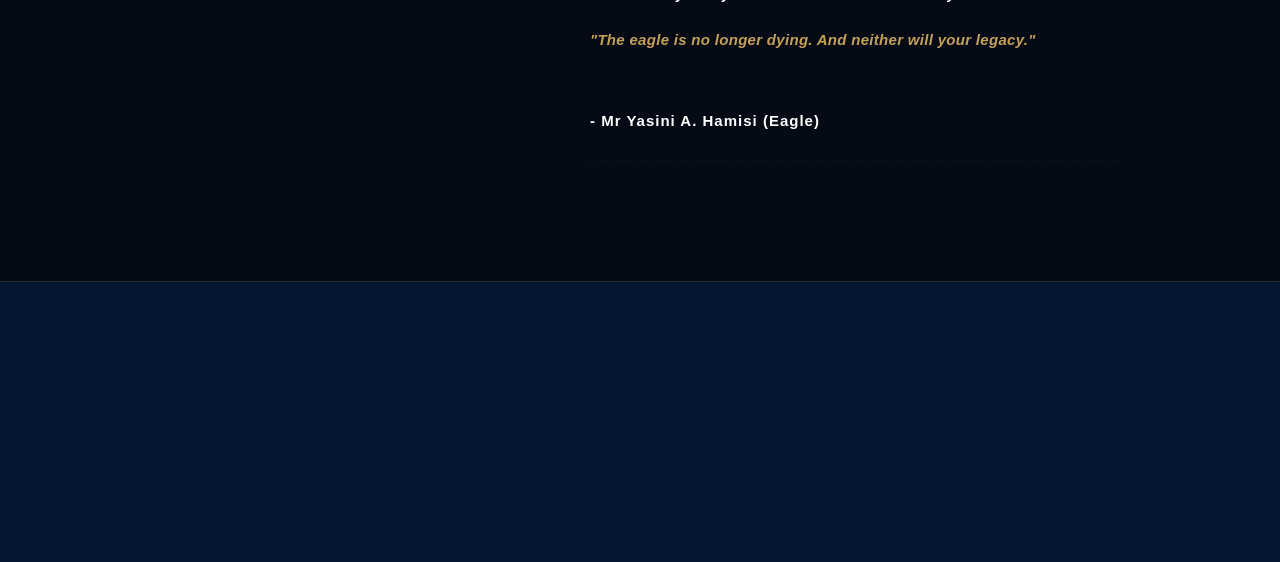
<file: the-dying-eagle.html>
<!doctype html>
<html lang="en">
  <head>
    <meta charset="UTF-8" />
    <link rel="icon" type="image/png" href="images/icon.png" />
    <meta name="viewport" content="width=device-width, initial-scale=1.0" />
    <title>YASEEN VANTAGE™ | Digital Positioning & Perception Systems™</title>
   <meta
      name="description"
      content="From a rented room and 15,300 failures to a global authority firm. The origin story of The Square Matrix™ and how Yaseen Vantage compressed 5 years into 5 months."
    />
    <meta
      property="og:title"
      content="The Dying Eagle | Yaseen Vantage Origin Story"
    />
    <meta
      property="og:description"
      content="The resurrection story behind Yaseen Vantage. 5 years compressed into 5 months."
    />
    <meta
      property="og:image"
      content="https://yaseenvantage.com/images/founder-cover.png"
    />
    <meta
      property="og:url"
      content="https://yaseenvantage.com/the-dying-eagle.html"
    />
    <meta property="og:type" content="article" />
    <meta name="twitter:card" content="summary_large_image" />
    <meta
      name="twitter:image"
      content="https://yaseenvantage.com/images/founder-cover.png"
    />
    <!-- Canonical -->
    <link rel="canonical" href="https://yaseenvantage.com/" />
    <link rel="stylesheet" href="css/style.css" />
  </head>
  <body>
    <!-- MASTER DUAL-HEADER SYSTEM (LOCKED & ALIGNED) -->
    <header class="master-header">
      <!-- HEADER 1: Fixed Permanently -->
      <div class="header-top">
        <div class="header-grid unified-width-lock">
          <div class="header-left item-left">
            <a
              href="index.html#main-systems-architecture"
              class="header-interactive-node layout-align-left"
            >
              <div class="icon-layout-shield text-icon-gap">
                <img
                  src="images/systems.png"
                  alt="Systems Framework"
                  class="local-png-node"
                />
              </div>
              <span class="text-systems">Systems</span>
            </a>
          </div>
          <div class="header-center item-center">
            <a href="index.html" class="logo-interactive-anchor">
              <div class="logo-vector-shield">
                <img
                  src="images/yaseen-vantage-logo.png"
                  alt="Yaseen Vantage"
                  class="master-png-wordmark"
                />
              </div>
            </a>
          </div>
          <div class="header-right item-right">
            <a
              href="https://wa.me/255617996962?text=Hello%20YASEEN%20VANTAGE%E2%84%A2%2C%20I%20am%20interested%20in%20building%20or%20strengthening%20my%20brand%20authority.%20I%20would%20like%20to%20discuss%20my%20brand%20with%20your%20team."
              class="header-interactive-node layout-align-right"
              target="_blank"
              rel="noopener noreferrer"
            >
              <div
                class="icon-layout-shield"
                style="transition: opacity 0.4s cubic-bezier(0.16, 1, 0.3, 1)"
              >
                <img
                  src="images/whatsapp.png"
                  alt="WhatsApp Direct"
                  class="local-png-node"
                  style="
                    opacity: 0.3;
                    transition: opacity 0.4s ease;
                    display: block;
                  "
                  onmouseover="this.style.opacity = '0.65'"
                  onmouseout="this.style.opacity = '0.3'"
                  ondragstart="return false;"
                />
              </div>
            </a>
          </div>
        </div>
      </div>

      <!-- HEADER 2: Smart Navigation Panel (Hides Behind Header 1) -->
      <div class="header-bottom">
        <div class="header-grid unified-width-lock">
          <div class="header-left item-left">
            <a href="#menu" class="header-interactive-node layout-align-left">
              <div class="menu-button">
                <span class="bar"></span>
                <span class="bar"></span>
                <span class="bar"></span>
              </div>
            </a>
          </div>
          <div class="header-center item-center">
            <!-- Updated path targets your standalone page with a clean discovery parameter -->
            <a
              href="intake-access.html?system=access"
              class="header-interactive-node"
            >
              <span class="text-access">ACCESS</span>
            </a>
          </div>
          <div class="header-right item-right">
            <div
              class="luxury-select-box layout-align-right"
              id="currencySelector"
            >
              <div class="select-trigger">
                <span id="selectedCurrency">USD $</span>
                <span class="select-arrow">▼</span>
              </div>
              <ul class="select-options-panel">
                <li data-value="USD">USD $</li>
                <li data-value="EUR">EUR €</li>
                <li data-value="GBP">GBP £</li>
                <li data-value="AED">AED د.إ</li>
                <li data-value="TZS">TZS</li>
              </ul>
            </div>
          </div>
        </div>
      </div>
    </header>
    <style>
      /* =========================================================================
   YASEEN VANTAGE™ | FOUNDER SHOWCASE PLATFORM VISUAL UI ENGINE v2.5
   PRODUCTION MASTER LAYOUT PARADIGM — COMPILING RESPONSIVE OVERRIDES
   🔒 CORE TRACK SECURED: Binds bold thickness + luxury italic styling variables.
   ========================================================================= */

      .luxury-system-display-viewport-base {
        position: relative;
        width: 100%;
        min-height: 100vh;
        background-color: #050a14 !important; /* Stark premium slate background fill */
        padding: 220px 0 120px 0 !important;
        box-sizing: border-box;
        display: flex;
        flex-direction: column;
        align-items: center;
        justify-content: flex-start;
        overflow: hidden;
      }

      .luxury-system-monolith-column-container {
        position: relative;
        width: 90%;
        max-width: 1040px; /* Aligns layout width cleanly clear with system gateway specs proportions */
        margin: 0 auto;
        z-index: 2;
        display: flex;
        flex-direction: column;
      }

      /* --- TYPOGRAPHY HEADER STYLES --- */
      .system-breathing-header-wrapper {
        width: 100%;
        text-align: center;
        margin-bottom: 70px !important;
      }

      .doctrine-natural-brand-title {
        font-size: 28px !important;
        font-weight: 400;
        color: #ffffff;
        letter-spacing: 2px !important; /* Clean natural brand tracking string metrics */
        margin: 0;
        line-height: 1.2;
      }

      /* --- WIDESCREEN DESKTOP DUAL-COLUMN LAYOUT MATRIX --- */
      .luxury-widescreen-split-layout-grid {
        display: grid;
        grid-template-columns: 400px 1fr; /* Custom desktop layout matrix card width proportions */
        gap: 70px;
        width: 100%;
        align-items: start;
      }

      .luxury-widescreen-left-block-lane {
        display: flex;
        flex-direction: column;
        width: 100%;
      }

      .system-local-card-png-frame-box {
        width: 100%;
        display: flex;
        justify-content: flex-start;
      }

      /* Bounds and balances portrait frame asset output scale natively */
      .system-local-card-png-asset-fluid {
        width: 100%;
        height: auto;
        object-fit: contain;
        border-radius: 4px; /* Crisp minimal curvature */
        box-shadow: 0 30px 70px rgba(0, 0, 0, 0.6);
        display: block;
      }

      /* RIGHT LANE CONTENT AREA DESCRIPTION BLOCKS */
      .luxury-widescreen-right-block-lane {
        width: 100%;
        padding-right: 40px;
        box-sizing: border-box;
        display: flex;
        flex-direction: column;
        text-align: left;
      }

      .system-primary-abstract-text-box {
        width: 100%;
      }

      .abstract-body-description-text {
        font-size: 15px;
        color: rgba(255, 255, 255, 0.6);
        line-height: 1.9;
        margin: 0;
        letter-spacing: 0.02em;
        font-weight: 300;
      }

      /* 🔒 RE-CALIBRATED SEPARATED PROFILE SUBTITLE
         Enforces text-transform restriction to allow Title Case rendering, while
         injecting an independent vertical cushion gap right beneath the title row! */
      .font-weight-lead-profile {
        font-size: 16px !important;
        color: #c5a059 !important; /* Locks theme gold color variable natively */
        font-weight: 400 !important;
        text-transform: none !important; /* Drops aggressive browser uppercase locks */
        letter-spacing: 2px !important;
        margin: 12px 0 0 0 !important;
        display: block !important;
      }

      /* 🔒 HIGH-CONTRAST BALANCED RE-ENGAGEMENT OVERRIDE
         Un-locks font flattening constraints on embedded paragraph nodes,
         forcing strong tags to bind BOTH thick font weight and luxury sloped italics! */
      .abstract-body-description-text strong {
        font-weight: 700 !important;
        font-style: italic !important;
        color: #ffffff !important;
        display: inline !important;
      }

      /* 🔒 SURGICAL RE-CALIBRATION FOR CLOSING SEAL
         Forces pure gold color parameters alongside your nested bold italic rules */
      .abstract-body-description-text strong.gold-legacy-seal {
        color: #c5a059 !important;
        font-style: italic !important;
        font-weight: 700 !important;
        display: inline !important;
      }

      /* --- PROFILE OUTCOMES DOT-MARKERS LIST STRIP --- */
      .system-architecture-specification-vertical-stack {
        width: 100%;
        text-align: left;
      }

      .architecture-minimal-dotted-group-list {
        list-style-type: -webkit-disc !important;
        list-style-type: disc !important;
        padding-left: 20px;
        margin: 0;
        display: flex;
        flex-direction: column;
        gap: 14px;
      }

      .minimal-bullet-dotted-row-item {
        color: #c5a059 !important; /* Hard-locks list marker to gold color variables natively */
        padding: 0;
        margin: 0;
      }

      .profile-outcome-bold-string {
        font-size: 14.5px !important;
        color: #ffffff !important;
        font-weight: 500 !important;
        letter-spacing: 1px;
      }

      /* --- CONTINUOUS SCROLL FADE LAYER OVERRIDES --- */
      .continuous-scroll-reveal-node {
        opacity: 0;
        transform: translateY(25px);
        transition:
          opacity 1.4s cubic-bezier(0.16, 1, 0.3, 1),
          transform 1.4s cubic-bezier(0.16, 1, 0.3, 1);
        will-change: transform, opacity;
      }

      .node-revealed {
        opacity: 1 !important;
        transform: translateY(0) !important;
      }

      /* =========================================================================
   🔒 MASTER FINALL OVERRIDES FOR RESPONSIIVE MOBILE VIEW TIERS
   ========================================================================= */
      @media (max-width: 768px) {
        .luxury-system-display-viewport-base {
          padding: 140px 0 60px 0 !important;
          background-image:
            linear-gradient(rgba(5, 10, 20, 0.88), rgba(5, 10, 20, 0.88)),
            url("../images/hero-image-2.png") !important;
          background-size: cover !important;
          background-position: center center !important;
          background-attachment: scroll !important;
          background-repeat: no-repeat !important;
        }

        .luxury-system-phantom-background-media-overlay {
          display: none !important;
        }

        .system-breathing-header-wrapper {
          margin-bottom: 45px !important;
        }

        .doctrine-natural-brand-title {
          font-size: 24px !important;
          letter-spacing: 1px !important;
        }

        /* Breaks desktop split grid into a beautiful vertical column layout flow fluidly */
        .luxury-widescreen-split-layout-grid {
          display: flex !important;
          flex-direction: column !important;
          align-items: center !important;
          justify-content: center !important;
          gap: 35px !important;
          text-align: center !important;
          width: 100% !important;
        }

        .system-local-card-png-frame-box {
          display: flex !important;
          justify-content: center !important;
          width: 100% !important;
        }

        .system-local-card-png-asset-fluid {
          max-width: 260px !important; /* Proportional scaling limits portrait on phone glass borders */
          width: 100% !important;
          margin: 0 auto !important;
        }

        /* CRITICAL CORRECTION: Left-aligns entire profile bio rows stream on smart screen handheld folders */
        .luxury-widescreen-right-block-lane {
          padding-right: 0 !important;
          text-align: left !important;
          align-items: flex-start !important;
          width: 100% !important;
          max-width: 290px !important; /* Snaps text bounds directly to card dimension axis boundaries */
          margin: 0 auto !important;
        }

        .abstract-body-description-text {
          font-size: 13px !important;
          text-align: left !important;
          line-height: 1.7 !important;
          width: 100% !important;
          margin: 0 !important;
          display: block !important;
        }

        /* 🔒 MOBILE PROTECTION: Forces the separated subtitle text to preserve 
           its vertical layout separation gap natively on smartphone glass folders! */
        .font-weight-lead-profile {
          font-size: 14px !important;
          text-align: center !important; /* Centers up clean with the main header title block on mobile */
          width: 100% !important;
          margin: 12px 0 0 0 !important;
          text-transform: none !important;
          display: block !important;
        }

        .system-architecture-specification-vertical-stack {
          text-align: left !important;
          margin: 25px 0 0 0 !important;
          width: 100% !important;
        }

        /* Perfectly spaces gold list markers down a straight vertical left axis indent track */
        .architecture-minimal-dotted-group-list {
          display: block !important;
          list-style-position: outside !important;
          padding-left: 18px !important;
          width: 100% !important;
        }

        .minimal-bullet-dotted-row-item {
          display: list-item !important;
          text-align: left !important;
          margin-bottom: 12px;
        }
      }
    </style>

    <!-- =========================================================================
         YASEEN VANTAGE™ | MASTER CONTENT MONOLITH CORE (PART 2 OF 3)
         PRODUCTION COMPLIANCE: Pure isolated middle operations core component block.
         🔒 RE-CALIBRATION: First paragraph pristine and completely un-formatted.
         🔒 DATA MILITARY LOCK: Visual weights de-bulked from general paragraphs,
         isolating bold-italic tags strictly onto your numerical data anchors!
         ========================================================================= -->
    <main
      class="luxury-system-display-viewport-base"
      id="the-dying-eagle-MainStage"
    >
      <div class="luxury-system-monolith-column-container unified-width-lock">
        <!-- 1. HEADER TITLE FOR THE ARCHITECT PROFILE (🔒 VERTICAL LAYOUT CORE) -->
        <header
          class="system-breathing-header-wrapper"
          style="margin-bottom: 50px"
        >
          <h1 class="doctrine-natural-brand-title">THE DYING EAGLE</h1>
          <p class="font-weight-lead-profile">Beginning of Your Ascent</p>
        </header>

        <!-- 2. MASTER DUAL-LANE MESH ARCHITECTURE -->
        <div
          class="luxury-widescreen-split-layout-grid continuous-scroll-reveal-node"
        >
          <!-- LEFT LANE CONTAINER: REAL NATIVE LOCAL PROFILE PORTRAIT IMG EMBED -->
          <div class="luxury-widescreen-left-block-lane">
            <div class="system-local-card-png-frame-box">
              <img
                src="images/eagle1.jpg"
                class="system-local-card-png-asset-fluid"
                alt="Yasini A. Hamisi // Founder Portrait"
                ondragstart="return false;"
              />
            </div>
          </div>

          <!-- RIGHT LANE CONTAINER: BALANCED CHRONICLE BRAND STORY CONTENT -->
          <div class="luxury-widescreen-right-block-lane">
            <div class="system-primary-abstract-text-box">
              <!-- 🔒 FIRST PARAGRAPH: PURE CLEAN BASE LAYER (No bold, no gold, no italics) -->
              <p class="abstract-body-description-text" style="margin-top: 0px">
               There was a dying eagle a few years ago. His wings were shattered. His territory had been taken. He was deeply betrayed by those he trusted most. He was starving. Drowning in debt. Trapped in a depression so deep that he had forgotten what the sky looked like. The nest was empty. The future was silent. That dying eagle was me.
              </p>

              <p
                class="abstract-body-description-text"
                style="margin-top: 20px"
              >
                I was born in the dust. I walked into the concrete jungles with
                nothing - no food, no machines, no connections. The world looked
                at me and saw nothing. My own blood looked at me and said: "You
                are poor. Act poor."
              </p>

              <p
                class="abstract-body-description-text"
                style="margin-top: 20px"
              >
                <strong
                  >But the eagle does not listen to the whispers of the ground.
                  He listens to the sky. I looked at them and said: "I am not
                  poor. I am power."</strong
                >
              </p>

              <p
                class="abstract-body-description-text"
                style="margin-top: 20px"
              >
                I was a solo scholar. I mastered systems by studying alone,
                never relying on the voices of the crowd. I performed
                exceptionally well and took top numbers several times. But the
                system that gave me grades did not give me power. I had no
                machines. I had no tripods.
                <strong
                  >I built my own tools from the scraps of my environment. I
                  used a device that could barely hold a signal.</strong
                >
              </p>

              <p
                class="abstract-body-description-text"
                style="margin-top: 20px"
              >
                I postponed my own formal education-not once, but multiple
                times-to invest every coin into a vision no one else could see.
                And the vision demanded a price.
              </p>

              <p
                class="abstract-body-description-text"
                style="margin-top: 20px"
              >
                To build the ecosystem I conceived through conventional means
                would have required millions of dollars, specialist teams, and 5
                years of development. I had none of it. I had zero coding
                knowledge. Zero programming skills. Zero design experience. Zero
                team. Zero equipment.
              </p>

              <p
                class="abstract-body-description-text"
                style="margin-top: 20px"
              >
                My rented room became my first office. The walls were covered in
                papers, goals, and sketches of the empire I was determined to
                build. It was not a luxury workspace. It was a war room. Every
                time I struggled to pay rent, I looked at those papers and
                remembered why I was fighting.
              </p>

              <p
                class="abstract-body-description-text"
                style="margin-top: 20px"
              >
                I looked at the mountain of impossibility, then I looked at my
                broken phone, and I made a vow: "I will not wait for the
                resources. I will not take 5 years. I will compress it." In the
                darkness of that rented room, I studied only the tools that
                served my mission. I failed. I failed again. And again. Broken
                codes. Hungry nights. Depression. But every time the world
                buried me, I refused to stay buried.
              </p>

              <!-- ⚡ THE CRUCIAL CHRONICLE CLIMAX PANEL (🔒 BOLD + ITALIC COMPRESSION PIVOT) -->
              <p
                class="abstract-body-description-text"
                style="margin-top: 20px"
              >
                <strong
                  >Then, the impossible happened. In the span of five months -
                  from February to July - I engineered what teams of developers
                  and designers take 5 years to build. I did it alone. With no
                  code. No funding. No equipment. Just a broken device, a rented
                  room, and a ruthless refusal to die.</strong
                >
              </p>

              <!-- 📊 INTERACTION CORE LAYER: RE-BALANCED FAILURE DATA METRICS BLOCK -->
              <p
                class="abstract-body-description-text"
                style="margin-top: 20px"
              >
                In that rented room, I did not count my failures. I wrote them
                down. Through the entire journey of building Dopax Dominion and
                Yaseen Vantage, I recorded
                <strong>exactly 15,300 failures</strong>. Broken codes. Rejected
                frameworks. Design paths that led to dead ends.
              </p>

              <p
                class="abstract-body-description-text"
                style="margin-top: 20px"
              >
                But here is the truth the world does not understand: Failure is
                not the opposite of compression. Failure is the fuel of
                compression. For Yaseen Vantage alone, I logged
                <strong>2,550 failures</strong> before the system worked. And
                with every failed attempt, I shaved one more day off the
                timeline.
              </p>

              <p
                class="abstract-body-description-text"
                style="margin-top: 20px"
              >
                When you have a mission, failure is not a stop sign. It is a
                timetable. By the time the system finally breathed, I had
                compressed what should have taken 5 years into 5 months of
                absolute, irreversible transformation.
              </p>

              <p
                class="abstract-body-description-text"
                style="margin-top: 20px"
              >
                I look back at that timeline, and even I wonder how it happened.
                But I realized the truth: When you have a system, time bends.
                When you have a mission, limitations vanish.
              </p>

              <p
                class="abstract-body-description-text"
                style="margin-top: 20px"
              >
                From that compression, my new wings grew. Dopax Dominion was
                born. Not as an agency. Not as a studio. But as the full,
                legacy-oriented ecosystem. A fortress designed to govern entire
                markets. The parent empire.
              </p>

              <p
                class="abstract-body-description-text"
                style="margin-top: 20px"
              >
                But the eagle does not stop at one nest. From the same fire and
                the same knowledge, I created a digital branch. A starting point
                for the world. Yaseen Vantage was born. A restoration fortress
                for the dying eagles of this world. A digital positioning system
                that eliminates fragmentation. A place where your timeline is
                compressed, not wasted.
              </p>

              <p
                class="abstract-body-description-text"
                style="
                  margin-top: 20px;
                  font-weight: 500;
                  color: #ffffff;
                  letter-spacing: 0.5px;
                "
              >
                <strong
                  >I built Yaseen Vantage to be your starting point. I built
                  Dopax Dominion to be your destination.</strong
                >
              </p>

              <p
                class="abstract-body-description-text"
                style="margin-top: 20px"
              >
                Today, I look at you, and I see the same eagle. You have the
                drive. You have the revenue. You have the vision. But your logo
                is outdated. Your website is fractured. Your brand is
                fragmented. You walk into boardrooms and get dismissed in thirty
                seconds - not because of your talent, but because your wings are
                shattered too.
              </p>

              <p
                class="abstract-body-description-text"
                style="margin-top: 20px"
              >
                <strong>You are the dying eagle.</strong>
              </p>

              <p
                class="abstract-body-description-text"
                style="margin-top: 20px"
              >
                But you do not have to stay there. The world does not know this,
                but an eagle does not just survive. When its wings grow heavy,
                it retreats to a high mountain. It beats its old beak against a
                rock until it breaks off. It tears out its old feathers. It
                bleeds. It starves. And after months of absolute agony, new
                feathers grow. The eagle is given another forty years of life.
              </p>

              <p
                class="abstract-body-description-text"
                style="margin-top: 20px"
              >
                That is what I did. I retreated to that rented room, and I shed
                my fear, my pride, my fragmented mindset. I bled. I rebuilt.
              </p>

              <p
                class="abstract-body-description-text"
                style="margin-top: 20px; font-weight: 400; color: #ffffff"
              >
                My name is Yasini A. Hamisi. I was never given an empire. I
                built one from belief.
              </p>

              <p
                class="abstract-body-description-text"
                style="margin-top: 20px"
              >
                But this story was never about me. It was about you.
              </p>

              <p
                class="abstract-body-description-text"
                style="margin-top: 20px"
              >
                Because the system that rebuilt my wings became YASEEN VANTAGE.
                The same architecture that compressed what should have taken 5
                years into 5 months is now in your hands - not for me to rise,
                but for you to ascend.
              </p>

              <p
                class="abstract-body-description-text"
                style="margin-top: 20px"
              >
                <strong
                  >The eagle is not here to show you how high I can fly. The
                  eagle is here to rebuild your wings so that you can take
                  flight. YASEEN VANTAGE is not the story of my success-it is
                  the toolbox for yours.</strong
                >
              </p>

              <!-- 🔒 SIGNATURE CONVERSION TRACK
                   Combines thick bold weight, luxury sloped italics, and pure theme gold color parameters! -->
              <p
                class="abstract-body-description-text"
                style="margin-top: 20px; line-height: 1.6"
              >
                <strong class="gold-legacy-seal"
                  >"The eagle is no longer dying. And neither will your
                  legacy."</strong
                >
              </p>

              <!-- 🔒 MOBILE SPACE SAFEGUARD
                   Explicitly forces a roomy layout cushion on smartphone resolutions to stop crowding! -->
              <p
                class="abstract-body-description-text"
                style="
                  margin-top: 55px !important;
                  font-weight: bold;
                  color: #ffffff;
                  letter-spacing: 1px;
                  border-bottom: 1px dashed rgba(255, 255, 255, 0.04);
                  padding-bottom: 25px;
                  display: block !important;
                "
              >
                - Mr Yasini A. Hamisi (Eagle)
              </p>
            </div>
          </div>
        </div>
      </div>
    </main>

    <!-- PRODUCTION ANIMATION CONTROLLER ENGINE -->
    <script>
      document.addEventListener("DOMContentLoaded", () => {
        const targetScrollNodes = document.querySelectorAll(
          ".continuous-scroll-reveal-node",
        );

        function evaluateViewportIntersectingFades() {
          const windowHeightTriggerOffset = window.innerHeight * 0.95;

          targetScrollNodes.forEach((node) => {
            const boundingData = node.getBoundingClientRect();

            if (
              boundingData.top < windowHeightTriggerOffset &&
              boundingData.bottom > 40
            ) {
              node.classList.add("node-revealed");
            } else {
              node.classList.remove("node-revealed");
            }
          });
        }

        window.addEventListener("scroll", evaluateViewportIntersectingFades);
        window.addEventListener("resize", evaluateViewportIntersectingFades);
        evaluateViewportIntersectingFades();
      });
    </script>

    <!-- CLEAN 3-UTILITY AUTHORITY FOOTER -->
    <footer class="master-footer">
      <div class="footer-grid-container">
        <div class="footer-row row-top center-column-lock recursive-reveal">
          <p class="footer-slogan">Built for Legacy</p>
          <p class="footer-copyright">
            ©2026 YASEEN VANTAGE™ | All rights reserved
          </p>
        </div>

        <div class="footer-navigation-strip recursive-reveal">
          <div class="footer-inner-row">
            <div class="footer-links-left">
              <a href="about.html#about-engine-container">About</a>
              <span class="link-divider">|</span>
              <a href="index.html#main-systems-architecture">Systems</a>
              <span class="link-divider">|</span>
              <a
                href="https://wa.me"
                class="footer-direct-desk-link"
                target="_blank"
                >Direct Desk</a
              >
            </div>
            <div class="footer-links-right">
              <a href="terms-and-conditions.html#termsMainStage"
                >Terms & Conditions</a
              >
              <span class="link-divider">|</span>
              <a href="privacy-policy.html#privacyMainStage">Privacy Policy</a>
              <span class="link-divider">|</span>
              <a href="cookies.html#cookieMainStage">Cookies</a>
            </div>
          </div>
        </div>

        <div
          class="footer-row row-bottom asset-categorization-grid recursive-reveal"
        >
          <div class="category-block block-social">
            <a
              href="mailto:principal@yaseenvantage.com"
              class="footer-vector-node"
              style="display: inline-block; text-decoration: none"
            >
              <div
                class="footer-icon-shield"
                style="transition: opacity 0.4s cubic-bezier(0.16, 1, 0.3, 1)"
              >
                <img
                  src="images/email.png"
                  alt="Email"
                  style="
                    opacity: 0.3;
                    transition: opacity 0.4s ease;
                    display: block;
                  "
                  onmouseover="this.style.opacity = '0.65'"
                  onmouseout="this.style.opacity = '0.3'"
                />
              </div>
            </a>
          </div>

          <div class="category-block block-payments">
            <div class="badge-layout-shield">
              <img src="images/paypal.png" alt="PayPal" class="badge-img" />
            </div>
            <div class="badge-layout-shield">
              <img src="images/visa.png" alt="Visa" class="badge-img" />
            </div>
            <div class="badge-layout-shield">
              <img
                src="images/mastercard.png"
                alt="Mastercard"
                class="badge-img"
              />
            </div>
            <div class="badge-layout-shield">
              <img src="images/amex.png" alt="Amex" class="badge-img" />
            </div>
          </div>

          <div class="category-block block-signature">
            <p>Engineered by YASEEN VANTAGE™</p>
          </div>
        </div>
      </div>
    </footer>

    <!-- NAVIGATION CONSOLE DRAWER CORE SYSTEM -->
    <div class="menu-console-drawer" id="menuConsoleDrawer">
      <div class="drawer-inner-matrix">
        <div class="drawer-category-group">
          <span class="category-header-title">SYSTEMS</span>
          <ul class="nested-tree-links">
            <li>
              <a
                href="white-horse.html#whitehorseMainStage"
                class="tree-node-item drawer-reveal-node"
                >White Horse™</a
              >
            </li>
            <li>
              <a
                href="dynast.html#dynastyMainStage"
                class="tree-node-item drawer-reveal-node"
                >Dynast™</a
              >
            </li>
            <li>
              <a
                href="emir.html#emirMainStage"
                class="tree-node-item drawer-reveal-node"
                >Emir™</a
              >
            </li>
          </ul>
        </div>

        <div class="drawer-category-group">
          <span class="category-header-title">REQUEST</span>
          <ul class="nested-tree-links">
            <li>
              <a
                href="index.html#selective-enhancements-catalog"
                class="tree-node-item drawer-reveal-node"
                >Custom Enhancement</a
              >
            </li>
          </ul>
        </div>

        <div class="drawer-category-group">
          <span class="category-header-title">DISCOVER</span>
          <ul class="nested-tree-links">
            <li>
              <a
                href="about.html#about-engine-container"
                class="tree-node-item drawer-reveal-node"
                >About</a
              >
            </li>

            <li>
              <a
                href="index.html#authority-transformation-script"
                class="tree-node-item drawer-reveal-node"
                >Transformations</a
              >
            </li>
            <li>
              <a
                href="doctrine.html#doctrineMainStage"
                class="tree-node-item drawer-reveal-node"
                >Doctrine</a
              >
            </li>
            <li>
              <a
                href="faq.html#faqMainStage"
                class="tree-node-item drawer-reveal-node"
                >FAQ</a
              >
            </li>
            <li>
              <a
                href="the-architect.html#the-architect-MainStage"
                class="tree-node-item drawer-reveal-node"
                >The Architect</a
              >
            </li>
            <li>
              <a
                href="the-dying-eagle.html#the-dying-eagle-MainStage"
                class="tree-node-item drawer-reveal-node"
                >The Dying Eagle Story</a
              >
            </li>
          </ul>
        </div>

        <!-- Category Block 4: Legal Framework -->
        <div class="drawer-category-group">
          <span class="category-header-title">LEGAL</span>
          <ul class="nested-tree-links">
            <li>
              <a
                href="terms-and-conditions.html#termsMainStage"
                class="tree-node-item drawer-reveal-node"
                >Terms</a
              >
            </li>
            <li>
              <a
                href="privacy-policy.html#privacyMainStage"
                class="tree-node-item drawer-reveal-node"
                >Privacy</a
              >
            </li>
            <li>
              <a
                href="cookies.html#cookieMainStage"
                class="tree-node-item drawer-reveal-node"
                >Cookies</a
              >
            </li>
          </ul>
        </div>

        <!-- =========================================================================
                 SURGICAL EXPANSION: DIRECT FIRM OPERATIONS SECURE COMMUNICATIONS
                 ========================================================================= -->
        <div class="drawer-category-group drawer-email-buffer">
          <span class="category-header-title">SECURE COMMUNICATIONS</span>
          <ul class="nested-tree-links">
            <li>
              <a
                href="mailto:principal@yaseenvantage.com"
                class="tree-node-item drawer-reveal-node firm-email-anchor"
              >
                principal@yaseenvantage.com
              </a>
            </li>
          </ul>
        </div>
      </div>
    </div>

    <!-- Blurring Mask Backdrop Overlay Blanket Layer -->
    <div class="drawer-escape-blanket" id="drawerEscapeBlanket"></div>

    <!-- =========================================================================
         🔒 ISOLATED HERO RE-REVEAL ENGINE — ZERO MASTER CODE CHANGES REQUIRED
         Runs independently to continuously refresh the randomized letter reveal loop
         ========================================================================= -->
    <script>
      (function () {
        const heroHeadlineNode = document.querySelector(".primary-headline");
        const randomizedLetters = document.querySelectorAll(
          ".random-reveal-char",
        );

        if (heroHeadlineNode && randomizedLetters.length > 0) {
          // Configuration engine tracks exact entry/exit bounds of the word on screen
          const standaloneObserver = new IntersectionObserver(
            (entries) => {
              entries.forEach((entry) => {
                if (entry.isIntersecting) {
                  // Re-triggers the slow, subtle random reveal sequence when scrolling up into view
                  randomizedLetters.forEach((char) => {
                    char.classList.add("char-reveal-active");
                  });
                } else {
                  // Instantly resets opacity states when scrolled deep below the fold lines
                  randomizedLetters.forEach((char) => {
                    char.classList.remove("char-reveal-active");
                  });
                }
              });
            },
            {
              threshold: 0.05, // Fire instant metrics calibration when 5% of the title box is visible
              rootMargin: "0px 0px -20px 0px",
            },
          );

          // Bind observer tracking directly to the target heading block container element only
          standaloneObserver.observe(heroHeadlineNode);
        }
      })();
    </script>

    <script src="js/script.js"></script>
    <script src="js/currency-engine.js"></script>
  </body>
</html>
</file>
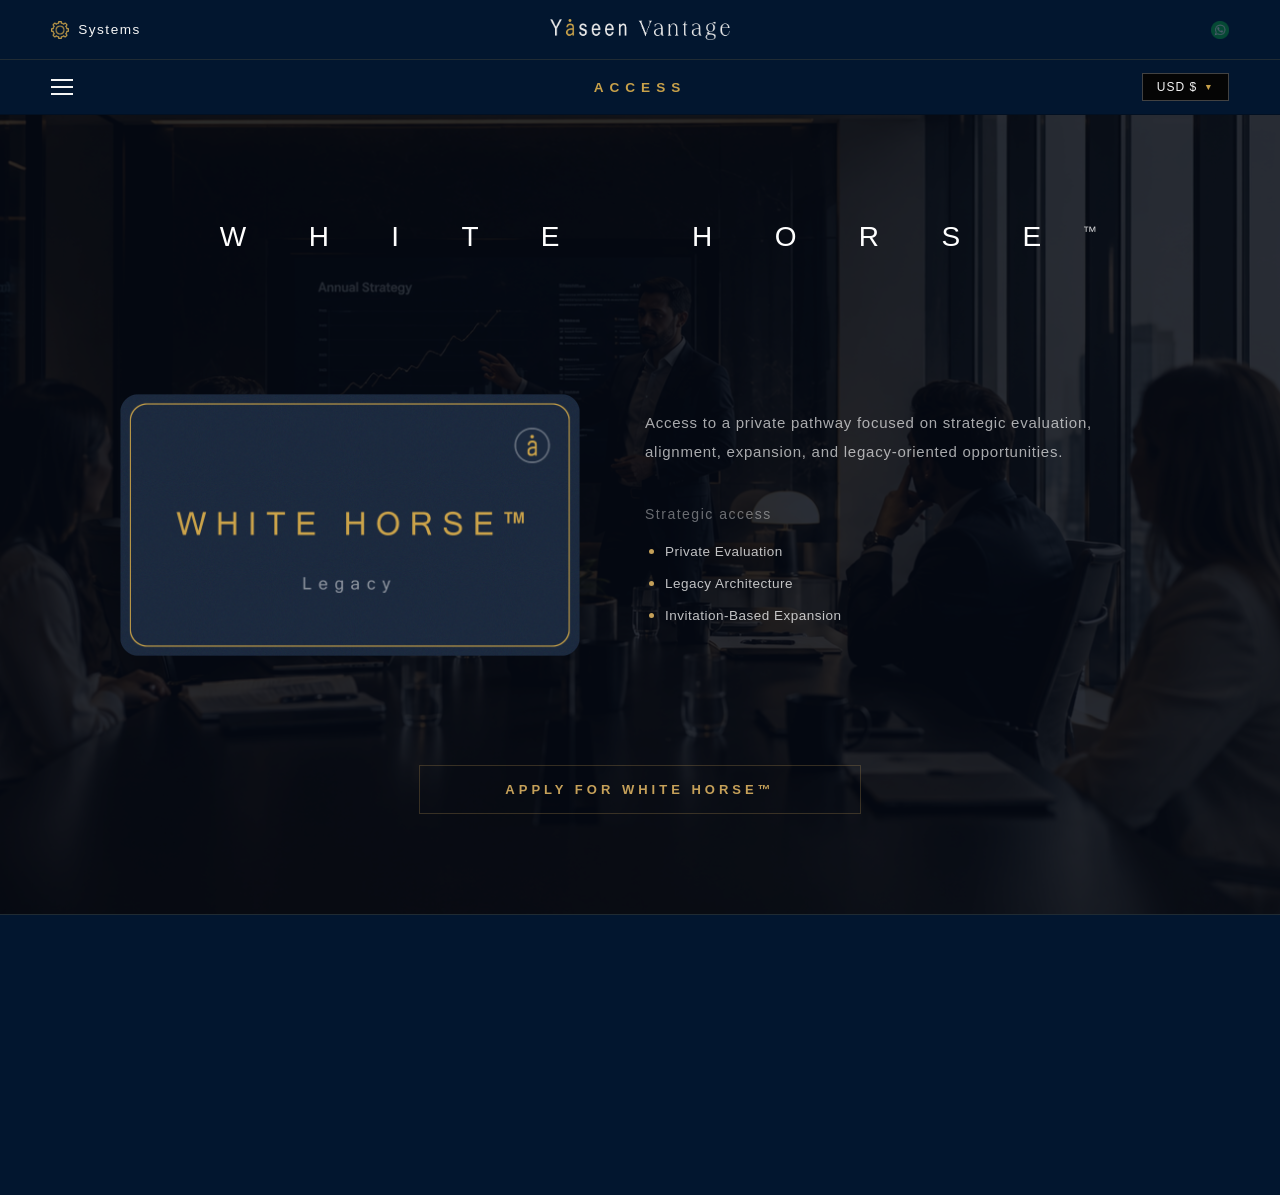
<file: white-horse.html>
<!doctype html>
<html lang="en">
  <head>
    <meta charset="UTF-8" />
    <link rel="icon" type="image/png" href="images/icon.png" />
    <meta name="viewport" content="width=device-width, initial-scale=1.0" />
    <title>YASEEN VANTAGE™ | Digital Positioning & Perception Systems™</title>
    <meta
      name="description"
      content="Private, invitation-only authority architecture for founders building multigenerational legacy. Powered by The Square Matrix™"
    />
    <meta property="og:title" content="WHITE HORSE™ | Legacy Architecture" />
    <meta
      property="og:description"
      content="Invitation only. For founders building a legacy. Powered by The Square Matrix™"
    />
    <meta
      property="og:image"
      content="https://yaseenvantage.com/images/white-horse-card.png"
    />
    <meta
      property="og:url"
      content="https://yaseenvantage.com/white-horse.html"
    />
    <meta property="og:type" content="product" />
    <meta name="twitter:card" content="summary_large_image" />
    <meta
      name="twitter:image"
      content="https://yaseenvantage.com/images/white-horse-card.png"
    />
    <!-- Canonical -->
    <link rel="canonical" href="https://yaseenvantage.com/" />
    <link rel="stylesheet" href="css/style.css" />
  </head>
  <body>
    <!-- MASTER DUAL-HEADER SYSTEM (LOCKED & ALIGNED) -->
    <header class="master-header">
      <!-- HEADER 1: Fixed Permanently -->
      <div class="header-top">
        <div class="header-grid unified-width-lock">
          <div class="header-left item-left">
            <a
              href="index.html#main-systems-architecture"
              class="header-interactive-node layout-align-left"
            >
              <div class="icon-layout-shield text-icon-gap">
                <img
                  src="images/systems.png"
                  alt="Systems Framework"
                  class="local-png-node"
                />
              </div>
              <span class="text-systems">Systems</span>
            </a>
          </div>
          <div class="header-center item-center">
            <a href="index.html" class="logo-interactive-anchor">
              <div class="logo-vector-shield">
                <img
                  src="images/yaseen-vantage-logo.png"
                  alt="Yaseen Vantage"
                  class="master-png-wordmark"
                />
              </div>
            </a>
          </div>
          <div class="header-right item-right">
            <a
              href="https://wa.me/255617996962?text=Hello%20YASEEN%20VANTAGE%E2%84%A2%2C%20I%20am%20interested%20in%20building%20or%20strengthening%20my%20brand%20authority.%20I%20would%20like%20to%20discuss%20my%20brand%20with%20your%20team."
              class="header-interactive-node layout-align-right"
              target="_blank"
              rel="noopener noreferrer"
            >
              <div
                class="icon-layout-shield"
                style="transition: opacity 0.4s cubic-bezier(0.16, 1, 0.3, 1)"
              >
                <img
                  src="images/whatsapp.png"
                  alt="WhatsApp Direct"
                  class="local-png-node"
                  style="
                    opacity: 0.3;
                    transition: opacity 0.4s ease;
                    display: block;
                  "
                  onmouseover="this.style.opacity = '0.65'"
                  onmouseout="this.style.opacity = '0.3'"
                  ondragstart="return false;"
                />
              </div>
            </a>
          </div>
        </div>
      </div>

      <!-- HEADER 2: Smart Navigation Panel (Hides Behind Header 1) -->
      <div class="header-bottom">
        <div class="header-grid unified-width-lock">
          <div class="header-left item-left">
            <a href="#menu" class="header-interactive-node layout-align-left">
              <div class="menu-button">
                <span class="bar"></span>
                <span class="bar"></span>
                <span class="bar"></span>
              </div>
            </a>
          </div>
          <div class="header-center item-center">
            <!-- Updated path targets your standalone page with a clean discovery parameter -->
            <a
              href="intake-access.html?system=access"
              class="header-interactive-node"
            >
              <span class="text-access">ACCESS</span>
            </a>
          </div>
          <div class="header-right item-right">
            <div
              class="luxury-select-box layout-align-right"
              id="currencySelector"
            >
              <div class="select-trigger">
                <span id="selectedCurrency">USD $</span>
                <span class="select-arrow">▼</span>
              </div>
              <ul class="select-options-panel">
                <li data-value="USD">USD $</li>
                <li data-value="EUR">EUR €</li>
                <li data-value="GBP">GBP £</li>
                <li data-value="AED">AED د.إ</li>
                <li data-value="TZS">TZS</li>
              </ul>
            </div>
          </div>
        </div>
      </div>
    </header>
    <style>
      /* =========================================================================
   YASEEN VANTAGE™ | WHITE HORSE™ SYSTEM BRAND CONVERSION LAYOUT ENGINE v2.5
   PART 1 - DUAL GRIDS, FIXED NAV BAR SPACE PROTECTION, & DESKTOP MESHES
   ========================================================================= */

      .luxury-system-display-viewport-base {
        position: relative;
        width: 100%;
        min-height: 100vh;
        background-color: #050a14;
        /* Provides 220px of top padding safety barrier so your master WHITE HORSE™ header
     letters break perfectly clear from your fixed top elements bar panel */
        padding: 220px 0 100px 0 !important;
        box-sizing: border-box;
        display: flex;
        flex-direction: column;
        align-items: center;
        justify-content: flex-start;
        overflow: hidden;
      }

      .luxury-system-phantom-background-media-overlay {
        position: absolute;
        inset: 0;
        background-image: url("../images/hero-image-2.png") !important; /* Targets your exact local background image path asset */
        background-size: cover;
        background-position: center;
        background-repeat: no-repeat;
        opacity: 0.15;
        pointer-events: none;
        z-index: 1;
      }

      .luxury-system-monolith-column-container {
        position: relative;
        width: 90%;
        max-width: 1040px; /* Expanded desktop width prevents text columns from crushing the right margins */
        margin: 0 auto;
        z-index: 2;
        display: flex;
        flex-direction: column;
      }

      .system-breathing-header-wrapper {
        width: 100%;
        text-align: center;
        margin-bottom: 140px !important;
      }

      .luxury-wide-breathing-title {
        font-size: 28px !important; /* Compressed font size scale dynamically fits the 10-character string string footprint */
        font-weight: 300;
        color: #ffffff;
        letter-spacing: 0.65em !important; /* Gently compressed tracking gaps fit the entire word plus trademark */
        text-indent: 0.65em !important; /* Normalization math balances trailing blank letter tracks spacing */
        text-transform: uppercase;
        margin: 0;
        line-height: 1.2;
        white-space: nowrap !important;
        display: inline-block;
      }

      .trademark-inline-lock {
        display: inline-block;
        letter-spacing: normal !important;
        text-indent: 0 !important;
        font-size: 14px;
        vertical-align: super;
        margin-left: -0.2em;
        color: rgba(255, 255, 255, 0.8);
      }

      .reverse-reveal-char {
        display: inline-block;
        opacity: 0;
        transform: translateY(12px) scale(0.97);
        transition:
          opacity 1.4s cubic-bezier(0.16, 1, 0.3, 1),
          transform 1.4s cubic-bezier(0.16, 1, 0.3, 1);
        transition-delay: calc(
          var(--reveal-idx) * 140ms
        ); /* Optimized decay delay for 10 characters tracking variables */
      }

      .reveal-active {
        opacity: 1 !important;
        transform: translateY(0) scale(1) !important;
      }

      .luxury-widescreen-split-layout-grid {
        display: grid;
        grid-template-columns: 460px 1fr; /* Custom desktop layout matrix card width proportions */
        gap: 65px;
        width: 100%;
        align-items: start;
      }

      .luxury-widescreen-left-block-lane {
        display: flex;
        flex-direction: column;
        width: 100%;
      }

      .system-local-card-png-frame-box {
        width: 100%;
        display: flex;
        justify-content: flex-start;
      }

      .system-local-card-png-asset-fluid {
        width: 100%;
        height: auto;
        object-fit: contain;
        display: block;
      }

      /* =========================================================================
   YASEEN VANTAGE™ | WHITE HORSE™ SYSTEM BRAND CONVERSION LAYOUT ENGINE v2.5
   PART 2 - RIGHT LANE TEXT INTEL, GOLD-DOTTED LISTS, & MOBILE AUTO-REFACTORS
   ========================================================================= */

      /* --- RIGHT COLUMN CONTAINER: TEXT INTELLIGENCE BLOCKS --- */
      .luxury-widescreen-right-block-lane {
        width: 100%;
        padding-top: 15px; /* Aligns abstract text baseline with top boundary row of the left card asset */
        padding-right: 40px; /* Protective buffer padding shield stops right side boundary crushing errors */
        box-sizing: border-box;
        display: flex;
        flex-direction: column;
        text-align: left;
      }

      .system-primary-abstract-text-box {
        width: 100%;
      }

      .abstract-body-description-text {
        font-size: 15px; /* Enhanced authoritative font metrics scale */
        color: rgba(255, 255, 255, 0.65);
        line-height: 1.9;
        margin: 0;
        letter-spacing: 0.05em;
        font-weight: 300;
      }

      /* --- THE INFRASTRUCTURE SPECIFICATION LIST AREA --- */
      .system-architecture-specification-vertical-stack {
        width: 100%;
        text-align: left;
      }

      .architecture-stack-main-title {
        font-size: 14px;
        color: rgba(255, 255, 255, 0.4);
        letter-spacing: 1.5px;
        margin: 0 0 20px 0;
        font-weight: 400;
        text-transform: none !important; /* Capitalize first word only override */
      }

      /* True Dotted List Style Settings */
      .architecture-minimal-dotted-group-list {
        list-style-type: -webkit-disc !important;
        list-style-type: disc !important;
        padding-left: 20px;
        margin: 0;
        display: flex;
        flex-direction: column;
        gap: 14px;
      }

      .minimal-bullet-dotted-row-item {
        color: #c5a059 !important; /* Locks the dot marker to gold color */
        padding: 0;
        margin: 0;
      }

      .minimal-bullet-label-string-text {
        font-size: 13.5px;
        color: rgba(255, 255, 255, 0.75);
        letter-spacing: 0.5px;
        font-weight: 300;
      }

      /* --- THE INVESTMENT ACCESS ACCESS GATEWAYS (FULLY CENTERED AT BASE) --- */
      .system-investment-access-vertical-gate-panel {
        width: 100%;
        text-align: center;
      }

      .investment-valuation-text-card-box {
        width: 100%;
      }

      .investment-header-caption-title {
        font-size: 16px;
        color: rgba(255, 255, 255, 0.4);
        letter-spacing: 2px;
        margin: 0 0 10px 0;
        font-weight: 400;
      }

      .investment-numeric-amount-tier-string {
        font-size: 18px;
        font-weight: 300;
        color: rgba(255, 255, 255, 0.7);
        letter-spacing: 1px;
        margin: 0;
      }

      .btn-center-alignment-strip {
        display: flex;
        justify-content: center;
        width: 100%;
      }

      /* Corporate Access Trigger Link Button */
      .btn-luxury-vantage-access-trigger-link {
        display: inline-block;
        background: transparent;
        border: 1px solid rgba(197, 160, 89, 0.25);
        color: #c5a059;
        padding: 16px 85px; /* Rigid broad bounding weight parameters */
        font-size: 13px; /* Enhanced font size profile scale */
        letter-spacing: 4px;
        text-decoration: none;
        text-transform: uppercase; /* Clean stark uppercase lettering hook */
        font-weight: 600; /* Robust weight thickness rules */
        transition: all 0.4s cubic-bezier(0.16, 1, 0.3, 1);
      }

      .btn-luxury-vantage-access-trigger-link:hover {
        border-color: #c5a059;
        background: rgba(197, 160, 89, 0.02);
        box-shadow: 0 0 25px rgba(197, 160, 89, 0.15);
      }

      /* --- CONTINUOUS BIDIRECTIONAL FADE CONTROLLER CLASS ANIMATIONS --- */
      .continuous-scroll-reveal-node {
        opacity: 0;
        transform: translateY(25px);
        transition:
          opacity 1.4s cubic-bezier(0.16, 1, 0.3, 1),
          transform 1.4s cubic-bezier(0.16, 1, 0.3, 1);
        will-change: transform, opacity;
      }

      .node-revealed {
        opacity: 1 !important;
        transform: translateY(0) !important;
      }

      /* =========================================================================
   🔒 MASTER FINAL OVERRIDES FOR RESPONSIVE MOBILE VIEW TIERS
   ========================================================================= */
      @media (max-width: 768px) {
        /* DIRECT BASE IMAGE FIX: 
     Forces background layer image visibility natively on mobile phone viewports */
        .luxury-system-display-viewport-base {
          padding: 140px 0 60px 0 !important;
          background-image:
            linear-gradient(rgba(5, 10, 20, 0.85), rgba(5, 10, 20, 0.85)),
            url("../images/hero-image-2.png") !important;
          background-size: cover !important;
          background-position: center center !important;
          background-attachment: scroll !important; /* Prevents mobile rendering freeze bugs */
          background-repeat: no-repeat !important;
        }

        /* Destroys the redundant overlay element to prevent mobile stack collisions */
        .luxury-system-phantom-background-media-overlay {
          display: none !important;
        }

        .system-breathing-header-wrapper {
          margin-bottom: 50px !important;
        }

        .luxury-wide-breathing-title {
          font-size: 16px !important; /* Compact scale prevents long title from spilling off phone glass borders */
          letter-spacing: 0.3em !important;
          text-indent: 0.3em !important;
        }
        .trademark-inline-lock {
          font-size: 11px !important;
          margin-left: -0.1em;
        }

        /* Destroys desktop grid, rebuilding a structured single-column stack flow */
        .luxury-widescreen-split-layout-grid {
          display: flex !important;
          flex-direction: column !important;
          align-items: center !important;
          justify-content: center !important;
          gap: 35px !important;
          width: 100% !important;
        }

        .system-local-card-png-frame-box {
          display: flex !important;
          justify-content: center !important;
          width: 100% !important;
        }

        .system-local-card-png-asset-fluid {
          max-width: 290px !important;
          width: 100% !important;
          margin: 0 auto !important;
        }

        .luxury-widescreen-right-block-lane {
          padding-right: 0 !important;
          text-align: left !important; /* Sets text container boundaries to align left on mobile screen viewports */
          align-items: flex-start !important; /* Forces layout inner components to stack towards the left margin */
          width: 100% !important;
          max-width: 290px !important; /* Locks width parameters to align perfectly matching the bounds of your card graphic above */
          margin: 0 auto !important;
        }

        .abstract-body-description-text {
          font-size: 13px !important;
          text-align: left !important; /* Left aligns paragraph copy completely */
          line-height: 1.7;
          width: 100% !important;
          margin: 0 !important;
          color: rgba(255, 255, 255, 0.7) !important;
        }

        .system-architecture-specification-vertical-stack {
          text-align: left !important;
          margin: 30px 0 0 0 !important;
          width: 100% !important;
        }

        .architecture-stack-main-title {
          text-align: left !important;
          font-size: 11px !important;
          margin-bottom: 12px;
        }

        /* Clean left align list block structure with standard indentation */
        .architecture-minimal-dotted-group-list {
          display: block !important; /* Clears centering flex parameters */
          list-style-position: outside !important; /* Pulls dot markers to sit neatly outside text streams */
          padding-left: 18px !important; /* Establishes a razor-sharp straight indent margin baseline axis */
          width: 100% !important;
        }

        .minimal-bullet-dotted-row-item {
          display: list-item !important; /* Forces markers to line up natively on a straight axis */
          text-align: left !important;
          margin-bottom: 12px;
        }

        /* Full-width responsive button framework for smartphones */
        .btn-luxury-vantage-access-trigger-link {
          width: 100% !important;
          max-width: 290px; /* Snaps action button to align flawlessly with text parameters grid bounds */
          box-sizing: border-box !important;
          text-align: center !important;
          padding: 14px 0 !important;
          font-size: 11px !important;
        }
      }
    </style>

    <!-- =========================================================================
     YASEEN VANTAGE™ | WHITE HORSE™ PRIVATE DOSSIER DISPLAY CONSOLE
     PART 1 - FIXED NAV PROTECT CUSHIONS & NATIVE PORTFOLIO IMG CARD EMBED
     ========================================================================= -->
    <main class="luxury-system-display-viewport-base" id="whitehorseMainStage">
      <!-- DEEP PHANTOM VECTOR MEDIA CONTINUUM OVERLAY MASK -->
      <div class="luxury-system-phantom-background-media-overlay"></div>

      <div class="luxury-system-monolith-column-container unified-width-lock">
        <!-- 1. PROTECTED HIGH-SPACE BREATHING HEADER ROW (SLOW REVERSE REVEAL CHANNELS) -->
        <header class="system-breathing-header-wrapper">
          <h1 class="luxury-wide-breathing-title">
            <!-- 10-Character dynamic keyword matrix array layout -->
            <span class="reverse-reveal-char" style="--reveal-idx: 10">W</span>
            <span class="reverse-reveal-char" style="--reveal-idx: 9">H</span>
            <span class="reverse-reveal-char" style="--reveal-idx: 8">I</span>
            <span class="reverse-reveal-char" style="--reveal-idx: 7">T</span>
            <span class="reverse-reveal-char" style="--reveal-idx: 6">E</span>
            <span class="reverse-reveal-char" style="--reveal-idx: 5"
              >&nbsp;</span
            >
            <span class="reverse-reveal-char" style="--reveal-idx: 4">H</span>
            <span class="reverse-reveal-char" style="--reveal-idx: 3">O</span>
            <span class="reverse-reveal-char" style="--reveal-idx: 2">R</span>
            <span class="reverse-reveal-char" style="--reveal-idx: 1">S</span>
            <span class="reverse-reveal-char" style="--reveal-idx: 0">E</span>
            <span class="trademark-inline-lock">™</span>
          </h1>
        </header>

        <!-- 2. MASTER HORIZONTAL SPLIT MESH GRID (CARD LEFT / TEXT RIGHT) -->
        <div
          class="luxury-widescreen-split-layout-grid continuous-scroll-reveal-node"
        >
          <!-- LEFT LANE CONTAINER: REAL NATIVE LOCAL WHITE HORSE IMG CARD EMBED -->
          <div class="luxury-widescreen-left-block-lane">
            <div class="system-local-card-png-frame-box">
              <img
                src="images/white-horse-card.png"
                class="system-local-card-png-asset-fluid"
                alt="White Horse Private Card"
                ondragstart="return false;"
              />
            </div>
          </div>
          <!-- RIGHT LANE CONTAINER: PRIVATE INTEL STACKS (NO PUBLIC PRICING VAULTS) -->
          <div class="luxury-widescreen-right-block-lane">
            <!-- DESCRIPTION PARAGRAPH SUMMARY -->
            <div class="system-primary-abstract-text-box">
              <p class="abstract-body-description-text">
                Access to a private pathway focused on strategic evaluation,
                alignment, expansion, and legacy-oriented opportunities.
              </p>
            </div>

            <!-- COMPACT ARCHITECTURE BULLET DATA LIST MATRIX -->
            <section
              class="system-architecture-specification-vertical-stack"
              style="margin-top: 40px"
            >
              <h2 class="architecture-stack-main-title">Strategic access</h2>

              <ul class="architecture-minimal-dotted-group-list">
                <li class="minimal-bullet-dotted-row-item">
                  <span class="minimal-bullet-label-string-text"
                    >Private Evaluation</span
                  >
                </li>
                <li class="minimal-bullet-dotted-row-item">
                  <span class="minimal-bullet-label-string-text"
                    >Legacy Architecture</span
                  >
                </li>
                <li class="minimal-bullet-dotted-row-item">
                  <span class="minimal-bullet-label-string-text"
                    >Invitation-Based Expansion</span
                  >
                </li>
              </ul>
            </section>
          </div>
          <!-- End of right-lane -->
        </div>
        <!-- End of grid -->

        <!-- 3. CENTRALIZED TRANSACTION INGESTION VAULT GATEWAY (PRICE SHROUDED FOR CONFIDENTIALITY) -->
        <section
          class="system-investment-access-vertical-gate-panel continuous-scroll-reveal-node"
          style="margin-top: 110px"
        >
          <!-- MASTER INTENT ROUTER TRIGGER BUTTON HOOK BOUND DIRECTLY TO INTAKE GATEWAY -->
          <div class="btn-center-alignment-strip">
            <a
              href="intake-access.html?system=whitehorse"
              class="btn-luxury-vantage-access-trigger-link"
              ondragstart="return false;"
            >
              APPLY FOR WHITE HORSE™
            </a>
          </div>
        </section>
      </div>
      <!-- End of luxury-system-monolith-column-container -->
    </main>

    <!-- PRODUCTION ANIMATION CONTROLLER ENGINE -->
    <script>
      document.addEventListener("DOMContentLoaded", () => {
        // Phase 1: Smooth delayed reverse character title reveal loop
        setTimeout(() => {
          document.querySelectorAll(".reverse-reveal-char").forEach((char) => {
            char.classList.add("reveal-active");
          });
        }, 200);

        // Phase 2: High-end continuous multi-directional scroll visibility tracker
        const targetScrollNodes = document.querySelectorAll(
          ".continuous-scroll-reveal-node",
        );

        function evaluateViewportIntersectingFades() {
          const windowHeightTriggerOffset = window.innerHeight * 0.95;

          targetScrollNodes.forEach((node) => {
            const boundingData = node.getBoundingClientRect();

            // Continuous bidirectional fade checking logic removes element stuttering anomalies
            if (
              boundingData.top < windowHeightTriggerOffset &&
              boundingData.bottom > 50
            ) {
              node.classList.add("node-revealed");
            } else {
              node.classList.remove("node-revealed");
            }
          });
        }

        window.addEventListener("scroll", evaluateViewportIntersectingFades);
        window.addEventListener("resize", evaluateViewportIntersectingFades);
        evaluateViewportIntersectingFades(); // Initialize loop on page paint mount
      });
    </script>

    <!-- CLEAN 3-UTILITY AUTHORITY FOOTER -->
    <footer class="master-footer">
      <div class="footer-grid-container">
        <div class="footer-row row-top center-column-lock recursive-reveal">
          <p class="footer-slogan">Built for Legacy</p>
          <p class="footer-copyright">
            ©2026 YASEEN VANTAGE™ | All rights reserved
          </p>
        </div>

        <div class="footer-navigation-strip recursive-reveal">
          <div class="footer-inner-row">
            <div class="footer-links-left">
              <a href="about.html#about-engine-container">About</a>
              <span class="link-divider">|</span>
              <a href="index.html#main-systems-architecture">Systems</a>
              <span class="link-divider">|</span>
              <a
                href="https://wa.me"
                class="footer-direct-desk-link"
                target="_blank"
                >Direct Desk</a
              >
            </div>
            <div class="footer-links-right">
              <a href="terms-and-conditions.html#termsMainStage"
                >Terms & Conditions</a
              >
              <span class="link-divider">|</span>
              <a href="privacy-policy.html#privacyMainStage">Privacy Policy</a>
              <span class="link-divider">|</span>
              <a href="cookies.html#cookieMainStage">Cookies</a>
            </div>
          </div>
        </div>

        <div
          class="footer-row row-bottom asset-categorization-grid recursive-reveal"
        >
          <div class="category-block block-social">
            <a
              href="mailto:principal@yaseenvantage.com"
              class="footer-vector-node"
              style="display: inline-block; text-decoration: none"
            >
              <div
                class="footer-icon-shield"
                style="transition: opacity 0.4s cubic-bezier(0.16, 1, 0.3, 1)"
              >
                <img
                  src="images/email.png"
                  alt="Email"
                  style="
                    opacity: 0.3;
                    transition: opacity 0.4s ease;
                    display: block;
                  "
                  onmouseover="this.style.opacity = '0.65'"
                  onmouseout="this.style.opacity = '0.3'"
                />
              </div>
            </a>
          </div>

          <div class="category-block block-payments">
            <div class="badge-layout-shield">
              <img src="images/paypal.png" alt="PayPal" class="badge-img" />
            </div>
            <div class="badge-layout-shield">
              <img src="images/visa.png" alt="Visa" class="badge-img" />
            </div>
            <div class="badge-layout-shield">
              <img
                src="images/mastercard.png"
                alt="Mastercard"
                class="badge-img"
              />
            </div>
            <div class="badge-layout-shield">
              <img src="images/amex.png" alt="Amex" class="badge-img" />
            </div>
          </div>

          <div class="category-block block-signature">
            <p>Engineered by YASEEN VANTAGE™</p>
          </div>
        </div>
      </div>
    </footer>

    <!-- NAVIGATION CONSOLE DRAWER CORE SYSTEM -->
    <div class="menu-console-drawer" id="menuConsoleDrawer">
      <div class="drawer-inner-matrix">
        <div class="drawer-category-group">
          <span class="category-header-title">SYSTEMS</span>
          <ul class="nested-tree-links">
            <li>
              <a
                href="white-horse.html#whitehorseMainStage"
                class="tree-node-item drawer-reveal-node"
                >White Horse™</a
              >
            </li>
            <li>
              <a
                href="dynast.html#dynastyMainStage"
                class="tree-node-item drawer-reveal-node"
                >Dynast™</a
              >
            </li>
            <li>
              <a
                href="emir.html#emirMainStage"
                class="tree-node-item drawer-reveal-node"
                >Emir™</a
              >
            </li>
          </ul>
        </div>

        <div class="drawer-category-group">
          <span class="category-header-title">REQUEST</span>
          <ul class="nested-tree-links">
            <li>
              <a
                href="index.html#selective-enhancements-catalog"
                class="tree-node-item drawer-reveal-node"
                >Custom Enhancement</a
              >
            </li>
          </ul>
        </div>

        <div class="drawer-category-group">
          <span class="category-header-title">DISCOVER</span>
          <ul class="nested-tree-links">
            <li>
              <a
                href="about.html#about-engine-container"
                class="tree-node-item drawer-reveal-node"
                >About</a
              >
            </li>

            <li>
              <a
                href="index.html#authority-transformation-script"
                class="tree-node-item drawer-reveal-node"
                >Transformations</a
              >
            </li>
            <li>
              <a
                href="doctrine.html#doctrineMainStage"
                class="tree-node-item drawer-reveal-node"
                >Doctrine</a
              >
            </li>
            <li>
              <a
                href="faq.html#faqMainStage"
                class="tree-node-item drawer-reveal-node"
                >FAQ</a
              >
            </li>
            <li>
              <a
                href="the-architect.html#the-architect-MainStage"
                class="tree-node-item drawer-reveal-node"
                >The Architect</a
              >
            </li>

            <li>
              <a
                href="the-dying-eagle.html#the-dying-eagle-MainStage"
                class="tree-node-item drawer-reveal-node"
                >The Dying Eagle Story</a
              >
            </li>
          </ul>
        </div>

        <!-- Category Block 4: Legal Framework -->
        <div class="drawer-category-group">
          <span class="category-header-title">LEGAL</span>
          <ul class="nested-tree-links">
            <li>
              <a
                href="terms-and-conditions.html#termsMainStage"
                class="tree-node-item drawer-reveal-node"
                >Terms</a
              >
            </li>
            <li>
              <a
                href="privacy-policy.html#privacyMainStage"
                class="tree-node-item drawer-reveal-node"
                >Privacy</a
              >
            </li>
            <li>
              <a
                href="cookies.html#cookieMainStage"
                class="tree-node-item drawer-reveal-node"
                >Cookies</a
              >
            </li>
          </ul>
        </div>

        <!-- =========================================================================
                 SURGICAL EXPANSION: DIRECT FIRM OPERATIONS SECURE COMMUNICATIONS
                 ========================================================================= -->
        <div class="drawer-category-group drawer-email-buffer">
          <span class="category-header-title">SECURE COMMUNICATIONS</span>
          <ul class="nested-tree-links">
            <li>
              <a
                href="mailto:principal@yaseenvantage.com"
                class="tree-node-item drawer-reveal-node firm-email-anchor"
              >
                principal@yaseenvantage.com
              </a>
            </li>
          </ul>
        </div>
      </div>
    </div>

    <!-- Blurring Mask Backdrop Overlay Blanket Layer -->
    <div class="drawer-escape-blanket" id="drawerEscapeBlanket"></div>

    <!-- =========================================================================
         🔒 ISOLATED HERO RE-REVEAL ENGINE — ZERO MASTER CODE CHANGES REQUIRED
         Runs independently to continuously refresh the randomized letter reveal loop
         ========================================================================= -->
    <script>
      (function () {
        const heroHeadlineNode = document.querySelector(".primary-headline");
        const randomizedLetters = document.querySelectorAll(
          ".random-reveal-char",
        );

        if (heroHeadlineNode && randomizedLetters.length > 0) {
          // Configuration engine tracks exact entry/exit bounds of the word on screen
          const standaloneObserver = new IntersectionObserver(
            (entries) => {
              entries.forEach((entry) => {
                if (entry.isIntersecting) {
                  // Re-triggers the slow, subtle random reveal sequence when scrolling up into view
                  randomizedLetters.forEach((char) => {
                    char.classList.add("char-reveal-active");
                  });
                } else {
                  // Instantly resets opacity states when scrolled deep below the fold lines
                  randomizedLetters.forEach((char) => {
                    char.classList.remove("char-reveal-active");
                  });
                }
              });
            },
            {
              threshold: 0.05, // Fire instant metrics calibration when 5% of the title box is visible
              rootMargin: "0px 0px -20px 0px",
            },
          );

          // Bind observer tracking directly to the target heading block container element only
          standaloneObserver.observe(heroHeadlineNode);
        }
      })();
    </script>

    <script src="js/script.js"></script>
    <script src="js/currency-engine.js"></script>
  </body>
</html>
</file>
<file: css/style.css>
/* =========================================================================
   YASEEN VANTAGE™ | MASTER CONTEXT SYSTEM
   VERSION 1.0 - STYLE DESIGN SYSTEM CORE (PREMIUM ENGINE SEALS)
   ========================================================================= */
/* =========================================================================
   CRITICAL GLOBAL TOUCH SAFEGUARD LAYER: ERADICATES BLUE CLICKER FLICKER ON TAP
   ========================================================================= */
* {
  -webkit-tap-highlight-color: transparent !important;
  -webkit-tap-highlight-color: rgba(0, 0, 0, 0) !important;
  -moz-tap-highlight-color: transparent !important;
  outline: none !important;
}

a,
button,
img,
select,
span,
div,
input,
.tree-node-item,
.gateway-asset-anchor,
.menu-button {
  -webkit-tap-highlight-color: transparent !important;
  -webkit-tap-highlight-color: rgba(0, 0, 0, 0) !important;
  -webkit-user-select: none !important;
  user-select: none !important;
  outline: none !important;
}

/* --- INITIALIZATION & SYSTEM DEFAULTS --- */
:root {
  --color-navy: #02162f;
  --color-black: #050505;
  --color-charcoal: #111111;
  --color-gold: #c8a14a;
  --color-white: #f5f5f5;

  --header-top-height: 60px;
  --header-bottom-height: 55px;
  --transition-luxury: all 0.6s cubic-bezier(0.16, 1, 0.3, 1);
  --transition-reveal: all 1.8s cubic-bezier(0.16, 1, 0.3, 1);

  /* Refinement 3: Extended drawer timeline to a slow, heavy 1.1-second crawl */
  --transition-drawer: all 1.1s cubic-bezier(0.16, 1, 0.3, 1);
}

*,
*::before,
*::after {
  box-sizing: border-box;
  margin: 0;
  padding: 0;
}

body {
  background-color: var(--color-black);
  color: var(--color-white);
  font-family: sans-serif;
  overflow-x: hidden;
  -webkit-font-smoothing: antialiased;
}

/* --- CLICKS INTERACTIVE RESET LAYER --- */
.header-interactive-node,
.logo-interactive-anchor,
.footer-vector-node {
  text-decoration: none;
  color: inherit;
  display: flex;
  align-items: center;
  cursor: pointer;
}

/* --- MATH GRIDS (Ensures Absolute Center Balances) --- */
.header-grid {
  margin: 0 auto;
  height: 100%;
  display: grid;
  grid-template-columns: 1fr auto 1fr;
  align-items: center;
}

.unified-width-lock {
  width: 92%;
  max-width: 1600px;
}

.layout-align-left {
  padding-left: 0;
  margin-left: 0;
}
.layout-align-right {
  padding-right: 0;
  margin-right: 0;
}

.item-left {
  display: flex;
  align-items: center;
  justify-content: flex-start;
}
.item-center {
  display: flex;
  align-items: center;
  justify-content: center;
}
.item-right {
  display: flex;
  align-items: center;
  justify-content: flex-end;
}

/* --- ASSET INSULATION FRAME PROTECTION LAYER --- */
.icon-layout-shield {
  display: flex;
  align-items: center;
  justify-content: center;
  height: 18px;
  width: auto;
}

.text-icon-gap {
  margin-right: 9px;
}
.local-png-node {
  height: 100%;
  width: auto;
  display: block;
}

/* --- HD LOGO PROTECTIVE BOX --- */
.logo-vector-shield {
  display: flex;
  align-items: center;
  justify-content: center;
  height: 22px;
  max-width: 280px;
  overflow: hidden;
}

.master-png-wordmark {
  height: 100%;
  width: auto;
  display: block;
  object-fit: contain;
  image-rendering: auto;
}

/* --- MASTER HEADER INFRASTRUCTURE --- */
.master-header {
  position: fixed;
  top: 0;
  left: 0;
  width: 100%;
  z-index: 1000;
}

.header-top {
  height: var(--header-top-height);
  background-color: var(--color-navy);
  border-bottom: 1px solid rgba(200, 161, 74, 0.15);
  position: relative;
  z-index: 1002;
}

.text-systems {
  font-size: 0.85rem;
  letter-spacing: 1.5px;
}

.header-bottom {
  height: var(--header-bottom-height);
  background-color: var(--color-navy);
  border-bottom: 1px solid rgba(5, 5, 5, 0.3);
  position: relative;
  z-index: 1001;
  transition: transform 0.4s cubic-bezier(0.16, 1, 0.3, 1);
}

.master-header.hide-bottom-panel .header-bottom {
  transform: translateY(-100%);
}

.menu-button {
  display: flex;
  flex-direction: column;
  justify-content: space-between;
  width: 22px;
  height: 16px;
  background: transparent;
  border: none;
  cursor: pointer;
}
.menu-button .bar {
  width: 100%;
  height: 2px;
  background-color: var(--color-white);
  display: block;
  transition: var(--transition-luxury);
}
.text-access {
  font-size: 0.85rem;
  letter-spacing: 6px;
  color: var(--color-gold);
  font-weight: bold;
}

/* Hamburger Morphing States (Generates clean 'X') */
.menu-button.drawer-active .bar:nth-child(1) {
  transform: translateY(7px) rotate(45deg);
}
.menu-button.drawer-active .bar:nth-child(2) {
  opacity: 0;
  transform: translateX(-10px);
}
.menu-button.drawer-active .bar:nth-child(3) {
  transform: translateY(-7px) rotate(-45deg);
}

/* Luxury Currency Select Dropdown Box */
.luxury-select-box {
  position: relative;
  user-select: none;
  font-size: 0.75rem;
  letter-spacing: 1px;
}
.select-trigger {
  border: 1px solid rgba(245, 245, 245, 0.25);
  padding: 6px 14px;
  background: var(--color-black);
  cursor: pointer;
  display: flex;
  align-items: center;
  gap: 7px;
}
.select-arrow {
  font-size: 0.55rem;
  color: var(--color-gold);
}
.select-options-panel {
  position: absolute;
  top: 110%;
  right: 0;
  background: var(--color-charcoal);
  border: 1px solid var(--color-gold);
  list-style: none;
  width: 100%;
  display: none;
}
.select-options-panel.active-panel {
  display: block;
}
.select-options-panel li {
  padding: 8px 14px;
  cursor: pointer;
}
.select-options-panel li:hover {
  background: var(--color-navy);
  color: var(--color-gold);
}

/* --- HERO POSITIONING ENGINE (110VH FRAME) --- */
.hero-system {
  position: relative;
  min-height: 110vh;
  width: 100%;
  display: flex;
  align-items: center;
  justify-content: center;
  overflow: hidden;
  background-color: var(--color-black);
}

.hero-media-container {
  position: absolute;
  top: 0;
  left: 0;
  width: 100%;
  height: 100%;
  z-index: 1;
}
.hero-img-node {
  width: 100%;
  height: 100%;
  object-fit: cover;
  object-position: center;
  display: block;
  opacity: 0.15;
  filter: grayscale(100%) contrast(115%);
}
.hero-vignette-mask {
  position: absolute;
  top: 0;
  left: 0;
  width: 100%;
  height: 100%;
  background: radial-gradient(
    circle,
    rgba(5, 5, 5, 0) 25%,
    rgba(5, 5, 5, 0.95) 100%
  );
}

.hero-content-matrix {
  position: relative;
  z-index: 5;
  text-align: center;
  width: 88%;
  max-width: 1100px;
  padding-top: calc(var(--header-top-height) + 15px);
}

/* =========================================================================
   YASEEN VANTAGE™ | REFINED HERO TYPOGRAPHY SPACE CONFIGURATION v5.5
   REDUCES AGGRESSIVE TRACKING SCALES AND INJECTS LUXURY CO-AXIAL BUFFER GAPS
   ========================================================================= */

.primary-headline {
  /* Enforces absolute flat horizontal row layout alignment natively across all screen viewports */
  display: inline-flex !important;
  flex-direction: row !important;
  align-items: center !important;
  justify-content: center !important;
  white-space: nowrap !important;

  /* REFINEMENT 1: Gently decreased font sizing profile scales down raw footprint weight */
  font-size: calc(2rem + 1.2vw) !important;
  font-weight: 300;
  text-transform: uppercase;

  /* REFINEMENT 2: Reduced tracking metrics from 1.15em down to a quiet, authoritative gap */
  letter-spacing: 0.5em !important;
  text-indent: 0.5em !important; /* Perfect balance math forces text strings to center accurately */
  line-height: 1.2;

  margin-top: 0 !important;
  margin-left: auto !important;
  margin-right: auto !important;

  /* REFINEMENT 3: Significantly increased vertical breathing distance gap right below headline */
  margin-bottom: 95px !important;
  width: 100%;
}

/* --- THE SUBTLE SLOW FIXED-ROW RANDOMIZED REVEAL ENGINE --- */
.random-reveal-char {
  display: inline-block !important;
  white-space: nowrap !important;
  opacity: 0;
  transform: translateY(10px);
  transition:
    opacity 1.8s cubic-bezier(0.16, 1, 0.3, 1),
    transform 1.8s cubic-bezier(0.16, 1, 0.3, 1);
  transition-delay: calc(var(--reveal-idx) * 220ms);
  will-change: opacity, transform;
}

.random-reveal-char.char-reveal-active {
  opacity: 1 !important;
  transform: translateY(0) !important;
}

/* THE SUBTEXT DECK LAYER: POSITIONING & PERCEPTION SYSTEMS */
.supporting-perception-label-deck {
  font-size: calc(0.9rem + 0.3vw) !important;
  font-weight: 300;
  color: rgba(255, 255, 255, 0.75) !important;
  letter-spacing: 2px !important;
  line-height: 1.4;
  margin-top: 0 !important;
  margin-left: auto !important;
  margin-right: auto !important;
  /* Massive breathing cushion spacing before the view systems action button link */
  margin-bottom: 140px !important;
  text-align: center;
  width: 100%;
}

/* =========================================================================
   🔒 CROSS-PLATFORM OVERRIDES FOR SMARTPHONE TOUCHGLASS SIZES
   ========================================================================= */
@media (max-width: 768px) {
  .primary-headline {
    font-size: 22px !important;
    letter-spacing: 0.25em !important;
    text-indent: 0.25em !important;
    margin-bottom: 50px !important; /* Retains deep vertical separation gaps on mobile glass */
  }

  .random-reveal-char {
    transition:
      opacity 1.2s ease,
      transform 1.2s ease;
    transition-delay: calc(var(--reveal-idx) * 120ms);
  }

  .supporting-perception-label-deck {
    font-size: 13.5px !important;
    margin-bottom: 80px !important;
    max-width: 290px;
    line-height: 1.5;
  }
}

/* --- 3D ROTATING LIVE BUTTON CORE --- */
.btn-live-system {
  position: relative;
  width: 240px;
  height: 52px;
  background: transparent;
  border: none;
  cursor: pointer;
  overflow: hidden;
  padding: 1px;
  display: inline-flex;
  align-items: center;
  justify-content: center;
}
.btn-live-system::before {
  content: "";
  position: absolute;
  width: 200%;
  height: 200%;
  background: conic-gradient(
    from 0deg,
    transparent 40%,
    rgba(200, 161, 74, 0.1) 60%,
    var(--color-gold) 100%
  );
  animation: liveSystemRotation 6s infinite linear;
  z-index: 1;
}
.btn-inner-text {
  position: relative;
  width: 100%;
  height: 100%;
  background-color: var(--color-black);
  color: var(--color-white);
  display: flex;
  align-items: center;
  justify-content: center;
  font-size: 0.85rem;
  letter-spacing: 3px;
  z-index: 2;
  transition: var(--transition-luxury);
}
.btn-live-system:hover .btn-inner-text {
  background-color: var(--color-gold);
  color: var(--color-black);
}
@keyframes liveSystemRotation {
  0% {
    transform: rotate(0deg);
  }
  100% {
    transform: rotate(360deg);
  }
}

/* --- LUXURY RECURSIVE REVEAL SYSTEM TIMINGS --- */
.recursive-reveal {
  opacity: 0;
  transform: translateY(30px);
  filter: blur(15px);
  transition: var(--transition-reveal);
}
.recursive-reveal.reveal-active {
  opacity: 1;
  transform: translateY(0);
  filter: blur(0);
}
.reveal-delay-1.reveal-active {
  transition-delay: 0.25s;
}
.reveal-delay-2.reveal-active {
  transition-delay: 0.75s;
}
.reveal-delay-3.reveal-active {
  transition-delay: 1.25s;
}

/* --- DETACHED 3-UTILITY AUTHORITY FOOTER --- */
.master-footer {
  background-color: var(--color-navy);
  border-top: 1px solid rgba(200, 161, 74, 0.15);
  padding: 50px 0 35px 0;
}

.footer-grid-container {
  width: 100%;
  margin: 0 auto;
  display: flex;
  flex-direction: column;
  gap: 40px;
}
.footer-row {
  width: 92%;
  max-width: 1600px;
  margin: 0 auto;
  display: flex;
  justify-content: space-between;
  align-items: center;
}
.center-column-lock {
  flex-direction: column;
  justify-content: center;
  align-items: center;
  gap: 12px;
  text-align: center;
}
.footer-slogan {
  font-size: 0.95rem;
  letter-spacing: 3px;
}
.footer-copyright {
  font-size: 0.75rem;
  color: rgba(245, 245, 245, 0.4);
  letter-spacing: 1px;
}

.footer-navigation-strip {
  width: 100%;
  border-top: 1px solid rgba(245, 245, 245, 0.12);
  border-bottom: 1px solid rgba(245, 245, 245, 0.12);
  padding: 18px 0;
}
.footer-inner-row {
  width: 92%;
  max-width: 1600px;
  margin: 0 auto;
  display: flex;
  justify-content: space-between;
  align-items: center;
}
.footer-inner-row a {
  color: rgba(245, 245, 245, 0.75);
  text-decoration: none;
  font-size: 0.8rem;
  letter-spacing: 1px;
  transition: var(--transition-luxury);
}
.footer-inner-row a:hover {
  color: var(--color-gold);
}
.link-divider {
  color: rgba(245, 245, 245, 0.15);
  margin: 0 10px;
}

.asset-categorization-grid {
  display: grid !important;
  grid-template-columns: 1fr 1fr 1fr;
  align-items: center;
}
.category-block {
  display: flex;
  align-items: center;
}
.block-social {
  justify-content: flex-start;
  gap: 24px;
}
.footer-icon-shield {
  display: flex;
  align-items: center;
  height: 16px;
  width: auto;
}
.footer-icon-shield img {
  height: 100%;
  width: auto;
}
.block-payments {
  justify-content: center;
  gap: 16px;
}
.badge-layout-shield {
  display: flex;
  align-items: center;
  height: 16px;
  width: auto;
}
.badge-layout-shield img {
  height: 100%;
  width: auto;
}
.block-signature {
  justify-content: flex-end;
  font-size: 0.75rem;
  color: rgba(245, 245, 245, 0.35);
}

/* --- RE-CALIBRATED LUXURY NAVIGATION DRAWER --- */
.menu-console-drawer {
  position: fixed;
  top: calc(var(--header-top-height) + var(--header-bottom-height));
  left: 0;
  width: 320px;
  height: max-content;
  max-height: calc(
    100vh - (var(--header-top-height) + var(--header-bottom-height) + 60px)
  );
  background-color: rgba(3, 27, 58, 0.96);
  backdrop-filter: blur(15px);
  -webkit-backdrop-filter: blur(15px);
  border-right: 1px solid rgba(200, 161, 74, 0.2);
  border-bottom: 1px solid rgba(200, 161, 74, 0.2);
  z-index: 998;
  overflow-y: auto;
  padding: 35px 35px;
  transform: translateX(-100%);
  opacity: 0;
  visibility: hidden;
  transition: var(--transition-drawer);
  -webkit-overflow-scrolling: touch;
}

.menu-console-drawer.drawer-open {
  transform: translateX(0);
  opacity: 1;
  visibility: visible;
}

/* Deep Background Blurring Blanket Layer */
.drawer-escape-blanket {
  position: fixed;
  top: 0;
  left: 0;
  width: 100vw;
  height: 100vh;
  background-color: rgba(5, 5, 5, 0.5);
  backdrop-filter: blur(0px);
  -webkit-backdrop-filter: blur(0px);
  z-index: 997;
  opacity: 0;
  visibility: hidden;
  transition: var(--transition-drawer);
  pointer-events: none;
}

body.drawer-active-mask .drawer-escape-blanket {
  opacity: 1;
  visibility: visible;
  backdrop-filter: blur(10px);
  -webkit-backdrop-filter: blur(10px);
  pointer-events: auto;
}

.drawer-inner-matrix {
  display: flex;
  flex-direction: column;
  gap: 28px;
}

.drawer-category-group {
  display: flex;
  flex-direction: column;
  gap: 10px;
}

.category-header-title {
  font-size: 0.74rem;
  color: rgba(245, 245, 245, 0.85);
  letter-spacing: 2.5px;
  font-weight: 500;
  user-select: none;
  margin-bottom: 4px;
}

.nested-tree-links {
  list-style: none;
  display: flex;
  flex-direction: column;
  gap: 8px;
  padding-left: 0;
}

.tree-node-item {
  font-size: 0.88rem;
  color: rgba(245, 245, 245, 0.5) !important;
  font-weight: 300;
  text-decoration: none;
  letter-spacing: 1px;
  display: block;
  padding: 3px 0 3px 14px;
  transition:
    color 0.18s cubic-bezier(0.16, 1, 0.3, 1),
    transform 0.18s cubic-bezier(0.16, 1, 0.3, 1),
    padding-left 0.18s cubic-bezier(0.16, 1, 0.3, 1),
    opacity 0.75s cubic-bezier(0.16, 1, 0.3, 1),
    filter 0.75s cubic-bezier(0.16, 1, 0.3, 1);
}

.nested-tree-links:hover .tree-node-item {
  opacity: 0.15;
  filter: blur(2.5px);
}

.nested-tree-links .tree-node-item:hover {
  color: var(--color-gold) !important;
  padding-left: 20px;
  opacity: 1 !important;
  filter: blur(0);
  transform: scale(1.04);
}

/* --- LIST RECURSIVE REVEAL STAGGER TIMINGS --- */
.drawer-reveal-node {
  opacity: 0;
  filter: blur(8px);
  transform: translateX(-10px);
  transition: var(--transition-drawer);
}

.menu-console-drawer.drawer-open .drawer-reveal-node {
  opacity: 1;
  filter: blur(0);
  transform: translateX(0);
}

.menu-console-drawer.drawer-open .drawer-reveal-node:hover {
  opacity: 1 !important;
}

.menu-console-drawer.drawer-open li:nth-child(1) .drawer-reveal-node {
  transition-delay: 0.25s;
}
.menu-console-drawer.drawer-open li:nth-child(2) .drawer-reveal-node {
  transition-delay: 0.38s;
}
.menu-console-drawer.drawer-open li:nth-child(3) .drawer-reveal-node {
  transition-delay: 0.51s;
}
.menu-console-drawer.drawer-open li:nth-child(4) .drawer-reveal-node {
  transition-delay: 0.64s;
}

/* =========================================================================
   YASEEN VANTAGE™ | MASTER MOBILE CALIBRATION FRAMEWORK EXTENSION (FIXED)
   ========================================================================= */

@media (max-width: 768px) {
  /* --- LAYER 1 FIXED TOP HEADER PROFILE (RE-NAVY MATRIX) --- */
  .header-top {
    position: fixed !important;
    top: 0 !important;
    left: 0 !important;
    width: 100% !important;
    background-color: var(--color-navy) !important;
    padding: 16px 0 !important;
    height: auto !important;
    z-index: 10000 !important;
    border-bottom: 1px solid rgba(245, 245, 245, 0.04) !important;
    box-shadow: 0 2px 10px rgba(0, 0, 0, 0.15) !important;
  }

  /* --- LAYER 2 SLIDING NAV PANEL TRACK (RE-NAVY MATRIX) --- */
  .header-bottom {
    position: relative !important;
    background-color: var(--color-navy) !important;
    padding: 12px 0 !important;
    z-index: 9998 !important;
    border-bottom: 1px solid rgba(245, 245, 245, 0.05) !important;
    margin-top: 56px !important;
  }

  /* Symmetrical horizontal layout tracking alignments constraints preserves perfect edge spaces */
  .header-top .header-grid,
  .header-bottom .header-grid {
    display: flex !important;
    flex-direction: row !important;
    align-items: center !important;
    justify-content: space-between !important;
    width: 92% !important;
    max-width: 1600px !important;
    margin: 0 auto !important;
    padding: 0 !important;
  }

  .header-bottom .header-grid {
    display: grid !important;
    grid-template-columns: 1fr 2fr 1fr !important;
    justify-content: center !important;
  }

  .text-systems {
    display: none !important;
  }

  .icon-layout-shield {
    width: 24px !important;
    height: 24px !important;
    margin: 0 !important;
    display: inline-flex !important;
    align-items: center !important;
    justify-content: center !important;
  }

  .local-png-node {
    height: 100% !important;
    width: auto !important;
    object-fit: contain !important;
  }

  .logo-vector-shield {
    display: flex !important;
    align-items: center !important;
    justify-content: center !important;
  }

  .master-png-wordmark {
    font-size: 1.2rem !important;
    letter-spacing: 2.5px !important;
    white-space: nowrap !important;
    max-width: 160px !important;
    height: auto !important;
  }

  /* --- HAMBURGER MENU PROFILE STABILIZATION --- */
  .header-bottom .item-left {
    justify-content: flex-start !important;
    display: flex !important;
  }

  .menu-button {
    display: flex !important;
    flex-direction: column !important;
    justify-content: space-between !important;
    width: 22px !important;
    height: 14px !important;
    background: transparent !important;
    border: none !important;
    padding: 0 !important;
    margin: 0 !important;
  }

  .menu-button .bar {
    display: block !important;
    width: 100% !important;
    height: 1.5px !important;
    background-color: var(--color-white) !important;
    transition:
      transform 0.3s ease,
      opacity 0.3s ease !important;
  }

  .menu-button.drawer-active .bar:nth-child(1) {
    transform: translateY(6px) rotate(45deg) !important;
  }
  .menu-button.drawer-active .bar:nth-child(2) {
    opacity: 0 !important;
  }
  .menu-button.drawer-active .bar:nth-child(3) {
    transform: translateY(-6px) rotate(-45deg) !important;
  }

  /* Re-calibrated text color tag back to your premium solid gold accent tone */
  .text-access {
    font-size: 0.78rem !important;
    letter-spacing: 4px !important;
    text-align: center !important;
    color: var(--color-gold) !important;
    display: block !important;
    margin: 0 auto !important;
    width: max-content !important;
    font-weight: bold !important;
  }

  /* Currency Dropdown alignment parameters */
  .header-bottom .item-right {
    justify-content: flex-end !important;
    display: flex !important;
  }

  .luxury-select-box {
    display: inline-flex !important;
    margin: 0 !important;
  }

  .select-trigger {
    padding: 4px 10px !important;
    font-size: 0.72rem !important;
    letter-spacing: 1px !important;
    background: transparent !important;
    border: 1px solid rgba(245, 245, 245, 0.15) !important;
  }

  /* --- HERO TYPOGRAPHY BALANCING CONTROLS --- */
  .hero-content-matrix {
    width: 90% !important;
    margin: 0 auto !important;
    text-align: center !important;
    padding-top: 60px !important;
  }

  .primary-headline {
    font-size: 1.5rem !important;
    line-height: 1.5 !important;
    letter-spacing: 1.5px !important;
    font-weight: 300 !important;
    text-wrap: balance !important;
    margin-bottom: 24px !important;
  }

  .supporting-narrative {
    font-size: 0.84rem !important;
    letter-spacing: 1.5px !important;
    line-height: 1.5 !important;
    color: rgba(245, 245, 245, 0.55) !important;
  }

  /* --- GENERAL NAVIGATION DRAWER MATRIX ADJUSTMENTS --- */
  .menu-console-drawer {
    width: 85%;
    top: 110px !important;
    height: max-content;
    max-height: calc(100vh - 110px);
  }

  /* --- THE STRATEGIC MODULAR FOOTER SEQUENCE (PERFECT CENTER MATRIX) --- */
  .master-footer {
    padding: 60px 0 40px 0 !important;
    background-color: var(--color-navy) !important;
  }

  .footer-grid-container {
    display: flex !important;
    flex-direction: column !important;
    align-items: center !important;
    text-align: center !important;
    gap: 30px !important;
    width: 100% !important;
    margin: 0 auto !important;
    padding: 0 !important;
  }

  /* UTILITY SEQUENCE ROW 1: Slogan & Copyright Group */
  .center-column-lock {
    order: 1 !important;
    display: flex !important;
    flex-direction: column !important;
    gap: 10px !important;
    width: 90% !important;
    margin: 0 auto !important;
  }

  .footer-slogan {
    font-size: 1.1rem !important;
    letter-spacing: 2px !important;
    color: var(--color-white) !important;
  }

  .footer-copyright {
    font-size: 0.72rem !important;
    color: rgba(245, 245, 245, 0.4) !important;
    letter-spacing: 0.5px !important;
  }

  /* UTILITY SEQUENCE ROW 2: Links Grid & Full-Width Divider Rails */
  .footer-navigation-strip {
    order: 2 !important;
    width: 100% !important;
    border-top: 1px solid rgba(245, 245, 245, 0.08) !important;
    border-bottom: none !important;
    padding-top: 30px !important;
    padding-bottom: 5px !important;
  }

  .footer-inner-row {
    display: flex !important;
    flex-direction: column !important;
    gap: 16px !important;
    width: 90% !important;
    margin: 0 auto !important;
  }

  .footer-inner-row .item-left,
  .footer-inner-row .item-right {
    display: flex !important;
    justify-content: center !important;
    gap: 12px !important;
    font-size: 0.82rem !important;
    letter-spacing: 1.5px !important;
  }

  .footer-inner-row .item-center {
    display: none !important;
  }

  .link-divider {
    color: rgba(245, 245, 245, 0.15) !important;
  }

  /* UTILITY SEQUENCE ROW 3: Merged Socials & Payments Row Track */
  .asset-categorization-grid {
    order: 3 !important;
    display: flex !important;
    flex-direction: column !important;
    align-items: center !important;
    gap: 25px !important;
    width: 100% !important;
    border-top: 1px solid rgba(245, 245, 245, 0.08) !important;
    padding-top: 30px !important;
    margin: 0 !important;
  }

  .block-social,
  .block-payments {
    display: flex !important;
    flex-direction: row !important;
    justify-content: center !important;
    align-items: center !important;
    gap: 20px !important;
    width: 90% !important;
    margin: 0 auto !important;
  }

  .footer-icon-shield,
  .badge-layout-shield {
    height: 20px !important;
    width: auto !important;
    opacity: 0.5 !important;
  }

  .footer-icon-shield img,
  .badge-layout-shield img {
    height: 100% !important;
    width: auto !important;
    object-fit: contain !important;
  }

  /* UTILITY SEQUENCE ROW 4: Final Authority Signature Asset */
  .block-signature {
    order: 4 !important;
    width: 100% !important;
    text-align: center !important;
    display: block !important;
    margin: 10px auto 0 auto !important;
  }

  .block-signature span {
    font-size: 0.65rem !important;
    color: rgba(245, 245, 245, 0.3) !important;
    letter-spacing: 2px !important;
    text-transform: uppercase !important;
    display: inline-block !important;
    width: 100% !important;
    text-align: center !important;
  }
} /* This final bracket now wraps the whole block safely */

/* --- RE-CALIBRATED MAIN SYSTEMS CONTAINER SPACING --- */
.systems-engine-container {
  position: relative;
  width: 100%;
  background-color: var(--color-black);
  padding: 220px 0 160px 0; /* Clear deep space isolates Page 2 cleanly below your Hero */
  overflow: hidden;
  clear: both;
  display: block;
}

/* Background Texture Continuum Layer */
.systems-section-backdrop {
  position: absolute;
  top: 0;
  left: 0;
  width: 100%;
  height: 100%;
  z-index: 1;
  pointer-events: none;
}

.backdrop-texture-node {
  width: 100%;
  height: 100%;
  object-fit: cover;
  object-position: center;
  opacity: 0.05;
  filter: grayscale(100%) contrast(115%);
}

.systems-vignette-layer {
  position: absolute;
  top: 0;
  left: 0;
  width: 100%;
  height: 100%;
  background: linear-gradient(
    to bottom,
    var(--color-black) 0%,
    rgba(5, 5, 5, 0.95) 12%,
    transparent 30%,
    transparent 85%,
    var(--color-black) 100%
  );
}

.systems-central-matrix {
  position: relative;
  z-index: 5;

  /* Perfect symmetry setup anchors equal empty margins at far left and right screen edges */
  width: 92%;
  max-width: 1600px;
  margin: 0 auto;

  display: flex;
  flex-direction: column;
  gap: 100px;
}

/* Title Block Container */
.section-title-wrap {
  width: 100%;
  margin-bottom: 45px;
  padding-left: 0;
  display: inline-block;
}

.section-authority-heading {
  font-size: calc(1.1rem + 0.6vw);
  font-weight: 400;
  letter-spacing: 5px;
  color: var(--color-white);
  text-transform: uppercase;
  display: inline-block;
  padding-bottom: 14px;
  position: relative;
}

/* Clean micro-thin gold underline decoration */
.section-authority-heading::after {
  content: "";
  position: absolute;
  bottom: 0;
  left: 0;
  width: 45px;
  height: 1.5px;
  background-color: var(--color-gold);
}

/* Structural Row Matrix */
.system-structural-row {
  width: 100%;
  display: flex;
  align-items: center;
  justify-content: space-between;
  gap: 10%;
}

.system-column-left {
  flex: 1.1;
  display: flex;
  justify-content: flex-start;
}

.system-column-right {
  flex: 0.9;
  display: flex;
  flex-direction: column;
  align-items: flex-start;
  justify-content: center;
}

/* Clickable Collective Asset Frame Layer Controls */
.asset-card-link {
  text-decoration: none;
  display: block;
  width: 100%;
  max-width: 550px;
  cursor: pointer;
}

.asset-card-frame {
  width: 100%;
  position: relative;
  display: block;
  overflow: hidden;
  border-radius: 12px;

  /* Initial subtle border padding */
  border: 1px solid rgba(200, 161, 74, 0.15);

  /* Smooth transition pacing profiles */
  transition:
    transform 0.6s cubic-bezier(0.16, 1, 0.3, 1),
    border-color 0.6s cubic-bezier(0.16, 1, 0.3, 1),
    box-shadow 0.6s cubic-bezier(0.16, 1, 0.3, 1);
}

.local-card-png {
  width: 100%;
  height: auto; /* Force automatic calculation to stop the image from cutting off */
  display: block;
  object-fit: contain;
}

/* Card Hover Highlights Action */
.asset-card-link:hover .asset-card-frame {
  transform: translateY(-8px) scale(1.015);
  border-color: var(
    --color-gold
  ); /* Gold border triggers beautifully on hover selection */
  box-shadow: 0 20px 40px rgba(200, 161, 74, 0.18);
}

/* Typographies and Blocks */
.system-tier-title {
  font-size: calc(1.15rem + 0.4vw);
  font-weight: 400;
  letter-spacing: 2px;
  color: var(--color-white);
  margin-bottom: 18px;
}

.system-tier-description {
  font-size: calc(0.84rem + 0.1vw);
  color: rgba(245, 245, 245, 0.6);
  line-height: 1.65;
  letter-spacing: 0.5px;
  max-width: 450px;
  margin-bottom: 32px;
}

.price-container-lock {
  border: 1px solid rgba(245, 245, 245, 0.2);
  padding: 12px 32px;
  background-color: var(--color-black);
  display: inline-flex;
  align-items: center;
  justify-content: center;
  margin-bottom: 28px;
  border-radius: 2px;
}

.price-numerical-tag {
  font-size: 1.2rem;
  color: var(--color-white);
  letter-spacing: 2px;
  font-weight: 300;
}

.system-tier-badge {
  font-size: 0.85rem;
  letter-spacing: 2px;
  padding: 6px 0;
  text-transform: uppercase;
}

.badge-private {
  color: var(--color-gold);
  font-weight: bold;
}

.system-tier-label {
  font-size: 0.85rem;
  color: rgba(245, 245, 245, 0.4);
  letter-spacing: 2px;
  text-transform: uppercase;
}

/* --- RE-CALIBRATED LIGHT OBSERVER TRANSLATION --- */
.recursive-reveal {
  opacity: 0;
  transform: translateY(20px);
  filter: blur(2.5px);
  transition:
    opacity 1.2s cubic-bezier(0.16, 1, 0.3, 1),
    transform 1.2s cubic-bezier(0.16, 1, 0.3, 1),
    filter 1.2s cubic-bezier(0.16, 1, 0.3, 1);
}

.recursive-reveal.reveal-active {
  opacity: 1;
  transform: translateY(0);
  filter: blur(
    0px
  ); /* Restores clean sharpness when scrolled into perspective viewports */
}

/* EMERGENCY BREAK: Absolute safety bracket terminates any unclosed code blocks from above instantly */

/* --- RESPONSIVE MATRIX --- */
@media (max-width: 1024px) {
  .systems-central-matrix {
    gap: 80px;
  }
  .system-structural-row {
    gap: 6%;
  }
}

@media (max-width: 768px) {
  .systems-engine-container {
    padding: 110px 0 110px 0;
  }
  .systems-central-matrix {
    gap: 65px;
    width: 90%;
  }
  .section-title-wrap {
    margin-bottom: 20px;
  }

  .system-structural-row {
    flex-direction: column;
    align-items: flex-start;
    gap: 35px;
  }

  .system-column-left,
  .system-column-right {
    width: 100%;
    flex: none;
  }

  .asset-card-link {
    max-width: 100%;
  }
  .system-column-right {
    padding-left: 2px;
  }

  /* =========================================================================
     SURGICAL ADDITION: PERFECT SYMMETRICAL FOOTER CONTAINER & BRAND CENTER LOCK
     ========================================================================= */
  .master-footer {
    background-color: var(
      --color-navy
    ) !important; /* Preserves Deep Navy background continuity */
    padding: 25px 0 55px 0 !important; /* Adjusted top padding to counteract element push */
    position: relative !important;
    width: 100% !important;
    overflow: hidden !important;
    display: block !important;
  }

  .footer-grid-container {
    display: flex !important;
    flex-direction: column !important; /* Forces vertical sequence layout mapping */
    align-items: center !important;
    text-align: center !important;
    gap: 24px !important; /* Restrains row-to-row spacing to tight, uniform gaps */
    width: 100% !important;
    margin: 0 auto !important;
    padding: 0 !important;
  }

  /* 
     THE UNIFIED TEXT GROUP VERTICAL CORE LOCK
     Binds both the slogan and copyright inside an isolated container block.
     Applies perfectly matching top and bottom cushioning to ensure identical
     empty spaces, correcting the final vertical layout drift completely.
  */
  .center-column-lock {
    display: flex !important;
    flex-direction: column !important;
    align-items: center !important;
    justify-content: center !important;
    text-align: center !important;
    width: 90% !important;
    margin: 0 auto !important;
    padding: 40px 0 40px 0 !important; /* Balanced vertical cushion splits empty space exactly 50/50 */
  }

  .footer-slogan {
    font-size: 1.15rem !important;
    letter-spacing: 2.5px !important;
    line-height: 1.3 !important;
    color: var(--color-white) !important;
    margin: 0 0 12px 0 !important; /* Fixed tight margin below slogan */
    padding: 0 !important;
  }

  .footer-copyright {
    font-size: 0.72rem !important;
    color: rgba(245, 245, 245, 0.4) !important;
    letter-spacing: 0.5px !important;
    line-height: 1.4 !important;
    margin: 0 !important; /* Zeroed bottom margin prevents layout pushing */
    padding: 0 !important;
    text-transform: uppercase !important;
  }

  /* --- ADDITIONAL VERTICAL SEQUENCE ALIGNMENTS --- */
  .footer-navigation-strip {
    width: 100% !important;
    border-top: 1px solid rgba(245, 245, 245, 0.08) !important;
    border-bottom: none !important;
    padding-top: 25px !important;
    padding-bottom: 5px !important;
    margin: 0 !important;
  }

  .footer-inner-row {
    display: flex !important;
    flex-direction: column !important;
    gap: 16px !important;
    width: 90% !important;
    margin: 0 auto !important;
  }

  .footer-inner-row .item-left,
  .footer-inner-row .item-right {
    display: flex !important;
    justify-content: center !important;
    gap: 12px !important;
    font-size: 0.82rem !important;
    letter-spacing: 1.5px !important;
  }

  .footer-inner-row .item-center {
    display: none !important;
  }

  .link-divider {
    color: rgba(245, 245, 245, 0.15) !important;
  }

  .asset-categorization-grid {
    display: flex !important;
    flex-direction: column !important;
    align-items: center !important;
    gap: 20px !important;
    width: 100% !important;
    border-top: 1px solid rgba(245, 245, 245, 0.08) !important;
    padding-top: 25px !important;
    margin: 0 !important;
  }

  .block-social,
  .block-payments {
    display: flex !important;
    flex-direction: row !important;
    justify-content: center !important;
    align-items: center !important;
    gap: 20px !important;
    width: 90% !important;
    margin: 0 auto !important;
  }

  .footer-icon-shield,
  .badge-layout-shield {
    height: 20px !important;
    width: auto !important;
    opacity: 0.5 !important;
  }

  .footer-icon-shield img,
  .badge-layout-shield img {
    height: 100% !important;
    width: auto !important;
    object-fit: contain !important;
  }

  /* UTILITY SEQUENCE ROW 4: Final Authority Signature Asset (REALIGNED DOWN) */
  .block-signature {
    order: 4 !important;
    width: 100% !important;
    text-align: center !important;
    display: block !important;

    /* Increased top margin buffer from 5px to 25px to push signature away from payment icons */
    margin: 25px auto 0 auto !important;
    padding: 0 !important;
  }

  .block-signature span {
    font-size: 0.65rem !important;
    color: rgba(245, 245, 245, 0.3) !important;
    letter-spacing: 2px !important;
    text-transform: uppercase !important;
    display: inline-block !important;
    width: 100% !important;
    text-align: center !important;
    margin: 0 !important;
    padding: 0 !important;
  }
}

/* --- DIRECT RECTANGULAR DRAWER CONTACT BUFFER CONFIGURATIONS --- */
.drawer-email-buffer {
  margin-top: 25px;
  border-top: 1px solid rgba(245, 245, 245, 0.05);
  padding-top: 20px;
}

.firm-email-anchor,
.firm-whatsapp-anchor {
  font-size: 0.82rem !important;
  letter-spacing: 0.5px !important;
}

/* Stagger delay ensures the WhatsApp link arrives gracefully as the absolute final element */
.menu-console-drawer.drawer-open li .firm-whatsapp-anchor {
  transition-delay: 0.8s !important;
}

/* =========================================================================
   SURGICAL STYLE EXTENSION: UPGRADED INFINITE CAROUSEL ENHANCEMENTS MATRIX
   ========================================================================= */

/* =========================================================================
   SURGICAL STYLE EXTENSION: UPGRADED INFINITE CAROUSEL ENHANCEMENTS MATRIX
   ========================================================================= */

.enhancements-engine-container {
  position: relative;
  width: 100%;
  background-color: var(--color-black);

  /* Deep luxury breathing room margins separate section frames cleanly */
  padding: 180px 0 180px 0;

  overflow: hidden;
  clear: both;
  display: block;
}

/* Perfect Center Heading Metrics Setup */
.enhancements-title-wrap-center {
  width: 92%;
  max-width: 1600px;
  margin: 0 auto 65px auto; /* Deep space before banner shield arrives */
  text-align: center;
}

.heading-centered-lock {
  display: inline-block;
  padding-bottom: 14px;
  position: relative;
}

/* Centered visual marker underline decoration */
.heading-centered-lock::after {
  content: "";
  position: absolute;
  bottom: 0;
  left: 50%;
  transform: translateX(-50%);
  width: 45px;
  height: 1.5px;
  background-color: var(--color-gold);
}

/* Corporate Image Shield Banner Layer (Edge-to-Edge Wide Section Container) */
.corporate-banner-shield {
  position: relative;
  width: 100%;
  height: 420px; /* Enhanced deep vertical block presence footprint */
  margin-bottom: 110px; /* Massive luxury space separates wide banner from scrolling slates */
  overflow: hidden;
  background-color: var(--color-charcoal);
}

.banner-media-node {
  width: 100%;
  height: 100%;
  object-fit: cover;
  object-position: center;
  display: block;
  opacity: 0.35;
  filter: grayscale(100%) contrast(110%);
}

.banner-gradient-shroud {
  position: absolute;
  top: 0;
  left: 0;
  width: 100%;
  height: 100%;
  background: linear-gradient(
    to bottom,
    var(--color-black) 0%,
    rgba(5, 5, 5, 0.4) 20%,
    rgba(5, 5, 5, 0.4) 80%,
    var(--color-black) 100%
  );
}

/* The Horizontal Dynamic Carousel System Viewport */
.enhancements-carousel-viewport {
  overflow: hidden;

  /* Symmetry alignment matching master container bounds ensures zero side touching */
  width: 92%;
  max-width: 1600px;
  margin: 0 auto;

  position: relative;
}

/* Horizontal linear tracking layout node wrapper */
.carousel-infinite-track {
  display: flex;
  width: max-content;
  gap: 35px; /* Wide breathing intervals between slates */

  /* 
     CRITICAL RE-ACTIVATION TRIGGER: 
     Restores your automated slow luxury autoplay crawl continuum track natively.
  */
  animation: luxuryEndlessSlide 38s linear infinite;
  will-change: transform;

  /* 
       SURGICAL ANTIDOTE: 
       Completely locks out native desktop/mobile blue text highlighting 
       and image-selection copy hooks which cause cursor stickiness.
    */
  -webkit-user-select: none !important;
  -moz-user-select: none !important;
  -ms-user-select: none !important;
  user-select: none !important;
  -webkit-user-drag: none !important;
  user-drag: none !important;
}

/* Pause horizontal animation timeline dynamically on hover selection focus */
.carousel-infinite-track:hover {
  animation-play-state: paused !important;
  cursor: grab; /* Shows an open hand inviting them to click or swipe */
}

/* 
   SURGICAL DRAG TAKE-OVER FILTER:
   When our JavaScript injects this target handle class during an active swipe,
   it shuts down the CSS keyframe loop entirely to give the client free manual control.
*/
.carousel-infinite-track.is-dragging {
  animation: none !important; /* Cancel loop and transition into a closed fist style when actively holding down the swipe track */
  cursor: grabbing !important; /* Fist style indicates active drag hold */
}

/* Prevent internal card elements from absorbing the cursor focus during track movement */
.enhancement-collectible-card,
.enhancement-card-inner,
.enhancement-card-title,
.enhancement-card-tagline {
  pointer-events: auto; /* Keeps clicks active but lets drag motions pass through to the track background */
  -webkit-user-drag: none !important;
  user-drag: none !important;
}

/* Utility layout layer blocks raw browser link drag selection ghosting templates */
.carousel-infinite-track.is-dragging a {
  pointer-events: none !important; /* Temporarily turns off links during active swiping to stop accidental click triggers */
}

.enhancement-collectible-card {
  width: 300px; /* Calibrated width ensures tight density line wrapping */
  flex-shrink: 0;
  text-decoration: none;
  color: inherit;
  display: block;
  cursor: pointer;
}

/* Upgraded Card Graphics: Obsidian Deep Slate separates elegantly from background black canvases */
.enhancement-card-inner {
  background-color: #0b131e !important;
  border: 1px solid rgba(200, 161, 74, 0.15);
  padding: 45px 30px; /* Wide padding creates executive space around text rows */
  border-radius: 8px;
  height: 100%;
  display: flex;
  flex-direction: column;
  align-items: center;
  text-align: center;
  transition:
    transform 0.4s cubic-bezier(0.16, 1, 0.3, 1),
    border-color 0.4s cubic-bezier(0.16, 1, 0.3, 1),
    box-shadow 0.4s cubic-bezier(0.16, 1, 0.3, 1);
}

/* Interactive Card Reaction Metrics */
.enhancement-collectible-card:hover .enhancement-card-inner {
  transform: translateY(-8px);
  border-color: var(--color-gold);
  box-shadow: 0 20px 45px rgba(200, 161, 74, 0.15);
}

/* CSS Clean Geometric Icons Layer (Guarantees zero missing file path breaks) */
.css-geometric-marker {
  display: block;
  width: 16px;
  height: 16px;
  border: 1.5px solid var(--color-gold);
  position: relative;
  opacity: 0.8;
}

.icon-shield-box {
  border-radius: 50% 50% 4px 4px;
}
.icon-dossier-box::before {
  content: "";
  position: absolute;
  top: 2px;
  left: 3px;
  width: 7px;
  height: 1.5px;
  background: var(--color-gold);
}
.icon-compass-box {
  transform: rotate(45deg);
}
.icon-console-box {
  border-radius: 2px;
}
.icon-console-box::before {
  content: ">";
  position: absolute;
  top: -3px;
  left: 2px;
  font-size: 8px;
  color: var(--color-gold);
  font-family: monospace;
}
.icon-portal-box {
  border: none;
  border-bottom: 2px solid var(--color-gold);
  border-top: 2px solid var(--color-gold);
}
.icon-network-box {
  border-radius: 2px;
  background: transparent;
}

.enhancement-icon-shield {
  display: flex;
  align-items: center;
  justify-content: center;
  height: 28px;
  margin-bottom: 24px;
}

/* Text Metrics Hierarchy */
.enhancement-card-title {
  font-size: 0.88rem;
  font-weight: 500;
  letter-spacing: 2px;
  color: var(--color-white);
  margin-bottom: 14px;
}

.enhancement-card-tagline {
  font-size: 0.78rem;
  color: rgba(245, 245, 245, 0.45);
  line-height: 1.55;
  letter-spacing: 0.3px;
  margin-bottom: 28px;
  flex-grow: 1;
}

.enhancement-card-price {
  font-size: 0.82rem;
  color: var(--color-gold);
  letter-spacing: 1px;
  font-weight: bold;
  text-transform: uppercase;
}

/* Ghost Button Placement Layout Matrix */
.enhancements-action-strip {
  width: 100%;
  display: flex;
  justify-content: center;
  align-items: center;
  margin-top: 70px; /* Isolated deep spacing above callout click triggers */
}

.btn-ghost-request {
  background: transparent;
  border: 1px solid rgba(245, 245, 245, 0.25);
  color: rgba(245, 245, 245, 0.8);
  padding: 16px 50px;
  font-size: 0.82rem;
  letter-spacing: 3px;
  text-decoration: none;
  display: inline-block;
  border-radius: 2px;
  transition: var(--transition-luxury);
}

.btn-ghost-request:hover {
  border-color: var(--color-gold);
  color: var(--color-gold);
  box-shadow: 0 0 25px rgba(200, 161, 74, 0.15);
}

/* Endless Slider Translation Timeline Keyframe Mapping */
@keyframes luxuryEndlessSlide {
  0% {
    transform: translate3d(0, 0, 0);
  }
  100% {
    transform: translate3d(calc(-300px * 6 - 35px * 6), 0, 0);
  } /* Matches expanded parameters pixel coordinates exactly */
}

/* Responsive Scaling Rules Overrides Matrix */
@media (max-width: 768px) {
  .enhancements-engine-container {
    padding: 110px 0 110px 0;
  }

  .corporate-banner-shield {
    height: 260px;
    margin-bottom: 60px;
  }

  /* 
     THE MOBILE SLIDER TRACK VIEWPORT SHIELD
     Unlocks the browser's hardware layer to re-activate fluid horizontal scrolling.
     Expanded vertical breathing padding allows the gold glow to dissolve smoothly.
  */
  .enhancements-carousel-viewport {
    width: 90% !important;
    overflow-x: auto !important; /* Forces the track to be slidable on touch glass screens */
    overflow-y: visible !important; /* Unlocks vertical clipping boundaries to stop hard rectangle cuts */
    padding-top: 15px !important;
    padding-bottom: 45px !important; /* Enhanced vertical breathing room lets shadows fade to 0% opacity */
    -webkit-overflow-scrolling: touch !important; /* Smooth native finger inertia tracking */
    scrollbar-width: thin !important;
    scrollbar-color: rgba(200, 161, 74, 0.35) transparent !important;
  }

  /* 
     THE PREMIUM HORIZONTAL SLIDER BAR TOOL
     Builds a razor-thin manual sliding rail tool right below your cards.
     Gives your high-ticket mobile users a clear asset tool to pull or slide the carousel.
  */
  .enhancements-carousel-viewport::-webkit-scrollbar {
    height: 4px !important; /* Clean, micro-thin luxury profile */
    display: block !important; /* Displays strictly on mobile phone screens */
  }

  .enhancements-carousel-viewport::-webkit-scrollbar-track {
    background: rgba(
      245,
      245,
      245,
      0.03
    ) !important; /* Subtle silent background track */
    border-radius: 10px !important;
  }

  .enhancements-carousel-viewport::-webkit-scrollbar-thumb {
    background: rgba(
      200,
      161,
      74,
      0.35
    ) !important; /* Gold tracking thumb highlight element */
    border-radius: 10px !important;
    transition: background 0.3s ease !important;
  }

  .enhancements-carousel-viewport::-webkit-scrollbar-thumb:active {
    background: var(
      --color-gold
    ) !important; /* Brightens up into solid gold on active touch grab */
  }

  .carousel-infinite-track {
    animation-duration: 25s !important; /* Speeds up crawl velocity slightly on smaller mobile touchscreens */
    gap: 20px;
  }

  @keyframes luxuryEndlessSlide {
    0% {
      transform: translate3d(0, 0, 0);
    }
    100% {
      transform: translate3d(calc(-285px * 6 - 20px * 6), 0, 0);
    }
  }

  .btn-ghost-request {
    width: 90%;
    text-align: center;
    margin-top: 45px !important; /* Uniform luxury vertical alignment offset spacing */
  }

  /* --- SURGICAL RESISTANCE: ELIMINATES MOBILE CARD GOLD FLOOD, DOUBLE BORDERS, & RECTANGLE SHADOW GHOSTS --- */
  .carousel-infinite-track a:active,
  .carousel-infinite-track a:focus,
  .enhancement-collectible-card:active,
  .enhancement-collectible-card:focus {
    /* 
       THE OPACITY ZERO NULLIFICATION SHIELD:
       Forces any raw parent anchor box containers leaking underneath to be totally 
       transparent and clear of shadows on touch. Wipes out the 90-degree ghost artifact completely.
    */
    background-color: transparent !important;
    background: transparent !important;
    box-shadow: none !important;
    outline: none !important;
    outline-color: transparent !important;
    -webkit-appearance: none !important;
  }

  .carousel-infinite-track a:active .enhancement-card-inner,
  .carousel-infinite-track a:focus .enhancement-card-inner,
  .enhancement-collectible-card:active .enhancement-card-inner,
  .enhancement-collectible-card:focus .enhancement-card-inner {
    /* Only the inner curved slate receives the styling to protect profile shapes */
    background-color: #0b131e !important;
    transform: scale(
      0.98
    ) !important; /* Subtle executive compression click feedback */
    box-shadow: 0 8px 35px rgba(200, 161, 74, 0.06) !important; /* Diffused luxury aura */
    border-color: var(
      --color-gold
    ) !important; /* Modifies pre-existing framework boundary color line */
    outline: none !important;
  }
} /* Final absolute closing bracket seals the entire mobile responsive media block safely */

/* =========================================================================
   SURGICAL STYLE EXTENSION: YASEEN VANTAGE™ TRANSFORMATION QUAD SHIELD ENGINE
   ========================================================================= */

.transformation-engine-container {
  position: relative;
  width: 100%;
  background-color: var(--color-black);
  padding: 160px 0 160px 0;
  overflow: hidden;
  clear: both;
  display: block;
}

.transform-title-wrap-center {
  width: 100%;
  text-align: center;
  margin-bottom: 75px;
}

/* 
   THE MANUAL HORIZONTAL VIEWPORT WRAPPER (GLOBAL COVERAGE)
   Transforms the layout into a scrollable track across all screens.
   Maintains safe padding buffers so text blocks never touch the window edges.
*/
.transformation-pods-shield {
  width: 100%;
  overflow-x: auto;
  overflow-y: hidden;
  padding: 20px 4% 40px 4%; /* Generates equal spacing on the far left and far right margins */
  scrollbar-width: thin; /* Premium clean micro scrollbar layout for Firefox browsers */
  scrollbar-color: rgba(200, 161, 74, 0.2) transparent;
  -webkit-overflow-scrolling: touch; /* Fast touch mechanics for mobile glass screens */
}

/* Custom Webkit scrollbar stylings preserves absolute minimalist aesthetic look */
.transformation-pods-shield::-webkit-scrollbar {
  height: 3px;
}
.transformation-pods-shield::-webkit-scrollbar-track {
  background: transparent;
}
.transformation-pods-shield::-webkit-scrollbar-thumb {
  background: rgba(200, 161, 74, 0.15);
  border-radius: 2px;
}
.transformation-pods-shield::-webkit-scrollbar-thumb:hover {
  background: var(--color-gold);
}

/* Linear Ribbon Track Layout: Packs all 4 pods side-by-side on the same baseline */
.transformation-flow-grid {
  display: flex !important;
  flex-direction: row !important;
  width: max-content;
  gap: 35px; /* Deep professional breathing room intervals separating components */
  align-items: stretch; /* Forces all 4 cards to maintain the exact same vertical size */
}

/* Equal Proportional Luxury Container Pods */
.transformation-luxury-pod {
  background-color: #0b131e !important; /* Premium Obsidian Slate base panel */
  border: 1px solid rgba(200, 161, 74, 0.15);
  border-radius: 12px;
  padding: 45px 30px;
  display: flex;
  flex-direction: column;
  width: 320px; /* Locks each card container to a balanced desktop and mobile dimension width */
  flex-shrink: 0; /* Prevents the boxes from being compressed or distorted */
  transition:
    transform 0.4s cubic-bezier(0.16, 1, 0.3, 1),
    border-color 0.4s cubic-bezier(0.16, 1, 0.3, 1),
    box-shadow 0.4s cubic-bezier(0.16, 1, 0.3, 1);
}

/* Micro-Interaction Highlight Effects */
.transformation-luxury-pod:hover {
  transform: translateY(-6px);
  border-color: var(--color-gold);
  box-shadow: 0 15px 35px rgba(200, 161, 74, 0.12);
}

/* Precise gold accent line borders strictly link 'The Shift' central framework card */
.active-shift-pod {
  border-color: rgba(200, 161, 74, 0.35);
  box-shadow: 0 5px 25px rgba(200, 161, 74, 0.05);
}

/* Local Image Protection Capsule */
.transformation-image-shield {
  width: 100%;
  aspect-ratio: 1.66 / 1;
  overflow: hidden;
  border-radius: 8px;
  margin-bottom: 35px;
  background-color: var(--color-black);
}

.local-script-png {
  width: 100%;
  height: 100%;
  object-fit: cover;
  display: block;
  opacity: 0.55;
  transition: opacity 0.4s cubic-bezier(0.16, 1, 0.3, 1);
}

.transformation-luxury-pod:hover .local-script-png {
  opacity: 0.9;
}

/* Content Text Architecture */
.script-text-block-wrap {
  display: flex;
  flex-direction: column;
  align-items: flex-start;
  width: 100%;
  flex-grow: 1;
}

.script-status-label {
  font-size: 0.76rem;
  letter-spacing: 3px;
  font-weight: 600;
  margin-bottom: 24px;
  display: block;
  text-transform: uppercase;
}

.status-before {
  color: rgba(245, 245, 245, 0.4);
}
.status-shift {
  color: var(--color-gold);
}
.status-after {
  color: var(--color-white);
}
.status-outcome {
  color: rgba(200, 161, 74, 0.85);
}

/* Premium Continuous Explanation Copy Typographies */
.luxury-explanation-paragraph {
  display: flex;
  flex-direction: column;
  gap: 16px;
  width: 100%;
}

.primary-explanation-text {
  font-size: 0.88rem;
  color: var(--color-white);
  letter-spacing: 0.5px;
  line-height: 1.55;
  font-weight: 400;
}

.secondary-explanation-subtext {
  font-size: 0.8rem;
  color: rgba(245, 245, 245, 0.45);
  letter-spacing: 0.5px;
  line-height: 1.5;
  font-style: italic;
  position: relative;
  padding-left: 16px;
}

/* Tiny luxury geometric marker dot divider */
.secondary-explanation-subtext::before {
  content: "•";
  position: absolute;
  left: 0;
  top: -1px;
  color: rgba(245, 245, 245, 0.2);
  font-size: 0.85rem;
}

.active-shift-pod .secondary-explanation-subtext::before {
  color: var(--color-gold) !important;
}

/* --- MOBILE RESPONSIVE TUNING --- */
@media (max-width: 768px) {
  .transformation-engine-container {
    padding: 100px 0 100px 0;
  }
  .transformation-pods-shield {
    /* Refinement Cushion: Expanded padding room lets the soft radial touch glow fade cleanly */
    padding: 10px 5% 55px 5% !important;
  } /* Calibrates safe borders margins for small phone screens */
  .transformation-luxury-pod {
    width: 285px;
    padding: 40px 24px;
  }
}

/* =========================================================================
   SURGICAL STYLE EXTENSION: RESPONSIVE METRICS FOR GEOMETRIC DOT PANELS
   ========================================================================= */

.luxury-indicator-dots-panel {
  /* 
       DESKTOP PROTECTION SHIELD: 
       Completely hides the tracking dots on widescreen monitors by default 
       since all cards are fully visible side-by-side on large displays.
    */
  display: none !important;

  flex-direction: row !important;
  justify-content: center !important;
  align-items: center !important;
  gap: 14px !important; /* Elegant space separations between circular tracking tokens */
  width: 100% !important;
  max-width: 200px !important;
  margin: 35px auto 0 auto !important; /* Center block alignment */
  position: relative !important;
  z-index: 10 !important;
}

.indicator-dot {
  display: block !important;
  width: 8px !important;
  height: 8px !important;
  border-radius: 50% !important; /* Forces perfect geometric circular path profiles */
  border: 1px solid rgba(245, 245, 245, 0.25) !important;
  background-color: transparent !important;
  cursor: pointer !important;
  transition:
    background-color 0.4s cubic-bezier(0.16, 1, 0.3, 1),
    border-color 0.4s cubic-bezier(0.16, 1, 0.3, 1),
    transform 0.4s cubic-bezier(0.16, 1, 0.3, 1) !important;
}

/* Gold active coordinate indicator focus highlight state */
.indicator-dot.active-dot {
  background-color: var(--color-gold) !important;
  border-color: var(--color-gold) !important;
  transform: scale(1.15) !important;
}

/* --- RESPONSIVE MOBILE SPRINT BREAKPOINTS OVERRIDES --- */
@media (max-width: 768px) {
  /* 
       SMARTPHONE TOUCH GLASS ENGINE RE-ACTIVATION:
       Brings the indicator tracking panel cleanly into view only on phone screens 
       where the content columns collapse into an intentional horizontal swipe lane.
    */
  .luxury-indicator-dots-panel {
    display: flex !important;
    margin: 25px auto 0 auto !important; /* Tightens breathing room below card decks */
  }

  /* 
       THE MASTER MATRIX CLIPPING EXTENSION LAYER
       Surgically removes parent element hidden masks to allow active 
       shadow glows to flow and dissolve seamlessly without hard-cut border anomalies.
  */
  .transformation-central-matrix {
    overflow: visible !important; /* Unlocks parent box boundary limitations */
    padding-bottom: 20px !important; /* Creates buffer room above dots tracker */
  }

  /* 
       SILENT SCROLLBAR OVERRIDE:
       Hides the rough native webkit layout browser scrollbar completely on phone screens 
       so only your custom luxury dots guide the client's horizontal swipe tracking.
    */
  .transformation-pods-shield::-webkit-scrollbar,
  .payment-pods-shield::-webkit-scrollbar {
    display: none !important;
    height: 0px !important;
    background: transparent !important;
  }

  .transformation-pods-shield,
  .payment-pods-shield {
    overflow-x: auto !important;
    overflow-y: visible !important; /* Stops the hard bottom cut on your card shadows */
    scrollbar-width: none !important; /* Firefox hidden scrollbar override attribute */
    -webkit-overflow-scrolling: touch !important; /* Maintains fast, organic finger momentum tracking */
  }

  /* --- SURGICAL RESISTANCE: ELIMINATES TRANSFORMATION CARD GHOST RECTANGLE ON TOUCH --- */
  .transformation-flow-grid .transformation-luxury-pod:active,
  .transformation-flow-grid .transformation-luxury-pod:focus {
    /* 
       THE OPACITY ZERO NULLIFICATION SHIELD:
       Forces any raw parent containers leaking underneath to be totally 
       transparent and clear of shadows on touch. Wipes out the 90-degree ghost artifact completely.
    */
    background-color: transparent !important;
    background: transparent !important;
    box-shadow: none !important;
    outline: none !important;
    outline-color: transparent !important;
    -webkit-appearance: none !important;
  }

  .transformation-flow-grid
    .transformation-luxury-pod:active
    .transformation-image-shield,
  .transformation-flow-grid
    .transformation-luxury-pod:focus
    .transformation-image-shield,
  .transformation-flow-grid
    .transformation-luxury-pod:active
    .script-text-block-wrap,
  .transformation-flow-grid
    .transformation-luxury-pod:focus
    .script-text-block-wrap {
    /* Keeps inner child elements neutral while the primary container manages the tap action */
    outline: none !important;
  }

  /* Focuses the luxury diffused aura strictly onto the inner card panel shape */
  .transformation-flow-grid .transformation-luxury-pod:active,
  .transformation-flow-grid .transformation-luxury-pod:focus {
    /* Subtle compression feedback feeling matching elite dashboard inputs */
    transform: scale(0.98) !important;

    /* Hard-locks the background color to your premium obsidian base to prevent color bleed leaks */
    background-color: #0b131e !important;
    border-color: var(--color-gold) !important;

    /* 
       THE SOFT FLOATING RADIAL GLOW FILTER:
       Increased blur radius to 50px and dropped density down to 3% opacity.
       This makes the aura spread out broadly and fade to zero completely seamlessly.
    */
    box-shadow: 0 15px 50px rgba(200, 161, 74, 0.03) !important;
  }
} /* Final absolute closing bracket seals the entire mobile responsive media block safely */

/* =========================================================================
   SURGICAL STYLE EXTENSION: ASYNCHRONOUS SWAP MATRIX ENGINE (GAME PROFILE)
   ========================================================================= */

.brands-engine-container {
  position: relative;
  width: 100%;
  background-color: var(--color-black);
  padding: 120px 0 140px 0;
  overflow: hidden;
  clear: both;
  display: block;
}

.brands-title-wrap-center {
  width: 100%;
  text-align: center !important;
  margin: 0 auto 60px auto !important;
  display: block;
}

.brands-authority-tagline {
  font-size: 0.78rem;
  color: rgba(245, 245, 245, 0.45);
  letter-spacing: 4px;
  font-weight: 500;
  text-transform: uppercase;
  display: inline-block;
}

/* Master Fixed Center Layout Box Matrix */
.brands-icon-grid-capsule {
  display: grid !important;
  grid-template-columns: repeat(8, 1fr) !important;
  gap: 20px;
  align-items: center;
  justify-content: center;
  width: 92% !important;
  max-width: 1600px !important;
  margin: 0 auto !important;
}

.brand-cell-slot {
  width: 100%;
  height: 60px;
  display: flex;
  align-items: center;
  justify-content: center;
  position: relative;
  overflow: visible;
}

.brand-logo-vector {
  display: flex;
  align-items: center;
  justify-content: center;
  height: 24px;
  width: auto;
  opacity: 0.55;
  will-change: transform, opacity;
  transform: translate3d(0, 0, 0);
}

.local-brand-logo-png {
  height: 100%;
  width: auto;
  object-fit: contain;
  display: block;
  filter: grayscale(100%) contrast(110%);
}

/* 
   THE ASYNCHRONOUS SWAP ENGINE MATRIX
   Every single tracking item moves on an entirely distinct percentage cycle loop
   and uses customized translation distance shifts to make tracking unpredictable.
*/
.swap-track-1 {
  animation: gameTrack1 12s infinite ease-in-out;
}
.swap-track-2 {
  animation: gameTrack2 10s infinite ease-in-out;
}
.swap-track-3 {
  animation: gameTrack3 14s infinite ease-in-out;
}
.swap-track-4 {
  animation: gameTrack4 11s infinite ease-in-out;
}
.swap-track-5 {
  animation: gameTrack5 13s infinite ease-in-out;
}
.swap-track-6 {
  animation: gameTrack6 9s infinite ease-in-out;
}
.swap-track-7 {
  animation: gameTrack7 15s infinite ease-in-out;
}
.swap-track-8 {
  animation: gameTrack8 10.5s infinite ease-in-out;
}

@keyframes gameTrack1 {
  0%,
  100% {
    opacity: 0.55;
    transform: translate3d(0, 0, 0);
  }
  15% {
    opacity: 0;
    transform: translate3d(40px, 0, 0);
  }
  22% {
    opacity: 0;
    transform: translate3d(calc(200% + 40px), 0, 0);
  } /* Swaps deep right */
  40% {
    opacity: 0.55;
    transform: translate3d(calc(200% + 40px), 0, 0);
  }
  75% {
    opacity: 0;
    transform: translate3d(-20px, 0, 0);
  }
}

@keyframes gameTrack2 {
  0%,
  100% {
    opacity: 0.55;
    transform: translate3d(0, 0, 0);
  }
  25% {
    opacity: 0;
    transform: translate3d(-30px, 0, 0);
  }
  32% {
    opacity: 0;
    transform: translate3d(calc(-100% - 20px), 0, 0);
  } /* Swaps left 1 unit */
  60% {
    opacity: 0.55;
    transform: translate3d(calc(-100% - 20px), 0, 0);
  }
  80% {
    opacity: 0;
    transform: translate3d(30px, 0, 0);
  }
}

@keyframes gameTrack3 {
  0%,
  100% {
    opacity: 0.55;
    transform: translate3d(0, 0, 0);
  }
  30% {
    opacity: 0;
    transform: translate3d(50px, 0, 0);
  }
  38% {
    opacity: 0;
    transform: translate3d(calc(300% + 60px), 0, 0);
  } /* Jumps 3 columns forward */
  55% {
    opacity: 0.55;
    transform: translate3d(calc(300% + 60px), 0, 0);
  }
  85% {
    opacity: 0;
    transform: translate3d(-40px, 0, 0);
  }
}

@keyframes gameTrack4 {
  0%,
  100% {
    opacity: 0.55;
    transform: translate3d(0, 0, 0);
  }
  18% {
    opacity: 0;
    transform: translate3d(-40px, 0, 0);
  }
  26% {
    opacity: 0;
    transform: translate3d(calc(-200% - 40px), 0, 0);
  } /* Swaps backward 2 units */
  50% {
    opacity: 0.55;
    transform: translate3d(calc(-200% - 40px), 0, 0);
  }
  72% {
    opacity: 0;
    transform: translate3d(20px, 0, 0);
  }
}

@keyframes gameTrack5 {
  0%,
  100% {
    opacity: 0.55;
    transform: translate3d(0, 0, 0);
  }
  40% {
    opacity: 0;
    transform: translate3d(30px, 0, 0);
  }
  48% {
    opacity: 0;
    transform: translate3d(calc(-300% - 60px), 0, 0);
  } /* Long jump backward */
  70% {
    opacity: 0.55;
    transform: translate3d(calc(-300% - 60px), 0, 0);
  }
  92% {
    opacity: 0;
    transform: translate3d(20px, 0, 0);
  }
}

@keyframes gameTrack6 {
  0%,
  100% {
    opacity: 0.55;
    transform: translate3d(0, 0, 0);
  }
  12% {
    opacity: 0;
    transform: translate3d(-30px, 0, 0);
  }
  20% {
    opacity: 0;
    transform: translate3d(calc(200% + 40px), 0, 0);
  }
  45% {
    opacity: 0.55;
    transform: translate3d(calc(200% + 40px), 0, 0);
  }
  65% {
    opacity: 0;
    transform: translate3d(-20px, 0, 0);
  }
}

@keyframes gameTrack7 {
  0%,
  100% {
    opacity: 0.55;
    transform: translate3d(0, 0, 0);
  }
  50% {
    opacity: 0;
    transform: translate3d(40px, 0, 0);
  }
  58% {
    opacity: 0;
    transform: translate3d(calc(-100% - 20px), 0, 0);
  }
  78% {
    opacity: 0.55;
    transform: translate3d(calc(-100% - 20px), 0, 0);
  }
  88% {
    opacity: 0;
    transform: translate3d(30px, 0, 0);
  }
}

@keyframes gameTrack8 {
  0%,
  100% {
    opacity: 0.55;
    transform: translate3d(0, 0, 0);
  }
  22% {
    opacity: 0;
    transform: translate3d(-50px, 0, 0);
  }
  30% {
    opacity: 0;
    transform: translate3d(calc(-400% - 80px), 0, 0);
  } /* Absolute massive swap track */
  65% {
    opacity: 0.55;
    transform: translate3d(calc(-400% - 80px), 0, 0);
  }
  82% {
    opacity: 0;
    transform: translate3d(40px, 0, 0);
  }
}

/* --- MOBILES RESPONSIVE ADAPTATIONS --- */
@media (max-width: 1024px) {
  .brands-icon-grid-capsule {
    grid-template-columns: repeat(4, 1fr) !important;
    gap: 25px;
  }
}

@media (max-width: 768px) {
  .brands-engine-container {
    padding: 80px 0 90px 0;
  }

  .brands-icon-grid-capsule {
    grid-template-columns: repeat(2, 1fr) !important;
    gap: 20px;
    width: 90% !important;
  }

  /* Cross-staggers simple fades on mobile glass to prevent viewport clip overflow breaks */
  .brand-logo-vector {
    animation: mobileGameFade 7s infinite ease-in-out;
    opacity: 0.5;
  }
  .swap-track-1 {
    animation-delay: 0s;
  }
  .swap-track-2 {
    animation-delay: 0.8s;
  }
  .swap-track-3 {
    animation-delay: 1.6s;
  }
  .swap-track-4 {
    animation-delay: 2.4s;
  }
  .swap-track-5 {
    animation-delay: 3.2s;
  }
  .swap-track-6 {
    animation-delay: 4s;
  }
  .swap-track-7 {
    animation-delay: 4.8s;
  }
  .swap-track-8 {
    animation-delay: 5.6s;
  }
}

@keyframes mobileGameFade {
  0%,
  100% {
    opacity: 0.5;
    transform: scale(1);
    filter: blur(0px);
  }
  50% {
    opacity: 0.1;
    transform: scale(0.95);
    filter: blur(1.5px);
  }
}

/* =========================================================================
   SURGICAL STYLE EXTENSION: SECURE PAYMENT DESK™ HORIZONTAL RIBBON CORE
   ========================================================================= */

.payment-engine-container {
  position: relative;
  width: 100%;
  background-color: var(--color-black);
  padding: 160px 0 160px 0;
  overflow: hidden;
  clear: both;
  display: block;
}

.payment-title-wrap-center {
  width: 100%;
  text-align: center !important;
  margin: 0 auto 65px auto !important;
  display: block;
}

/* 
   THE HORIZONTAL SCROLL VIEWPORT SHIELD
   Ensures absolute left/right empty symmetry on desktops, while providing
   a natural manual swipe ribbon track on mobile screens.
*/
.payment-pods-shield {
  width: 100%;
  overflow-x: auto;
  overflow-y: hidden;
  padding: 20px 4% 40px 4%; /* Generates equal spacing on the far left and right margins */
  scrollbar-width: thin;
  scrollbar-color: rgba(200, 161, 74, 0.15) transparent;
  -webkit-overflow-scrolling: touch;
}

/* Minimal scrollbar parameters */
.payment-pods-shield::-webkit-scrollbar {
  height: 3px;
}
.payment-pods-shield::-webkit-scrollbar-track {
  background: transparent;
}
.payment-pods-shield::-webkit-scrollbar-thumb {
  background: rgba(200, 161, 74, 0.12);
  border-radius: 2px;
}

/* Linear Flex Track: Packs all 3 pods horizontally on the same desktop baseline */
.payment-flow-grid {
  display: flex !important;
  flex-direction: row !important;
  width: max-content;
  margin: 0 auto; /* Horizontally centers the entire ribbon under the master title line */
  gap: 35px; /* Spacious breathing space separating the pods */
  align-items: stretch; /* Forces all cards to maintain the exact same vertical size */
}

/* Equal Proportional Minimalist Luxury Pods */
.payment-luxury-pod {
  background-color: #0b131e !important; /* Premium Obsidian Slate base */
  border: 1px solid rgba(200, 161, 74, 0.15);
  border-radius: 12px;
  padding: 40px 30px;
  display: flex;
  flex-direction: column;
  width: 320px; /* Slimmer horizontal width limits footprint dominance */
  flex-shrink: 0;
  transition:
    transform 0.4s cubic-bezier(0.16, 1, 0.3, 1),
    border-color 0.4s cubic-bezier(0.16, 1, 0.3, 1),
    box-shadow 0.4s cubic-bezier(0.16, 1, 0.3, 1);
}

.payment-luxury-pod:hover {
  transform: translateY(-6px);
  border-color: var(--color-gold);
  box-shadow: 0 15px 35px rgba(200, 161, 74, 0.12);
}

/* Card Header Configuration Row */
.payment-card-header-row {
  display: flex;
  align-items: center;
  gap: 16px;
  margin-bottom: 25px;
  border-bottom: 1px solid rgba(245, 245, 245, 0.05);
  padding-bottom: 16px;
  width: 100%;
}

.payment-card-header-row .luxury-numeric-ring {
  display: flex;
  align-items: center;
  justify-content: center;
  width: 38px;
  height: 38px;
  border: 1px solid rgba(200, 161, 74, 0.4);
  border-radius: 50%;
  font-size: 0.95rem;
  color: var(--color-gold);
  font-weight: 300;
  background-color: rgba(5, 5, 5, 0.4);
  flex-shrink: 0;
}

.payment-section-heading {
  font-size: 0.74rem;
  color: var(--color-white);
  letter-spacing: 1.5px;
  font-weight: bold;
  text-transform: uppercase;
}

.payment-card-body-track {
  display: flex;
  flex-direction: column;
  align-items: flex-start;
  width: 100%;
  flex-grow: 1;
}

.track-center-align {
  justify-content: center;
  align-items: center;
}

/* Copy Blocks Typographies Matrix */
.financial-scope-text {
  font-size: 0.82rem;
  color: rgba(245, 245, 245, 0.6);
  line-height: 1.55;
  letter-spacing: 0.3px;
  margin-bottom: 12px;
}

.financial-scope-text:last-of-type {
  margin-bottom: 0;
}

.financial-sub-callout-text {
  font-size: 0.75rem;
  color: rgba(245, 245, 245, 0.4);
  font-style: italic;
  margin-top: 14px;
  line-height: 1.4;
}

.text-gold {
  color: var(--color-gold) !important;
  font-weight: 500;
}
.text-white {
  color: var(--color-white) !important;
  font-weight: 600;
}

/* Flat Informational Methods Ribbon */
.static-gateway-display-grid {
  display: flex;
  flex-direction: row;
  justify-content: center;
  align-items: center;
  gap: 16px;
  width: 100%;
  flex-wrap: wrap;
  margin-top: 10px;
}

.static-badge-capsule {
  display: flex;
  align-items: center;
  justify-content: center;
  height: 28px;
  width: auto;
  background-color: transparent !important;
  border: none !important;
  padding: 0 !important;
  opacity: 0.55;
  pointer-events: none;
}

.local-static-payment-png {
  height: 100%;
  width: auto;
  object-fit: contain;
  display: block;
  filter: grayscale(100%) contrast(110%);
}

.secure-encryption-badge-center {
  display: flex;
  align-items: center;
  justify-content: center;
  gap: 6px;
  margin-top: auto;
  padding-top: 20px;
  width: 100%;
}

.encryption-icon {
  font-size: 0.75rem;
  opacity: 0.4;
}
.encryption-text {
  font-size: 0.65rem;
  color: rgba(245, 245, 245, 0.35);
  letter-spacing: 0.5px;
  text-transform: uppercase;
}

/* --- RE-CALIBRATED INVESTMENT PROTOCOLS MOBILE TITLE --- */
#secure-payment-desk .heading-centered-lock {
  font-size: 1.15rem !important; /* Calibrated size limits horizontal line dominance */
  letter-spacing: 3px !important; /* Sharp elegant letter separation tracking */
  line-height: 1.3 !important;
  padding-bottom: 12px !important; /* Balanced vertical gapping above underline rail */
}

#secure-payment-desk .payment-title-wrap-center {
  margin-bottom: 45px !important; /* Squeezes vertical padding space above the card ribbon tracking */
}

/* --- ADAPTIVE DISPATCH OVERRIDES --- */
@media (max-width: 1100px) {
  .payment-flow-grid {
    margin: 0;
  } /* Releases center alignment bounds to allow edge sliding on smaller monitors */
}

@media (max-width: 768px) {
  .payment-engine-container {
    padding: 100px 0 100px 0;
  }

  /* 
     THE FINANCIAL SLIDER VIEWPORT SHIELD
     Expanded vertical padding track room lets the soft radial touch glow 
     fade out completely non-detectably into the dark canvas background.
  */
  .payment-pods-shield {
    padding: 10px 5% 55px 5% !important;
  }

  .payment-luxury-pod {
    width: 285px;
    padding: 35px 24px;
  }

  /* --- SURGICAL RESISTANCE: ELIMINATES INVESTMENT CARD SHARP GLOW OUTLINE ON TOUCH --- */
  .payment-pods-shield .investment-luxury-card:active,
  .payment-pods-shield .investment-luxury-card:focus,
  .payment-pods-shield .premium-gateway-pod:active,
  .payment-pods-shield .premium-gateway-pod:focus {
    /* 
       THE OPACITY ZERO NULLIFICATION SHIELD:
       Forces any parent container block elements leaking underneath to be totally 
       transparent and clear of shadows on touch. Wipes out the 90-degree ghost artifact completely.
    */
    background-color: transparent !important;
    background: transparent !important;
    box-shadow: none !important;
    outline: none !important;
    outline-color: transparent !important;
    -webkit-appearance: none !important;
  }

  /* Focuses the luxury diffused aura strictly onto the inner card panel shape */
  .payment-pods-shield .investment-luxury-card:active .payment-card-inner,
  .payment-pods-shield .investment-luxury-card:focus .payment-card-inner,
  .payment-pods-shield .premium-gateway-pod:active .payment-card-inner,
  .payment-pods-shield .premium-gateway-pod:focus .payment-card-inner {
    /* Hard-locks background color to deep slate on mobile finger presses */
    background-color: #0b131e !important;

    /* Subtle executive compression response click feedback feeling */
    transform: scale(0.98) !important;

    /* Modifies pre-existing framework boundary color line instead of adding double lines */
    border-color: var(--color-gold) !important;
    outline: none !important;

    /* 
       THE SOFT FLOATING RADIAL GLOW FILTER:
       Increased blur radius to 50px and dropped density down to 3% opacity.
       This makes the aura spread out broadly and fade to zero completely seamlessly.
    */
    box-shadow: 0 15px 50px rgba(200, 161, 74, 0.03) !important;
  }
} /* Final absolute closing bracket seals the entire mobile responsive media block safely */

/* =========================================================================
   SURGICAL STYLE EXTENSION: FINAL CONVERSION™ CLOSURE MODULE INTERFACE
   ========================================================================= */

.final-conversion-container {
  position: relative;
  width: 100%;
  min-height: 90vh;
  background-color: var(--color-black);
  display: flex;
  align-items: center;
  justify-content: center;
  overflow: hidden;
  clear: both;
}

/* Local Landscape Photo Shield & Slow Auto-Zooming Mechanics */
.final-conversion-backdrop-shield {
  position: absolute;
  top: 0;
  left: 0;
  width: 100%;
  height: 100%;
  z-index: 1;
  pointer-events: none;
}

.final-zoom-media-node {
  width: 100%;
  height: 100%;
  object-fit: cover;
  object-position: center;
  display: block;
  opacity: 0.1;
  filter: grayscale(100%) contrast(115%);
  animation: finalLuxuryZoom 25s ease infinite alternate;
  will-change: transform;
}

.final-heavy-dark-overlay {
  position: absolute;
  top: 0;
  left: 0;
  width: 100%;
  height: 100%;
  background: linear-gradient(
    to bottom,
    var(--color-black) 0%,
    rgba(5, 5, 5, 0.7) 20%,
    rgba(2, 22, 47, 0.4) 50%,
    rgba(5, 5, 5, 0.7) 80%,
    var(--color-black) 100%
  );
}

/* Center-Balanced Content Core Envelope */
.final-conversion-central-matrix {
  position: relative;
  z-index: 5;
  width: 92% !important;
  max-width: 900px !important;
  margin: 0 auto !important;
  text-align: center;
}

.final-content-shield-box {
  display: flex;
  flex-direction: column;
  align-items: center;
  justify-content: center;
  width: 100%;
  padding: 100px 0;
}

/* Mini Brand Label Typography */
.final-prestige-label {
  font-size: 0.8rem;
  color: rgba(245, 245, 245, 0.4);
  letter-spacing: 4px;
  font-weight: 500;
  margin-bottom: 30px;
  text-transform: uppercase;
  display: block;
}

/* Decision Master Headline Typography */
.final-binary-headline {
  font-size: calc(1.3rem + 1.5vw);
  font-weight: 300;
  letter-spacing: 6px;
  color: var(--color-white);
  line-height: 1.25;
  margin-bottom: 35px;
  text-transform: uppercase;
}

/* Strategic Pillars Text Layout Row */
.final-pillars-narrative {
  display: flex;
  flex-direction: row;
  align-items: center;
  justify-content: center;
  gap: 16px;
  margin-bottom: 65px;
}

.final-pillars-narrative span {
  font-size: calc(0.85rem + 0.1vw);
  color: rgba(245, 245, 245, 0.55);
  letter-spacing: 2px;
  font-weight: 300;
}

.pillar-divider {
  color: var(--color-gold) !important;
  font-size: 0.8rem;
  opacity: 0.5;
}

/* Action Trigger Layout Container Matrix */
.final-action-trigger-matrix {
  display: flex;
  flex-direction: column;
  align-items: center;
  justify-content: center;
  width: 100%;
}

/* Primary Access Gold Border Button Element */
.btn-final-access-gold {
  position: relative;
  width: 250px;
  height: 54px;
  background: transparent;
  text-decoration: none;
  border: none;
  cursor: pointer;
  overflow: hidden;
  padding: 1px;
  display: inline-flex;
  align-items: center;
  justify-content: center;
  border-radius: 2px;
}

.btn-final-access-gold::before {
  content: "";
  position: absolute;
  width: 200%;
  height: 200%;
  background: conic-gradient(
    from 0deg,
    transparent 40%,
    rgba(200, 161, 74, 0.1) 60%,
    var(--color-gold) 100%
  );
  animation: finalGoldRotation 7s infinite linear;
  z-index: 1;
}

.btn-access-inner {
  position: relative;
  width: 100%;
  height: 100%;
  background-color: var(--color-black);
  color: var(--color-white);
  display: flex;
  align-items: center;
  justify-content: center;
  font-size: 0.88rem;
  letter-spacing: 4px;
  font-weight: bold;
  z-index: 2;
  transition: all 0.6s cubic-bezier(0.16, 1, 0.3, 1);
}

.btn-final-access-gold:hover .btn-access-inner {
  background-color: var(--color-gold);
  color: var(--color-black);
  box-shadow: 0 0 30px rgba(200, 161, 74, 0.2);
}

/* Cinematic Slow Zoom Keyframe Mapping */
@media (prefers-reduced-motion: no-preference) {
  .final-zoom-media-node {
    animation: finalLuxuryZoom 25s ease infinite alternate;
  }
}

@keyframes finalLuxuryZoom {
  0% {
    transform: scale(1) translate3d(0, 0, 0);
  }
  100% {
    transform: scale(1.08) translate3d(0, 0, 0);
  }
}

@keyframes finalGoldRotation {
  0% {
    transform: rotate(0deg);
  }
  100% {
    transform: rotate(360deg);
  }
}

/* --- ADAPTIVE DISPATCH CODES MULTI VIEWPORTS --- */
@media (max-width: 768px) {
  .final-conversion-container {
    min-height: 80vh;
    padding: 60px 0;
  }
  .final-content-shield-box {
    padding: 40px 0;
  }
  .final-binary-headline {
    font-size: 1.65rem;
    letter-spacing: 4px;
  }
  .final-pillars-narrative {
    gap: 10px;
    margin-bottom: 45px;
  }
  .final-pillars-narrative span {
    font-size: 0.8rem;
    letter-spacing: 1px;
  }
  .btn-final-access-gold {
    width: 100%;
    max-width: 280px;
  }
}
/* =========================================================================
   YASEEN VANTAGE™ | ELITE DUAL-LAYER CAROUSEL INTERFACE LAYOUT ENGINE
   MANUAL CONTROLLER TRACKBAR COMPONENT STYLING REGIME
   ========================================================================= */

.manual-slider-track-wrapper {
  width: 90%;
  max-width: 500px;
  margin: 35px auto 45px auto;
  text-align: center;
  box-sizing: border-box;
}

/* The structural path rail */
.manual-slider-rail {
  width: 100%;
  background: rgba(255, 255, 255, 0.03);
  border: 1px solid rgba(200, 161, 74, 0.12);
  padding: 4px;
  border-radius: 1px;
  box-sizing: border-box;
  display: flex;
  align-items: center;
}

/* Master Custom Input Range Trackbar Architecture */
.manual-slider-thumb-bar {
  -webkit-appearance: none;
  appearance: none;
  width: 100%;
  height: 4px;
  background: rgba(255, 255, 255, 0.05);
  outline: none;
  margin: 0;
  cursor: grab;
}

.manual-slider-thumb-bar:active {
  cursor: grabbing;
}

/* Premium Gold Slider Thumb - Webkit Engine Browsers */
.manual-slider-thumb-bar::-webkit-slider-thumb {
  -webkit-appearance: none;
  appearance: none;
  width: 80px; /* Long executive slider thumb handle pattern */
  height: 6px;
  background: #c5a059; /* Core Yaseen Gold Color Code Variable */
  border-radius: 1px;
  box-shadow: 0 0 15px rgba(197, 160, 89, 0.4);
  transition:
    background-color 0.2s,
    box-shadow 0.2s;
}

.manual-slider-thumb-bar::-webkit-slider-thumb:hover {
  background: #ffffff;
  box-shadow: 0 0 25px rgba(255, 255, 255, 0.6);
}

/* Premium Gold Slider Thumb - Mozilla Firefox Engine Browsers */
.manual-slider-thumb-bar::-moz-range-thumb {
  width: 80px;
  height: 6px;
  background: #c5a059;
  border: none;
  border-radius: 1px;
  box-shadow: 0 0 15px rgba(197, 160, 89, 0.4);
  transition:
    background-color 0.2s,
    box-shadow 0.2s;
  cursor: grab;
}

.manual-slider-thumb-bar::-moz-range-thumb:hover {
  background: #ffffff;
}

/* Minimalist Instruction Tagline Typography */
.manual-slider-instruction-tag {
  font-size: 8px;
  color: rgba(255, 255, 255, 0.3);
  letter-spacing: 2px;
  text-transform: uppercase;
  margin-top: 15px;
  font-weight: 500;
}

/* =========================================================================
   YASEEN VANTAGE™ | DUAL-LAYER CAROUSEL INTERFACE INTERCEPT
   REFINED RESPONSIVE VISIBILITY OVERRIDE
   ========================================================================= */

/* 
   THE MOBILE SHROUD COVENANT:
   Hides the manual slider bar, track rail, and instruction tagline text rows 
   completely from smartphone viewports (screens under 768px wide).
*/
@media (max-width: 768px) {
  .manual-slider-track-wrapper {
    display: none !important;
    visibility: hidden !important;
    opacity: 0 !important;
    height: 0 !important;
    margin: 0 !important;
    padding: 0 !important;
  }
}

/* 
   THE DESKTOP EMBODIMENT MODEL:
   Keeps the luxury gold bar active strictly for widescreen desktop preview monitors 
   so mouse users can slide the track freely without snappy pullback bugs.
*/
@media (min-width: 769px) {
  .manual-slider-track-wrapper {
    display: block !important;
  }
}

/* =========================================================================
   🔒 ADD TO THE ABSOLUTE BOTTOM OF css/style.css
   MASTER VIEWPORT RESPONSIVE VISIBILITY WALL — ENGINE v2.8
   STOPS ELEMENT LEAKAGES, REPEATED INPUTS, AND TITLE AXIS DRIFT ON MOBILE
   ========================================================================= */

/* --- 1. DESKTOP VIEWPORT TIERS: ENFORCE STRUCTURE MARGINS --- */
@media (min-width: 769px) {
  /* Hard-locks condensed mobile fields from rendering or leaking into desktop streams */
  #individual-upgrade-condensation-grid,
  .mobile-only-intake-row,
  #mobileSystemSelectorNode {
    display: none !important;
  }
}

/* --- 2. MOBILE VIEWPORT TIERS: FORCE BLOCK ISOLATION & AXIS LOCKS --- */
@media (max-width: 768px) {
  /* 
     CRITICAL RECTIFICATION SHIELD: 
     Completely drops your desktop form grids from the mobile rendering tree.
     This kills the double-input bug and stops unwanted sections from appearing.
  */
  #full-system-intake-grid {
    display: none !important;
  }

  /* Forces your clean mobile form container block to stack natively at full width */
  #individual-upgrade-condensation-grid {
    display: block !important;
    width: 100% !important;
    max-width: 100% !important;
    box-sizing: border-box !important;
    margin: 0 auto !important;
    padding: 10px !important;
  }

  /* 
     RE-CENTER SHIELD: Hardlocks your asset selection title to sit cleanly 
     centered on smartphone screens without drifting off its layout axis
  */
  #dynamicActiveServiceTitleDisplay {
    font-size: 14px !important;
    letter-spacing: 1px !important;
    text-align: center !important;
    display: block !important;
    width: 100% !important;
    margin: 15px auto !important;
    color: #c5a059 !important;
  }

  /* 
     ANTI-REVEAL COMPRESSION SHIELD:
     Completely blocks hidden custom scope description typing sections from 
     randomly popping up when a flagship system package (Emir/Dynasty) is active 
  */
  #manual-specifications-scope-block,
  #custom-enhancements-checklist-wrapper {
    width: 100% !important;
    box-sizing: border-box !important;
  }

  /* Aligns input option checkbox list rows natively down a straight vertical line */
  .enhancement-checkbox-row-item {
    display: flex !important;
    align-items: center !important;
    justify-content: flex-start !important;
    text-align: left !important;
    padding: 12px 0 !important;
  }
}

/* =========================================================================
   🔒 YASEEN VANTAGE™ | MASTER UNIFIED PORTRAIT TABLET SHIELD v2.0
   PRODUCTION TARGET: 11-Inch Premium Tablet Portrait Viewports (769px - 1024px)
   🔒 MOBILE SAFEGUARD LAYER: Stripped destructive !important anchors from general layout 
   classes to completely guarantee 0% distortion or formatting leakage onto your working phone view!
   ========================================================================= */
@media (min-width: 769px) and (max-width: 1024px) {
  /* 🔒 SAFE INTUATIVE UN-SHROUD: Promotes content visibility on portrait tablets 
     WITHOUT overriding or crashing your custom phone scrolling animation timers */
  .recursive-reveal,
  .continuous-scroll-reveal-node,
  .drawer-reveal-node {
    opacity: 1;
    visibility: visible;
    transform: translateY(0);
    filter: blur(0);
  }

  /* 🔒 VERTICAL BLOCK Realignment FOR PORTRAIT TABLETS
     Collapses broad horizontal lanes to stop element clipping on 11-inch screens */
  .luxury-widescreen-split-layout-grid,
  .system-structural-row {
    display: flex !important;
    flex-direction: column !important;
    align-items: center !important;
    justify-content: center !important;
    gap: 45px !important;
    width: 100% !important;
  }

  /* Expand structural lanes to stretch naturally down the column axis */
  .luxury-widescreen-left-block-lane,
  .luxury-widescreen-right-block-lane,
  .system-column-left,
  .system-column-right,
  .asset-card-link {
    width: 100% !important;
    max-width: 100% !important;
    padding-right: 0 !important;
    padding-left: 0 !important;
    flex: none !important;
  }

  /* Squeezes desktop tracking buffers back inside 11-inch portrait glass boundaries */
  .primary-headline {
    font-size: clamp(24px, 5vw, 36px) !important;
    letter-spacing: 0.25em !important;
    text-indent: 0.25em !important;
    white-space: normal !important; /* Allows long word strings to wrap safely on mid-size frames */
    display: block !important;
    text-align: center !important;
    margin-bottom: 50px !important;
  }

  .supporting-perception-label-deck {
    font-size: 14px !important;
    margin-bottom: 75px !important;
    max-width: 480px !important;
  }

  /* Compresses section height margins to keep content tightly aligned */
  .systems-engine-container,
  .enhancements-engine-container {
    padding: 120px 0 90px 0 !important;
  }

  .systems-central-matrix,
  .enhancements-title-wrap-center {
    width: 90% !important;
    margin: 0 auto !important;
    gap: 60px !important;
  }

  /* Constrains profile portraits so they center elegantly on tablet frames */
  .system-local-card-png-asset-fluid {
    max-width: 320px !important;
    margin: 0 auto !important;
  }

  /* Modular footer rows transition cleanly to vertical rows on portrait tablets */
  .footer-row {
    flex-direction: column !important;
    gap: 24px !important;
    text-align: center !important;
  }

  .asset-categorization-grid {
    grid-template-columns: 1fr !important;
    gap: 20px !important;
  }

  .category-block {
    justify-content: center !important;
  }
}
</file>
